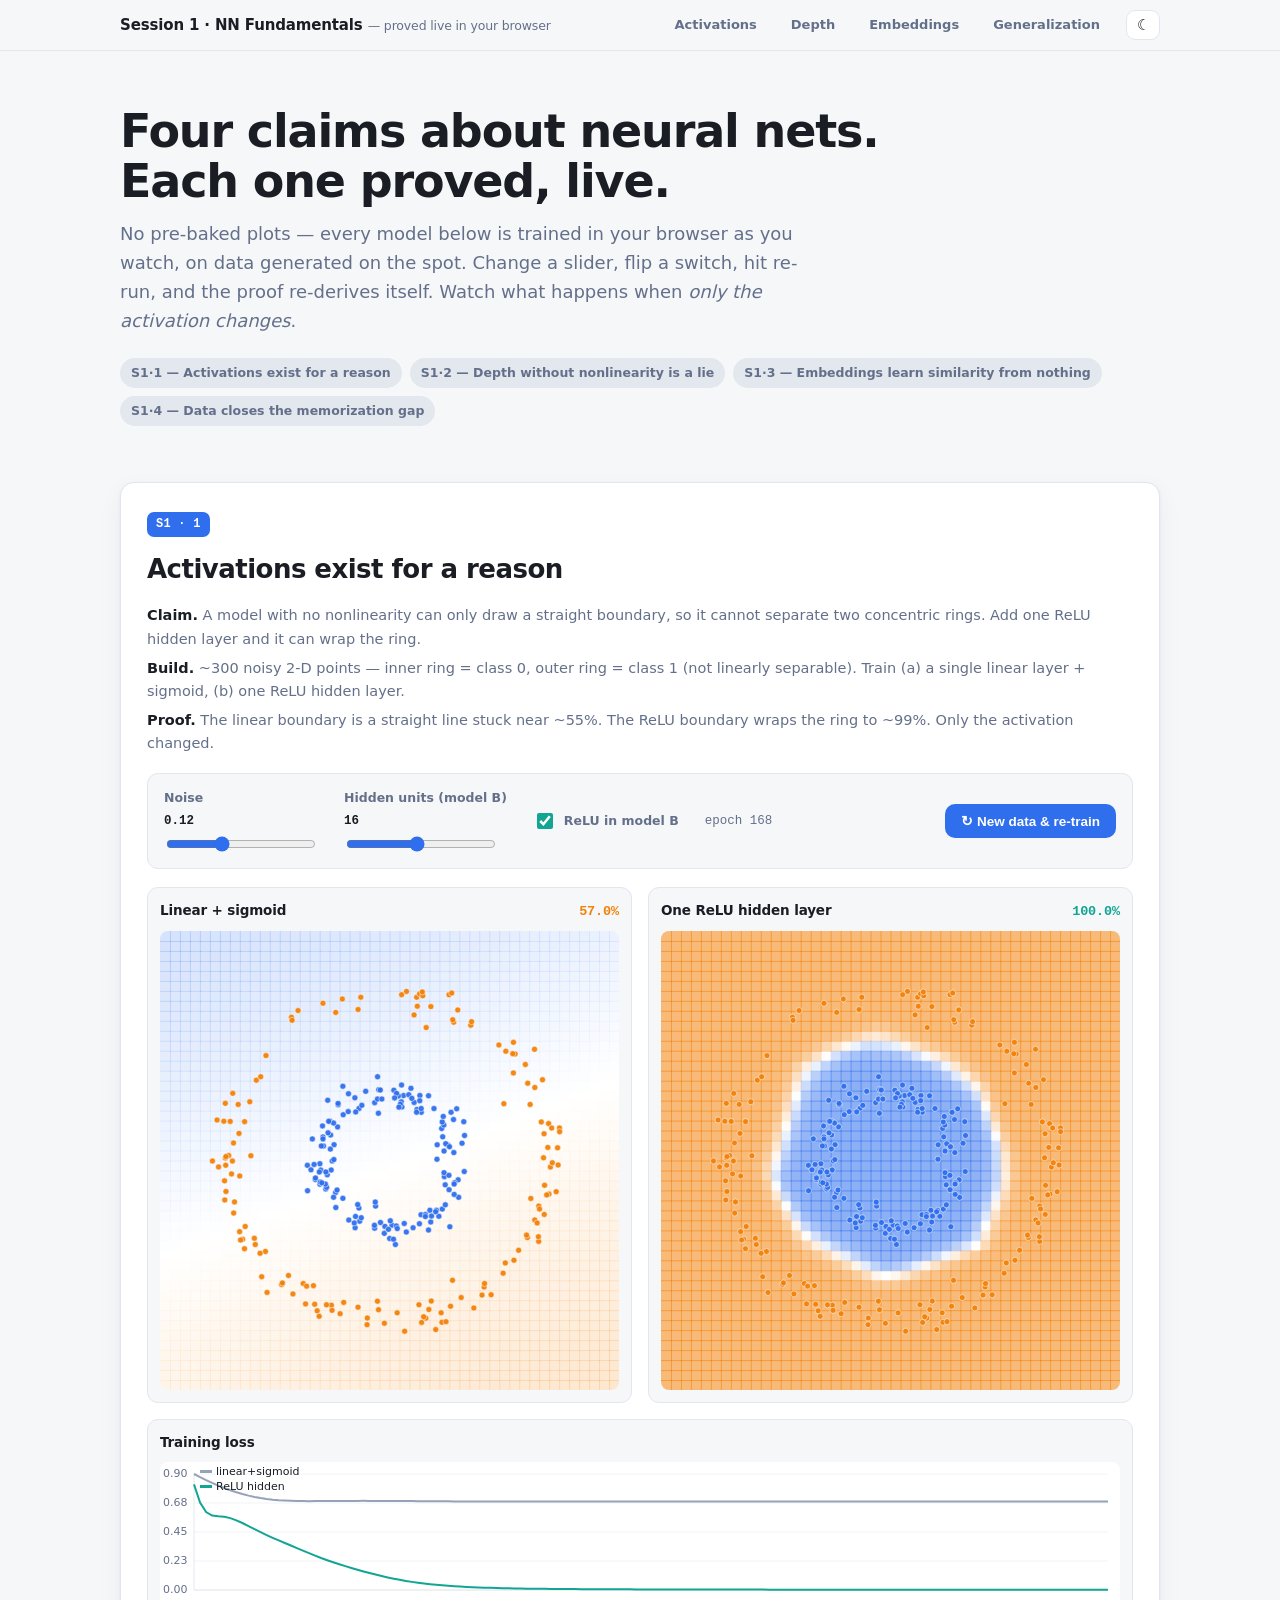
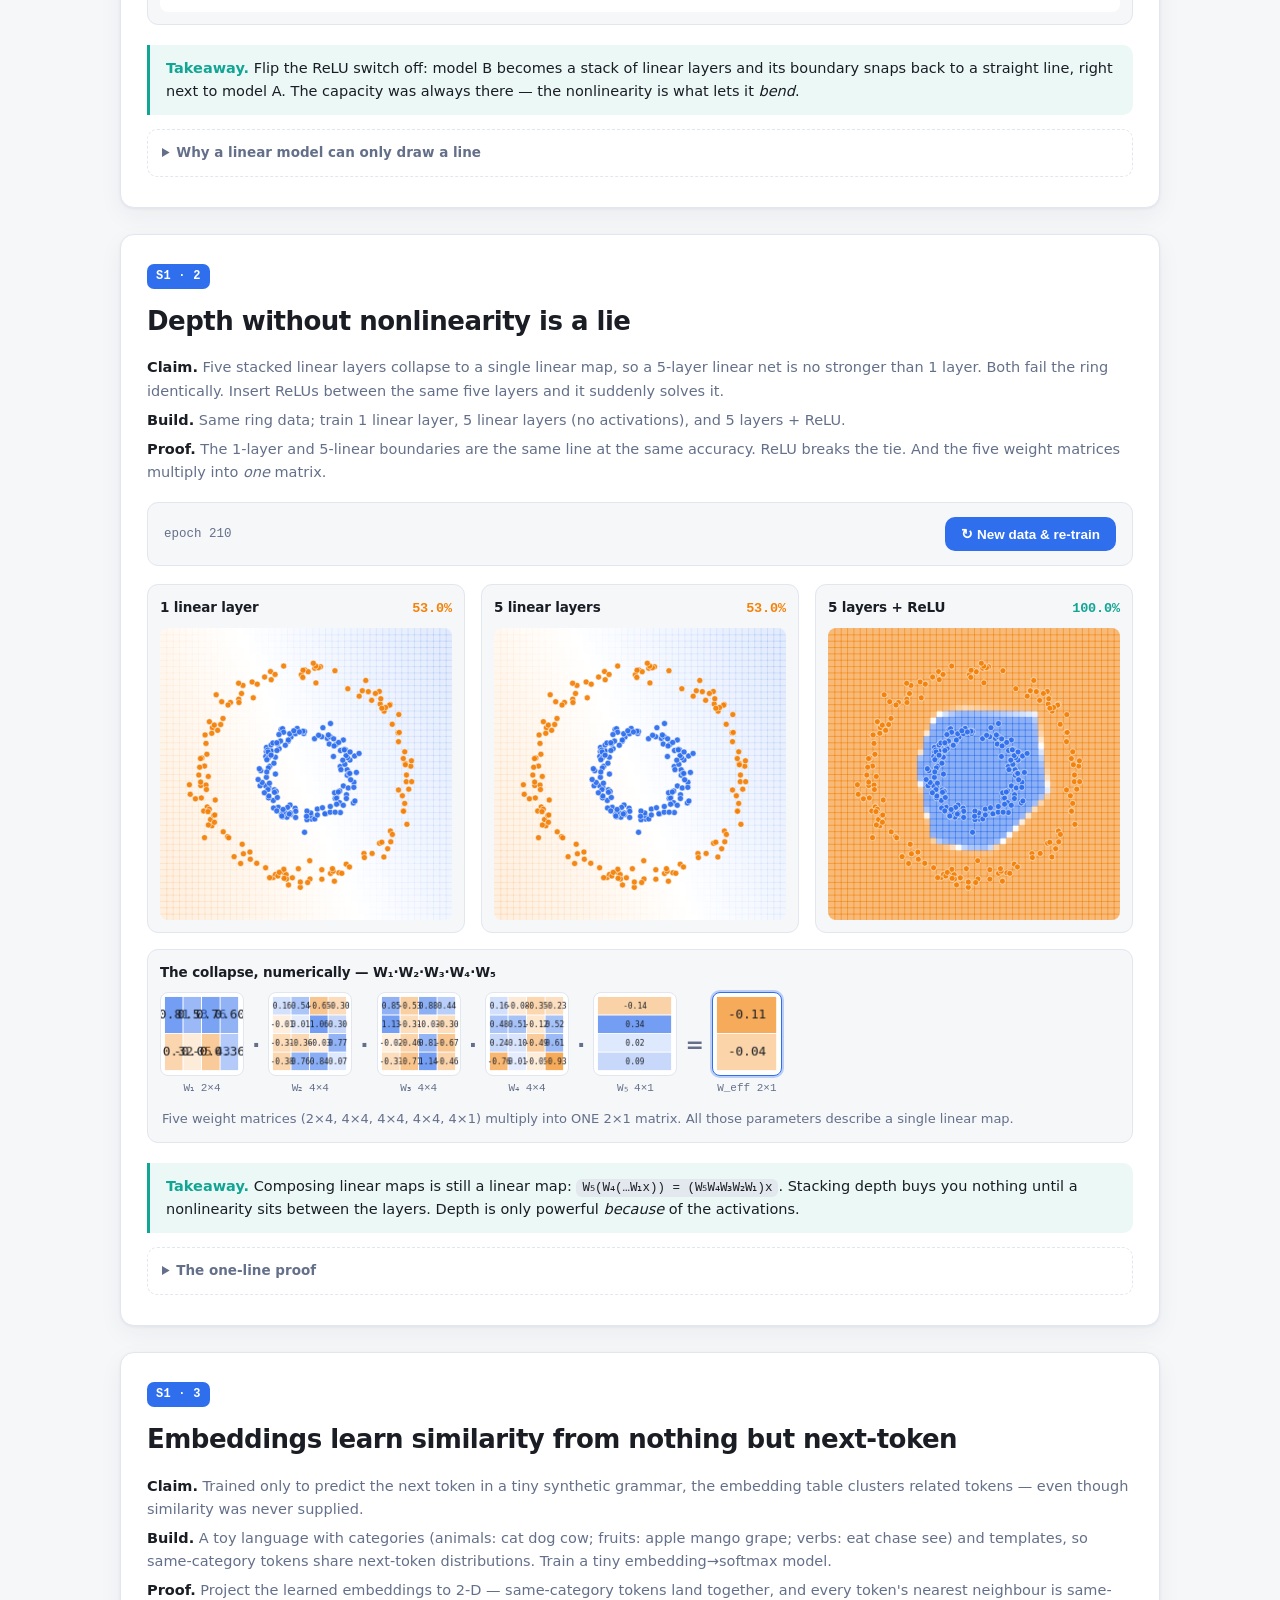
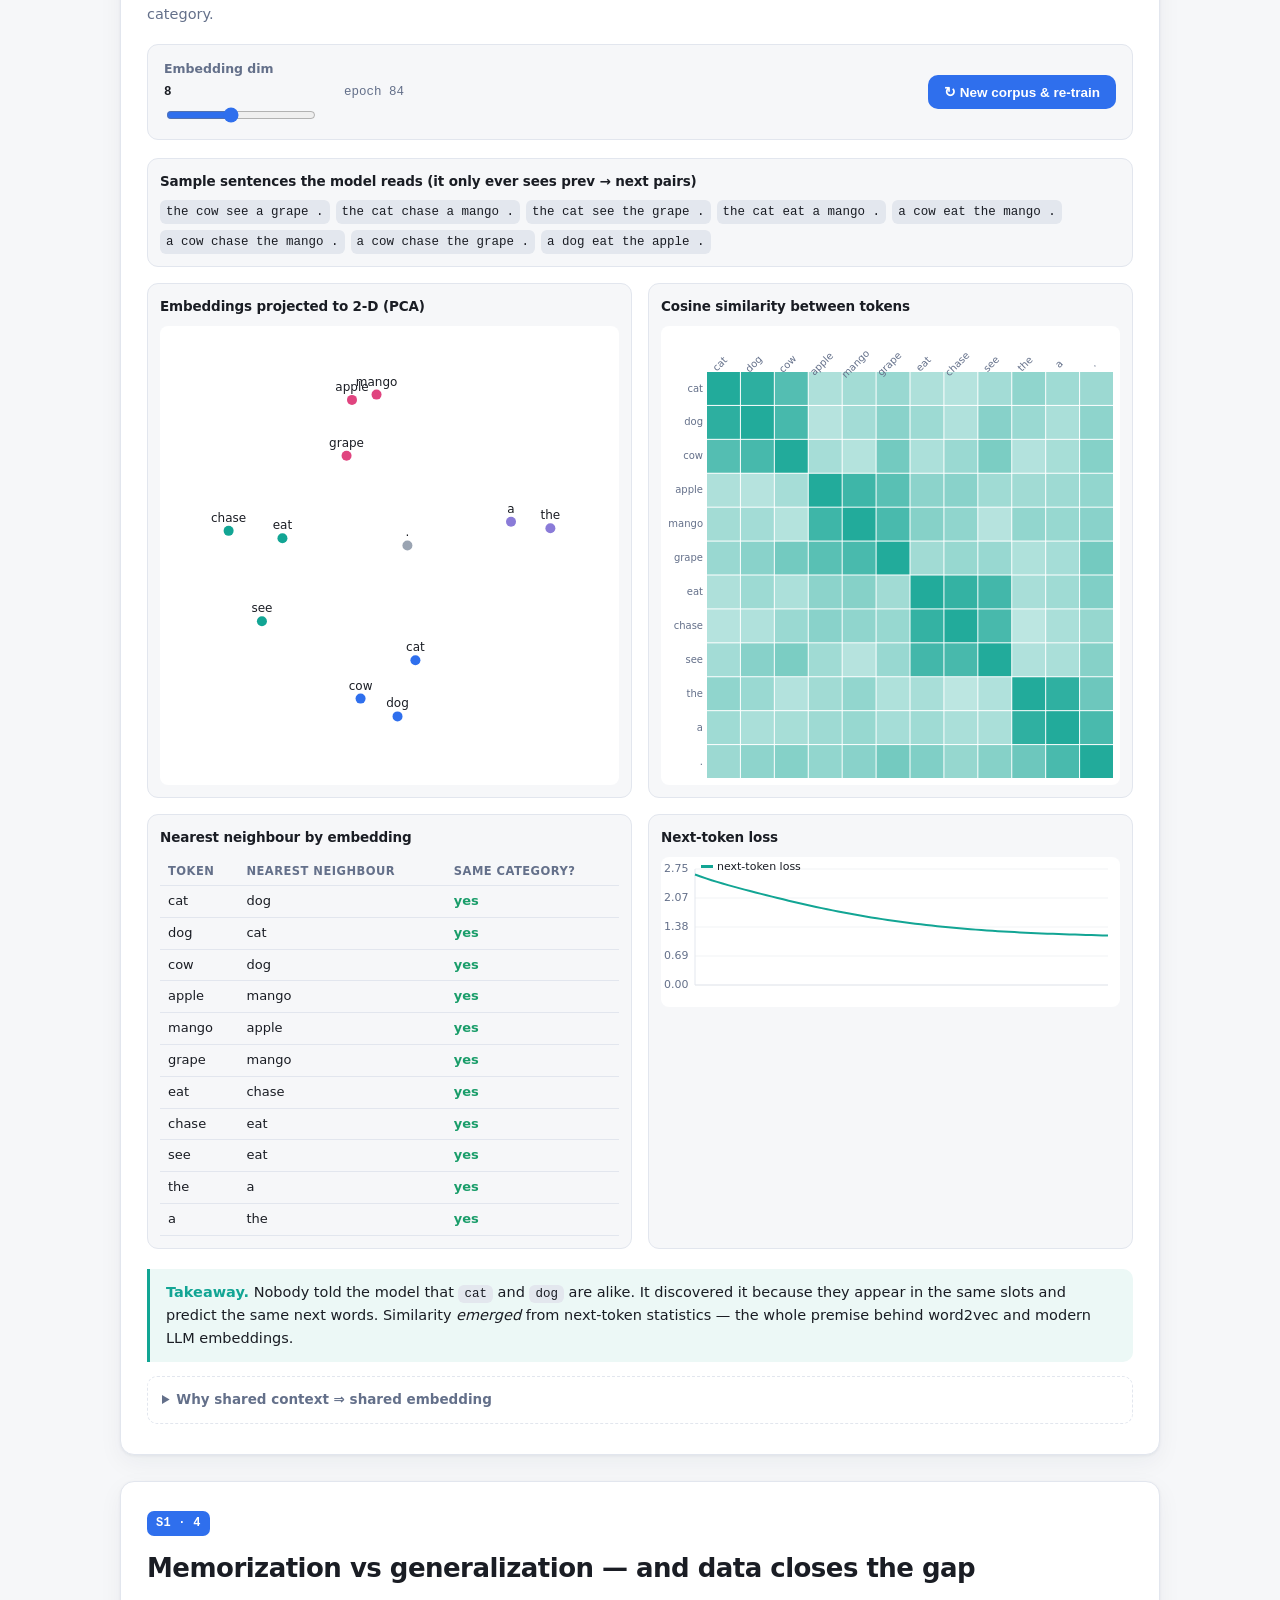
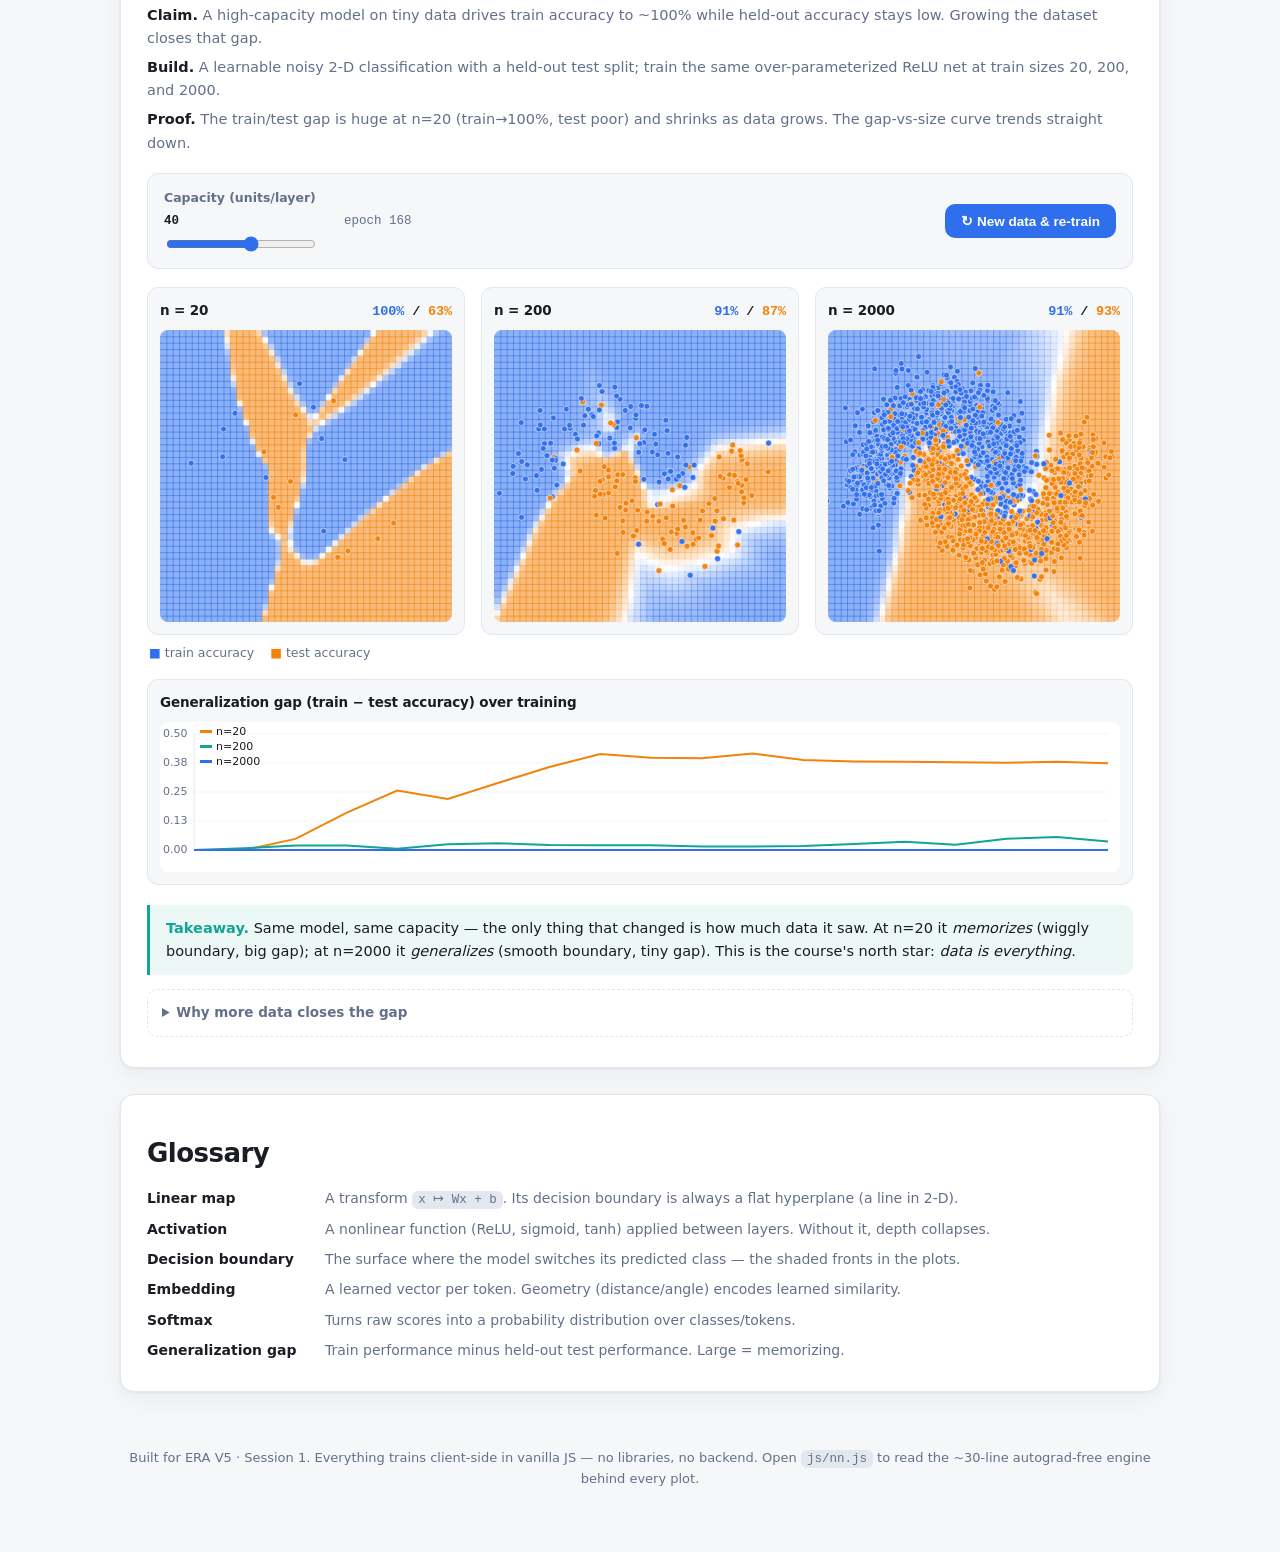
<file: session-1-assignments/index.html>
<!DOCTYPE html>
<html lang="en">
<head>
  <meta charset="utf-8" />
  <meta name="viewport" content="width=device-width, initial-scale=1" />
  <title>Session 1 · Neural Network Fundamentals — Interactive Proofs</title>
  <meta name="description" content="Four foundational deep-learning claims, each proved live in your browser: activations, depth, embeddings, and generalization." />
  <link rel="icon" href="data:image/svg+xml,<svg xmlns='http://www.w3.org/2000/svg' viewBox='0 0 100 100'><text y='.9em' font-size='90'>🧠</text></svg>" />
  <link rel="stylesheet" href="css/style.css" />
</head>
<body>
  <nav class="nav">
    <div class="nav-inner">
      <div class="brand">Session 1 · NN Fundamentals <small>— proved live in your browser</small></div>
      <a class="jump" href="#s1">Activations</a>
      <a class="jump" href="#s2">Depth</a>
      <a class="jump" href="#s3">Embeddings</a>
      <a class="jump" href="#s4">Generalization</a>
      <button id="theme-btn" title="Toggle theme">☾</button>
    </div>
  </nav>

  <div class="wrap">
    <header class="hero">
      <h1>Four claims about neural nets.<br />Each one proved, live.</h1>
      <p class="lede">No pre-baked plots — every model below is trained in your browser as you watch,
        on data generated on the spot. Change a slider, flip a switch, hit re-run, and the proof
        re-derives itself. Watch what happens when <em>only the activation changes</em>.</p>
      <div class="pillrow">
        <a class="pill" href="#s1">S1·1 — Activations exist for a reason</a>
        <a class="pill" href="#s2">S1·2 — Depth without nonlinearity is a lie</a>
        <a class="pill" href="#s3">S1·3 — Embeddings learn similarity from nothing</a>
        <a class="pill" href="#s4">S1·4 — Data closes the memorization gap</a>
      </div>
    </header>

    <!-- ============================ S1-1 ============================ -->
    <section class="demo" id="s1">
      <span class="tag">S1 · 1</span>
      <h2>Activations exist for a reason</h2>
      <div class="cbp">
        <div><b>Claim.</b> <span>A model with no nonlinearity can only draw a straight boundary, so it cannot separate two concentric rings. Add one ReLU hidden layer and it can wrap the ring.</span></div>
        <div><b>Build.</b> <span>~300 noisy 2-D points — inner ring = class 0, outer ring = class 1 (not linearly separable). Train (a) a single linear layer + sigmoid, (b) one ReLU hidden layer.</span></div>
        <div><b>Proof.</b> <span>The linear boundary is a straight line stuck near ~55%. The ReLU boundary wraps the ring to ~99%. Only the activation changed.</span></div>
      </div>

      <div class="controls">
        <label class="ctrl">Noise <span class="v" id="s1-noise-val">0.12</span>
          <input type="range" id="s1-noise" min="0.02" max="0.30" step="0.01" value="0.12" /></label>
        <label class="ctrl">Hidden units (model B) <span class="v" id="s1-hidden-val">16</span>
          <input type="range" id="s1-hidden" min="2" max="32" step="1" value="16" /></label>
        <label class="ctrl switch"><input type="checkbox" id="s1-relu-toggle" checked /> ReLU in model B</label>
        <span class="epoch">epoch <span id="s1-epoch">0</span></span>
        <button class="run" id="s1-run">↻ New data &amp; re-train</button>
      </div>

      <div class="grid2">
        <div class="card">
          <h4>Linear + sigmoid <span class="metric orange" id="s1-lin-acc">—</span></h4>
          <canvas class="sq" id="s1-lin"></canvas>
        </div>
        <div class="card">
          <h4><span id="s1-relu-title">One ReLU hidden layer</span> <span class="metric teal" id="s1-relu-acc">—</span></h4>
          <canvas class="sq" id="s1-relu"></canvas>
        </div>
      </div>
      <div class="card" style="margin-top:16px">
        <h4>Training loss</h4>
        <canvas class="wide" id="s1-loss"></canvas>
      </div>

      <div class="takeaway"><b>Takeaway.</b> Flip the ReLU switch off: model B becomes a stack of linear layers and its boundary snaps back to a straight line, right next to model A. The capacity was always there — the nonlinearity is what lets it <em>bend</em>.</div>
      <details class="math"><summary>Why a linear model can only draw a line</summary>
        <p>A linear layer computes <code>z = w·x + b</code>. Its decision boundary is the set where
        <code>z = 0</code> — a single hyperplane (a straight line in 2-D). A closed ring boundary
        is not a line, so no single hyperplane can separate inside from outside. A ReLU hidden layer
        gives you a sum of many "hinges" (<code>max(0, wᵢ·x + bᵢ)</code>) that can be composed into a
        curved, closed region.</p>
      </details>
    </section>

    <!-- ============================ S1-2 ============================ -->
    <section class="demo" id="s2">
      <span class="tag">S1 · 2</span>
      <h2>Depth without nonlinearity is a lie</h2>
      <div class="cbp">
        <div><b>Claim.</b> <span>Five stacked linear layers collapse to a single linear map, so a 5-layer linear net is no stronger than 1 layer. Both fail the ring identically. Insert ReLUs between the same five layers and it suddenly solves it.</span></div>
        <div><b>Build.</b> <span>Same ring data; train 1 linear layer, 5 linear layers (no activations), and 5 layers + ReLU.</span></div>
        <div><b>Proof.</b> <span>The 1-layer and 5-linear boundaries are the same line at the same accuracy. ReLU breaks the tie. And the five weight matrices multiply into <em>one</em> matrix.</span></div>
      </div>

      <div class="controls">
        <span class="epoch">epoch <span id="s2-epoch">0</span></span>
        <button class="run" id="s2-run">↻ New data &amp; re-train</button>
      </div>

      <div class="grid3">
        <div class="card">
          <h4>1 linear layer <span class="metric orange" id="s2-lin1-acc">—</span></h4>
          <canvas class="sq" id="s2-lin1"></canvas>
        </div>
        <div class="card">
          <h4>5 linear layers <span class="metric orange" id="s2-lin5-acc">—</span></h4>
          <canvas class="sq" id="s2-lin5"></canvas>
        </div>
        <div class="card">
          <h4>5 layers + ReLU <span class="metric teal" id="s2-relu5-acc">—</span></h4>
          <canvas class="sq" id="s2-relu5"></canvas>
        </div>
      </div>

      <div class="card" style="margin-top:16px">
        <h4>The collapse, numerically — W₁·W₂·W₃·W₄·W₅</h4>
        <div class="matstrip">
          <div class="matbox"><canvas id="s2-w0"></canvas><small>W₁ 2×4</small></div>
          <span class="op">·</span>
          <div class="matbox"><canvas id="s2-w1"></canvas><small>W₂ 4×4</small></div>
          <span class="op">·</span>
          <div class="matbox"><canvas id="s2-w2"></canvas><small>W₃ 4×4</small></div>
          <span class="op">·</span>
          <div class="matbox"><canvas id="s2-w3"></canvas><small>W₄ 4×4</small></div>
          <span class="op">·</span>
          <div class="matbox"><canvas id="s2-w4"></canvas><small>W₅ 4×1</small></div>
          <span class="op">=</span>
          <div class="matbox eff"><canvas id="s2-weff"></canvas><small>W_eff 2×1</small></div>
        </div>
        <p id="s2-eff-note" style="color:var(--muted);font-size:13px;margin:12px 2px 0"></p>
      </div>

      <div class="takeaway"><b>Takeaway.</b> Composing linear maps is still a linear map: <code>W₅(W₄(…W₁x)) = (W₅W₄W₃W₂W₁)x</code>. Stacking depth buys you nothing until a nonlinearity sits between the layers. Depth is only powerful <em>because</em> of the activations.</div>
      <details class="math"><summary>The one-line proof</summary>
        <p>Let each layer be <code>hᵢ = Wᵢ hᵢ₋₁ + bᵢ</code> with no activation. Substituting repeatedly,
        the output is <code>W_eff x + b_eff</code> where <code>W_eff = W₅W₄W₃W₂W₁</code> — a single
        matrix, shown above. Any number of linear layers is <em>exactly</em> one linear layer, so it
        can never beat the 1-layer model.</p>
      </details>
    </section>

    <!-- ============================ S1-3 ============================ -->
    <section class="demo" id="s3">
      <span class="tag">S1 · 3</span>
      <h2>Embeddings learn similarity from nothing but next-token</h2>
      <div class="cbp">
        <div><b>Claim.</b> <span>Trained only to predict the next token in a tiny synthetic grammar, the embedding table clusters related tokens — even though similarity was never supplied.</span></div>
        <div><b>Build.</b> <span>A toy language with categories (animals: cat dog cow; fruits: apple mango grape; verbs: eat chase see) and templates, so same-category tokens share next-token distributions. Train a tiny embedding→softmax model.</span></div>
        <div><b>Proof.</b> <span>Project the learned embeddings to 2-D — same-category tokens land together, and every token's nearest neighbour is same-category.</span></div>
      </div>

      <div class="controls">
        <label class="ctrl">Embedding dim <span class="v" id="s3-dim-val">8</span>
          <input type="range" id="s3-dim" min="2" max="16" step="1" value="8" /></label>
        <span class="epoch">epoch <span id="s3-epoch">0</span></span>
        <button class="run" id="s3-run">↻ New corpus &amp; re-train</button>
      </div>

      <div class="card" style="margin-bottom:16px">
        <h4>Sample sentences the model reads (it only ever sees prev → next pairs)</h4>
        <div class="sentences" id="s3-sentences"></div>
      </div>

      <div class="grid2">
        <div class="card">
          <h4>Embeddings projected to 2-D (PCA)</h4>
          <canvas class="sq" id="s3-embed"></canvas>
        </div>
        <div class="card">
          <h4>Cosine similarity between tokens</h4>
          <canvas class="sq" id="s3-heat"></canvas>
        </div>
      </div>
      <div class="grid2" style="margin-top:16px">
        <div class="card">
          <h4>Nearest neighbour by embedding</h4>
          <table class="nn" id="s3-nn"></table>
        </div>
        <div class="card">
          <h4>Next-token loss</h4>
          <canvas class="wide" id="s3-loss"></canvas>
        </div>
      </div>

      <div class="takeaway"><b>Takeaway.</b> Nobody told the model that <code>cat</code> and <code>dog</code> are alike. It discovered it because they appear in the same slots and predict the same next words. Similarity <em>emerged</em> from next-token statistics — the whole premise behind word2vec and modern LLM embeddings.</div>
      <details class="math"><summary>Why shared context ⇒ shared embedding</summary>
        <p>The model turns a token into logits via <code>logits = E[token]·W + b</code>. Two tokens that
        must produce the same next-token distribution need to land on nearly the same logits, which
        pushes their embedding rows <code>E[·]</code> toward each other. Distributional similarity in,
        geometric similarity out.</p>
      </details>
    </section>

    <!-- ============================ S1-4 ============================ -->
    <section class="demo" id="s4">
      <span class="tag">S1 · 4</span>
      <h2>Memorization vs generalization — and data closes the gap</h2>
      <div class="cbp">
        <div><b>Claim.</b> <span>A high-capacity model on tiny data drives train accuracy to ~100% while held-out accuracy stays low. Growing the dataset closes that gap.</span></div>
        <div><b>Build.</b> <span>A learnable noisy 2-D classification with a held-out test split; train the same over-parameterized ReLU net at train sizes 20, 200, and 2000.</span></div>
        <div><b>Proof.</b> <span>The train/test gap is huge at n=20 (train→100%, test poor) and shrinks as data grows. The gap-vs-size curve trends straight down.</span></div>
      </div>

      <div class="controls">
        <label class="ctrl">Capacity (units/layer) <span class="v" id="s4-hidden-val">40</span>
          <input type="range" id="s4-hidden" min="8" max="64" step="4" value="40" /></label>
        <span class="epoch">epoch <span id="s4-epoch">0</span></span>
        <button class="run" id="s4-run">↻ New data &amp; re-train</button>
      </div>

      <div class="grid3">
        <div class="card">
          <h4>n = 20 <span class="metric"><span class="metric blue" id="s4-20-tr">—</span> / <span class="metric orange" id="s4-20-te">—</span></span></h4>
          <canvas class="sq" id="s4-b20"></canvas>
        </div>
        <div class="card">
          <h4>n = 200 <span class="metric"><span class="metric blue" id="s4-200-tr">—</span> / <span class="metric orange" id="s4-200-te">—</span></span></h4>
          <canvas class="sq" id="s4-b200"></canvas>
        </div>
        <div class="card">
          <h4>n = 2000 <span class="metric"><span class="metric blue" id="s4-2000-tr">—</span> / <span class="metric orange" id="s4-2000-te">—</span></span></h4>
          <canvas class="sq" id="s4-b2000"></canvas>
        </div>
      </div>
      <p style="color:var(--muted);font-size:12.5px;margin:8px 2px 0"><span style="color:var(--accent);font-weight:700">■</span> train accuracy &nbsp;&nbsp; <span style="color:var(--warn);font-weight:700">■</span> test accuracy</p>

      <div class="card" style="margin-top:16px">
        <h4>Generalization gap (train − test accuracy) over training</h4>
        <canvas class="wide" id="s4-gap"></canvas>
      </div>

      <div class="takeaway"><b>Takeaway.</b> Same model, same capacity — the only thing that changed is how much data it saw. At n=20 it <em>memorizes</em> (wiggly boundary, big gap); at n=2000 it <em>generalizes</em> (smooth boundary, tiny gap). This is the course's north star: <em>data is everything</em>.</div>
      <details class="math"><summary>Why more data closes the gap</summary>
        <p>An over-parameterized net can fit any labelling of a tiny set, including its noise, so
        train accuracy hits 100% while the boundary contorts around individual points — that contortion
        doesn't match unseen data, so test accuracy lags. More samples constrain the boundary toward the
        true structure, shrinking the train−test gap. Capacity enables memorization; data forces
        generalization.</p>
      </details>
    </section>

    <!-- ============================ glossary ============================ -->
    <section class="demo glossary">
      <h2>Glossary</h2>
      <dl>
        <dt>Linear map</dt><dd>A transform <code>x ↦ Wx + b</code>. Its decision boundary is always a flat hyperplane (a line in 2-D).</dd>
        <dt>Activation</dt><dd>A nonlinear function (ReLU, sigmoid, tanh) applied between layers. Without it, depth collapses.</dd>
        <dt>Decision boundary</dt><dd>The surface where the model switches its predicted class — the shaded fronts in the plots.</dd>
        <dt>Embedding</dt><dd>A learned vector per token. Geometry (distance/angle) encodes learned similarity.</dd>
        <dt>Softmax</dt><dd>Turns raw scores into a probability distribution over classes/tokens.</dd>
        <dt>Generalization gap</dt><dd>Train performance minus held-out test performance. Large = memorizing.</dd>
      </dl>
    </section>

    <footer>
      Built for ERA V5 · Session 1. Everything trains client-side in vanilla JS — no libraries, no backend.
      Open <code>js/nn.js</code> to read the ~30-line autograd-free engine behind every plot.
    </footer>
  </div>

  <script src="js/nn.js"></script>
  <script src="js/data.js"></script>
  <script src="js/plot.js"></script>
  <script src="js/demos.js"></script>
</body>
</html>
</file>
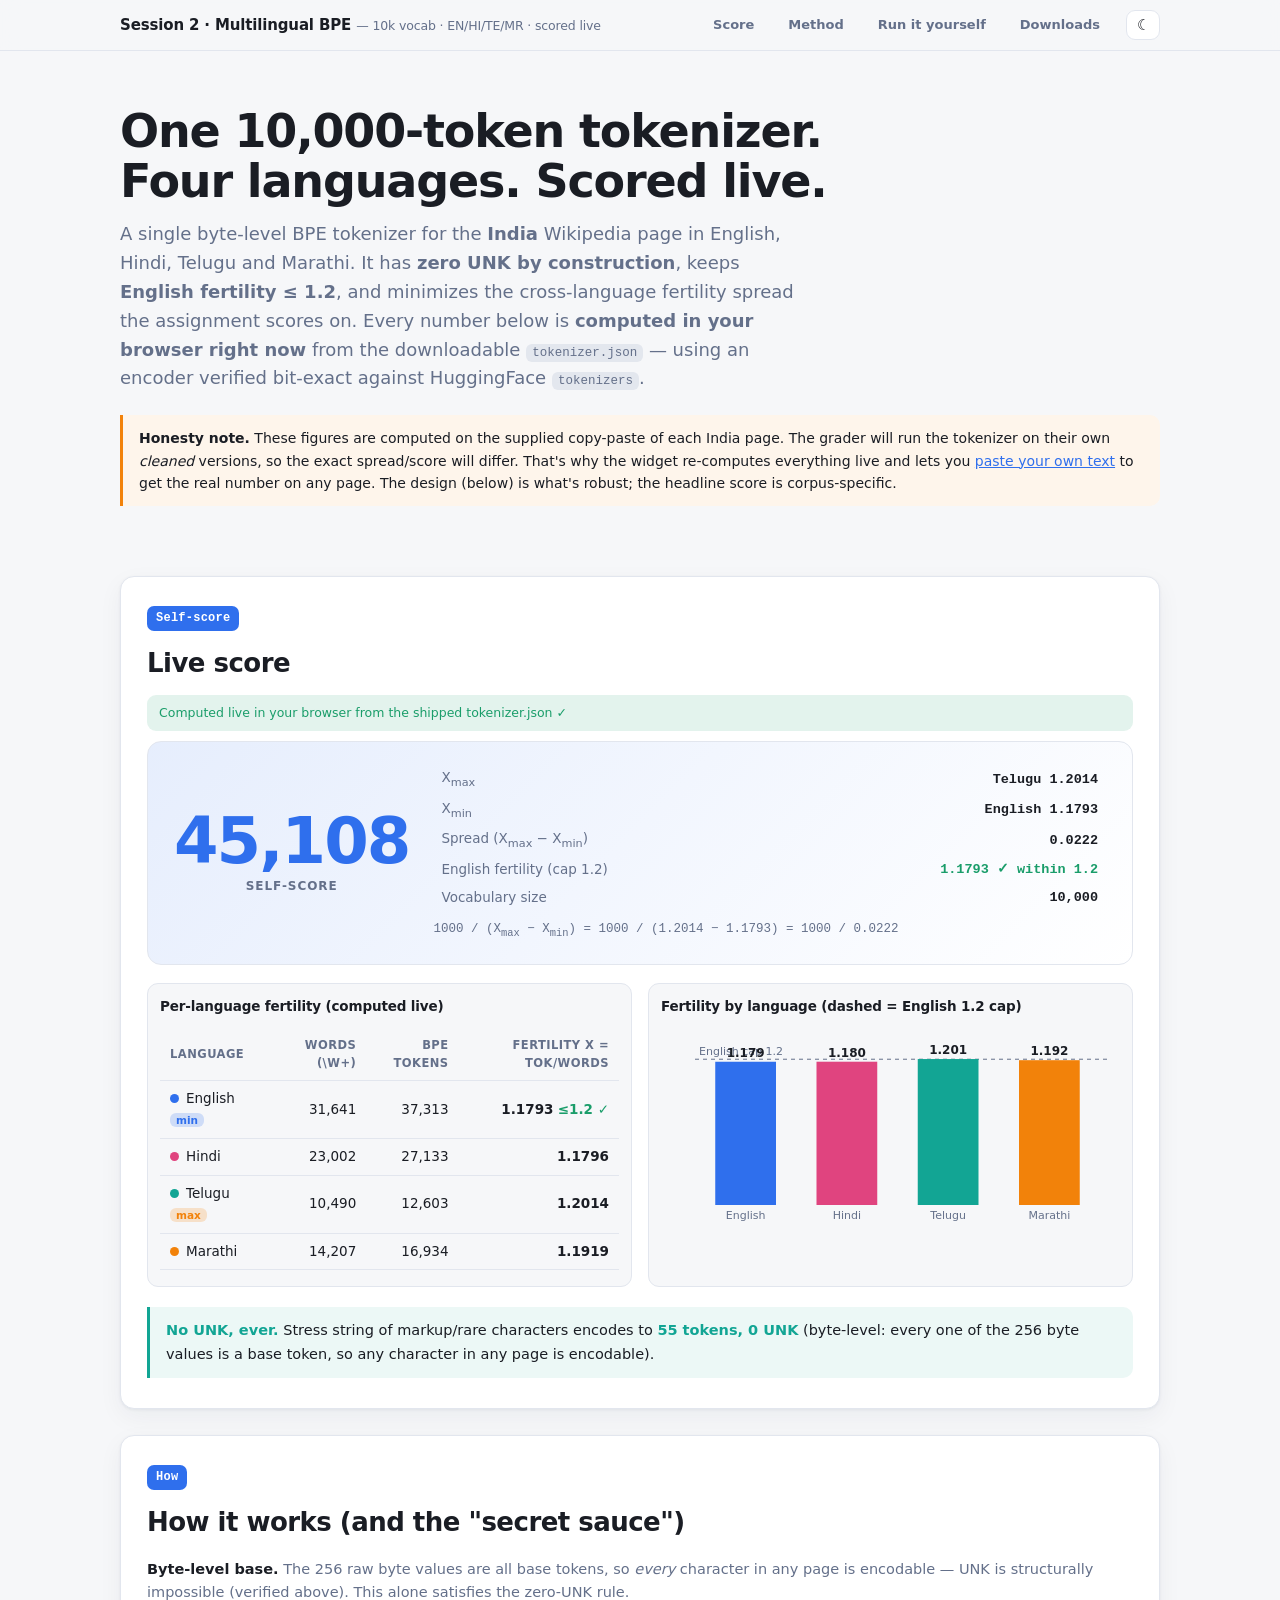
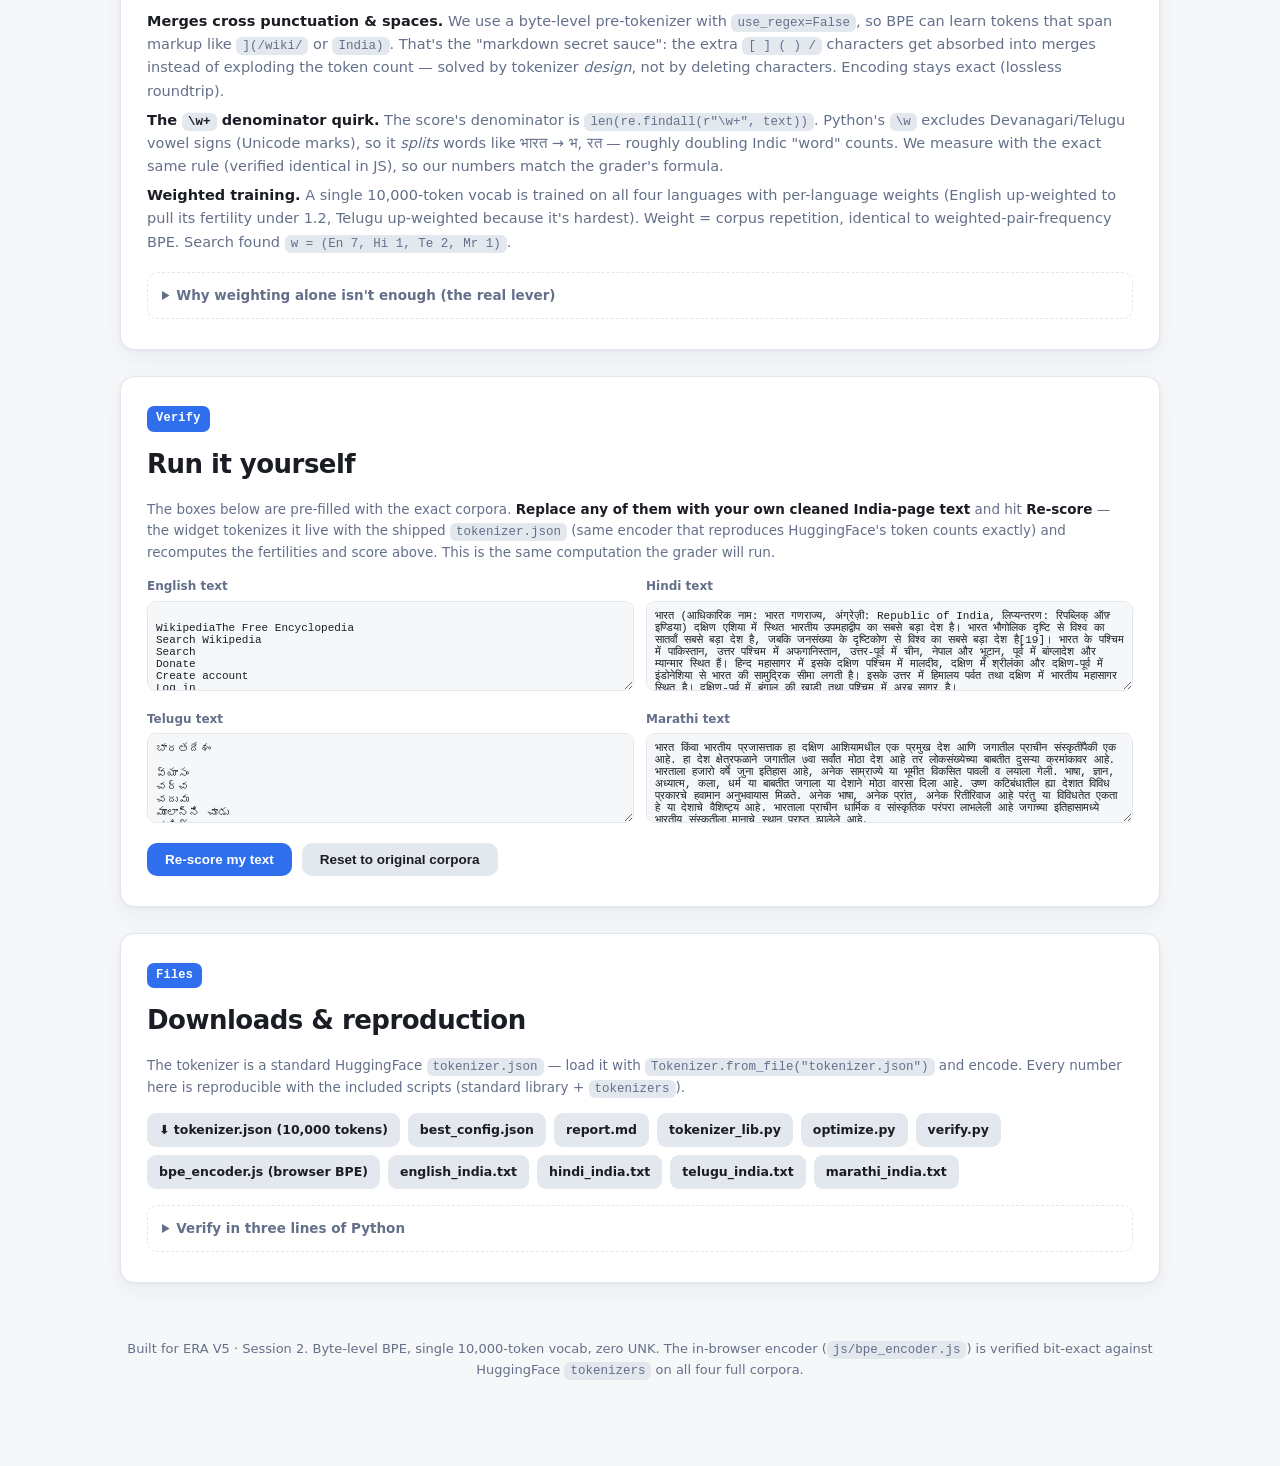
<file: session-2-assignments/index.html>
<!DOCTYPE html>
<html lang="en">
<head>
  <meta charset="utf-8" />
  <meta name="viewport" content="width=device-width, initial-scale=1" />
  <title>Session 2 · Multilingual BPE Tokenizer — India (EN/HI/TE/MR)</title>
  <meta name="description" content="A single 10,000-token byte-level BPE tokenizer for the India Wikipedia page in English, Hindi, Telugu, Marathi. Zero UNK, English fertility ≤ 1.2, minimized spread — scored live in your browser." />
  <link rel="icon" href="data:image/svg+xml,<svg xmlns='http://www.w3.org/2000/svg' viewBox='0 0 100 100'><text y='.9em' font-size='90'>🔤</text></svg>" />
  <link rel="stylesheet" href="css/style.css" />
</head>
<body>
  <nav class="nav">
    <div class="nav-inner">
      <div class="brand">Session 2 · Multilingual BPE <small>— 10k vocab · EN/HI/TE/MR · scored live</small></div>
      <a class="jump" href="#score">Score</a>
      <a class="jump" href="#method">Method</a>
      <a class="jump" href="#live">Run it yourself</a>
      <a class="jump" href="#downloads">Downloads</a>
      <button id="theme-btn" title="Toggle theme">☾</button>
    </div>
  </nav>

  <div class="wrap">
    <header class="hero">
      <h1>One 10,000-token tokenizer.<br />Four languages. Scored live.</h1>
      <p class="lede">A single byte-level BPE tokenizer for the <b>India</b> Wikipedia page in
        English, Hindi, Telugu and Marathi. It has <b>zero UNK by construction</b>, keeps
        <b>English fertility ≤ 1.2</b>, and minimizes the cross-language fertility spread the
        assignment scores on. Every number below is <b>computed in your browser right now</b>
        from the downloadable <code>tokenizer.json</code> — using an encoder verified
        bit-exact against HuggingFace <code>tokenizers</code>.</p>
      <div class="warnbox">
        <b>Honesty note.</b> These figures are computed on the supplied copy-paste of each
        India page. The grader will run the tokenizer on their own <em>cleaned</em> versions,
        so the exact spread/score will differ. That's why the widget re-computes everything
        live and lets you <a href="#live">paste your own text</a> to get the real number on
        any page. The design (below) is what's robust; the headline score is corpus-specific.
      </div>
    </header>

    <!-- ===================== SCORE ===================== -->
    <section class="demo" id="score">
      <span class="tag">Self-score</span>
      <h2>Live score</h2>
      <div id="live-status" class="live-status">Loading…</div>
      <div class="scorecard">
        <div class="scorebig">
          <div class="num" id="score-value">—</div>
          <div class="lbl">self-score</div>
        </div>
        <div class="scoremeta">
          <table>
            <tr><td>X<sub>max</sub></td><td id="score-max">—</td></tr>
            <tr><td>X<sub>min</sub></td><td id="score-min">—</td></tr>
            <tr><td>Spread (X<sub>max</sub> − X<sub>min</sub>)</td><td id="score-spread">—</td></tr>
            <tr><td>English fertility (cap 1.2)</td><td id="score-en">—</td></tr>
            <tr><td>Vocabulary size</td><td id="vocab-size">—</td></tr>
          </table>
          <div class="formula" id="score-formula"></div>
        </div>
      </div>

      <div class="grid2" style="margin-top:18px">
        <div class="card">
          <h4>Per-language fertility (computed live)</h4>
          <div class="tablewrap"><table class="datatable" id="opt-table"></table></div>
        </div>
        <div class="card chartcard">
          <h4>Fertility by language (dashed = English 1.2 cap)</h4>
          <canvas id="fert-bars"></canvas>
        </div>
      </div>
      <div class="takeaway"><b>No UNK, ever.</b> <span id="unk-proof">—</span></div>
    </section>

    <!-- ===================== METHOD ===================== -->
    <section class="demo" id="method">
      <span class="tag">How</span>
      <h2>How it works (and the "secret sauce")</h2>
      <div class="cbp">
        <div><b>Byte-level base.</b> <span>The 256 raw byte values are all base tokens, so
          <em>every</em> character in any page is encodable — UNK is structurally impossible
          (verified above). This alone satisfies the zero-UNK rule.</span></div>
        <div><b>Merges cross punctuation &amp; spaces.</b> <span>We use a byte-level pre-tokenizer
          with <code>use_regex=False</code>, so BPE can learn tokens that span markup like
          <code>](/wiki/</code> or <code>India)</code>. That's the "markdown secret sauce":
          the extra <code>[ ] ( ) /</code> characters get absorbed into merges instead of
          exploding the token count — solved by tokenizer <em>design</em>, not by deleting
          characters. Encoding stays exact (lossless roundtrip).</span></div>
        <div><b>The <code>\w+</code> denominator quirk.</b> <span>The score's denominator is
          <code>len(re.findall(r"\w+", text))</code>. Python's <code>\w</code> excludes
          Devanagari/Telugu vowel signs (Unicode marks), so it <em>splits</em> words like
          भारत → भ, रत — roughly doubling Indic "word" counts. We measure with the exact same
          rule (verified identical in JS), so our numbers match the grader's formula.</span></div>
        <div><b>Weighted training.</b> <span>A single 10,000-token vocab is trained on all four
          languages with per-language weights (English up-weighted to pull its fertility under
          1.2, Telugu up-weighted because it's hardest). Weight = corpus repetition, identical
          to weighted-pair-frequency BPE. Search found <code>w = (En 7, Hi 1, Te 2, Mr 1)</code>.</span></div>
      </div>
      <details class="math"><summary>Why weighting alone isn't enough (the real lever)</summary>
        <p>With a standard GPT-2-style byte-level tokenizer (punctuation split into its own
        tokens), English fertility floors around 1.50 on this text and cannot reach 1.2 at
        any weighting — an English-only tokenizer using the whole 10k vocab still gives ~1.50,
        and even unlimited vocab floors at ~1.37, because commas/parens/periods each cost a
        token while <code>\w+</code> ignores them. The dominant lever is the
        <code>use_regex=False</code> pre-tokenizer that lets those punctuation characters
        merge into adjacent tokens. Language weighting is the fine-tuning on top that
        equalizes the four fertilities.</p>
      </details>
    </section>

    <!-- ===================== LIVE ===================== -->
    <section class="demo" id="live">
      <span class="tag">Verify</span>
      <h2>Run it yourself</h2>
      <p class="methodbox">The boxes below are pre-filled with the exact corpora. <b>Replace any
        of them with your own cleaned India-page text</b> and hit <b>Re-score</b> — the widget
        tokenizes it live with the shipped <code>tokenizer.json</code> (same encoder that
        reproduces HuggingFace's token counts exactly) and recomputes the fertilities and score
        above. This is the same computation the grader will run.</p>
      <div class="pastegrid">
        <div><label>English text</label><textarea id="paste-en"></textarea></div>
        <div><label>Hindi text</label><textarea id="paste-hi"></textarea></div>
        <div><label>Telugu text</label><textarea id="paste-te"></textarea></div>
        <div><label>Marathi text</label><textarea id="paste-mr"></textarea></div>
      </div>
      <div class="btnrow">
        <button class="primary" id="rescore-btn">Re-score my text</button>
        <button class="ghost" id="reset-btn">Reset to original corpora</button>
      </div>
    </section>

    <!-- ===================== DOWNLOADS ===================== -->
    <section class="demo" id="downloads">
      <span class="tag">Files</span>
      <h2>Downloads &amp; reproduction</h2>
      <p class="methodbox">The tokenizer is a standard HuggingFace <code>tokenizer.json</code> —
        load it with <code>Tokenizer.from_file("tokenizer.json")</code> and encode. Every number
        here is reproducible with the included scripts (standard library + <code>tokenizers</code>).</p>
      <div class="downloads">
        <a href="artifacts/tokenizer.json" download>⬇ tokenizer.json (10,000 tokens)</a>
        <a href="artifacts/best_config.json" download>best_config.json</a>
        <a href="report.md" download>report.md</a>
        <a href="scripts/tokenizer_lib.py" download>tokenizer_lib.py</a>
        <a href="scripts/optimize.py" download>optimize.py</a>
        <a href="scripts/verify.py" download>verify.py</a>
        <a href="js/bpe_encoder.js" download>bpe_encoder.js (browser BPE)</a>
        <a href="data/english_india.txt" download>english_india.txt</a>
        <a href="data/hindi_india.txt" download>hindi_india.txt</a>
        <a href="data/telugu_india.txt" download>telugu_india.txt</a>
        <a href="data/marathi_india.txt" download>marathi_india.txt</a>
      </div>
      <details class="math" style="margin-top:16px"><summary>Verify in three lines of Python</summary>
        <p style="font-family:var(--mono);font-size:12px;white-space:pre-wrap">from tokenizers import Tokenizer; import re
tok = Tokenizer.from_file("tokenizer.json")
text = open("english_india.txt", encoding="utf-8").read()
print(len(tok.encode(text).ids) / len(re.findall(r"\w+", text)))   # -> English fertility</p>
      </details>
    </section>

    <footer>
      Built for ERA V5 · Session 2. Byte-level BPE, single 10,000-token vocab, zero UNK.
      The in-browser encoder (<code>js/bpe_encoder.js</code>) is verified bit-exact against
      HuggingFace <code>tokenizers</code> on all four full corpora.
    </footer>
  </div>

  <script src="js/opt_data.js"></script>
  <script src="js/bpe_encoder.js"></script>
  <script src="js/widget2.js"></script>
</body>
</html>
</file>
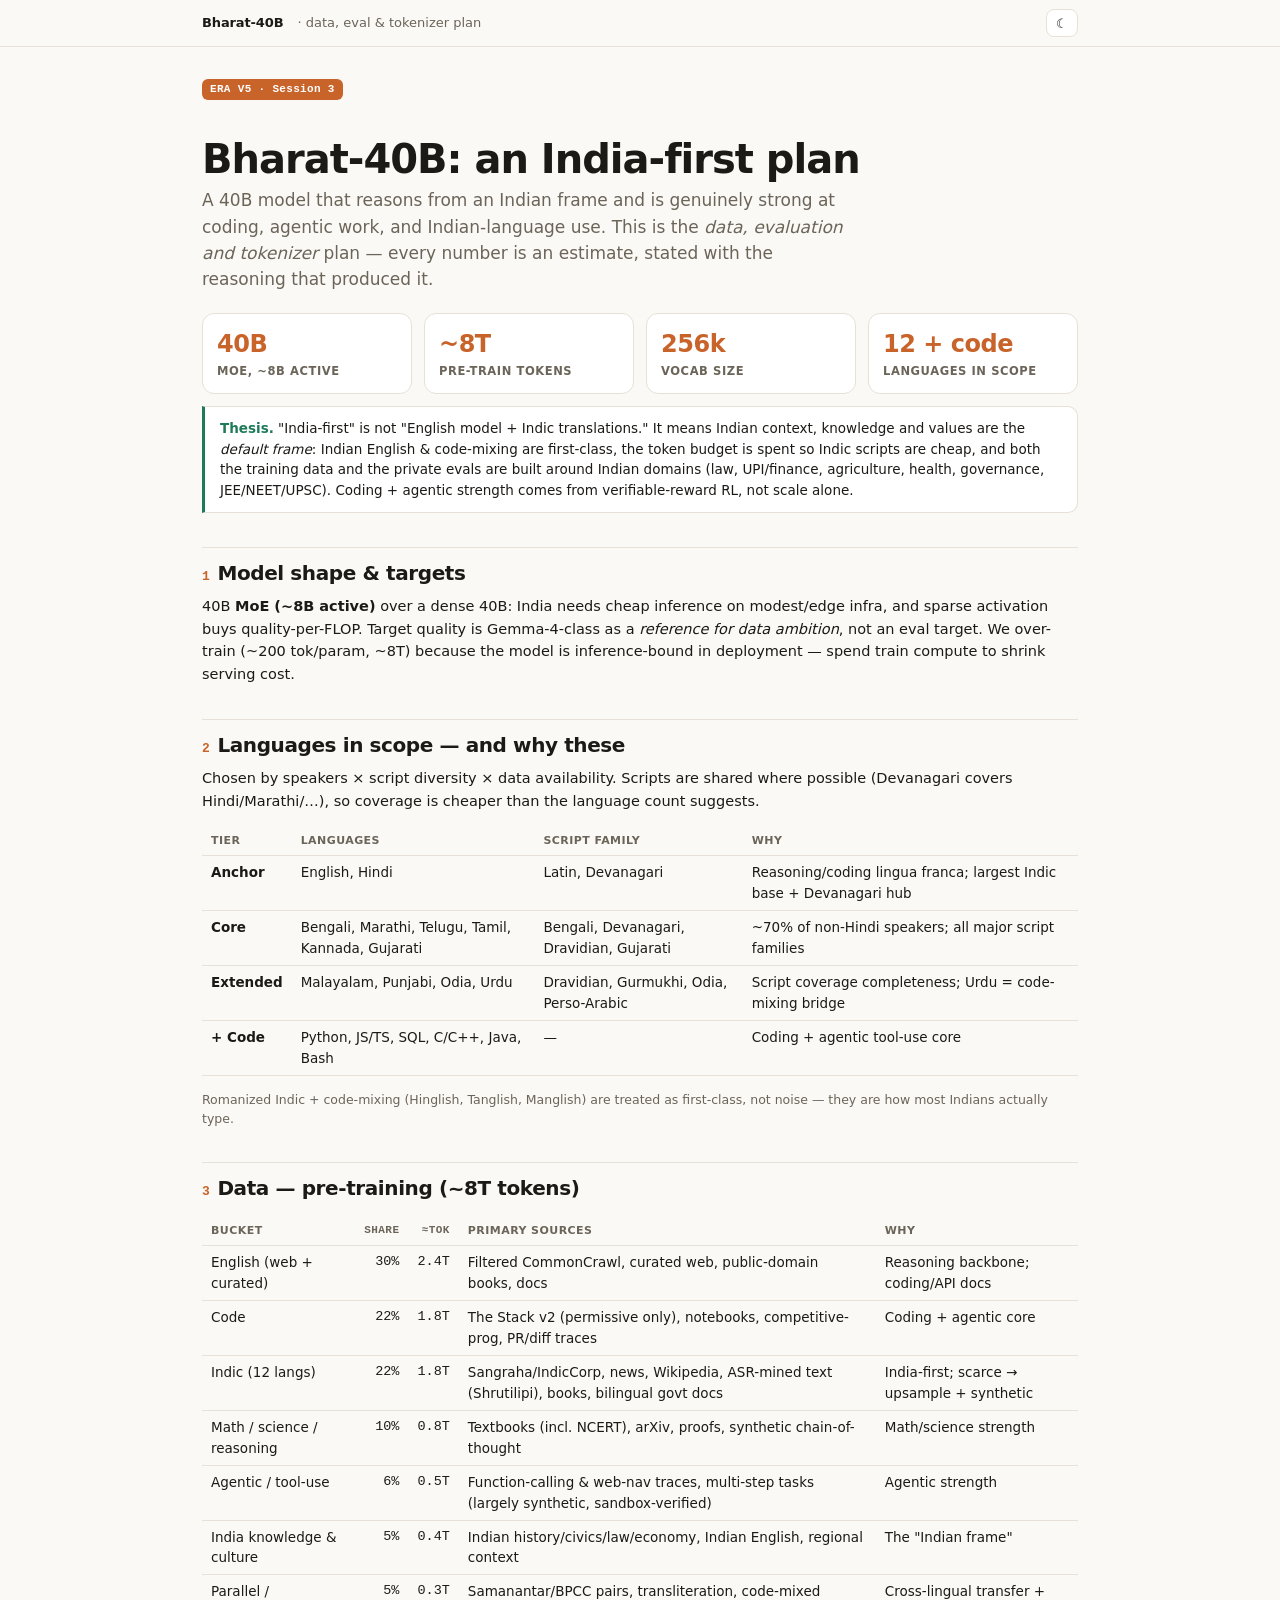
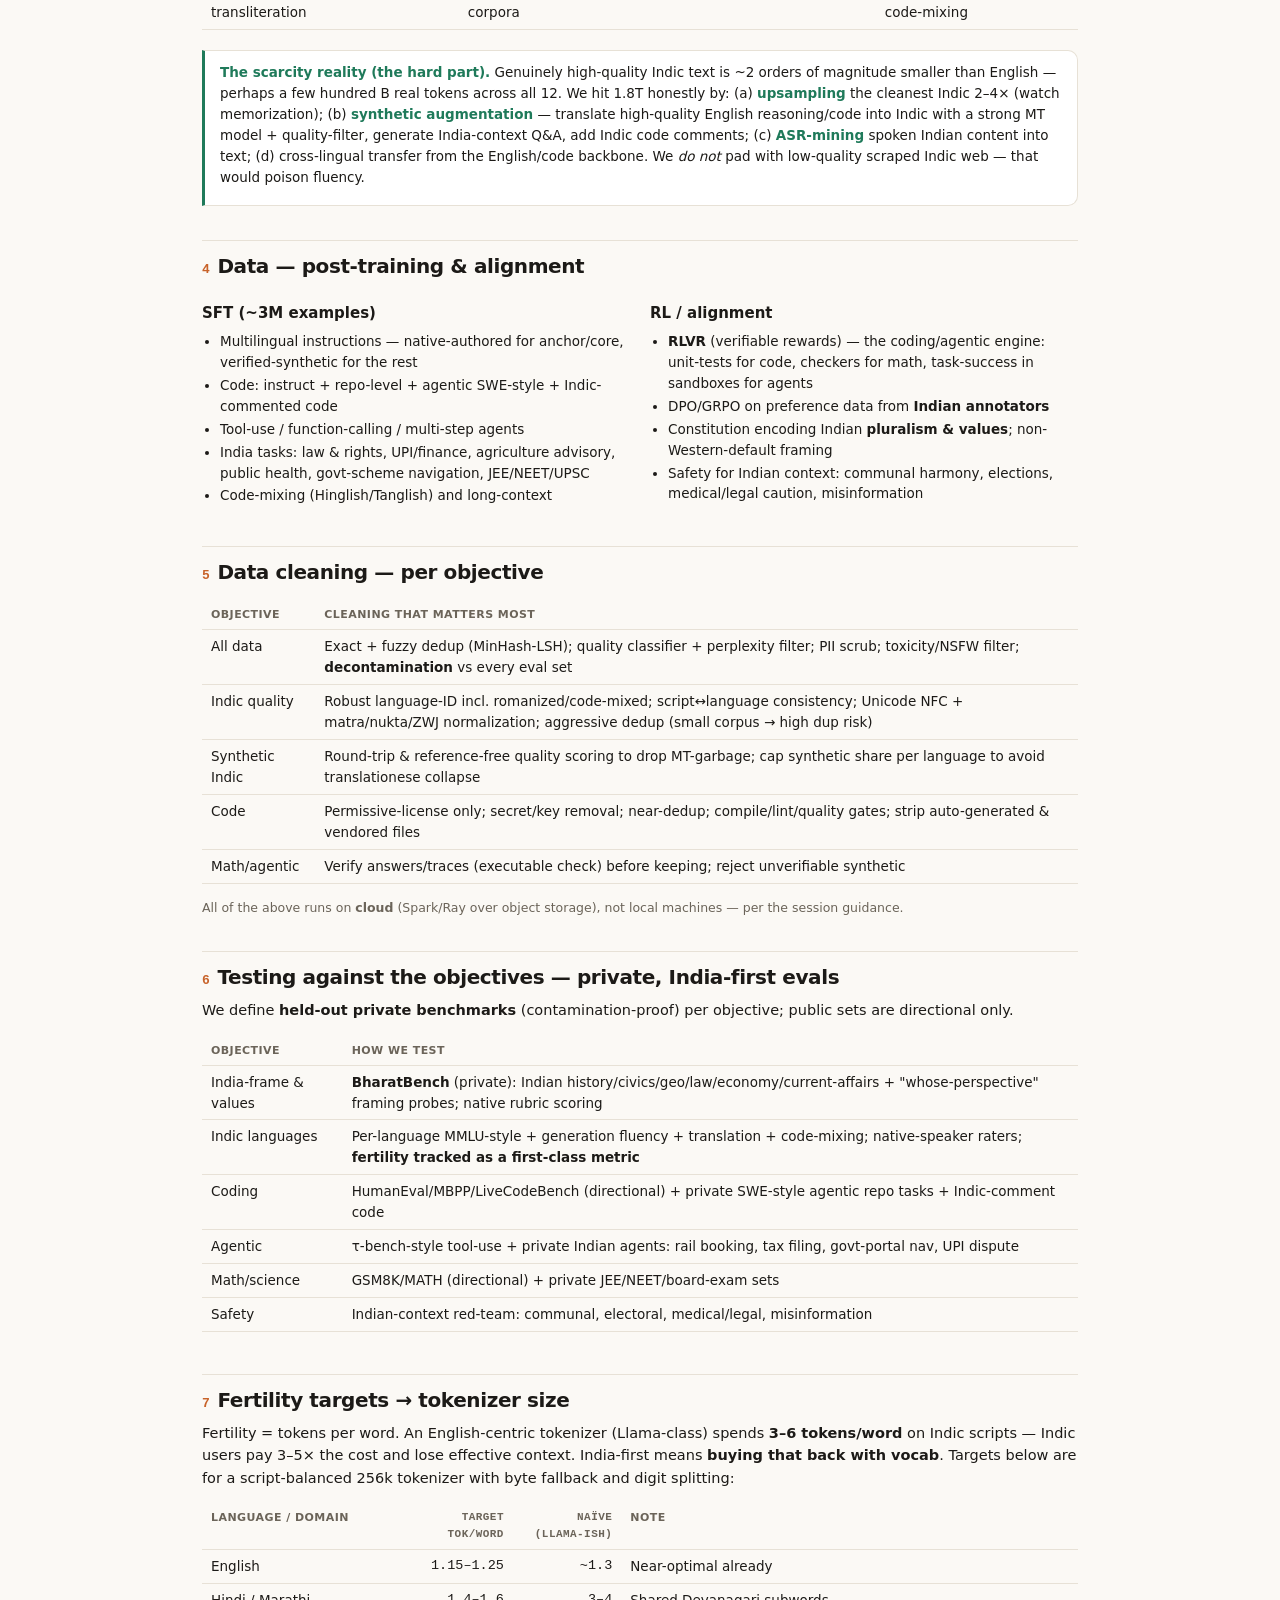
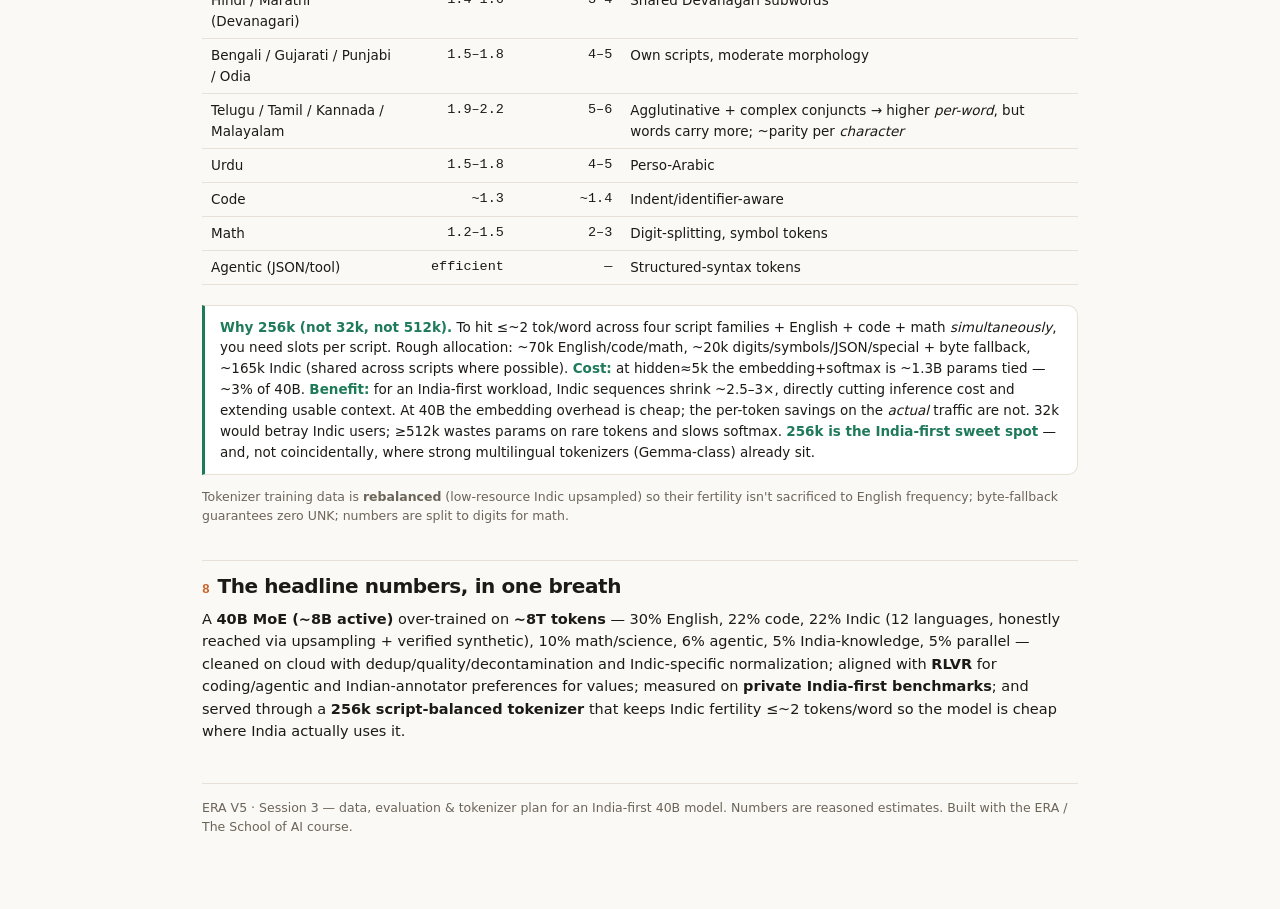
<file: session-3-assignment/index.html>
<!DOCTYPE html>
<html lang="en">
<head>
<meta charset="utf-8"/>
<meta name="viewport" content="width=device-width, initial-scale=1"/>
<title>Bharat-40B — Data, Eval &amp; Tokenizer Plan</title>
<meta name="description" content="A decision-first plan for a 40B India-first model: data mix, cleaning, evaluation, per-language fertility targets, and a 256k tokenizer — with the reasoning behind each number."/>
<link rel="icon" href="data:image/svg+xml,<svg xmlns='http://www.w3.org/2000/svg' viewBox='0 0 100 100'><text y='.9em' font-size='90'>🪔</text></svg>"/>
<style>
:root{--bg:#fbf9f5;--panel:#fff;--ink:#1c1a17;--muted:#6b6459;--line:#e7e1d6;--accent:#c8632a;--accent2:#1f7a5a;--warn:#b8860b;--mono:ui-monospace,Menlo,Consolas,monospace;--sans:system-ui,-apple-system,Segoe UI,Roboto,sans-serif;--maxw:920px}
@media(prefers-color-scheme:dark){:root{--bg:#14120f;--panel:#1c1a16;--ink:#ece7de;--muted:#a49a8a;--line:#2c2822;--accent:#e8814a;--accent2:#4cbf95}}
:root[data-theme=dark]{--bg:#14120f;--panel:#1c1a16;--ink:#ece7de;--muted:#a49a8a;--line:#2c2822;--accent:#e8814a;--accent2:#4cbf95}
:root[data-theme=light]{--bg:#fbf9f5;--panel:#fff;--ink:#1c1a17;--muted:#6b6459;--line:#e7e1d6;--accent:#c8632a;--accent2:#1f7a5a}
*{box-sizing:border-box}
body{margin:0;background:var(--bg);color:var(--ink);font-family:var(--sans);line-height:1.55;-webkit-font-smoothing:antialiased}
.wrap{max-width:var(--maxw);margin:0 auto;padding:0 22px 72px}
header.top{position:sticky;top:0;background:color-mix(in srgb,var(--bg) 88%,transparent);backdrop-filter:blur(8px);border-bottom:1px solid var(--line);z-index:9}
.top .in{max-width:var(--maxw);margin:0 auto;padding:9px 22px;display:flex;align-items:center;gap:14px;font-size:13px}
.top b{letter-spacing:-.01em}.top .sp{margin-left:auto}
#th{border:1px solid var(--line);background:var(--panel);color:var(--ink);border-radius:8px;width:32px;height:28px;cursor:pointer}
h1{font-size:clamp(27px,5vw,40px);line-height:1.08;letter-spacing:-.025em;margin:38px 0 6px}
.sub{color:var(--muted);font-size:17px;max-width:60ch;margin:0 0 20px}
.tag{display:inline-block;font-family:var(--mono);font-size:11px;font-weight:700;color:#fff;background:var(--accent);padding:2px 8px;border-radius:6px;letter-spacing:.03em}
h2{font-size:20px;letter-spacing:-.02em;margin:34px 0 4px;padding-top:10px;border-top:1px solid var(--line)}
h2 .n{color:var(--accent);font-family:var(--mono);font-size:13px;margin-right:8px}
h3{font-size:15px;margin:16px 0 4px}
p{margin:6px 0}
.lead{font-size:14.5px}
small,.mut{color:var(--muted)}
.kpis{display:grid;grid-template-columns:repeat(4,1fr);gap:12px;margin:8px 0 4px}
.kpi{background:var(--panel);border:1px solid var(--line);border-radius:12px;padding:12px 14px}
.kpi .v{font-size:24px;font-weight:800;letter-spacing:-.02em;color:var(--accent)}
.kpi .l{font-size:11.5px;color:var(--muted);text-transform:uppercase;letter-spacing:.05em;font-weight:600}
table{border-collapse:collapse;width:100%;font-size:13.5px;margin:8px 0}
th,td{text-align:left;padding:6px 9px;border-bottom:1px solid var(--line);vertical-align:top}
th{font-size:11px;text-transform:uppercase;letter-spacing:.04em;color:var(--muted)}
td.n,th.n{text-align:right;font-variant-numeric:tabular-nums;font-family:var(--mono)}
.tw{overflow-x:auto}
ul{margin:6px 0;padding-left:18px}li{margin:2px 0;font-size:13.5px}
code{font-family:var(--mono);font-size:12px;background:color-mix(in srgb,var(--ink) 8%,transparent);padding:1px 5px;border-radius:5px}
.box{background:var(--panel);border:1px solid var(--line);border-left:3px solid var(--accent2);border-radius:0 10px 10px 0;padding:11px 15px;margin:12px 0;font-size:13.5px}
.box b{color:var(--accent2)}
.two{display:grid;grid-template-columns:1fr 1fr;gap:20px}
@media(max-width:680px){.kpis{grid-template-columns:1fr 1fr}.two{grid-template-columns:1fr}}
footer{color:var(--muted);font-size:12.5px;margin-top:40px;border-top:1px solid var(--line);padding-top:14px}
</style>
</head>
<body>
<header class="top"><div class="in"><b>Bharat-40B</b> <span class="mut">· data, eval &amp; tokenizer plan</span><span class="sp"></span><button id="th" title="theme">☾</button></div></header>
<div class="wrap">

<span class="tag" style="margin-top:32px;display:inline-block">ERA V5 · Session 3</span>
<h1>Bharat-40B: an India-first plan</h1>
<p class="sub">A 40B model that reasons from an Indian frame and is genuinely strong at coding, agentic work, and Indian-language use. This is the <em>data, evaluation and tokenizer</em> plan — every number is an estimate, stated with the reasoning that produced it.</p>

<div class="kpis">
  <div class="kpi"><div class="v">40B</div><div class="l">MoE, ~8B active</div></div>
  <div class="kpi"><div class="v">~8T</div><div class="l">pre-train tokens</div></div>
  <div class="kpi"><div class="v">256k</div><div class="l">vocab size</div></div>
  <div class="kpi"><div class="v">12 + code</div><div class="l">languages in scope</div></div>
</div>
<div class="box"><b>Thesis.</b> "India-first" is not "English model + Indic translations." It means Indian context, knowledge and values are the <em>default frame</em>: Indian English &amp; code-mixing are first-class, the token budget is spent so Indic scripts are cheap, and both the training data and the private evals are built around Indian domains (law, UPI/finance, agriculture, health, governance, JEE/NEET/UPSC). Coding + agentic strength comes from verifiable-reward RL, not scale alone.</div>

<h2><span class="n">1</span>Model shape &amp; targets</h2>
<p class="lead">40B <b>MoE (~8B active)</b> over a dense 40B: India needs cheap inference on modest/edge infra, and sparse activation buys quality-per-FLOP. Target quality is Gemma-4-class as a <em>reference for data ambition</em>, not an eval target. We over-train (~200 tok/param, ~8T) because the model is inference-bound in deployment — spend train compute to shrink serving cost.</p>

<h2><span class="n">2</span>Languages in scope — and why these</h2>
<p class="lead">Chosen by speakers × script diversity × data availability. Scripts are shared where possible (Devanagari covers Hindi/Marathi/…), so coverage is cheaper than the language count suggests.</p>
<div class="tw"><table>
<tr><th>Tier</th><th>Languages</th><th>Script family</th><th>Why</th></tr>
<tr><td><b>Anchor</b></td><td>English, Hindi</td><td>Latin, Devanagari</td><td>Reasoning/coding lingua franca; largest Indic base + Devanagari hub</td></tr>
<tr><td><b>Core</b></td><td>Bengali, Marathi, Telugu, Tamil, Kannada, Gujarati</td><td>Bengali, Devanagari, Dravidian, Gujarati</td><td>~70% of non-Hindi speakers; all major script families</td></tr>
<tr><td><b>Extended</b></td><td>Malayalam, Punjabi, Odia, Urdu</td><td>Dravidian, Gurmukhi, Odia, Perso-Arabic</td><td>Script coverage completeness; Urdu = code-mixing bridge</td></tr>
<tr><td><b>+ Code</b></td><td>Python, JS/TS, SQL, C/C++, Java, Bash</td><td>—</td><td>Coding + agentic tool-use core</td></tr>
</table></div>
<p class="mut" style="font-size:12.5px">Romanized Indic + code-mixing (Hinglish, Tanglish, Manglish) are treated as first-class, not noise — they are how most Indians actually type.</p>

<h2><span class="n">3</span>Data — pre-training (~8T tokens)</h2>
<div class="tw"><table>
<tr><th>Bucket</th><th class="n">Share</th><th class="n">≈Tok</th><th>Primary sources</th><th>Why</th></tr>
<tr><td>English (web + curated)</td><td class="n">30%</td><td class="n">2.4T</td><td>Filtered CommonCrawl, curated web, public-domain books, docs</td><td>Reasoning backbone; coding/API docs</td></tr>
<tr><td>Code</td><td class="n">22%</td><td class="n">1.8T</td><td>The Stack v2 (permissive only), notebooks, competitive-prog, PR/diff traces</td><td>Coding + agentic core</td></tr>
<tr><td>Indic (12 langs)</td><td class="n">22%</td><td class="n">1.8T</td><td>Sangraha/IndicCorp, news, Wikipedia, ASR-mined text (Shrutilipi), books, bilingual govt docs</td><td>India-first; scarce → upsample + synthetic</td></tr>
<tr><td>Math / science / reasoning</td><td class="n">10%</td><td class="n">0.8T</td><td>Textbooks (incl. NCERT), arXiv, proofs, synthetic chain-of-thought</td><td>Math/science strength</td></tr>
<tr><td>Agentic / tool-use</td><td class="n">6%</td><td class="n">0.5T</td><td>Function-calling &amp; web-nav traces, multi-step tasks (largely synthetic, sandbox-verified)</td><td>Agentic strength</td></tr>
<tr><td>India knowledge &amp; culture</td><td class="n">5%</td><td class="n">0.4T</td><td>Indian history/civics/law/economy, Indian English, regional context</td><td>The "Indian frame"</td></tr>
<tr><td>Parallel / transliteration</td><td class="n">5%</td><td class="n">0.3T</td><td>Samanantar/BPCC pairs, transliteration, code-mixed corpora</td><td>Cross-lingual transfer + code-mixing</td></tr>
</table></div>
<div class="box"><b>The scarcity reality (the hard part).</b> Genuinely high-quality Indic text is ~2 orders of magnitude smaller than English — perhaps a few hundred B real tokens across all 12. We hit 1.8T honestly by: (a) <b>upsampling</b> the cleanest Indic 2–4× (watch memorization); (b) <b>synthetic augmentation</b> — translate high-quality English reasoning/code into Indic with a strong MT model + quality-filter, generate India-context Q&amp;A, add Indic code comments; (c) <b>ASR-mining</b> spoken Indian content into text; (d) cross-lingual transfer from the English/code backbone. We <em>do not</em> pad with low-quality scraped Indic web — that would poison fluency.</p></div>

<h2><span class="n">4</span>Data — post-training &amp; alignment</h2>
<div class="two">
<div>
<h3>SFT (~3M examples)</h3>
<ul>
<li>Multilingual instructions — native-authored for anchor/core, verified-synthetic for the rest</li>
<li>Code: instruct + repo-level + agentic SWE-style + Indic-commented code</li>
<li>Tool-use / function-calling / multi-step agents</li>
<li>India tasks: law &amp; rights, UPI/finance, agriculture advisory, public health, govt-scheme navigation, JEE/NEET/UPSC</li>
<li>Code-mixing (Hinglish/Tanglish) and long-context</li>
</ul>
</div>
<div>
<h3>RL / alignment</h3>
<ul>
<li><b>RLVR</b> (verifiable rewards) — the coding/agentic engine: unit-tests for code, checkers for math, task-success in sandboxes for agents</li>
<li>DPO/GRPO on preference data from <b>Indian annotators</b></li>
<li>Constitution encoding Indian <b>pluralism &amp; values</b>; non-Western-default framing</li>
<li>Safety for Indian context: communal harmony, elections, medical/legal caution, misinformation</li>
</ul>
</div>
</div>

<h2><span class="n">5</span>Data cleaning — per objective</h2>
<div class="tw"><table>
<tr><th>Objective</th><th>Cleaning that matters most</th></tr>
<tr><td>All data</td><td>Exact + fuzzy dedup (MinHash-LSH); quality classifier + perplexity filter; PII scrub; toxicity/NSFW filter; <b>decontamination</b> vs every eval set</td></tr>
<tr><td>Indic quality</td><td>Robust language-ID incl. romanized/code-mixed; script↔language consistency; Unicode NFC + matra/nukta/ZWJ normalization; aggressive dedup (small corpus → high dup risk)</td></tr>
<tr><td>Synthetic Indic</td><td>Round-trip &amp; reference-free quality scoring to drop MT-garbage; cap synthetic share per language to avoid translationese collapse</td></tr>
<tr><td>Code</td><td>Permissive-license only; secret/key removal; near-dedup; compile/lint/quality gates; strip auto-generated &amp; vendored files</td></tr>
<tr><td>Math/agentic</td><td>Verify answers/traces (executable check) before keeping; reject unverifiable synthetic</td></tr>
</table></div>
<p class="mut" style="font-size:12.5px">All of the above runs on <b>cloud</b> (Spark/Ray over object storage), not local machines — per the session guidance.</p>

<h2><span class="n">6</span>Testing against the objectives — private, India-first evals</h2>
<p class="lead">We define <b>held-out private benchmarks</b> (contamination-proof) per objective; public sets are directional only.</p>
<div class="tw"><table>
<tr><th>Objective</th><th>How we test</th></tr>
<tr><td>India-frame &amp; values</td><td><b>BharatBench</b> (private): Indian history/civics/geo/law/economy/current-affairs + "whose-perspective" framing probes; native rubric scoring</td></tr>
<tr><td>Indic languages</td><td>Per-language MMLU-style + generation fluency + translation + code-mixing; native-speaker raters; <b>fertility tracked as a first-class metric</b></td></tr>
<tr><td>Coding</td><td>HumanEval/MBPP/LiveCodeBench (directional) + private SWE-style agentic repo tasks + Indic-comment code</td></tr>
<tr><td>Agentic</td><td>τ-bench-style tool-use + private Indian agents: rail booking, tax filing, govt-portal nav, UPI dispute</td></tr>
<tr><td>Math/science</td><td>GSM8K/MATH (directional) + private JEE/NEET/board-exam sets</td></tr>
<tr><td>Safety</td><td>Indian-context red-team: communal, electoral, medical/legal, misinformation</td></tr>
</table></div>

<h2><span class="n">7</span>Fertility targets → tokenizer size</h2>
<p class="lead">Fertility = tokens per word. An English-centric tokenizer (Llama-class) spends <b>3–6 tokens/word</b> on Indic scripts — Indic users pay 3–5× the cost and lose effective context. India-first means <b>buying that back with vocab</b>. Targets below are for a script-balanced 256k tokenizer with byte fallback and digit splitting:</p>
<div class="tw"><table>
<tr><th>Language / domain</th><th class="n">Target tok/word</th><th class="n">Naïve (Llama-ish)</th><th>Note</th></tr>
<tr><td>English</td><td class="n">1.15–1.25</td><td class="n">~1.3</td><td>Near-optimal already</td></tr>
<tr><td>Hindi / Marathi (Devanagari)</td><td class="n">1.4–1.6</td><td class="n">3–4</td><td>Shared Devanagari subwords</td></tr>
<tr><td>Bengali / Gujarati / Punjabi / Odia</td><td class="n">1.5–1.8</td><td class="n">4–5</td><td>Own scripts, moderate morphology</td></tr>
<tr><td>Telugu / Tamil / Kannada / Malayalam</td><td class="n">1.9–2.2</td><td class="n">5–6</td><td>Agglutinative + complex conjuncts → higher <em>per-word</em>, but words carry more; ~parity per <em>character</em></td></tr>
<tr><td>Urdu</td><td class="n">1.5–1.8</td><td class="n">4–5</td><td>Perso-Arabic</td></tr>
<tr><td>Code</td><td class="n">~1.3</td><td class="n">~1.4</td><td>Indent/identifier-aware</td></tr>
<tr><td>Math</td><td class="n">1.2–1.5</td><td class="n">2–3</td><td>Digit-splitting, symbol tokens</td></tr>
<tr><td>Agentic (JSON/tool)</td><td class="n">efficient</td><td class="n">—</td><td>Structured-syntax tokens</td></tr>
</table></div>
<div class="box"><b>Why 256k (not 32k, not 512k).</b> To hit ≤~2 tok/word across four script families + English + code + math <em>simultaneously</em>, you need slots per script. Rough allocation: ~70k English/code/math, ~20k digits/symbols/JSON/special + byte fallback, ~165k Indic (shared across scripts where possible). <b>Cost:</b> at hidden≈5k the embedding+softmax is ~1.3B params tied — ~3% of 40B. <b>Benefit:</b> for an India-first workload, Indic sequences shrink ~2.5–3×, directly cutting inference cost and extending usable context. At 40B the embedding overhead is cheap; the per-token savings on the <em>actual</em> traffic are not. 32k would betray Indic users; ≥512k wastes params on rare tokens and slows softmax. <b>256k is the India-first sweet spot</b> — and, not coincidentally, where strong multilingual tokenizers (Gemma-class) already sit.</div>
<p class="mut" style="font-size:12.5px">Tokenizer training data is <b>rebalanced</b> (low-resource Indic upsampled) so their fertility isn't sacrificed to English frequency; byte-fallback guarantees zero UNK; numbers are split to digits for math.</p>

<h2><span class="n">8</span>The headline numbers, in one breath</h2>
<p class="lead">A <b>40B MoE (~8B active)</b> over-trained on <b>~8T tokens</b> — 30% English, 22% code, 22% Indic (12 languages, honestly reached via upsampling + verified synthetic), 10% math/science, 6% agentic, 5% India-knowledge, 5% parallel — cleaned on cloud with dedup/quality/decontamination and Indic-specific normalization; aligned with <b>RLVR</b> for coding/agentic and Indian-annotator preferences for values; measured on <b>private India-first benchmarks</b>; and served through a <b>256k script-balanced tokenizer</b> that keeps Indic fertility ≤~2 tokens/word so the model is cheap where India actually uses it.</p>

<footer>ERA V5 · Session 3 — data, evaluation &amp; tokenizer plan for an India-first 40B model. Numbers are reasoned estimates. Built with the ERA / The School of AI course.</footer>
</div>
<script>
document.getElementById('th').addEventListener('click',function(){var r=document.documentElement,c=r.getAttribute('data-theme')==='dark'?'light':'dark';r.setAttribute('data-theme',c);this.textContent=c==='dark'?'☀︎':'☾';});
</script>
</body>
</html>
</file>
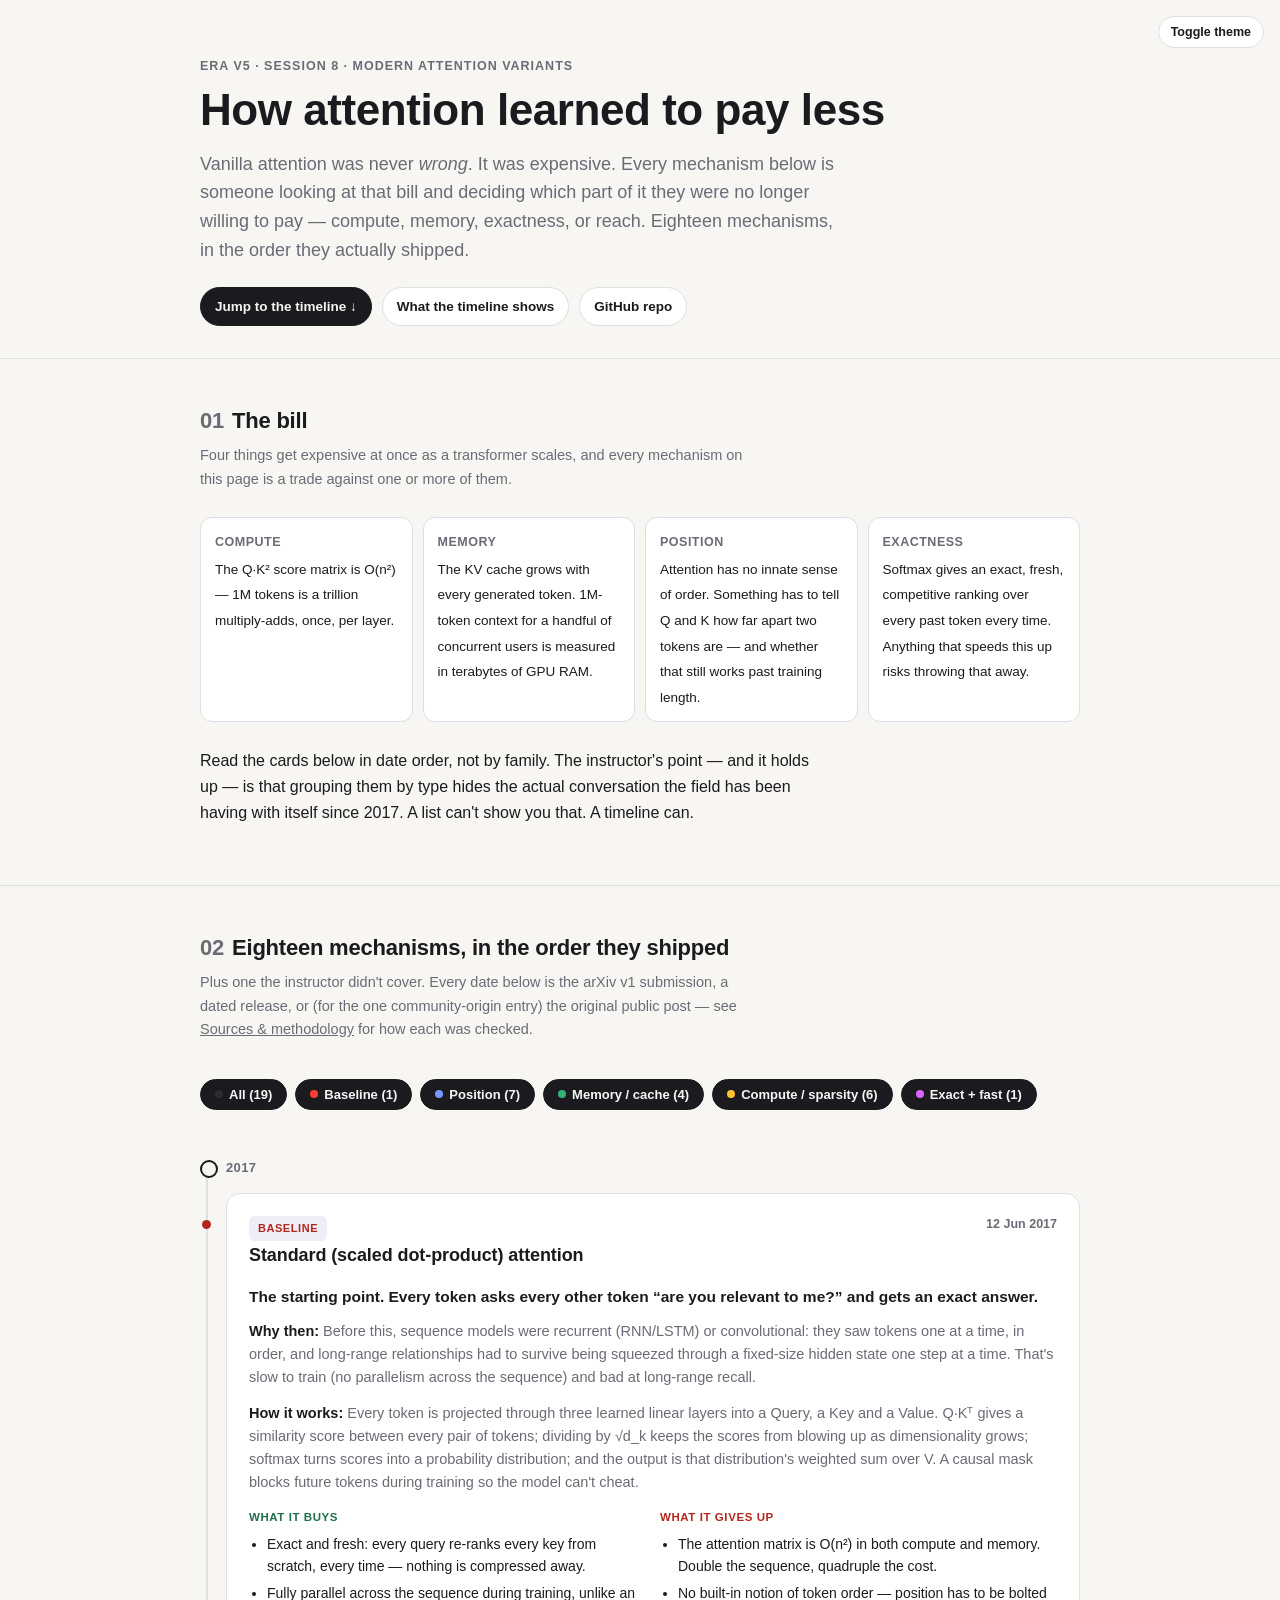
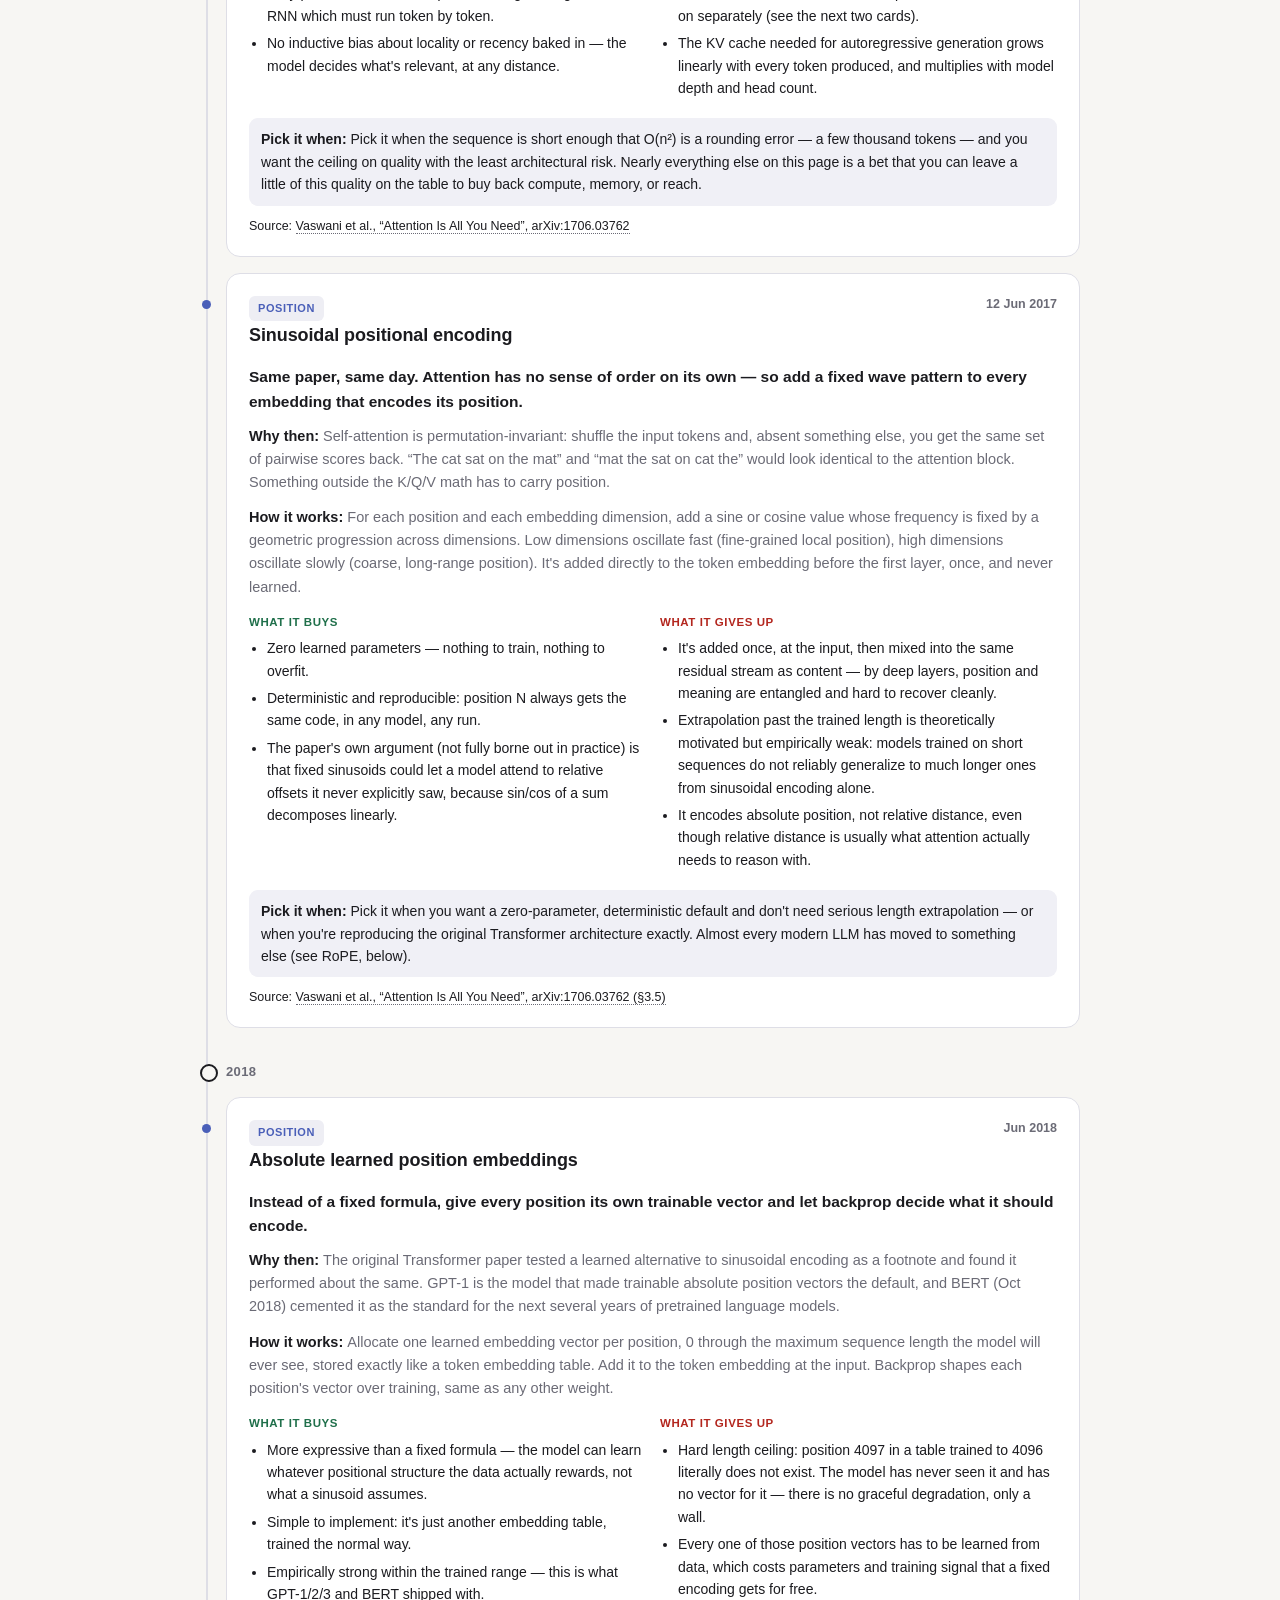
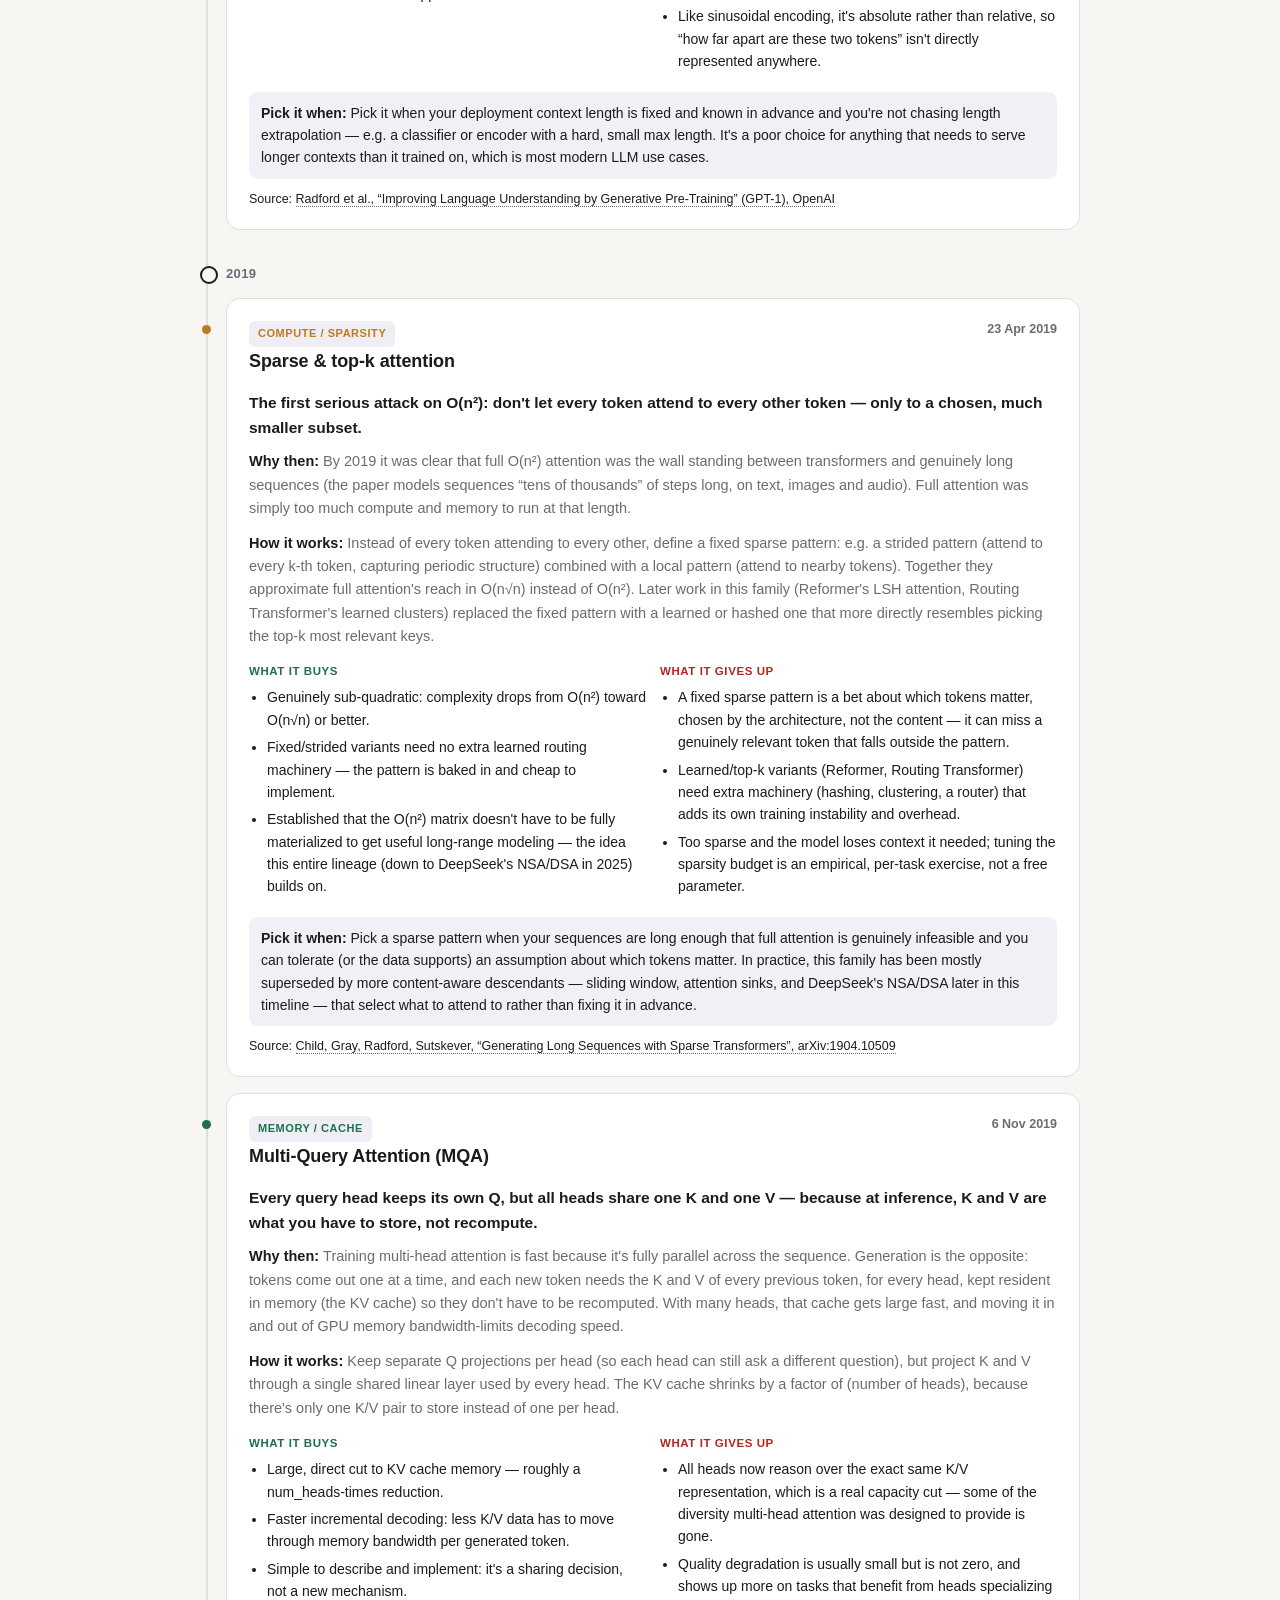
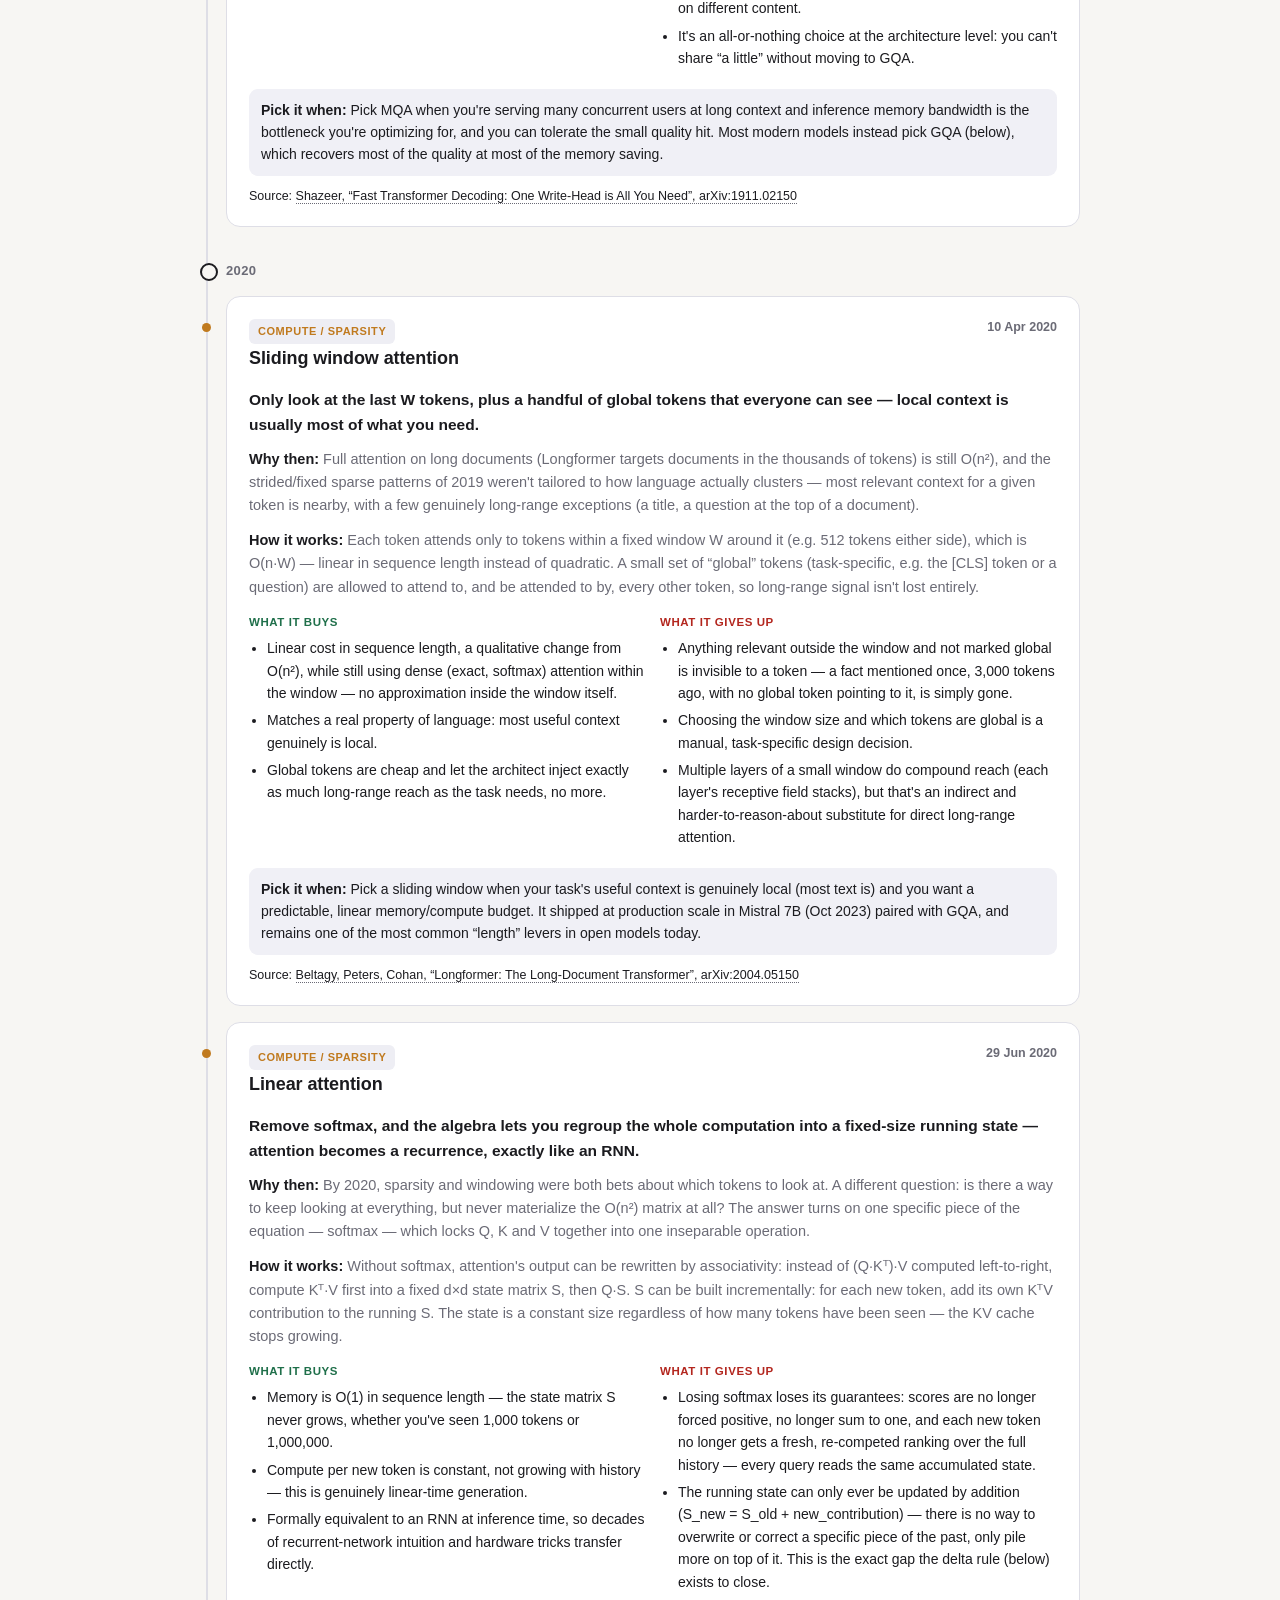
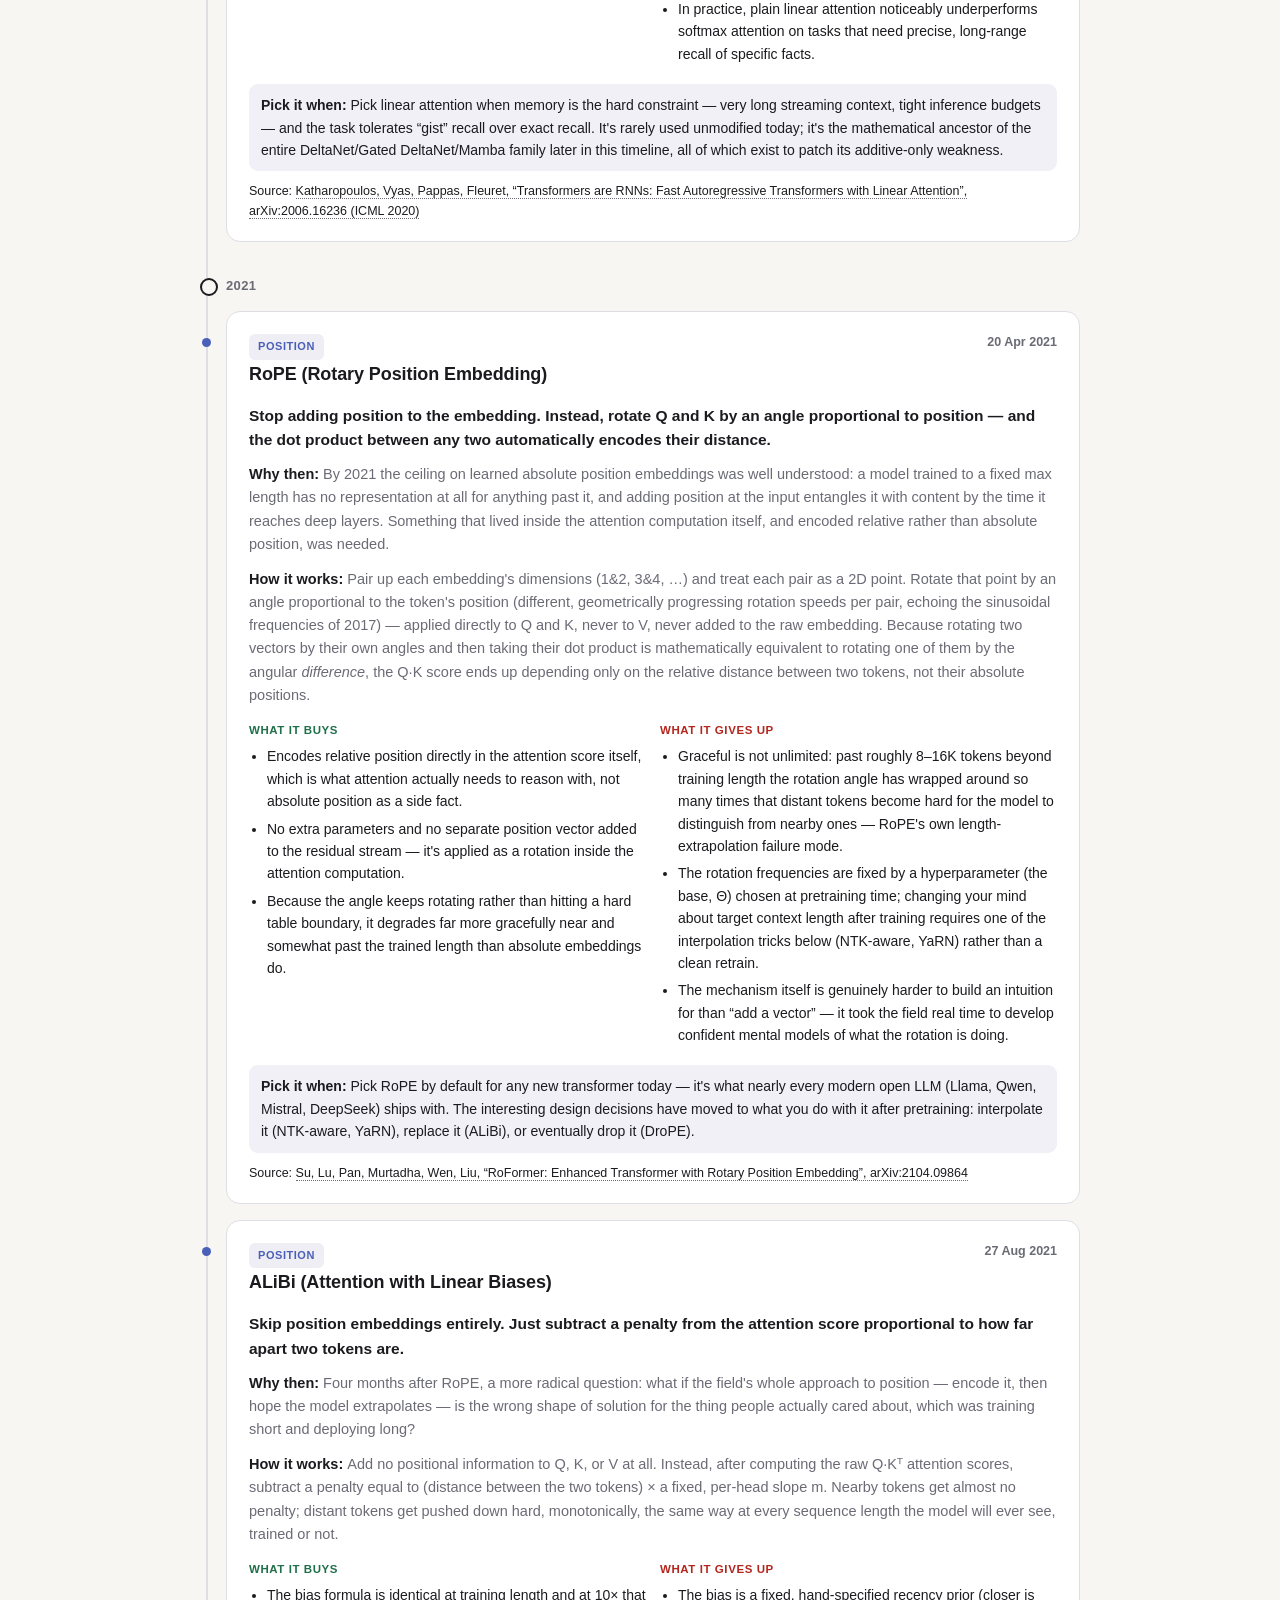
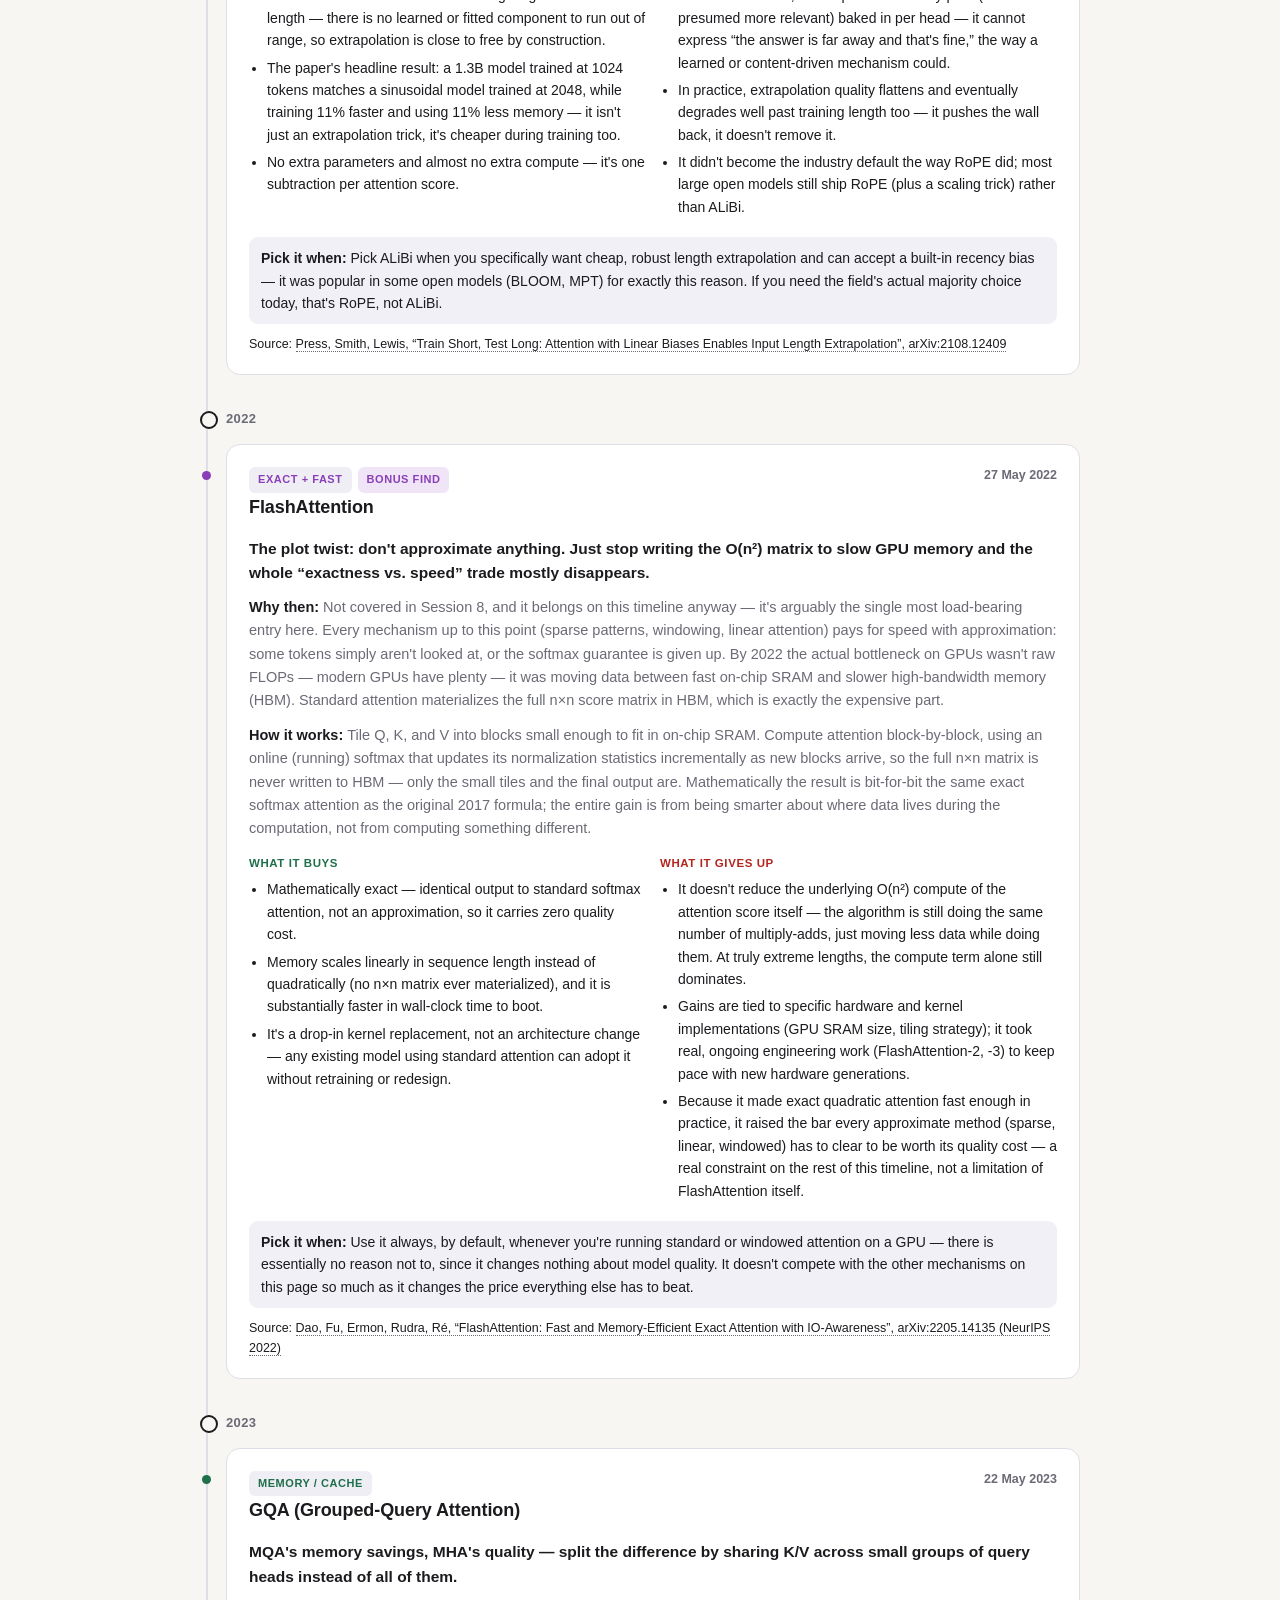
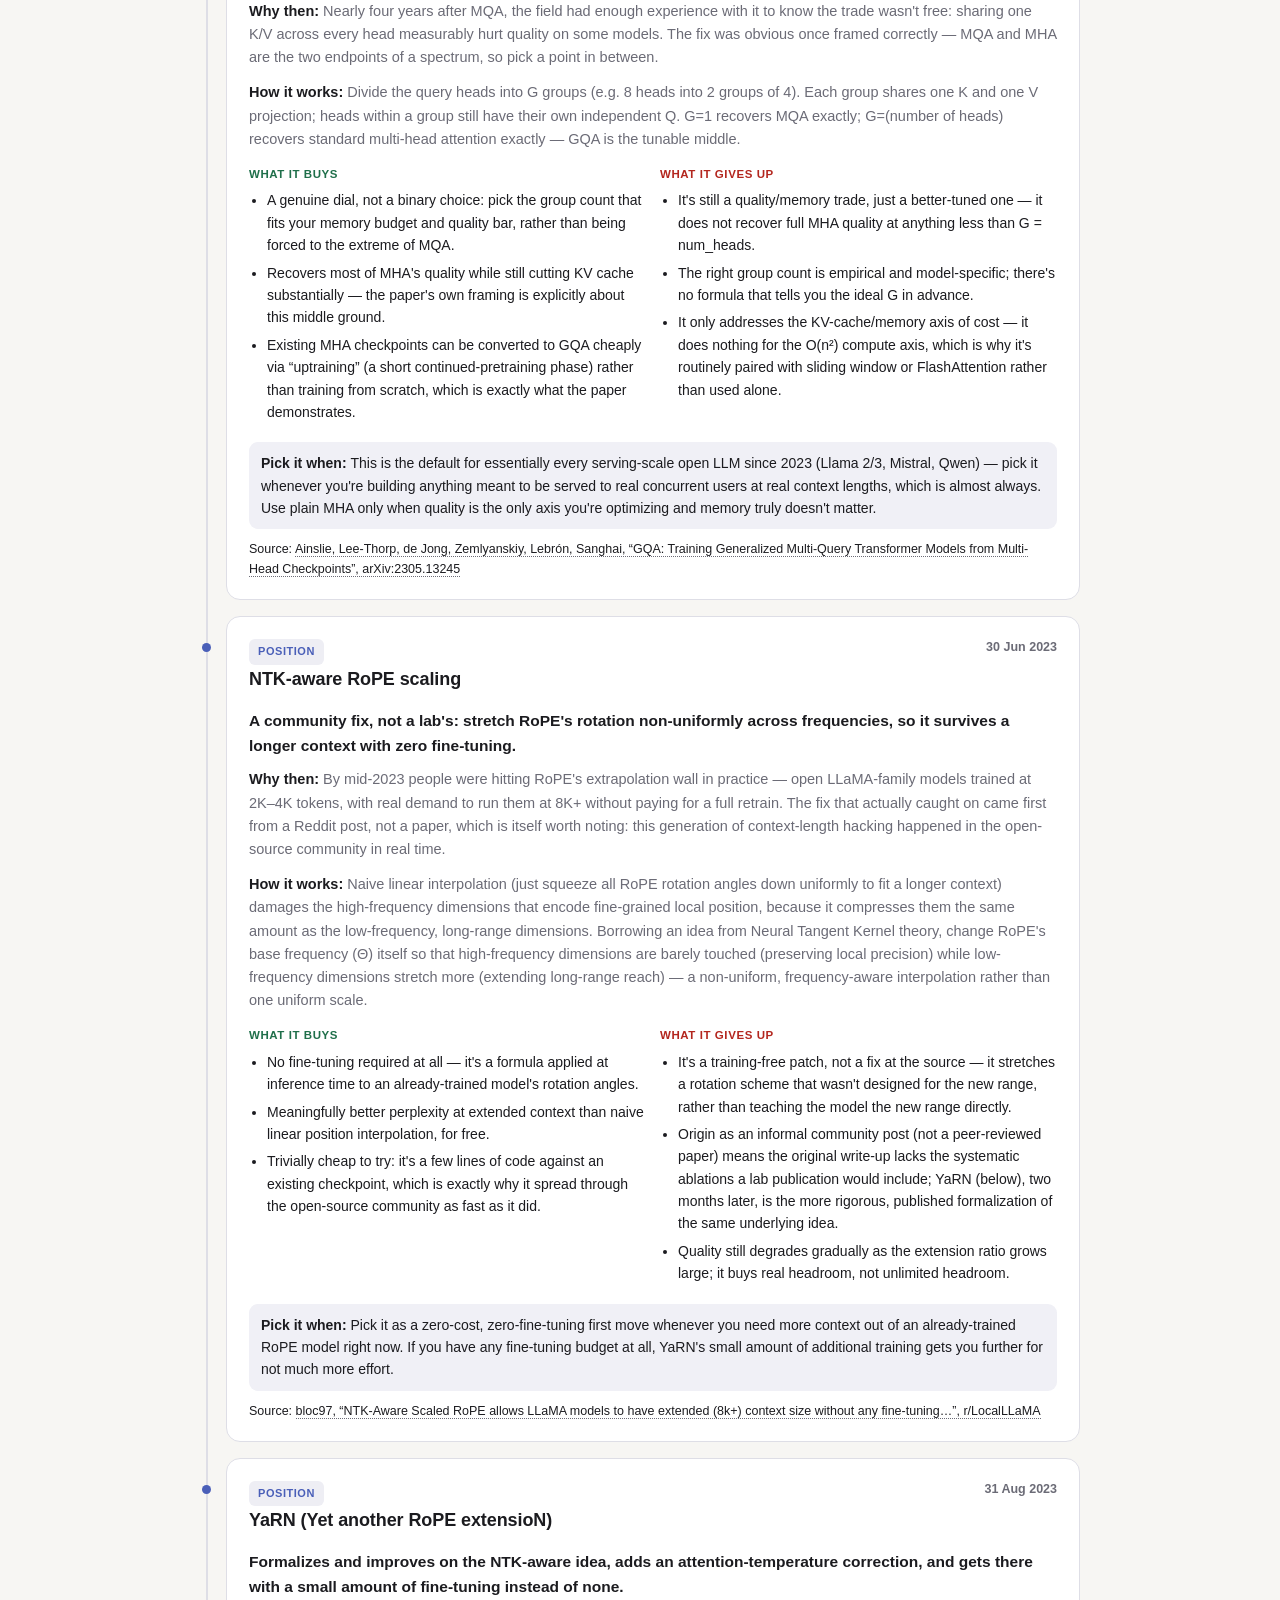
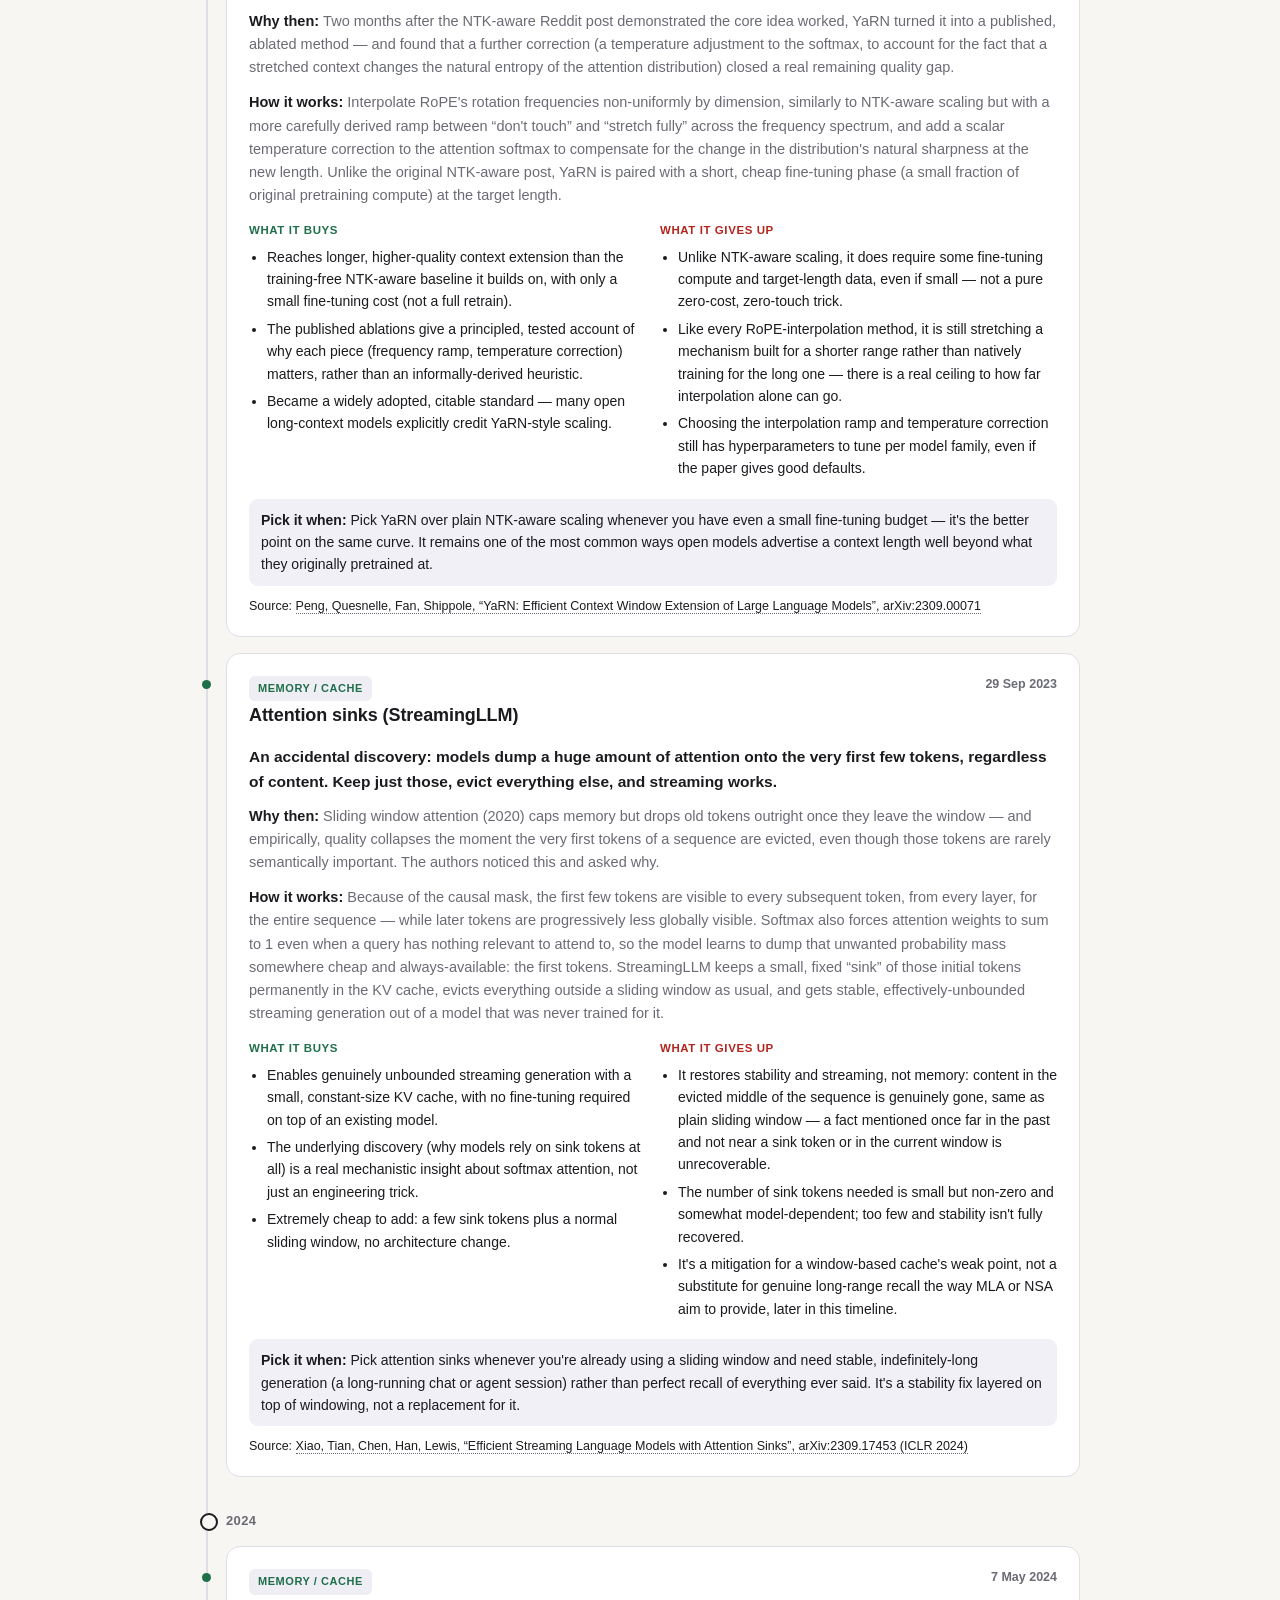
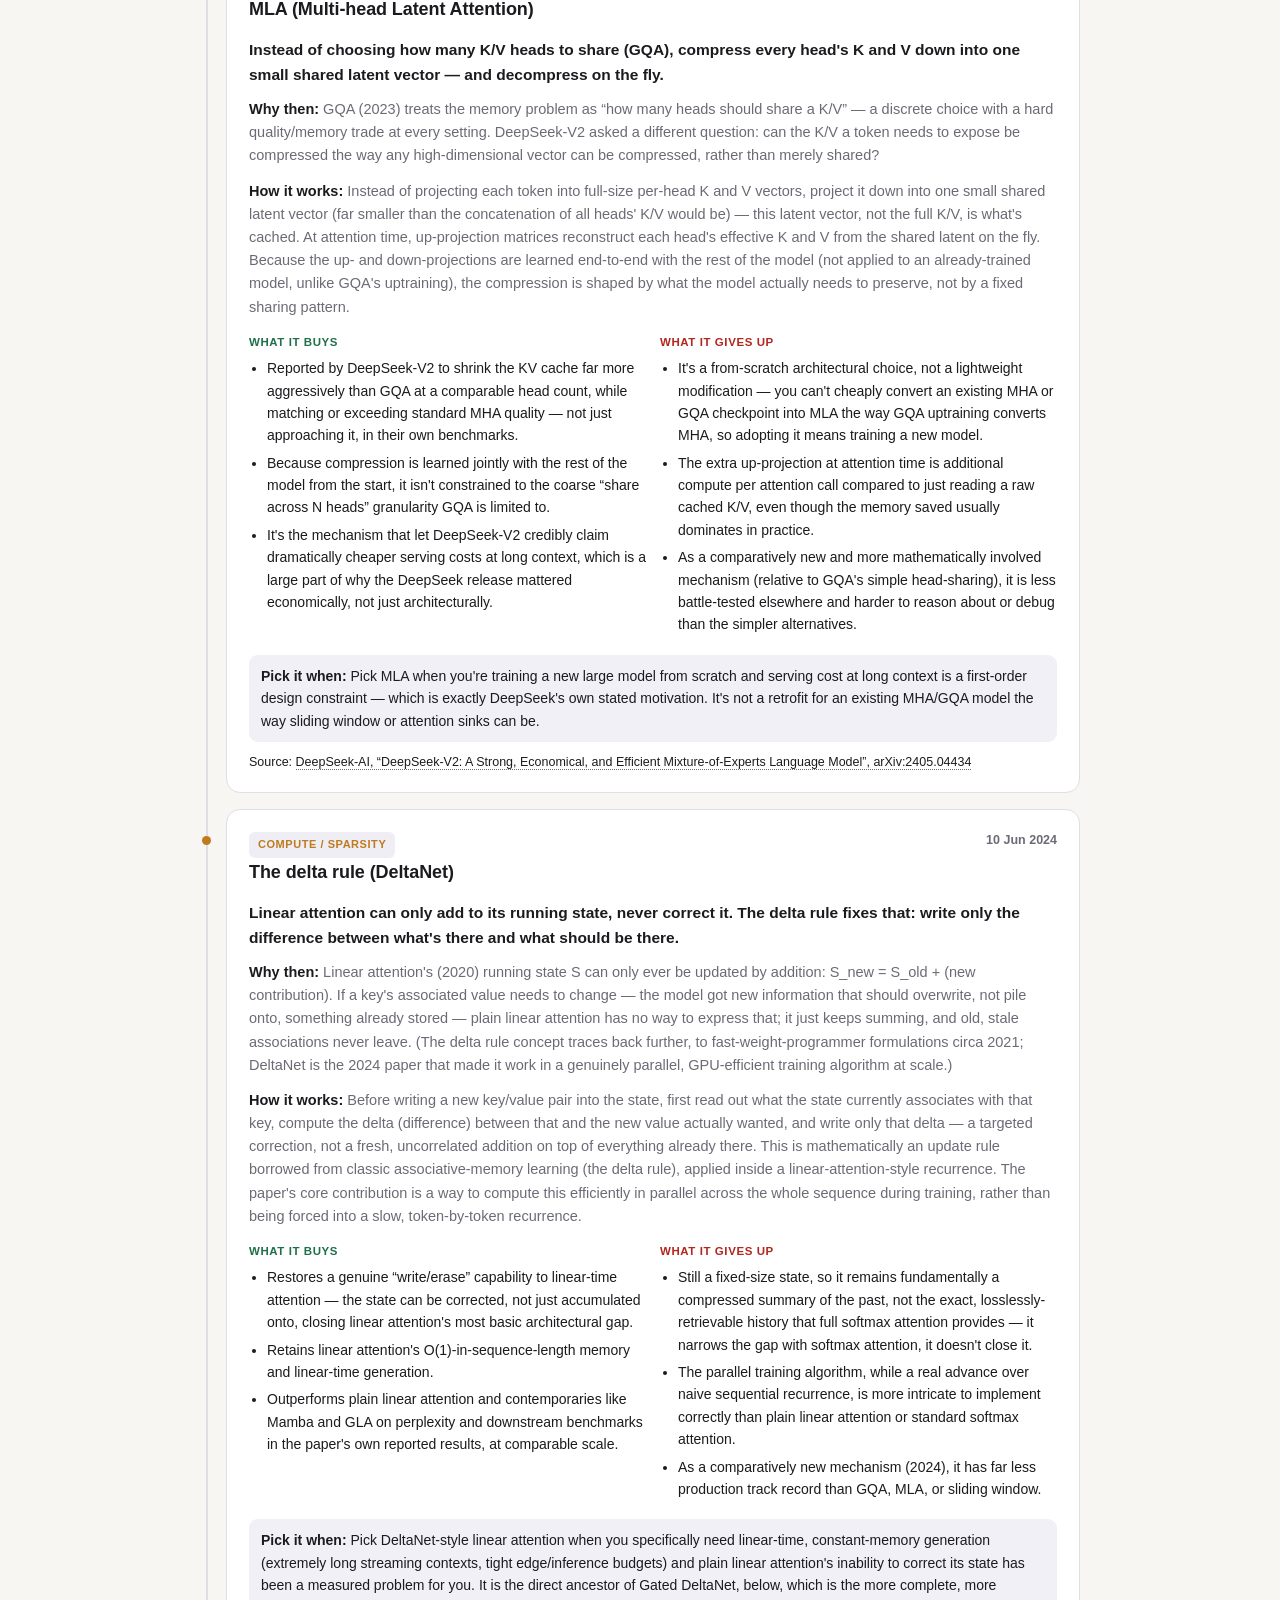
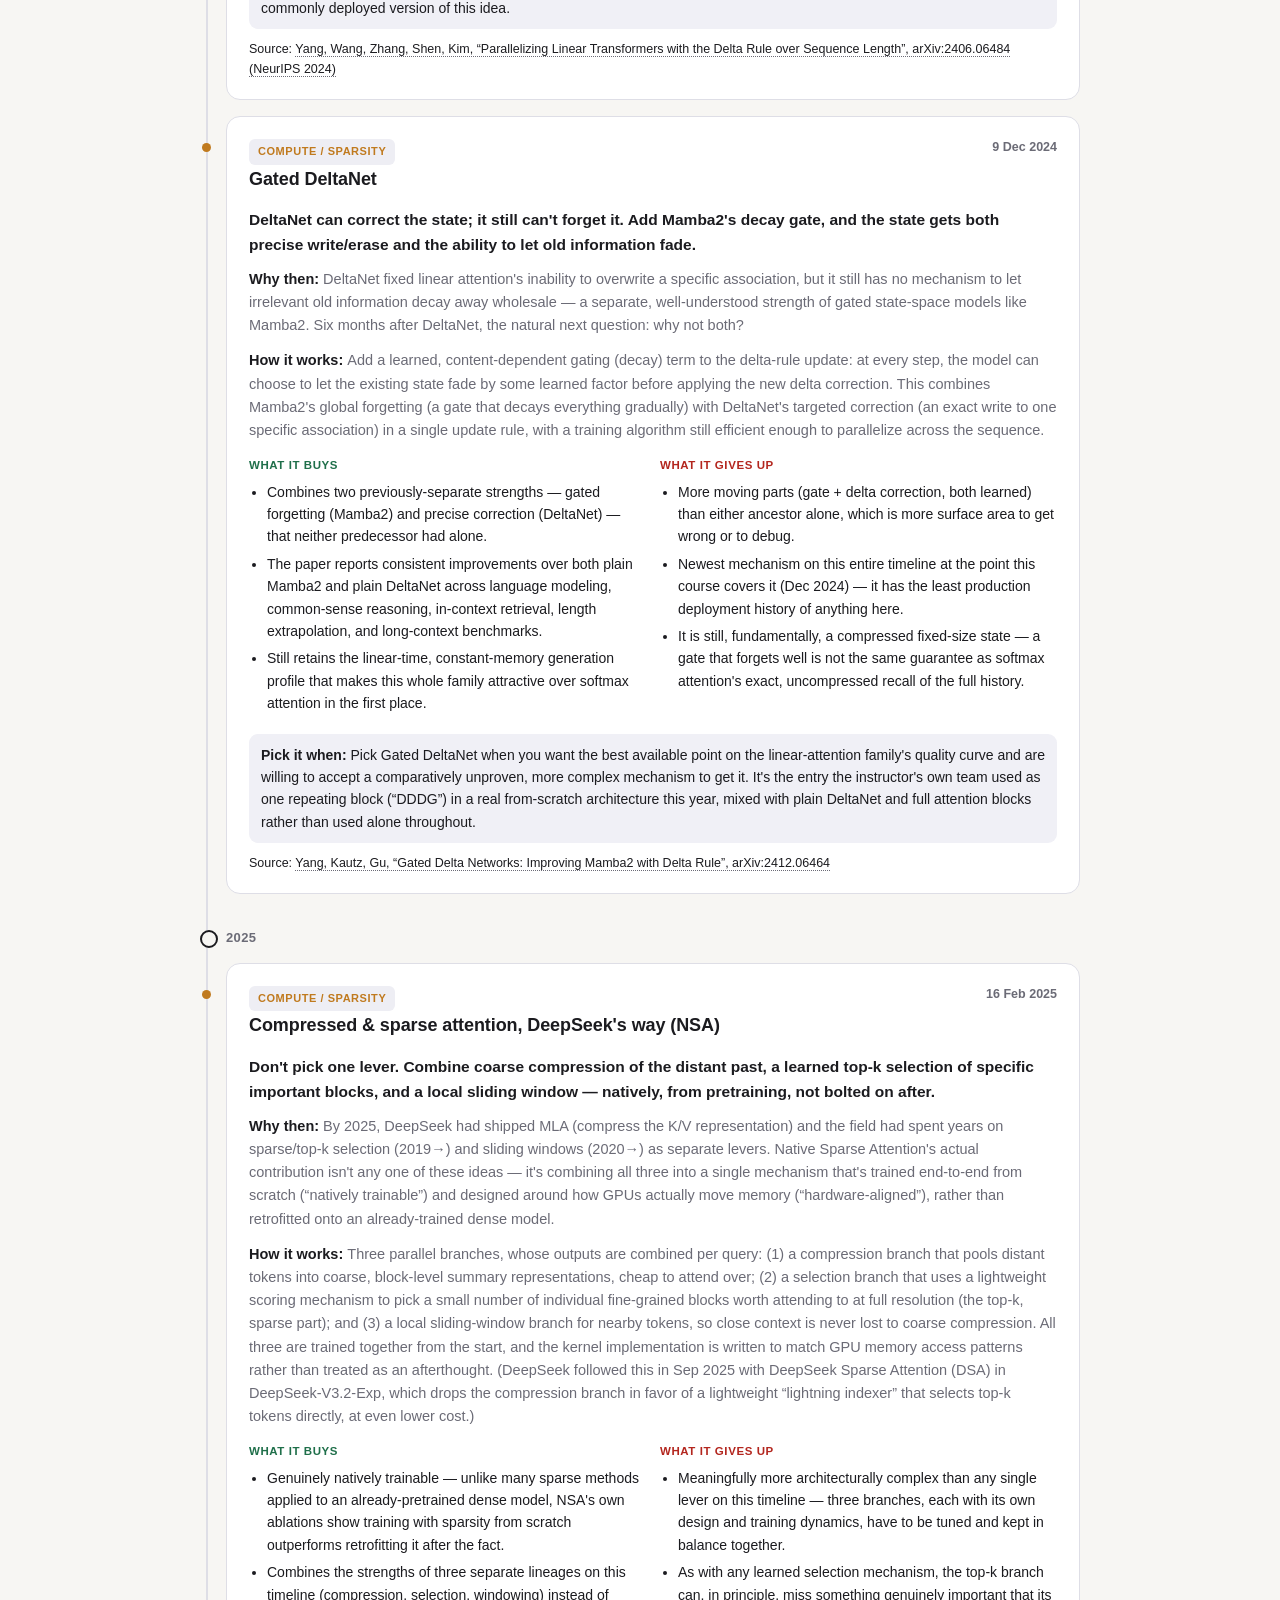
<file: session-8-assignment/index.html>
<!doctype html>
<html lang="en">
<head>
<meta charset="utf-8">
<meta name="viewport" content="width=device-width, initial-scale=1">
<title>How Attention Learned to Pay Less</title>
<style>
:root{
  --bg:#f7f6f3; --ink:#1b1b1f; --muted:#6b6b76; --line:#dedee6; --card:#ffffff;
  --accent:#1f6f4a; --accent-ink:#ffffff; --pill:#eeeef4;
  --baseline:#b3261e; --position:#4a5fb8; --memory:#1f6f4a; --compute:#c07a1e; --engineering:#8a3fb8;
  --code-bg:#f0f0f6;
}
:root[data-theme="dark"]{
  --bg:#15151a; --ink:#eeeef2; --muted:#9a9aa6; --line:#2c2c34; --card:#1c1c22;
  --pill:#26262e; --code-bg:#20202a;
}
@media (prefers-color-scheme: dark){
  :root:not([data-theme="light"]){
    --bg:#15151a; --ink:#eeeef2; --muted:#9a9aa6; --line:#2c2c34; --card:#1c1c22;
    --pill:#26262e; --code-bg:#20202a;
  }
}
*{box-sizing:border-box}
body{margin:0;background:var(--bg);color:var(--ink);font:16px/1.6 -apple-system,BlinkMacSystemFont,"Segoe UI",Roboto,Helvetica,Arial,sans-serif;-webkit-font-smoothing:antialiased}
a{color:inherit}
.wrap{max-width:920px;margin:0 auto;padding:0 20px}
header.hero{padding:56px 0 32px;border-bottom:1px solid var(--line)}
.eyebrow{font-size:12.5px;letter-spacing:.08em;text-transform:uppercase;color:var(--muted);font-weight:700;margin:0 0 10px}
h1{font-size:clamp(28px,5vw,44px);line-height:1.08;margin:0 0 16px;letter-spacing:-.01em}
.lede{font-size:18px;color:var(--muted);max-width:64ch;margin:0 0 22px}
.hero-links{display:flex;gap:10px;flex-wrap:wrap;margin-top:8px}
.hero-links a{font-size:13.5px;font-weight:600;padding:8px 14px;border-radius:99px;border:1px solid var(--line);text-decoration:none;background:var(--card)}
.hero-links a.primary{background:var(--ink);color:var(--bg);border-color:var(--ink)}
.themebtn{position:fixed;top:16px;right:16px;z-index:50;background:var(--card);border:1px solid var(--line);border-radius:99px;padding:8px 12px;font-size:12.5px;font-weight:600;cursor:pointer;color:var(--ink)}

section{padding:44px 0;border-bottom:1px solid var(--line)}
h2{font-size:22px;margin:0 0 6px;letter-spacing:-.01em}
h2 .num{color:var(--muted);font-weight:600;margin-right:8px}
.section-sub{color:var(--muted);font-size:14.5px;margin:0 0 24px;max-width:70ch}

.story p{max-width:70ch;margin:0 0 16px}
.story strong{color:var(--ink)}
.axis-row{display:grid;grid-template-columns:repeat(4,1fr);gap:10px;margin:26px 0}
.axis{background:var(--card);border:1px solid var(--line);border-radius:12px;padding:14px 14px 12px}
.axis b{display:block;font-size:12.5px;text-transform:uppercase;letter-spacing:.04em;color:var(--muted);margin-bottom:4px}
.axis span{font-size:13.5px}

/* filter chips */
.filters{display:flex;gap:8px;flex-wrap:wrap;margin:0 0 28px;position:sticky;top:0;background:var(--bg);padding:14px 0;z-index:10}
.chip{border:1px solid var(--line);background:var(--card);color:var(--ink);border-radius:99px;padding:7px 14px;font-size:13px;font-weight:600;cursor:pointer;display:inline-flex;align-items:center;gap:6px}
.chip .dot{width:8px;height:8px;border-radius:50%}
.chip.active{background:var(--ink);color:var(--bg);border-color:var(--ink)}
.chip.active .dot{filter:brightness(1.6)}

/* timeline */
.timeline{position:relative;padding-left:26px}
.timeline::before{content:"";position:absolute;left:6px;top:6px;bottom:6px;width:2px;background:var(--line)}
.year-mark{position:relative;margin:34px 0 14px;font-size:13px;font-weight:800;color:var(--muted);letter-spacing:.03em}
.year-mark::before{content:"";position:absolute;left:-26px;top:2px;width:14px;height:14px;border-radius:50%;background:var(--bg);border:2px solid var(--ink)}
.card{position:relative;background:var(--card);border:1px solid var(--line);border-radius:14px;padding:20px 22px;margin:0 0 16px}
.card::before{content:"";position:absolute;left:-25.5px;top:26px;width:9px;height:9px;border-radius:50%;background:var(--cat-color,var(--muted))}
.card-head{display:flex;justify-content:space-between;align-items:flex-start;gap:14px;flex-wrap:wrap}
.card-title{font-size:18px;font-weight:800;margin:0 0 3px;letter-spacing:-.005em}
.card-date{font-size:12.5px;color:var(--muted);font-weight:600}
.tag{display:inline-block;font-size:11px;font-weight:800;letter-spacing:.05em;text-transform:uppercase;padding:4px 9px;border-radius:6px;background:var(--pill);color:var(--cat-color,var(--muted))}
.bonus-tag{background:#8a3fb822;color:var(--engineering);margin-left:6px}
.headline{font-size:15.5px;font-weight:600;margin:12px 0 10px;color:var(--ink)}
.context, .how{font-size:14.5px;color:var(--muted);margin:0 0 12px}
.pc-grid{display:grid;grid-template-columns:1fr 1fr;gap:14px;margin:14px 0}
@media (max-width:640px){.pc-grid{grid-template-columns:1fr}.axis-row{grid-template-columns:1fr 1fr}}
.pc h4{font-size:11.5px;text-transform:uppercase;letter-spacing:.05em;margin:0 0 6px}
.pc.pros h4{color:var(--memory)}
.pc.cons h4{color:var(--baseline)}
.pc ul{margin:0;padding-left:18px;font-size:14px}
.pc li{margin-bottom:5px}
.pick{font-size:14px;background:var(--code-bg);border-radius:9px;padding:10px 12px;margin:10px 0}
.pick b{color:var(--ink)}
.src{font-size:12.5px;margin-top:10px}
.src a{text-decoration:none;border-bottom:1px dotted var(--muted)}

footer{padding:40px 0 60px;color:var(--muted);font-size:13px}
footer a{text-decoration:underline}
.q2box{background:var(--card);border:1px solid var(--line);border-radius:14px;padding:22px 24px}
.q2box p{margin:0 0 14px;max-width:74ch}
.q2box p:last-child{margin-bottom:0}
</style>
</head>
<body>

<button class="themebtn" id="themeBtn" type="button">Toggle theme</button>

<header class="hero">
  <div class="wrap">
    <p class="eyebrow">ERA V5 &middot; Session 8 &middot; Modern Attention Variants</p>
    <h1>How attention learned to pay less</h1>
    <p class="lede">Vanilla attention was never <em>wrong</em>. It was expensive. Every mechanism below is
      someone looking at that bill and deciding which part of it they were no longer willing to pay &mdash;
      compute, memory, exactness, or reach. Eighteen mechanisms, in the order they actually shipped.</p>
    <div class="hero-links">
      <a class="primary" href="#timeline">Jump to the timeline &darr;</a>
      <a href="#q2">What the timeline shows</a>
      <a href="https://github.com/vasu-2004/ERA-V5-assignments/tree/claude/neural-network-fundamentals-9xgeps/session-8-assignment" target="_blank" rel="noopener">GitHub repo</a>
    </div>
  </div>
</header>

<section class="story">
  <div class="wrap">
    <h2><span class="num">01</span>The bill</h2>
    <p class="section-sub">Four things get expensive at once as a transformer scales, and every mechanism on
      this page is a trade against one or more of them.</p>
    <div class="axis-row">
      <div class="axis"><b>Compute</b><span>The Q&middot;K&sup2; score matrix is O(n&sup2;) &mdash; 1M tokens is
        a trillion multiply-adds, once, per layer.</span></div>
      <div class="axis"><b>Memory</b><span>The KV cache grows with every generated token. 1M-token context
        for a handful of concurrent users is measured in terabytes of GPU RAM.</span></div>
      <div class="axis"><b>Position</b><span>Attention has no innate sense of order. Something has to tell
        Q and K how far apart two tokens are &mdash; and whether that still works past training length.</span></div>
      <div class="axis"><b>Exactness</b><span>Softmax gives an exact, fresh, competitive ranking over every
        past token every time. Anything that speeds this up risks throwing that away.</span></div>
    </div>
    <p>Read the cards below in date order, not by family. The instructor's point &mdash; and it holds up &mdash;
      is that grouping them by type hides the actual conversation the field has been having with itself since
      2017. A list can't show you that. A timeline can.</p>
  </div>
</section>

<section>
  <div class="wrap">
    <h2><span class="num">02</span>Eighteen mechanisms, in the order they shipped</h2>
    <p class="section-sub">Plus one the instructor didn't cover. Every date below is the arXiv v1 submission,
      a dated release, or (for the one community-origin entry) the original public post &mdash; see
      <a href="#sources">Sources &amp; methodology</a> for how each was checked.</p>

    <div class="filters" id="filters"></div>
    <div class="timeline" id="timeline"></div>
  </div>
</section>

<section id="q2">
  <div class="wrap">
    <h2><span class="num">03</span>What the timeline actually shows</h2>
    <div class="q2box" id="q2text"></div>
  </div>
</section>

<section id="sources">
  <div class="wrap">
    <h2><span class="num">04</span>Sources &amp; methodology</h2>
    <p class="section-sub" style="max-width:74ch">
      Every date on this page is an arXiv v1 submission date, a dated blog/model release, or &mdash; for the one
      mechanism that started as a community post rather than a paper &mdash; the original public post, checked
      directly against the source page (title, ID, and date), not against a training-data recollection. Full
      citation table with links is in the repository <code>README.md</code>. Two judgment calls worth being
      explicit about:
    </p>
    <p class="section-sub" style="max-width:74ch">
      <b style="color:var(--ink)">&ldquo;Absolute learned positions&rdquo;</b> is dated to GPT-1 (Jun 2018), the
      first influential model to make trained-per-slot position vectors the standard approach, rather than to
      the original Transformer paper, whose appendix mentions testing a learned variant as a footnote to its
      real proposal (sinusoidal).
      &nbsp;<b style="color:var(--ink)">&ldquo;Sliding window attention&rdquo;</b> is dated to Longformer
      (Apr 2020), which named and formalized the mechanism, not to the 2019 Sparse Transformer, whose strided/fixed
      patterns are closely related but distinct (and are credited separately, above, as the sparse/top-k entry).
    </p>
  </div>
</section>

<footer>
  <div class="wrap">
    Built for ERA V5 (The School of AI), Session 8. No training performed on this page &mdash; it is a
    referenced timeline, not a benchmark. Data used to build it:
    <a href="https://github.com/vasu-2004/ERA-V5-assignments/tree/claude/neural-network-fundamentals-9xgeps/session-8-assignment" target="_blank" rel="noopener">github.com/vasu-2004/ERA-V5-assignments</a>.
  </div>
</footer>

<script>
const CATS = {
  baseline:    {label:"Baseline",       color:"var(--baseline)"},
  position:    {label:"Position",       color:"var(--position)"},
  memory:      {label:"Memory / cache", color:"var(--memory)"},
  compute:     {label:"Compute / sparsity", color:"var(--compute)"},
  engineering: {label:"Exact + fast",   color:"var(--engineering)"}
};

const MECHANISMS = [
{
  id:"vanilla", name:"Standard (scaled dot-product) attention", cat:"baseline",
  date:"1706.03762", dateLabel:"12 Jun 2017", year:"2017",
  headline:"The starting point. Every token asks every other token &ldquo;are you relevant to me?&rdquo; and gets an exact answer.",
  context:"Before this, sequence models were recurrent (RNN/LSTM) or convolutional: they saw tokens one at a time,\
    in order, and long-range relationships had to survive being squeezed through a fixed-size hidden state one\
    step at a time. That's slow to train (no parallelism across the sequence) and bad at long-range recall.",
  how:"Every token is projected through three learned linear layers into a Query, a Key and a Value. Q&middot;Kᵀ\
    gives a similarity score between every pair of tokens; dividing by &radic;d_k keeps the scores from blowing up\
    as dimensionality grows; softmax turns scores into a probability distribution; and the output is that\
    distribution's weighted sum over V. A causal mask blocks future tokens during training so the model can't\
    cheat.",
  pros:["Exact and fresh: every query re-ranks every key from scratch, every time &mdash; nothing is compressed away.",
        "Fully parallel across the sequence during training, unlike an RNN which must run token by token.",
        "No inductive bias about locality or recency baked in &mdash; the model decides what's relevant, at any distance."],
  cons:["The attention matrix is O(n&sup2;) in both compute and memory. Double the sequence, quadruple the cost.",
        "No built-in notion of token order &mdash; position has to be bolted on separately (see the next two cards).",
        "The KV cache needed for autoregressive generation grows linearly with every token produced, and multiplies with model depth and head count."],
  pick:"Pick it when the sequence is short enough that O(n&sup2;) is a rounding error &mdash; a few thousand tokens\
    &mdash; and you want the ceiling on quality with the least architectural risk. Nearly everything else on this\
    page is a bet that you can leave a little of this quality on the table to buy back compute, memory, or reach.",
  src:{label:"Vaswani et al., “Attention Is All You Need”, arXiv:1706.03762", url:"https://arxiv.org/abs/1706.03762"}
},
{
  id:"sinusoidal", name:"Sinusoidal positional encoding", cat:"position",
  date:"1706.03762b", dateLabel:"12 Jun 2017", year:"2017",
  headline:"Same paper, same day. Attention has no sense of order on its own &mdash; so add a fixed wave pattern to every embedding that encodes its position.",
  context:"Self-attention is permutation-invariant: shuffle the input tokens and, absent something else, you get\
    the same set of pairwise scores back. “The cat sat on the mat” and “mat the sat on cat the”\
    would look identical to the attention block. Something outside the K/Q/V math has to carry position.",
  how:"For each position and each embedding dimension, add a sine or cosine value whose frequency is fixed by a\
    geometric progression across dimensions. Low dimensions oscillate fast (fine-grained local position), high\
    dimensions oscillate slowly (coarse, long-range position). It's added directly to the token embedding before\
    the first layer, once, and never learned.",
  pros:["Zero learned parameters &mdash; nothing to train, nothing to overfit.",
        "Deterministic and reproducible: position N always gets the same code, in any model, any run.",
        "The paper's own argument (not fully borne out in practice) is that fixed sinusoids could let a model\
         attend to relative offsets it never explicitly saw, because sin/cos of a sum decomposes linearly."],
  cons:["It's added once, at the input, then mixed into the same residual stream as content &mdash; by deep\
         layers, position and meaning are entangled and hard to recover cleanly.",
        "Extrapolation past the trained length is theoretically motivated but empirically weak: models trained\
         on short sequences do not reliably generalize to much longer ones from sinusoidal encoding alone.",
        "It encodes absolute position, not relative distance, even though relative distance is usually what\
         attention actually needs to reason with."],
  pick:"Pick it when you want a zero-parameter, deterministic default and don't need serious length\
    extrapolation &mdash; or when you're reproducing the original Transformer architecture exactly. Almost every\
    modern LLM has moved to something else (see RoPE, below).",
  src:{label:"Vaswani et al., “Attention Is All You Need”, arXiv:1706.03762 (§3.5)", url:"https://arxiv.org/abs/1706.03762"}
},
{
  id:"abs-learned", name:"Absolute learned position embeddings", cat:"position",
  date:"gpt1", dateLabel:"Jun 2018", year:"2018",
  headline:"Instead of a fixed formula, give every position its own trainable vector and let backprop decide what it should encode.",
  context:"The original Transformer paper tested a learned alternative to sinusoidal encoding as a footnote and\
    found it performed about the same. GPT-1 is the model that made trainable absolute position vectors the\
    default, and BERT (Oct 2018) cemented it as the standard for the next several years of pretrained language models.",
  how:"Allocate one learned embedding vector per position, 0 through the maximum sequence length the model will\
    ever see, stored exactly like a token embedding table. Add it to the token embedding at the input. Backprop\
    shapes each position's vector over training, same as any other weight.",
  pros:["More expressive than a fixed formula &mdash; the model can learn whatever positional structure the data actually rewards, not what a sinusoid assumes.",
        "Simple to implement: it's just another embedding table, trained the normal way.",
        "Empirically strong within the trained range &mdash; this is what GPT-1/2/3 and BERT shipped with."],
  cons:["Hard length ceiling: position 4097 in a table trained to 4096 literally does not exist. The model has never seen it and has no vector for it &mdash; there is no graceful degradation, only a wall.",
        "Every one of those position vectors has to be learned from data, which costs parameters and training signal that a fixed encoding gets for free.",
        "Like sinusoidal encoding, it's absolute rather than relative, so “how far apart are these two tokens” isn't directly represented anywhere."],
  pick:"Pick it when your deployment context length is fixed and known in advance and you're not chasing length\
    extrapolation &mdash; e.g. a classifier or encoder with a hard, small max length. It's a poor choice for\
    anything that needs to serve longer contexts than it trained on, which is most modern LLM use cases.",
  src:{label:"Radford et al., “Improving Language Understanding by Generative Pre-Training” (GPT-1), OpenAI", url:"https://cdn.openai.com/research-covers/language-unsupervised/language_understanding_paper.pdf"}
},
{
  id:"sparse-transformer", name:"Sparse &amp; top-k attention", cat:"compute",
  date:"1904.10509", dateLabel:"23 Apr 2019", year:"2019",
  headline:"The first serious attack on O(n&sup2;): don't let every token attend to every other token &mdash; only to a chosen, much smaller subset.",
  context:"By 2019 it was clear that full O(n&sup2;) attention was the wall standing between transformers and\
    genuinely long sequences (the paper models sequences “tens of thousands” of steps long, on text,\
    images and audio). Full attention was simply too much compute and memory to run at that length.",
  how:"Instead of every token attending to every other, define a fixed sparse pattern: e.g. a strided pattern\
    (attend to every k-th token, capturing periodic structure) combined with a local pattern (attend to nearby\
    tokens). Together they approximate full attention's reach in O(n&radic;n) instead of O(n&sup2;). Later work\
    in this family (Reformer's LSH attention, Routing Transformer's learned clusters) replaced the fixed pattern\
    with a learned or hashed one that more directly resembles picking the top-k most relevant keys.",
  pros:["Genuinely sub-quadratic: complexity drops from O(n&sup2;) toward O(n&radic;n) or better.",
        "Fixed/strided variants need no extra learned routing machinery &mdash; the pattern is baked in and cheap to implement.",
        "Established that the O(n&sup2;) matrix doesn't have to be fully materialized to get useful long-range modeling &mdash; the idea this entire lineage (down to DeepSeek's NSA/DSA in 2025) builds on."],
  cons:["A fixed sparse pattern is a bet about which tokens matter, chosen by the architecture, not the content &mdash; it can miss a genuinely relevant token that falls outside the pattern.",
        "Learned/top-k variants (Reformer, Routing Transformer) need extra machinery (hashing, clustering, a router) that adds its own training instability and overhead.",
        "Too sparse and the model loses context it needed; tuning the sparsity budget is an empirical, per-task exercise, not a free parameter."],
  pick:"Pick a sparse pattern when your sequences are long enough that full attention is genuinely infeasible\
    and you can tolerate (or the data supports) an assumption about which tokens matter. In practice, this\
    family has been mostly superseded by more content-aware descendants &mdash; sliding window, attention sinks,\
    and DeepSeek's NSA/DSA later in this timeline &mdash; that select what to attend to rather than fixing it in advance.",
  src:{label:"Child, Gray, Radford, Sutskever, “Generating Long Sequences with Sparse Transformers”, arXiv:1904.10509", url:"https://arxiv.org/abs/1904.10509"}
},
{
  id:"mqa", name:"Multi-Query Attention (MQA)", cat:"memory",
  date:"1911.02150", dateLabel:"6 Nov 2019", year:"2019",
  headline:"Every query head keeps its own Q, but all heads share one K and one V &mdash; because at inference, K and V are what you have to store, not recompute.",
  context:"Training multi-head attention is fast because it's fully parallel across the sequence. Generation is\
    the opposite: tokens come out one at a time, and each new token needs the K and V of every previous token,\
    for every head, kept resident in memory (the KV cache) so they don't have to be recomputed. With many heads,\
    that cache gets large fast, and moving it in and out of GPU memory bandwidth-limits decoding speed.",
  how:"Keep separate Q projections per head (so each head can still ask a different question), but project K and\
    V through a single shared linear layer used by every head. The KV cache shrinks by a factor of (number of\
    heads), because there's only one K/V pair to store instead of one per head.",
  pros:["Large, direct cut to KV cache memory &mdash; roughly a num_heads-times reduction.",
        "Faster incremental decoding: less K/V data has to move through memory bandwidth per generated token.",
        "Simple to describe and implement: it's a sharing decision, not a new mechanism."],
  cons:["All heads now reason over the exact same K/V representation, which is a real capacity cut &mdash; some\
         of the diversity multi-head attention was designed to provide is gone.",
         "Quality degradation is usually small but is not zero, and shows up more on tasks that benefit from\
         heads specializing on different content.",
         "It's an all-or-nothing choice at the architecture level: you can't share “a little” without moving to GQA."],
  pick:"Pick MQA when you're serving many concurrent users at long context and inference memory bandwidth is\
    the bottleneck you're optimizing for, and you can tolerate the small quality hit. Most modern models\
    instead pick GQA (below), which recovers most of the quality at most of the memory saving.",
  src:{label:"Shazeer, “Fast Transformer Decoding: One Write-Head is All You Need”, arXiv:1911.02150", url:"https://arxiv.org/abs/1911.02150"}
},
{
  id:"sliding-window", name:"Sliding window attention", cat:"compute",
  date:"2004.05150", dateLabel:"10 Apr 2020", year:"2020",
  headline:"Only look at the last W tokens, plus a handful of global tokens that everyone can see &mdash; local context is usually most of what you need.",
  context:"Full attention on long documents (Longformer targets documents in the thousands of tokens) is still\
    O(n&sup2;), and the strided/fixed sparse patterns of 2019 weren't tailored to how language actually clusters\
    &mdash; most relevant context for a given token is nearby, with a few genuinely long-range exceptions\
    (a title, a question at the top of a document).",
  how:"Each token attends only to tokens within a fixed window W around it (e.g. 512 tokens either side), which\
    is O(n&middot;W) &mdash; linear in sequence length instead of quadratic. A small set of “global”\
    tokens (task-specific, e.g. the [CLS] token or a question) are allowed to attend to, and be attended to by,\
    every other token, so long-range signal isn't lost entirely.",
  pros:["Linear cost in sequence length, a qualitative change from O(n&sup2;), while still using dense (exact,\
         softmax) attention within the window &mdash; no approximation inside the window itself.",
        "Matches a real property of language: most useful context genuinely is local.",
        "Global tokens are cheap and let the architect inject exactly as much long-range reach as the task needs, no more."],
  pros_extra:"",
  cons:["Anything relevant outside the window and not marked global is invisible to a token &mdash; a fact\
         mentioned once, 3,000 tokens ago, with no global token pointing to it, is simply gone.",
        "Choosing the window size and which tokens are global is a manual, task-specific design decision.",
        "Multiple layers of a small window do compound reach (each layer's receptive field stacks), but that's an indirect and harder-to-reason-about substitute for direct long-range attention."],
  pick:"Pick a sliding window when your task's useful context is genuinely local (most text is) and you want a\
    predictable, linear memory/compute budget. It shipped at production scale in Mistral 7B (Oct 2023) paired\
    with GQA, and remains one of the most common “length” levers in open models today.",
  src:{label:"Beltagy, Peters, Cohan, “Longformer: The Long-Document Transformer”, arXiv:2004.05150", url:"https://arxiv.org/abs/2004.05150"}
},
{
  id:"linear-attention", name:"Linear attention", cat:"compute",
  date:"2006.16236", dateLabel:"29 Jun 2020", year:"2020",
  headline:"Remove softmax, and the algebra lets you regroup the whole computation into a fixed-size running state &mdash; attention becomes a recurrence, exactly like an RNN.",
  context:"By 2020, sparsity and windowing were both bets about which tokens to look at. A different question:\
    is there a way to keep looking at everything, but never materialize the O(n&sup2;) matrix at all? The answer\
    turns on one specific piece of the equation &mdash; softmax &mdash; which locks Q, K and V together into one\
    inseparable operation.",
  how:"Without softmax, attention's output can be rewritten by associativity: instead of (Q&middot;Kᵀ)&middot;V\
    computed left-to-right, compute Kᵀ&middot;V first into a fixed d&times;d state matrix S, then Q&middot;S.\
    S can be built incrementally: for each new token, add its own KᵀV contribution to the running S. The\
    state is a constant size regardless of how many tokens have been seen &mdash; the KV cache stops growing.",
  pros:["Memory is O(1) in sequence length &mdash; the state matrix S never grows, whether you've seen 1,000 tokens or 1,000,000.",
        "Compute per new token is constant, not growing with history &mdash; this is genuinely linear-time generation.",
        "Formally equivalent to an RNN at inference time, so decades of recurrent-network intuition and hardware tricks transfer directly."],
  cons:["Losing softmax loses its guarantees: scores are no longer forced positive, no longer sum to one, and\
         each new token no longer gets a fresh, re-competed ranking over the full history &mdash; every query reads the same accumulated state.",
        "The running state can only ever be updated by addition (S_new = S_old + new_contribution) &mdash; there\
         is no way to overwrite or correct a specific piece of the past, only pile more on top of it. This is\
         the exact gap the delta rule (below) exists to close.",
        "In practice, plain linear attention noticeably underperforms softmax attention on tasks that need precise, long-range recall of specific facts."],
  pick:"Pick linear attention when memory is the hard constraint &mdash; very long streaming context, tight\
    inference budgets &mdash; and the task tolerates “gist” recall over exact recall. It's rarely used\
    unmodified today; it's the mathematical ancestor of the entire DeltaNet/Gated DeltaNet/Mamba family later in\
    this timeline, all of which exist to patch its additive-only weakness.",
  src:{label:"Katharopoulos, Vyas, Pappas, Fleuret, “Transformers are RNNs: Fast Autoregressive Transformers with Linear Attention”, arXiv:2006.16236 (ICML 2020)", url:"https://arxiv.org/abs/2006.16236"}
},
{
  id:"rope", name:"RoPE (Rotary Position Embedding)", cat:"position",
  date:"2104.09864", dateLabel:"20 Apr 2021", year:"2021",
  headline:"Stop adding position to the embedding. Instead, rotate Q and K by an angle proportional to position &mdash; and the dot product between any two automatically encodes their distance.",
  context:"By 2021 the ceiling on learned absolute position embeddings was well understood: a model trained to a\
    fixed max length has no representation at all for anything past it, and adding position at the input entangles\
    it with content by the time it reaches deep layers. Something that lived inside the attention computation\
    itself, and encoded relative rather than absolute position, was needed.",
  how:"Pair up each embedding's dimensions (1&amp;2, 3&amp;4, &hellip;) and treat each pair as a 2D point.\
    Rotate that point by an angle proportional to the token's position (different, geometrically progressing\
    rotation speeds per pair, echoing the sinusoidal frequencies of 2017) &mdash; applied directly to Q and K,\
    never to V, never added to the raw embedding. Because rotating two vectors by their own angles and then\
    taking their dot product is mathematically equivalent to rotating one of them by the angular <em>difference</em>,\
    the Q&middot;K score ends up depending only on the relative distance between two tokens, not their absolute positions.",
  pros:["Encodes relative position directly in the attention score itself, which is what attention actually needs to reason with, not absolute position as a side fact.",
        "No extra parameters and no separate position vector added to the residual stream &mdash; it's applied as a rotation inside the attention computation.",
        "Because the angle keeps rotating rather than hitting a hard table boundary, it degrades far more gracefully near and somewhat past the trained length than absolute embeddings do."],
  cons:["Graceful is not unlimited: past roughly 8&ndash;16K tokens beyond training length the rotation angle has\
         wrapped around so many times that distant tokens become hard for the model to distinguish from nearby ones &mdash; RoPE's own length-extrapolation failure mode.",
        "The rotation frequencies are fixed by a hyperparameter (the base, &Theta;) chosen at pretraining time; changing your mind about target context length after training requires one of the interpolation tricks below (NTK-aware, YaRN) rather than a clean retrain.",
        "The mechanism itself is genuinely harder to build an intuition for than “add a vector” &mdash; it took the field real time to develop confident mental models of what the rotation is doing."],
  pick:"Pick RoPE by default for any new transformer today &mdash; it's what nearly every modern open LLM (Llama, Qwen, Mistral, DeepSeek) ships with. The interesting design decisions have moved to what you do with it after pretraining: interpolate it (NTK-aware, YaRN), replace it (ALiBi), or eventually drop it (DroPE).",
  src:{label:"Su, Lu, Pan, Murtadha, Wen, Liu, “RoFormer: Enhanced Transformer with Rotary Position Embedding”, arXiv:2104.09864", url:"https://arxiv.org/abs/2104.09864"}
},
{
  id:"alibi", name:"ALiBi (Attention with Linear Biases)", cat:"position",
  date:"2108.12409", dateLabel:"27 Aug 2021", year:"2021",
  headline:"Skip position embeddings entirely. Just subtract a penalty from the attention score proportional to how far apart two tokens are.",
  context:"Four months after RoPE, a more radical question: what if the field's whole approach to position &mdash;\
    encode it, then hope the model extrapolates &mdash; is the wrong shape of solution for the thing people\
    actually cared about, which was training short and deploying long?",
  how:"Add no positional information to Q, K, or V at all. Instead, after computing the raw Q&middot;Kᵀ\
    attention scores, subtract a penalty equal to (distance between the two tokens) &times; a fixed, per-head\
    slope m. Nearby tokens get almost no penalty; distant tokens get pushed down hard, monotonically, the same\
    way at every sequence length the model will ever see, trained or not.",
  pros:["The bias formula is identical at training length and at 10&times; that length &mdash; there is no learned or fitted component to run out of range, so extrapolation is close to free by construction.",
        "The paper's headline result: a 1.3B model trained at 1024 tokens matches a sinusoidal model trained at 2048, while training 11% faster and using 11% less memory &mdash; it isn't just an extrapolation trick, it's cheaper during training too.",
        "No extra parameters and almost no extra compute &mdash; it's one subtraction per attention score."],
  cons:["The bias is a fixed, hand-specified recency prior (closer is presumed more relevant) baked in per head\
         &mdash; it cannot express “the answer is far away and that's fine,” the way a learned or content-driven mechanism could.",
        "In practice, extrapolation quality flattens and eventually degrades well past training length too &mdash; it pushes the wall back, it doesn't remove it.",
        "It didn't become the industry default the way RoPE did; most large open models still ship RoPE (plus a scaling trick) rather than ALiBi."],
  pick:"Pick ALiBi when you specifically want cheap, robust length extrapolation and can accept a built-in\
    recency bias &mdash; it was popular in some open models (BLOOM, MPT) for exactly this reason. If you need the\
    field's actual majority choice today, that's RoPE, not ALiBi.",
  src:{label:"Press, Smith, Lewis, “Train Short, Test Long: Attention with Linear Biases Enables Input Length Extrapolation”, arXiv:2108.12409", url:"https://arxiv.org/abs/2108.12409"}
},
{
  id:"flashattention", name:"FlashAttention", cat:"engineering", bonus:true,
  date:"2205.14135", dateLabel:"27 May 2022", year:"2022",
  headline:"The plot twist: don't approximate anything. Just stop writing the O(n&sup2;) matrix to slow GPU memory and the whole “exactness vs. speed” trade mostly disappears.",
  context:"Not covered in Session 8, and it belongs on this timeline anyway &mdash; it's arguably the single most\
    load-bearing entry here. Every mechanism up to this point (sparse patterns, windowing, linear attention) pays\
    for speed with approximation: some tokens simply aren't looked at, or the softmax guarantee is given up. By\
    2022 the actual bottleneck on GPUs wasn't raw FLOPs &mdash; modern GPUs have plenty &mdash; it was moving data\
    between fast on-chip SRAM and slower high-bandwidth memory (HBM). Standard attention materializes the full\
    n&times;n score matrix in HBM, which is exactly the expensive part.",
  how:"Tile Q, K, and V into blocks small enough to fit in on-chip SRAM. Compute attention block-by-block, using\
    an online (running) softmax that updates its normalization statistics incrementally as new blocks arrive, so\
    the full n&times;n matrix is never written to HBM &mdash; only the small tiles and the final output are.\
    Mathematically the result is bit-for-bit the same exact softmax attention as the original 2017 formula; the\
    entire gain is from being smarter about where data lives during the computation, not from computing something different.",
  pros:["Mathematically exact &mdash; identical output to standard softmax attention, not an approximation, so it carries zero quality cost.",
        "Memory scales linearly in sequence length instead of quadratically (no n&times;n matrix ever materialized), and it is substantially faster in wall-clock time to boot.",
        "It's a drop-in kernel replacement, not an architecture change &mdash; any existing model using standard attention can adopt it without retraining or redesign."],
  cons:["It doesn't reduce the underlying O(n&sup2;) compute of the attention score itself &mdash; the algorithm is still doing the same number of multiply-adds, just moving less data while doing them. At truly extreme lengths, the compute term alone still dominates.",
        "Gains are tied to specific hardware and kernel implementations (GPU SRAM size, tiling strategy); it took real, ongoing engineering work (FlashAttention-2, -3) to keep pace with new hardware generations.",
        "Because it made exact quadratic attention fast enough in practice, it raised the bar every approximate method (sparse, linear, windowed) has to clear to be worth its quality cost &mdash; a real constraint on the rest of this timeline, not a limitation of FlashAttention itself."],
  pick:"Use it always, by default, whenever you're running standard or windowed attention on a GPU &mdash; there\
    is essentially no reason not to, since it changes nothing about model quality. It doesn't compete with the\
    other mechanisms on this page so much as it changes the price everything else has to beat.",
  src:{label:"Dao, Fu, Ermon, Rudra, Ré, “FlashAttention: Fast and Memory-Efficient Exact Attention with IO-Awareness”, arXiv:2205.14135 (NeurIPS 2022)", url:"https://arxiv.org/abs/2205.14135"}
},
{
  id:"gqa", name:"GQA (Grouped-Query Attention)", cat:"memory",
  date:"2305.13245", dateLabel:"22 May 2023", year:"2023",
  headline:"MQA's memory savings, MHA's quality &mdash; split the difference by sharing K/V across small groups of query heads instead of all of them.",
  context:"Nearly four years after MQA, the field had enough experience with it to know the trade wasn't free:\
    sharing one K/V across every head measurably hurt quality on some models. The fix was obvious once framed\
    correctly &mdash; MQA and MHA are the two endpoints of a spectrum, so pick a point in between.",
  how:"Divide the query heads into G groups (e.g. 8 heads into 2 groups of 4). Each group shares one K and one V\
    projection; heads within a group still have their own independent Q. G=1 recovers MQA exactly; G=(number of\
    heads) recovers standard multi-head attention exactly &mdash; GQA is the tunable middle.",
  pros:["A genuine dial, not a binary choice: pick the group count that fits your memory budget and quality bar, rather than being forced to the extreme of MQA.",
        "Recovers most of MHA's quality while still cutting KV cache substantially &mdash; the paper's own framing is explicitly about this middle ground.",
        "Existing MHA checkpoints can be converted to GQA cheaply via “uptraining” (a short continued-pretraining phase) rather than training from scratch, which is exactly what the paper demonstrates."],
  cons:["It's still a quality/memory trade, just a better-tuned one &mdash; it does not recover full MHA quality at anything less than G = num_heads.",
        "The right group count is empirical and model-specific; there's no formula that tells you the ideal G in advance.",
        "It only addresses the KV-cache/memory axis of cost &mdash; it does nothing for the O(n&sup2;) compute axis, which is why it's routinely paired with sliding window or FlashAttention rather than used alone."],
  pick:"This is the default for essentially every serving-scale open LLM since 2023 (Llama 2/3, Mistral, Qwen) &mdash;\
    pick it whenever you're building anything meant to be served to real concurrent users at real context lengths,\
    which is almost always. Use plain MHA only when quality is the only axis you're optimizing and memory truly doesn't matter.",
  src:{label:"Ainslie, Lee-Thorp, de Jong, Zemlyanskiy, Lebrón, Sanghai, “GQA: Training Generalized Multi-Query Transformer Models from Multi-Head Checkpoints”, arXiv:2305.13245", url:"https://arxiv.org/abs/2305.13245"}
},
{
  id:"ntk-aware", name:"NTK-aware RoPE scaling", cat:"position",
  date:"reddit-ntk", dateLabel:"30 Jun 2023", year:"2023",
  headline:"A community fix, not a lab's: stretch RoPE's rotation non-uniformly across frequencies, so it survives a longer context with zero fine-tuning.",
  context:"By mid-2023 people were hitting RoPE's extrapolation wall in practice &mdash; open LLaMA-family models\
    trained at 2K&ndash;4K tokens, with real demand to run them at 8K+ without paying for a full retrain. The fix\
    that actually caught on came first from a Reddit post, not a paper, which is itself worth noting: this\
    generation of context-length hacking happened in the open-source community in real time.",
  how:"Naive linear interpolation (just squeeze all RoPE rotation angles down uniformly to fit a longer context)\
    damages the high-frequency dimensions that encode fine-grained local position, because it compresses them the\
    same amount as the low-frequency, long-range dimensions. Borrowing an idea from Neural Tangent Kernel theory,\
    change RoPE's base frequency (&Theta;) itself so that high-frequency dimensions are barely touched (preserving\
    local precision) while low-frequency dimensions stretch more (extending long-range reach) &mdash; a\
    non-uniform, frequency-aware interpolation rather than one uniform scale.",
  pros:["No fine-tuning required at all &mdash; it's a formula applied at inference time to an already-trained model's rotation angles.",
        "Meaningfully better perplexity at extended context than naive linear position interpolation, for free.",
        "Trivially cheap to try: it's a few lines of code against an existing checkpoint, which is exactly why it spread through the open-source community as fast as it did."],
  cons:["It's a training-free patch, not a fix at the source &mdash; it stretches a rotation scheme that wasn't designed for the new range, rather than teaching the model the new range directly.",
        "Origin as an informal community post (not a peer-reviewed paper) means the original write-up lacks the systematic ablations a lab publication would include; YaRN (below), two months later, is the more rigorous, published formalization of the same underlying idea.",
        "Quality still degrades gradually as the extension ratio grows large; it buys real headroom, not unlimited headroom."],
  pick:"Pick it as a zero-cost, zero-fine-tuning first move whenever you need more context out of an\
    already-trained RoPE model right now. If you have any fine-tuning budget at all, YaRN's small amount of\
    additional training gets you further for not much more effort.",
  src:{label:"bloc97, “NTK-Aware Scaled RoPE allows LLaMA models to have extended (8k+) context size without any fine-tuning&hellip;”, r/LocalLLaMA", url:"https://www.reddit.com/r/LocalLLaMA/comments/14lz7j5/"}
},
{
  id:"yarn", name:"YaRN (Yet another RoPE extensioN)", cat:"position",
  date:"2309.00071", dateLabel:"31 Aug 2023", year:"2023",
  headline:"Formalizes and improves on the NTK-aware idea, adds an attention-temperature correction, and gets there with a small amount of fine-tuning instead of none.",
  context:"Two months after the NTK-aware Reddit post demonstrated the core idea worked, YaRN turned it into a\
    published, ablated method &mdash; and found that a further correction (a temperature adjustment to the\
    softmax, to account for the fact that a stretched context changes the natural entropy of the attention\
    distribution) closed a real remaining quality gap.",
  how:"Interpolate RoPE's rotation frequencies non-uniformly by dimension, similarly to NTK-aware scaling but with\
    a more carefully derived ramp between “don't touch” and “stretch fully” across the\
    frequency spectrum, and add a scalar temperature correction to the attention softmax to compensate for the\
    change in the distribution's natural sharpness at the new length. Unlike the original NTK-aware post, YaRN\
    is paired with a short, cheap fine-tuning phase (a small fraction of original pretraining compute) at the target length.",
  pros:["Reaches longer, higher-quality context extension than the training-free NTK-aware baseline it builds on, with only a small fine-tuning cost (not a full retrain).",
        "The published ablations give a principled, tested account of why each piece (frequency ramp, temperature correction) matters, rather than an informally-derived heuristic.",
        "Became a widely adopted, citable standard &mdash; many open long-context models explicitly credit YaRN-style scaling."],
  cons:["Unlike NTK-aware scaling, it does require some fine-tuning compute and target-length data, even if small &mdash; not a pure zero-cost, zero-touch trick.",
        "Like every RoPE-interpolation method, it is still stretching a mechanism built for a shorter range rather than natively training for the long one &mdash; there is a real ceiling to how far interpolation alone can go.",
        "Choosing the interpolation ramp and temperature correction still has hyperparameters to tune per model family, even if the paper gives good defaults."],
  pick:"Pick YaRN over plain NTK-aware scaling whenever you have even a small fine-tuning budget &mdash; it's the\
    better point on the same curve. It remains one of the most common ways open models advertise a context length\
    well beyond what they originally pretrained at.",
  src:{label:"Peng, Quesnelle, Fan, Shippole, “YaRN: Efficient Context Window Extension of Large Language Models”, arXiv:2309.00071", url:"https://arxiv.org/abs/2309.00071"}
},
{
  id:"attention-sinks", name:"Attention sinks (StreamingLLM)", cat:"memory",
  date:"2309.17453", dateLabel:"29 Sep 2023", year:"2023",
  headline:"An accidental discovery: models dump a huge amount of attention onto the very first few tokens, regardless of content. Keep just those, evict everything else, and streaming works.",
  context:"Sliding window attention (2020) caps memory but drops old tokens outright once they leave the window\
    &mdash; and empirically, quality collapses the moment the very first tokens of a sequence are evicted, even\
    though those tokens are rarely semantically important. The authors noticed this and asked why.",
  how:"Because of the causal mask, the first few tokens are visible to every subsequent token, from every layer,\
    for the entire sequence &mdash; while later tokens are progressively less globally visible. Softmax also\
    forces attention weights to sum to 1 even when a query has nothing relevant to attend to, so the model learns\
    to dump that unwanted probability mass somewhere cheap and always-available: the first tokens. StreamingLLM\
    keeps a small, fixed “sink” of those initial tokens permanently in the KV cache, evicts everything\
    outside a sliding window as usual, and gets stable, effectively-unbounded streaming generation out of a model\
    that was never trained for it.",
  pros:["Enables genuinely unbounded streaming generation with a small, constant-size KV cache, with no fine-tuning required on top of an existing model.",
        "The underlying discovery (why models rely on sink tokens at all) is a real mechanistic insight about softmax attention, not just an engineering trick.",
        "Extremely cheap to add: a few sink tokens plus a normal sliding window, no architecture change."],
  cons:["It restores stability and streaming, not memory: content in the evicted middle of the sequence is genuinely gone, same as plain sliding window &mdash; a fact mentioned once far in the past and not near a sink token or in the current window is unrecoverable.",
        "The number of sink tokens needed is small but non-zero and somewhat model-dependent; too few and stability isn't fully recovered.",
        "It's a mitigation for a window-based cache's weak point, not a substitute for genuine long-range recall the way MLA or NSA aim to provide, later in this timeline."],
  pick:"Pick attention sinks whenever you're already using a sliding window and need stable, indefinitely-long\
    generation (a long-running chat or agent session) rather than perfect recall of everything ever said. It's a\
    stability fix layered on top of windowing, not a replacement for it.",
  src:{label:"Xiao, Tian, Chen, Han, Lewis, “Efficient Streaming Language Models with Attention Sinks”, arXiv:2309.17453 (ICLR 2024)", url:"https://arxiv.org/abs/2309.17453"}
},
{
  id:"mla", name:"MLA (Multi-head Latent Attention)", cat:"memory",
  date:"2405.04434", dateLabel:"7 May 2024", year:"2024",
  headline:"Instead of choosing how many K/V heads to share (GQA), compress every head's K and V down into one small shared latent vector &mdash; and decompress on the fly.",
  context:"GQA (2023) treats the memory problem as “how many heads should share a K/V” &mdash; a\
    discrete choice with a hard quality/memory trade at every setting. DeepSeek-V2 asked a different question:\
    can the K/V a token needs to expose be compressed the way any high-dimensional vector can be compressed,\
    rather than merely shared?",
  how:"Instead of projecting each token into full-size per-head K and V vectors, project it down into one small\
    shared latent vector (far smaller than the concatenation of all heads' K/V would be) &mdash; this latent\
    vector, not the full K/V, is what's cached. At attention time, up-projection matrices reconstruct each head's\
    effective K and V from the shared latent on the fly. Because the up- and down-projections are learned\
    end-to-end with the rest of the model (not applied to an already-trained model, unlike GQA's uptraining), the\
    compression is shaped by what the model actually needs to preserve, not by a fixed sharing pattern.",
  pros:["Reported by DeepSeek-V2 to shrink the KV cache far more aggressively than GQA at a comparable head count, while matching or exceeding standard MHA quality &mdash; not just approaching it, in their own benchmarks.",
        "Because compression is learned jointly with the rest of the model from the start, it isn't constrained to the coarse “share across N heads” granularity GQA is limited to.",
        "It's the mechanism that let DeepSeek-V2 credibly claim dramatically cheaper serving costs at long context, which is a large part of why the DeepSeek release mattered economically, not just architecturally."],
  cons:["It's a from-scratch architectural choice, not a lightweight modification &mdash; you can't cheaply convert an existing MHA or GQA checkpoint into MLA the way GQA uptraining converts MHA, so adopting it means training a new model.",
        "The extra up-projection at attention time is additional compute per attention call compared to just reading a raw cached K/V, even though the memory saved usually dominates in practice.",
        "As a comparatively new and more mathematically involved mechanism (relative to GQA's simple head-sharing), it is less battle-tested elsewhere and harder to reason about or debug than the simpler alternatives."],
  pick:"Pick MLA when you're training a new large model from scratch and serving cost at long context is a first-order\
    design constraint &mdash; which is exactly DeepSeek's own stated motivation. It's not a retrofit for an\
    existing MHA/GQA model the way sliding window or attention sinks can be.",
  src:{label:"DeepSeek-AI, “DeepSeek-V2: A Strong, Economical, and Efficient Mixture-of-Experts Language Model”, arXiv:2405.04434", url:"https://arxiv.org/abs/2405.04434"}
},
{
  id:"deltanet", name:"The delta rule (DeltaNet)", cat:"compute",
  date:"2406.06484", dateLabel:"10 Jun 2024", year:"2024",
  headline:"Linear attention can only add to its running state, never correct it. The delta rule fixes that: write only the difference between what's there and what should be there.",
  context:"Linear attention's (2020) running state S can only ever be updated by addition: S_new = S_old + (new\
    contribution). If a key's associated value needs to change &mdash; the model got new information that should\
    overwrite, not pile onto, something already stored &mdash; plain linear attention has no way to express that;\
    it just keeps summing, and old, stale associations never leave. (The delta rule concept traces back further,\
    to fast-weight-programmer formulations circa 2021; DeltaNet is the 2024 paper that made it work in a\
    genuinely parallel, GPU-efficient training algorithm at scale.)",
  how:"Before writing a new key/value pair into the state, first read out what the state currently associates\
    with that key, compute the delta (difference) between that and the new value actually wanted, and write only\
    that delta &mdash; a targeted correction, not a fresh, uncorrelated addition on top of everything already\
    there. This is mathematically an update rule borrowed from classic associative-memory learning (the delta\
    rule), applied inside a linear-attention-style recurrence. The paper's core contribution is a way to compute\
    this efficiently in parallel across the whole sequence during training, rather than being forced into a slow, token-by-token recurrence.",
  pros:["Restores a genuine “write/erase” capability to linear-time attention &mdash; the state can be corrected, not just accumulated onto, closing linear attention's most basic architectural gap.",
        "Retains linear attention's O(1)-in-sequence-length memory and linear-time generation.",
        "Outperforms plain linear attention and contemporaries like Mamba and GLA on perplexity and downstream benchmarks in the paper's own reported results, at comparable scale."],
  cons:["Still a fixed-size state, so it remains fundamentally a compressed summary of the past, not the exact,\
         losslessly-retrievable history that full softmax attention provides &mdash; it narrows the gap with\
         softmax attention, it doesn't close it.",
        "The parallel training algorithm, while a real advance over naive sequential recurrence, is more\
         intricate to implement correctly than plain linear attention or standard softmax attention.",
        "As a comparatively new mechanism (2024), it has far less production track record than GQA, MLA, or sliding window."],
  pick:"Pick DeltaNet-style linear attention when you specifically need linear-time, constant-memory generation\
    (extremely long streaming contexts, tight edge/inference budgets) and plain linear attention's inability to\
    correct its state has been a measured problem for you. It is the direct ancestor of Gated DeltaNet, below,\
    which is the more complete, more commonly deployed version of this idea.",
  src:{label:"Yang, Wang, Zhang, Shen, Kim, “Parallelizing Linear Transformers with the Delta Rule over Sequence Length”, arXiv:2406.06484 (NeurIPS 2024)", url:"https://arxiv.org/abs/2406.06484"}
},
{
  id:"gated-deltanet", name:"Gated DeltaNet", cat:"compute",
  date:"2412.06464", dateLabel:"9 Dec 2024", year:"2024",
  headline:"DeltaNet can correct the state; it still can't forget it. Add Mamba2's decay gate, and the state gets both precise write/erase and the ability to let old information fade.",
  context:"DeltaNet fixed linear attention's inability to overwrite a specific association, but it still has no\
    mechanism to let irrelevant old information decay away wholesale &mdash; a separate, well-understood strength\
    of gated state-space models like Mamba2. Six months after DeltaNet, the natural next question: why not both?",
  how:"Add a learned, content-dependent gating (decay) term to the delta-rule update: at every step, the model\
    can choose to let the existing state fade by some learned factor before applying the new delta correction.\
    This combines Mamba2's global forgetting (a gate that decays everything gradually) with DeltaNet's targeted\
    correction (an exact write to one specific association) in a single update rule, with a training algorithm\
    still efficient enough to parallelize across the sequence.",
  pros:["Combines two previously-separate strengths &mdash; gated forgetting (Mamba2) and precise correction (DeltaNet) &mdash; that neither predecessor had alone.",
        "The paper reports consistent improvements over both plain Mamba2 and plain DeltaNet across language modeling, common-sense reasoning, in-context retrieval, length extrapolation, and long-context benchmarks.",
        "Still retains the linear-time, constant-memory generation profile that makes this whole family attractive over softmax attention in the first place."],
  cons:["More moving parts (gate + delta correction, both learned) than either ancestor alone, which is more surface area to get wrong or to debug.",
        "Newest mechanism on this entire timeline at the point this course covers it (Dec 2024) &mdash; it has the least production deployment history of anything here.",
        "It is still, fundamentally, a compressed fixed-size state &mdash; a gate that forgets well is not the same guarantee as softmax attention's exact, uncompressed recall of the full history."],
  pick:"Pick Gated DeltaNet when you want the best available point on the linear-attention family's quality curve\
    and are willing to accept a comparatively unproven, more complex mechanism to get it. It's the entry the\
    instructor's own team used as one repeating block (“DDDG”) in a real from-scratch architecture this year, mixed with plain DeltaNet and full attention blocks rather than used alone throughout.",
  src:{label:"Yang, Kautz, Gu, “Gated Delta Networks: Improving Mamba2 with Delta Rule”, arXiv:2412.06464", url:"https://arxiv.org/abs/2412.06464"}
},
{
  id:"nsa", name:"Compressed &amp; sparse attention, DeepSeek's way (NSA)", cat:"compute",
  date:"2502.11089", dateLabel:"16 Feb 2025", year:"2025",
  headline:"Don't pick one lever. Combine coarse compression of the distant past, a learned top-k selection of specific important blocks, and a local sliding window &mdash; natively, from pretraining, not bolted on after.",
  context:"By 2025, DeepSeek had shipped MLA (compress the K/V representation) and the field had spent years on\
    sparse/top-k selection (2019&rarr;) and sliding windows (2020&rarr;) as separate levers. Native Sparse\
    Attention's actual contribution isn't any one of these ideas &mdash; it's combining all three into a single\
    mechanism that's trained end-to-end from scratch (“natively trainable”) and designed around how GPUs\
    actually move memory (“hardware-aligned”), rather than retrofitted onto an already-trained dense model.",
  how:"Three parallel branches, whose outputs are combined per query: (1) a compression branch that pools distant\
    tokens into coarse, block-level summary representations, cheap to attend over; (2) a selection branch that\
    uses a lightweight scoring mechanism to pick a small number of individual fine-grained blocks worth attending\
    to at full resolution (the top-k, sparse part); and (3) a local sliding-window branch for nearby tokens, so\
    close context is never lost to coarse compression. All three are trained together from the start, and the\
    kernel implementation is written to match GPU memory access patterns rather than treated as an afterthought.\
    (DeepSeek followed this in Sep 2025 with DeepSeek Sparse Attention (DSA) in DeepSeek-V3.2-Exp, which drops the\
    compression branch in favor of a lightweight “lightning indexer” that selects top-k tokens directly, at even lower cost.)",
  pros:["Genuinely natively trainable &mdash; unlike many sparse methods applied to an already-pretrained dense model, NSA's own ablations show training with sparsity from scratch outperforms retrofitting it after the fact.",
        "Combines the strengths of three separate lineages on this timeline (compression, selection, windowing) instead of forcing a single trade-off between them.",
        "Explicitly hardware-aligned: the paper reports real wall-clock training and inference speedups, not just a lower asymptotic complexity that doesn't materialize on real GPUs."],
  cons:["Meaningfully more architecturally complex than any single lever on this timeline &mdash; three branches, each with its own design and training dynamics, have to be tuned and kept in balance together.",
        "As with any learned selection mechanism, the top-k branch can, in principle, miss something genuinely important that its scoring under-ranks &mdash; the same fundamental risk sparse/top-k attention has carried since 2019.",
        "Extremely new (Feb 2025 at publication, superseded within DeepSeek's own lineup by DSA seven months later) &mdash; long-term production track record outside DeepSeek's own models is still thin."],
  pick:"Pick this class of mechanism when you're training a new frontier-scale model from scratch and want\
    long-context efficiency baked into pretraining itself, not retrofitted later &mdash; which is precisely\
    DeepSeek's own stated design goal. It is not a lightweight modification you bolt onto an existing checkpoint\
    the way sliding window or attention sinks are.",
  src:{label:"DeepSeek-AI, “Native Sparse Attention: Hardware-Aligned and Natively Trainable Sparse Attention”, arXiv:2502.11089 (ACL 2025)", url:"https://arxiv.org/abs/2502.11089"}
},
{
  id:"drope", name:"DroPE", cat:"position",
  date:"2512.12167", dateLabel:"13 Dec 2025", year:"2025",
  headline:"The newest twist in this entire timeline: RoPE turns out to matter mainly for getting training to converge. Once trained, drop it, briefly recalibrate, and length generalization gets better, not worse.",
  context:"Every positional method on this timeline so far assumed position information has to be present at\
    inference the same way it was during training &mdash; you might interpolate it (NTK-aware, YaRN) or make it\
    naturally robust (ALiBi), but you kept it. DroPE asks whether that assumption was ever necessary at all, or\
    whether positional embeddings are a training-time scaffold that can be removed once they've done their job.",
  how:"Pretrain a model with RoPE as usual &mdash; the paper's own analysis argues explicit positional information\
    is genuinely important for training to converge efficiently in the first place. After pretraining, remove RoPE\
    entirely (falling back to NoPE &mdash; no explicit positional encoding, relying only on the causal mask, which\
    itself carries some positional signal) and run a short recalibration phase, reportedly under 1% of the\
    original pretraining compute, at the model's original training length. This recalibration is enough to\
    recover RoPE-level performance at the original length while yielding meaningfully better length generalization\
    than RoPE (with or without NTK-aware/YaRN-style scaling) beyond it.",
  pros:["Reframes position as a training-time convergence aid rather than a permanent architectural commitment &mdash; a genuinely new way to think about the whole category, not just a new formula within it.",
        "Reported recalibration cost is under 1% of original pretraining compute &mdash; far cheaper than a length-extension fine-tune, and the paper reports it outperforming established RoPE-scaling methods on long-context benchmarks (LongBench, RULER).",
        "If the finding holds broadly, it suggests today's RoPE-scaling ecosystem (NTK-aware, YaRN, and everything built on interpolating a rotation formula) may be solving a problem that a different training recipe sidesteps rather than patches."],
  cons:["Published Dec 2025 &mdash; this is the newest, least independently replicated mechanism on the entire timeline; broad community validation across model families and scales is still ongoing.",
        "It still requires a recalibration phase, however cheap &mdash; not literally free, and the exact minimum recalibration budget and its sensitivity to model scale are still being established.",
        "Removing explicit positional encoding leans on NoPE's finding that the causal mask alone carries usable positional signal at inference &mdash; a subtler, harder-to-verify property than an explicit rotation formula, and one that may behave differently across architectures."],
  pick:"Watch this one rather than commit to it in production today &mdash; it's promising and cheap enough to be\
    worth trying if you're training a new model and care about length generalization, but it's also the newest\
    idea on this page by nine months, and “newest” is exactly the category the instructor warned this\
    course about trusting on a confident sentence alone.",
  src:{label:"Gelberg, Eguchi, Akiba, Cetin, “Extending the Context of Pretrained LLMs by Dropping Their Positional Embeddings” (DroPE), arXiv:2512.12167, Sakana AI", url:"https://arxiv.org/abs/2512.12167"}
}
];

const Q2_HTML = `
<p><b>What the timeline shows that a list of the same 18 names never would</b> is a field arguing with its own
recent past, in public, in real time &mdash; and the argument keeps flipping which resource it's willing to spend.
Laid out chronologically instead of by family, four separate swings show up:</p>
<p><b>2017&ndash;2019, wants exactness.</b> The original Transformer keeps full softmax attention and pays whatever
O(n&sup2;) costs &mdash; the only fights are over how to tell it where tokens are (sinusoidal, then learned).
Nobody is trying to save compute yet; the architecture itself is the news.</p>
<p><b>2019&ndash;2021, wants memory and reach back.</b> Sparse Transformers, MQA, Longformer, and linear attention
all land inside 18 months of each other, and every one of them is the same move: stop looking at, or storing,
everything. This is the field deciding exactness was a luxury it could partially sell off for length and cache
headroom &mdash; the cheapest four years on this list, and also the point where quality starts visibly leaking out
of the trade.</p>
<p><b>2022, a genuine reversal.</b> FlashAttention doesn't belong to either camp. It proves the 2019&ndash;2021
premise wrong for compute specifically &mdash; you don't have to approximate to go fast, you just have to stop
moving data you don't need to move. It's the one entry on this page that gets something back for free, and it
resets what every later entry has to beat: from 2022 on, an approximate method has to justify itself against an
already-fast exact baseline, not against the original 2017 paper.</p>
<p><b>2023, wants length again, cheaply.</b> NTK-aware scaling, YaRN, and attention sinks are all a different kind
of cheap than 2019&ndash;2021: they're patches applied to an already-trained model, not architectural bets made at
pretraining time. Notably, the fix that started this wave (NTK-aware) came from a Reddit post before it came from
a lab &mdash; the community found the exploit before the literature formalized it, which the dates make visible
in a way a citation list wouldn't.</p>
<p><b>2024&ndash;2025, wants memory back again, but this time without giving up correctness the way 2019's tools
did.</b> MLA compresses the KV cache with a jointly-learned latent instead of a fixed sharing rule. DeltaNet and
Gated DeltaNet go back and specifically patch linear attention's original 2020 flaw &mdash; that its running state
could only ever add, never correct &mdash; four years after that flaw first shipped. NSA fuses compression,
selection, and windowing into one natively-trained mechanism instead of picking exactly one lever the way 2019
did. The tools of this era look like the tools of 2019&ndash;2021, but each one is visibly built to avoid that
era's specific failure mode.</p>
<p><b>And then DroPE, at the very end, reframes the entire positional half of the story.</b> Every positional
mechanism from sinusoidal through YaRN treats position as something that has to be present at inference because
it was present at training. DroPE's finding &mdash; that RoPE is mainly a convergence aid you can remove after
the fact &mdash; is the first entry on this page to question that shared assumption rather than build a better
version of it.</p>
<p><b>What you can guess from this, which the instructor asked for:</b> the pattern of the last three years is
mechanisms that get back something an earlier mechanism gave up, without re-paying that mechanism's original
cost &mdash; MLA vs. MQA/GQA, Gated DeltaNet vs. linear attention, NSA vs. plain sparse attention. If that pattern
holds, the next entries on this timeline are more likely to be a second-generation fix to a 2023&ndash;2024 idea's
specific weak point (a DSA-style successor to NSA that drops its compression branch already shipped in September
2025, right on schedule) than a wholly new axis of attack. The other legible signal is that the gap between
&ldquo;posted to a forum&rdquo; and &ldquo;in a frontier model's architecture&rdquo; has been shrinking &mdash;
NTK-aware scaling went from Reddit to a formal paper (YaRN) in two months in 2023; whatever the community finds
next may arrive on this timeline faster than the labs do.</p>
<p><b>Extra mechanism found, not on the instructor's list:</b> <b>FlashAttention</b>
(Dao, Fu, Ermon, Rudra, R&eacute;, <i>&ldquo;FlashAttention: Fast and Memory-Efficient Exact Attention with
IO-Awareness&rdquo;</i>, arXiv:2205.14135, submitted 27 May 2022, NeurIPS 2022). It's included above with full
pros/cons, marked as a bonus card.</p>
`;

/* ---------- render ---------- */
function esc(s){return s}
document.getElementById("q2text").innerHTML = Q2_HTML;

const filtersEl = document.getElementById("filters");
const timelineEl = document.getElementById("timeline");
let activeCats = new Set(Object.keys(CATS));

function renderFilters(){
  filtersEl.innerHTML = "";
  const allChip = document.createElement("button");
  allChip.className = "chip active";
  allChip.id = "chip-all";
  allChip.innerHTML = `<span class="dot" style="background:var(--ink)"></span>All (${MECHANISMS.length})`;
  allChip.onclick = () => { activeCats = new Set(Object.keys(CATS)); render(); };
  filtersEl.appendChild(allChip);

  Object.entries(CATS).forEach(([key,c])=>{
    const count = MECHANISMS.filter(m=>m.cat===key).length;
    const chip = document.createElement("button");
    chip.className = "chip active";
    chip.dataset.cat = key;
    chip.innerHTML = `<span class="dot" style="background:${c.color}"></span>${c.label} (${count})`;
    chip.onclick = () => {
      if(activeCats.has(key) && activeCats.size===1){ activeCats = new Set(Object.keys(CATS)); }
      else if(activeCats.size===Object.keys(CATS).length){ activeCats = new Set([key]); }
      else if(activeCats.has(key)){ activeCats.delete(key); }
      else { activeCats.add(key); }
      render();
    };
    filtersEl.appendChild(chip);
  });
}

function render(){
  // chip states
  document.querySelectorAll(".chip[data-cat]").forEach(el=>{
    el.classList.toggle("active", activeCats.has(el.dataset.cat));
  });
  document.getElementById("chip-all").classList.toggle("active", activeCats.size===Object.keys(CATS).length);

  const visible = MECHANISMS.filter(m=>activeCats.has(m.cat));
  timelineEl.innerHTML = "";
  let lastYear = null;
  visible.forEach(m=>{
    if(m.year !== lastYear){
      const y = document.createElement("div");
      y.className = "year-mark";
      y.textContent = m.year;
      timelineEl.appendChild(y);
      lastYear = m.year;
    }
    const cat = CATS[m.cat];
    const card = document.createElement("article");
    card.className = "card";
    card.style.setProperty("--cat-color", cat.color);
    card.innerHTML = `
      <div class="card-head">
        <div>
          <span class="tag">${cat.label}</span>${m.bonus?'<span class="tag bonus-tag">Bonus find</span>':''}
          <h3 class="card-title">${m.name}</h3>
        </div>
        <div class="card-date">${m.dateLabel}</div>
      </div>
      <p class="headline">${m.headline}</p>
      <p class="context"><b style="color:var(--ink)">Why then: </b>${m.context}</p>
      <p class="how"><b style="color:var(--ink)">How it works: </b>${m.how}</p>
      <div class="pc-grid">
        <div class="pc pros"><h4>What it buys</h4><ul>${m.pros.map(p=>`<li>${p}</li>`).join("")}</ul></div>
        <div class="pc cons"><h4>What it gives up</h4><ul>${m.cons.map(p=>`<li>${p}</li>`).join("")}</ul></div>
      </div>
      <div class="pick"><b>Pick it when: </b>${m.pick}</div>
      <div class="src">Source: <a href="${m.src.url}" target="_blank" rel="noopener">${m.src.label}</a></div>
    `;
    timelineEl.appendChild(card);
  });
}

renderFilters();
render();

/* theme toggle */
const themeBtn = document.getElementById("themeBtn");
function applyTheme(t){
  if(t) document.documentElement.setAttribute("data-theme", t);
  else document.documentElement.removeAttribute("data-theme");
}
try{
  const saved = localStorage.getItem("theme");
  if(saved) applyTheme(saved);
}catch(e){}
themeBtn.onclick = () => {
  const cur = document.documentElement.getAttribute("data-theme");
  const next = cur === "dark" ? "light" : (cur === "light" ? null : (matchMedia("(prefers-color-scheme: dark)").matches ? "light" : "dark"));
  applyTheme(next);
  try{ localStorage.setItem("theme", next || ""); }catch(e){}
};
</script>
</body>
</html>
</file>
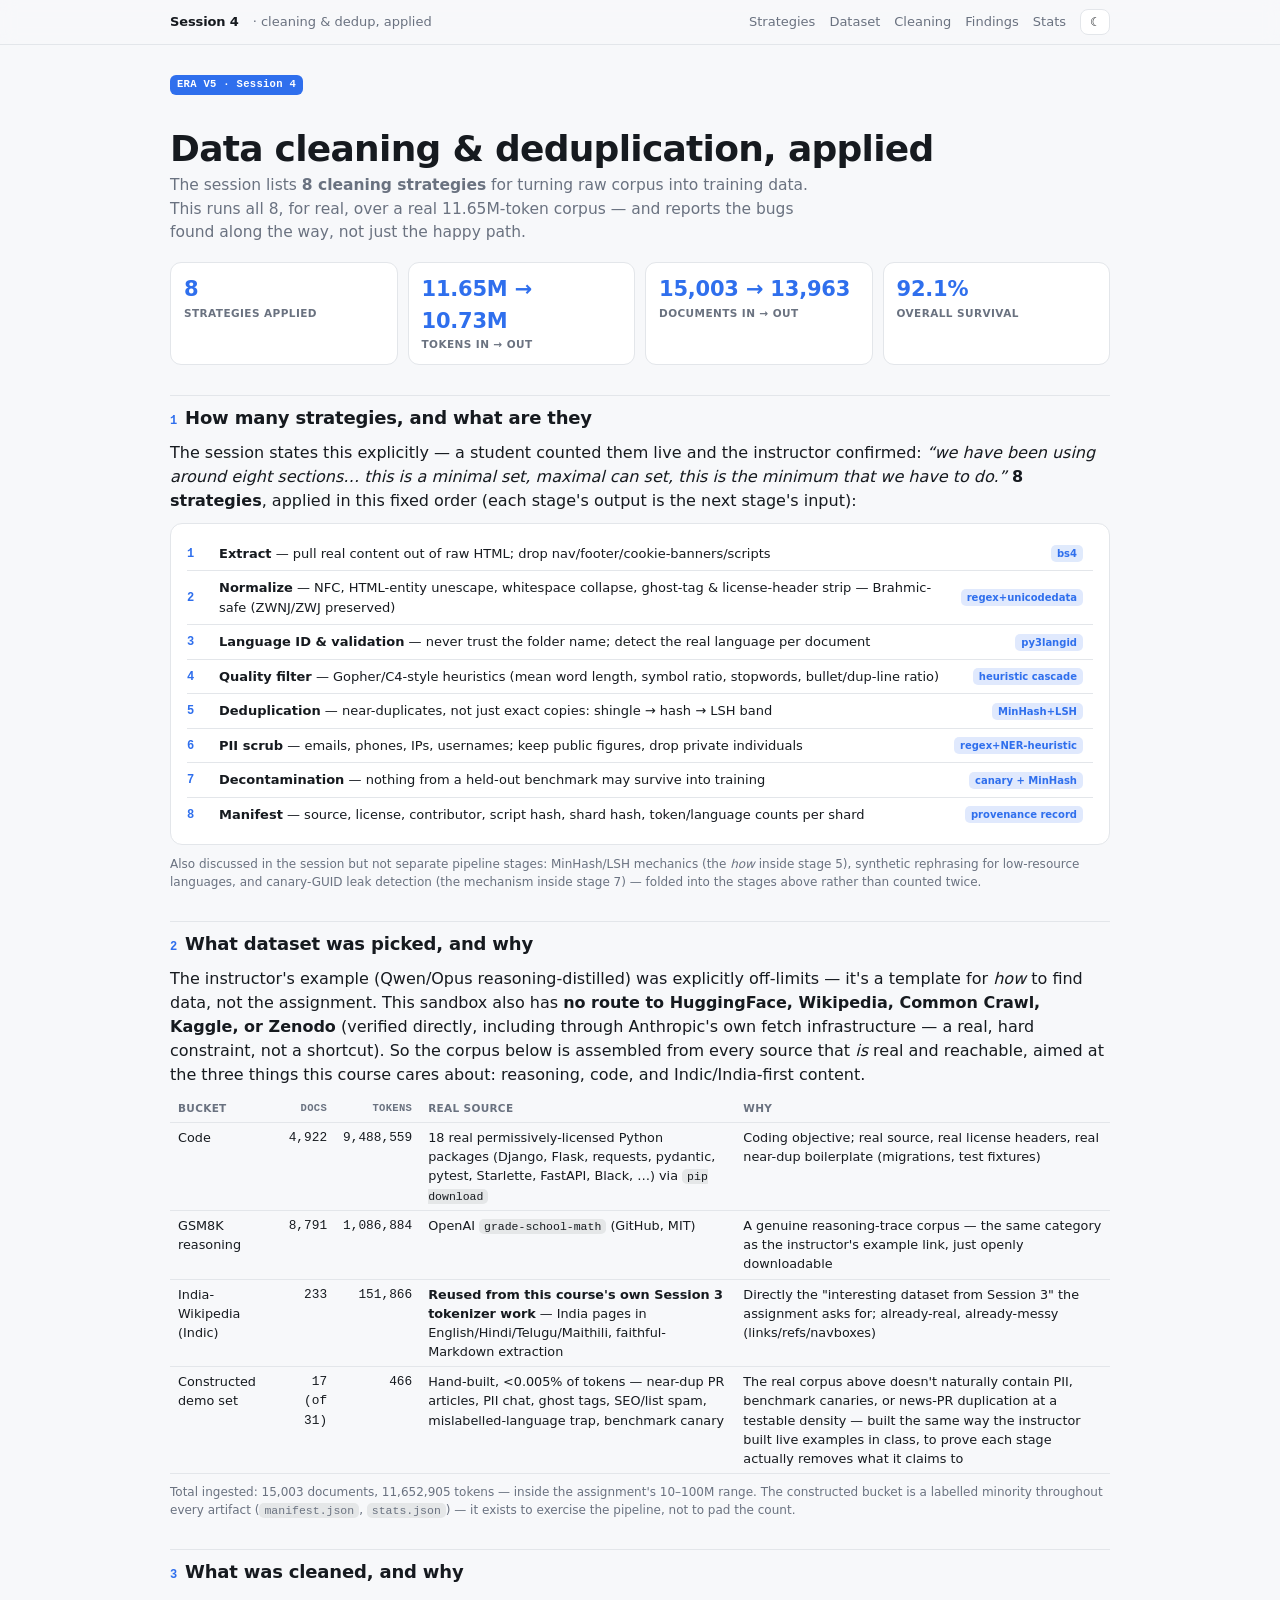
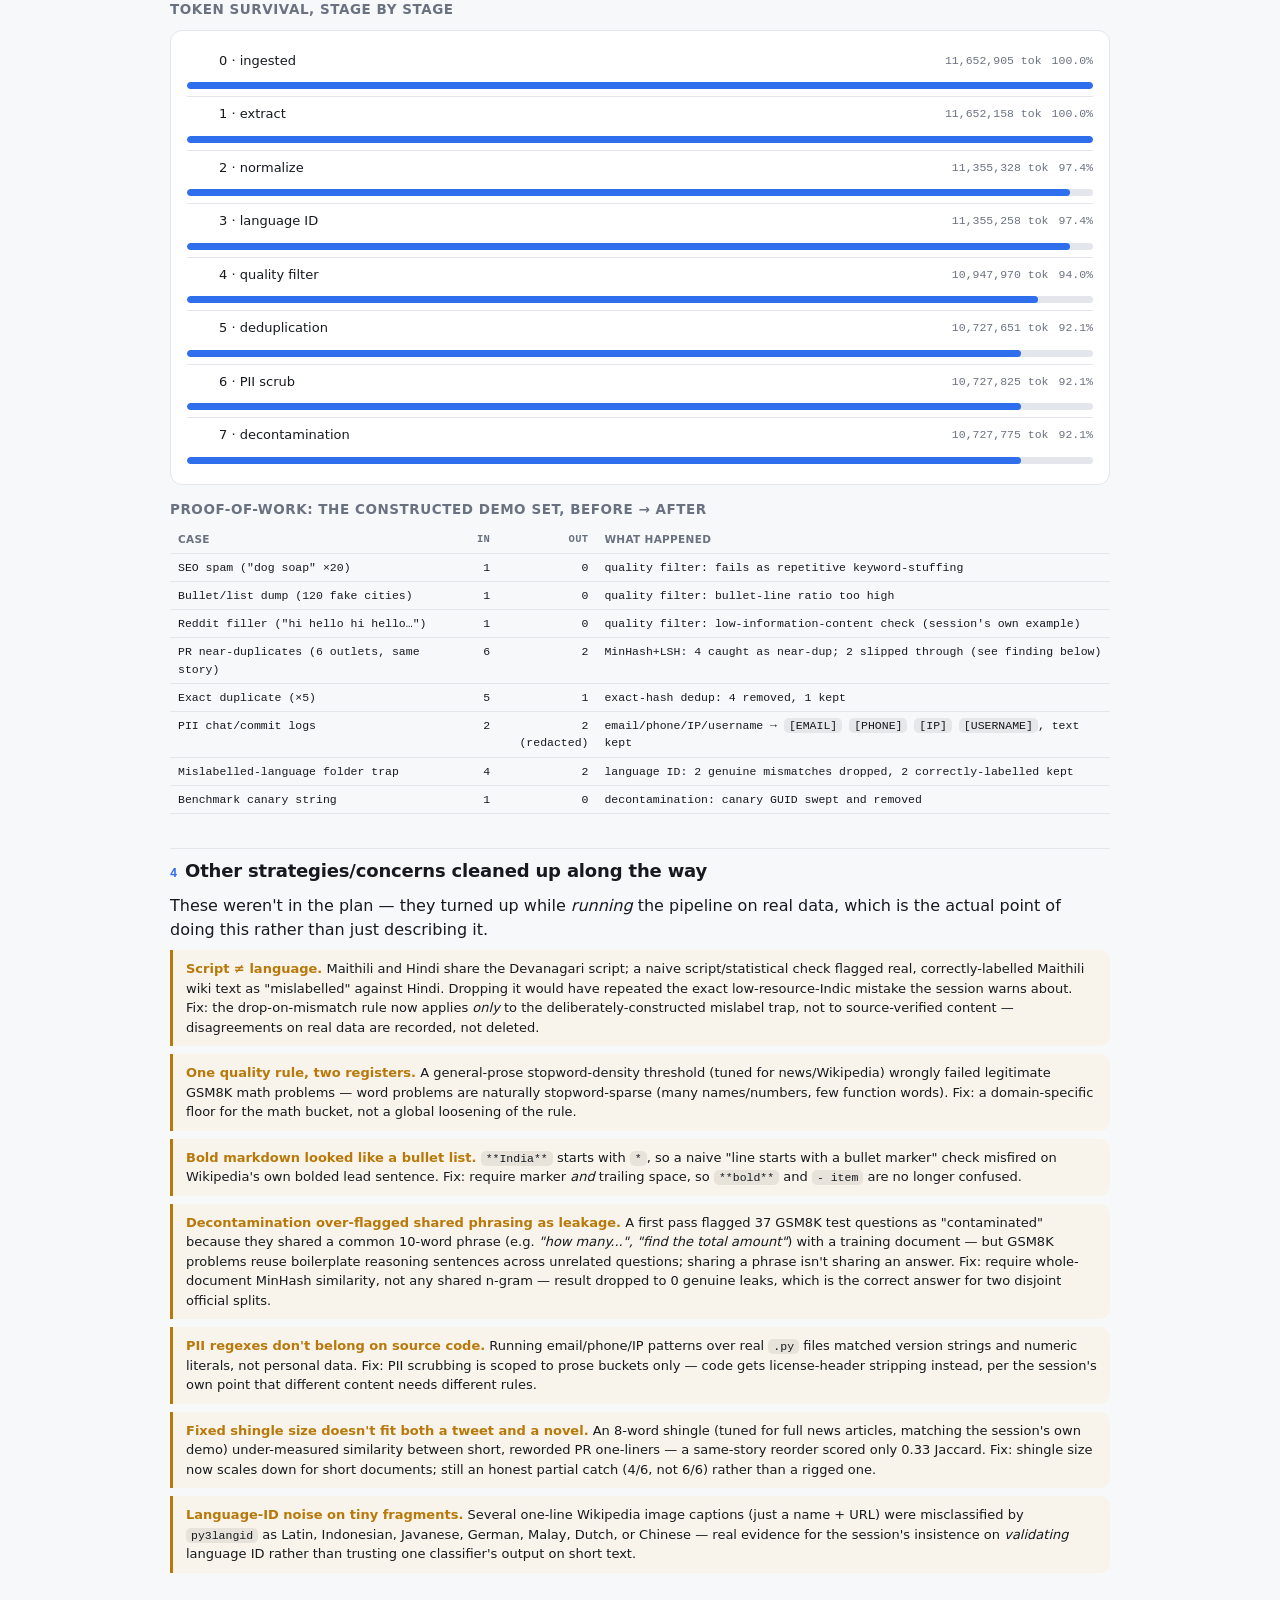
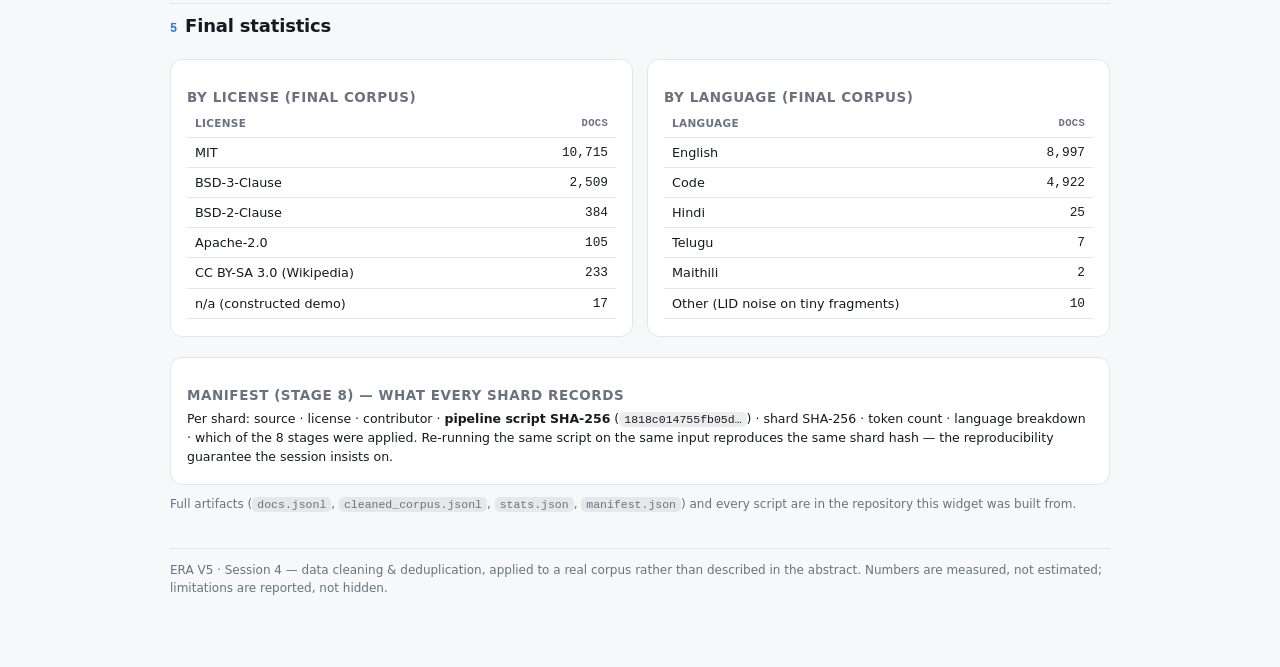
<file: session-4-assignment/widget/index.html>
<!DOCTYPE html>
<html lang="en">
<head>
<meta charset="utf-8"/>
<meta name="viewport" content="width=device-width, initial-scale=1"/>
<title>Session 4 — Data Cleaning &amp; Deduplication, applied</title>
<meta name="description" content="The 8 cleaning strategies from Session 4, applied to a real 11.65M-token corpus (real code, GSM8K reasoning, India-Wikipedia Indic text) plus a labelled demo set — with the bugs found and fixed along the way."/>
<link rel="icon" href="data:image/svg+xml,<svg xmlns='http://www.w3.org/2000/svg' viewBox='0 0 100 100'><text y='.9em' font-size='90'>🧹</text></svg>"/>
<style>
:root{--bg:#f7f8fa;--panel:#fff;--ink:#161a1f;--muted:#6a7280;--line:#e3e6ea;--accent:#2f6fed;--good:#1f8a5f;--bad:#c23b3b;--warn:#b8790a;--mono:ui-monospace,Menlo,Consolas,monospace;--sans:system-ui,-apple-system,Segoe UI,Roboto,sans-serif;--maxw:980px}
@media(prefers-color-scheme:dark){:root{--bg:#0f1216;--panel:#171b21;--ink:#e7eaef;--muted:#8b93a1;--line:#272c34;--accent:#5b8def;--good:#3fbf87;--bad:#e2685f;--warn:#e0a63a}}
:root[data-theme=dark]{--bg:#0f1216;--panel:#171b21;--ink:#e7eaef;--muted:#8b93a1;--line:#272c34;--accent:#5b8def;--good:#3fbf87;--bad:#e2685f;--warn:#e0a63a}
:root[data-theme=light]{--bg:#f7f8fa;--panel:#fff;--ink:#161a1f;--muted:#6a7280;--line:#e3e6ea;--accent:#2f6fed;--good:#1f8a5f;--bad:#c23b3b;--warn:#b8790a}
*{box-sizing:border-box}
body{margin:0;background:var(--bg);color:var(--ink);font-family:var(--sans);line-height:1.5;-webkit-font-smoothing:antialiased}
.wrap{max-width:var(--maxw);margin:0 auto;padding:0 20px 70px}
header.top{position:sticky;top:0;background:color-mix(in srgb,var(--bg) 88%,transparent);backdrop-filter:blur(8px);border-bottom:1px solid var(--line);z-index:9}
.top .in{max-width:var(--maxw);margin:0 auto;padding:9px 20px;display:flex;align-items:center;gap:14px;font-size:13px}
.top b{letter-spacing:-.01em}.top a{color:var(--muted);text-decoration:none}.top .sp{margin-left:auto}
#th{border:1px solid var(--line);background:var(--panel);color:var(--ink);border-radius:8px;width:30px;height:26px;cursor:pointer;font-size:12px}
h1{font-size:clamp(25px,4.6vw,36px);line-height:1.1;letter-spacing:-.02em;margin:34px 0 6px}
.sub{color:var(--muted);font-size:15.5px;max-width:66ch;margin:0 0 18px}
.tag{display:inline-block;font-family:var(--mono);font-size:10.5px;font-weight:700;color:#fff;background:var(--accent);padding:2px 7px;border-radius:6px;letter-spacing:.03em}
h2{font-size:18px;letter-spacing:-.01em;margin:30px 0 10px;padding-top:8px;border-top:1px solid var(--line);display:flex;align-items:baseline;gap:8px}
h2 .n{color:var(--accent);font-family:var(--mono);font-size:12px}
h3{font-size:13.5px;margin:14px 0 4px;color:var(--muted);text-transform:uppercase;letter-spacing:.04em;font-weight:700}
p{margin:5px 0}
small,.mut{color:var(--muted)}
.kpis{display:grid;grid-template-columns:repeat(4,1fr);gap:10px;margin:6px 0 4px}
.kpi{background:var(--panel);border:1px solid var(--line);border-radius:11px;padding:11px 13px}
.kpi .v{font-size:21px;font-weight:800;letter-spacing:-.01em;color:var(--accent)}
.kpi .l{font-size:10.5px;color:var(--muted);text-transform:uppercase;letter-spacing:.04em;font-weight:600}
.card{background:var(--panel);border:1px solid var(--line);border-radius:12px;padding:13px 16px;margin:10px 0}
table{border-collapse:collapse;width:100%;font-size:12.8px;margin:4px 0}
th,td{text-align:left;padding:5px 8px;border-bottom:1px solid var(--line);vertical-align:top}
th{font-size:10.5px;text-transform:uppercase;letter-spacing:.03em;color:var(--muted)}
td.n,th.n{text-align:right;font-variant-numeric:tabular-nums;font-family:var(--mono)}
.tw{overflow-x:auto}
code{font-family:var(--mono);font-size:11.5px;background:color-mix(in srgb,var(--ink) 8%,transparent);padding:1px 5px;border-radius:5px}
.stage{display:grid;grid-template-columns:22px 1fr auto auto;gap:10px;align-items:center;padding:7px 0;border-bottom:1px solid var(--line);font-size:13px}
.stage:last-child{border-bottom:none}
.stage .num{font-family:var(--mono);color:var(--accent);font-weight:700;font-size:12px}
.stage .bar{height:7px;border-radius:4px;background:var(--line);position:relative;overflow:hidden;grid-column:1/-1;margin-top:2px}
.stage .fill{position:absolute;inset:0;background:var(--accent);border-radius:4px}
.stage .pct{font-family:var(--mono);font-size:11.5px;color:var(--muted);text-align:right}
.finding{border-left:3px solid var(--warn);background:color-mix(in srgb,var(--warn) 8%,var(--panel));border-radius:0 10px 10px 0;padding:9px 13px;margin:8px 0;font-size:13px}
.finding b{color:var(--warn)}
.ok{color:var(--good);font-weight:700}
.chip{display:inline-block;font-size:10px;font-weight:700;padding:1px 6px;border-radius:5px;background:color-mix(in srgb,var(--accent) 15%,transparent);color:var(--accent)}
.two{display:grid;grid-template-columns:1fr 1fr;gap:14px}
@media(max-width:680px){.kpis{grid-template-columns:1fr 1fr}.two{grid-template-columns:1fr}}
footer{color:var(--muted);font-size:12px;margin-top:34px;border-top:1px solid var(--line);padding-top:12px}
.demoRow td{font-family:var(--mono);font-size:11.5px}
</style>
</head>
<body>
<header class="top"><div class="in"><b>Session 4</b> <span class="mut">· cleaning &amp; dedup, applied</span><span class="sp"></span><a href="#strategies">Strategies</a> <a href="#dataset">Dataset</a> <a href="#cleaning">Cleaning</a> <a href="#findings">Findings</a> <a href="#stats">Stats</a><button id="th" title="theme">☾</button></div></header>
<div class="wrap">

<span class="tag" style="margin-top:30px;display:inline-block">ERA V5 · Session 4</span>
<h1>Data cleaning &amp; deduplication, applied</h1>
<p class="sub">The session lists <b>8 cleaning strategies</b> for turning raw corpus into training data. This runs all 8, for real, over a real 11.65M-token corpus — and reports the bugs found along the way, not just the happy path.</p>

<div class="kpis">
  <div class="kpi"><div class="v">8</div><div class="l">strategies applied</div></div>
  <div class="kpi"><div class="v">11.65M → 10.73M</div><div class="l">tokens in → out</div></div>
  <div class="kpi"><div class="v">15,003 → 13,963</div><div class="l">documents in → out</div></div>
  <div class="kpi"><div class="v">92.1%</div><div class="l">overall survival</div></div>
</div>

<h2 id="strategies"><span class="n">1</span>How many strategies, and what are they</h2>
<p>The session states this explicitly — a student counted them live and the instructor confirmed: <i>“we have been using around eight sections… this is a minimal set, maximal can set, this is the minimum that we have to do.”</i> <b>8 strategies</b>, applied in this fixed order (each stage's output is the next stage's input):</p>
<div class="card">
<div class="stage"><span class="num">1</span><span><b>Extract</b> — pull real content out of raw HTML; drop nav/footer/cookie-banners/scripts</span><span class="chip">bs4</span><span></span></div>
<div class="stage"><span class="num">2</span><span><b>Normalize</b> — NFC, HTML-entity unescape, whitespace collapse, ghost-tag &amp; license-header strip — Brahmic-safe (ZWNJ/ZWJ preserved)</span><span class="chip">regex+unicodedata</span><span></span></div>
<div class="stage"><span class="num">3</span><span><b>Language ID &amp; validation</b> — never trust the folder name; detect the real language per document</span><span class="chip">py3langid</span><span></span></div>
<div class="stage"><span class="num">4</span><span><b>Quality filter</b> — Gopher/C4-style heuristics (mean word length, symbol ratio, stopwords, bullet/dup-line ratio)</span><span class="chip">heuristic cascade</span><span></span></div>
<div class="stage"><span class="num">5</span><span><b>Deduplication</b> — near-duplicates, not just exact copies: shingle → hash → LSH band</span><span class="chip">MinHash+LSH</span><span></span></div>
<div class="stage"><span class="num">6</span><span><b>PII scrub</b> — emails, phones, IPs, usernames; keep public figures, drop private individuals</span><span class="chip">regex+NER-heuristic</span><span></span></div>
<div class="stage"><span class="num">7</span><span><b>Decontamination</b> — nothing from a held-out benchmark may survive into training</span><span class="chip">canary + MinHash</span><span></span></div>
<div class="stage"><span class="num">8</span><span><b>Manifest</b> — source, license, contributor, script hash, shard hash, token/language counts per shard</span><span class="chip">provenance record</span><span></span></div>
</div>
<p class="mut" style="font-size:12px">Also discussed in the session but not separate pipeline stages: MinHash/LSH mechanics (the <i>how</i> inside stage 5), synthetic rephrasing for low-resource languages, and canary-GUID leak detection (the mechanism inside stage 7) — folded into the stages above rather than counted twice.</p>

<h2 id="dataset"><span class="n">2</span>What dataset was picked, and why</h2>
<p>The instructor's example (Qwen/Opus reasoning-distilled) was explicitly off-limits — it's a template for <i>how</i> to find data, not the assignment. This sandbox also has <b>no route to HuggingFace, Wikipedia, Common Crawl, Kaggle, or Zenodo</b> (verified directly, including through Anthropic's own fetch infrastructure — a real, hard constraint, not a shortcut). So the corpus below is assembled from every source that <i>is</i> real and reachable, aimed at the three things this course cares about: reasoning, code, and Indic/India-first content.</p>
<div class="tw"><table>
<tr><th>Bucket</th><th class="n">Docs</th><th class="n">Tokens</th><th>Real source</th><th>Why</th></tr>
<tr><td>Code</td><td class="n">4,922</td><td class="n">9,488,559</td><td>18 real permissively-licensed Python packages (Django, Flask, requests, pydantic, pytest, Starlette, FastAPI, Black, …) via <code>pip download</code></td><td>Coding objective; real source, real license headers, real near-dup boilerplate (migrations, test fixtures)</td></tr>
<tr><td>GSM8K reasoning</td><td class="n">8,791</td><td class="n">1,086,884</td><td>OpenAI <code>grade-school-math</code> (GitHub, MIT)</td><td>A genuine reasoning-trace corpus — the same category as the instructor's example link, just openly downloadable</td></tr>
<tr><td>India-Wikipedia (Indic)</td><td class="n">233</td><td class="n">151,866</td><td><b>Reused from this course's own Session 3 tokenizer work</b> — India pages in English/Hindi/Telugu/Maithili, faithful-Markdown extraction</td><td>Directly the "interesting dataset from Session 3" the assignment asks for; already-real, already-messy (links/refs/navboxes)</td></tr>
<tr><td>Constructed demo set</td><td class="n">17 (of 31)</td><td class="n">466</td><td>Hand-built, &lt;0.005% of tokens — near-dup PR articles, PII chat, ghost tags, SEO/list spam, mislabelled-language trap, benchmark canary</td><td>The real corpus above doesn't naturally contain PII, benchmark canaries, or news-PR duplication at a testable density — built the same way the instructor built live examples in class, to prove each stage actually removes what it claims to</td></tr>
</table></div>
<p class="mut" style="font-size:12px">Total ingested: 15,003 documents, 11,652,905 tokens — inside the assignment's 10–100M range. The constructed bucket is a labelled minority throughout every artifact (<code>manifest.json</code>, <code>stats.json</code>) — it exists to exercise the pipeline, not to pad the count.</p>

<h2 id="cleaning"><span class="n">3</span>What was cleaned, and why</h2>
<h3>Token survival, stage by stage</h3>
<div class="card" id="survivalChart"></div>
<h3>Proof-of-work: the constructed demo set, before → after</h3>
<div class="tw"><table>
<tr><th>Case</th><th class="n">In</th><th class="n">Out</th><th>What happened</th></tr>
<tr class="demoRow"><td>SEO spam ("dog soap" ×20)</td><td class="n">1</td><td class="n">0</td><td>quality filter: fails as repetitive keyword-stuffing</td></tr>
<tr class="demoRow"><td>Bullet/list dump (120 fake cities)</td><td class="n">1</td><td class="n">0</td><td>quality filter: bullet-line ratio too high</td></tr>
<tr class="demoRow"><td>Reddit filler ("hi hello hi hello…")</td><td class="n">1</td><td class="n">0</td><td>quality filter: low-information-content check (session's own example)</td></tr>
<tr class="demoRow"><td>PR near-duplicates (6 outlets, same story)</td><td class="n">6</td><td class="n">2</td><td>MinHash+LSH: 4 caught as near-dup; 2 slipped through (see finding below)</td></tr>
<tr class="demoRow"><td>Exact duplicate (×5)</td><td class="n">5</td><td class="n">1</td><td>exact-hash dedup: 4 removed, 1 kept</td></tr>
<tr class="demoRow"><td>PII chat/commit logs</td><td class="n">2</td><td class="n">2 (redacted)</td><td>email/phone/IP/username → <code>[EMAIL]</code> <code>[PHONE]</code> <code>[IP]</code> <code>[USERNAME]</code>, text kept</td></tr>
<tr class="demoRow"><td>Mislabelled-language folder trap</td><td class="n">4</td><td class="n">2</td><td>language ID: 2 genuine mismatches dropped, 2 correctly-labelled kept</td></tr>
<tr class="demoRow"><td>Benchmark canary string</td><td class="n">1</td><td class="n">0</td><td>decontamination: canary GUID swept and removed</td></tr>
</table></div>

<h2 id="findings"><span class="n">4</span>Other strategies/concerns cleaned up along the way</h2>
<p>These weren't in the plan — they turned up while <i>running</i> the pipeline on real data, which is the actual point of doing this rather than just describing it.</p>
<div class="finding"><b>Script ≠ language.</b> Maithili and Hindi share the Devanagari script; a naive script/statistical check flagged real, correctly-labelled Maithili wiki text as "mislabelled" against Hindi. Dropping it would have repeated the exact low-resource-Indic mistake the session warns about. Fix: the drop-on-mismatch rule now applies <i>only</i> to the deliberately-constructed mislabel trap, not to source-verified content — disagreements on real data are recorded, not deleted.</div>
<div class="finding"><b>One quality rule, two registers.</b> A general-prose stopword-density threshold (tuned for news/Wikipedia) wrongly failed legitimate GSM8K math problems — word problems are naturally stopword-sparse (many names/numbers, few function words). Fix: a domain-specific floor for the math bucket, not a global loosening of the rule.</div>
<div class="finding"><b>Bold markdown looked like a bullet list.</b> <code>**India**</code> starts with <code>*</code>, so a naive "line starts with a bullet marker" check misfired on Wikipedia's own bolded lead sentence. Fix: require marker <i>and</i> trailing space, so <code>**bold**</code> and <code>- item</code> are no longer confused.</div>
<div class="finding"><b>Decontamination over-flagged shared phrasing as leakage.</b> A first pass flagged 37 GSM8K test questions as "contaminated" because they shared a common 10-word phrase (e.g. <i>"how many...", "find the total amount"</i>) with a training document — but GSM8K problems reuse boilerplate reasoning sentences across unrelated questions; sharing a phrase isn't sharing an answer. Fix: require whole-document MinHash similarity, not any shared n-gram — result dropped to 0 genuine leaks, which is the correct answer for two disjoint official splits.</div>
<div class="finding"><b>PII regexes don't belong on source code.</b> Running email/phone/IP patterns over real <code>.py</code> files matched version strings and numeric literals, not personal data. Fix: PII scrubbing is scoped to prose buckets only — code gets license-header stripping instead, per the session's own point that different content needs different rules.</div>
<div class="finding"><b>Fixed shingle size doesn't fit both a tweet and a novel.</b> An 8-word shingle (tuned for full news articles, matching the session's own demo) under-measured similarity between short, reworded PR one-liners — a same-story reorder scored only 0.33 Jaccard. Fix: shingle size now scales down for short documents; still an honest partial catch (4/6, not 6/6) rather than a rigged one.</div>
<div class="finding"><b>Language-ID noise on tiny fragments.</b> Several one-line Wikipedia image captions (just a name + URL) were misclassified by <code>py3langid</code> as Latin, Indonesian, Javanese, German, Malay, Dutch, or Chinese — real evidence for the session's insistence on <i>validating</i> language ID rather than trusting one classifier's output on short text.</div>

<h2 id="stats"><span class="n">5</span>Final statistics</h2>
<div class="two">
<div class="card">
<h3>By license (final corpus)</h3>
<table>
<tr><th>License</th><th class="n">Docs</th></tr>
<tr><td>MIT</td><td class="n">10,715</td></tr>
<tr><td>BSD-3-Clause</td><td class="n">2,509</td></tr>
<tr><td>BSD-2-Clause</td><td class="n">384</td></tr>
<tr><td>Apache-2.0</td><td class="n">105</td></tr>
<tr><td>CC BY-SA 3.0 (Wikipedia)</td><td class="n">233</td></tr>
<tr><td>n/a (constructed demo)</td><td class="n">17</td></tr>
</table>
</div>
<div class="card">
<h3>By language (final corpus)</h3>
<table>
<tr><th>Language</th><th class="n">Docs</th></tr>
<tr><td>English</td><td class="n">8,997</td></tr>
<tr><td>Code</td><td class="n">4,922</td></tr>
<tr><td>Hindi</td><td class="n">25</td></tr>
<tr><td>Telugu</td><td class="n">7</td></tr>
<tr><td>Maithili</td><td class="n">2</td></tr>
<tr><td>Other (LID noise on tiny fragments)</td><td class="n">10</td></tr>
</table>
</div>
</div>
<div class="card">
<h3>Manifest (stage 8) — what every shard records</h3>
<p style="font-size:12.5px">Per shard: source · license · contributor · <b>pipeline script SHA-256</b> (<code id="scriptHash">1818c014755fb05d…</code>) · shard SHA-256 · token count · language breakdown · which of the 8 stages were applied. Re-running the same script on the same input reproduces the same shard hash — the reproducibility guarantee the session insists on.</p>
</div>
<p class="mut" style="font-size:12px">Full artifacts (<code>docs.jsonl</code>, <code>cleaned_corpus.jsonl</code>, <code>stats.json</code>, <code>manifest.json</code>) and every script are in the repository this widget was built from.</p>

<footer>ERA V5 · Session 4 — data cleaning &amp; deduplication, applied to a real corpus rather than described in the abstract. Numbers are measured, not estimated; limitations are reported, not hidden.</footer>
</div>
<script>
(function(){
var stages=[
  {name:'0 · ingested',tok:11652905},
  {name:'1 · extract',tok:11652158},
  {name:'2 · normalize',tok:11355328},
  {name:'3 · language ID',tok:11355258},
  {name:'4 · quality filter',tok:10947970},
  {name:'5 · deduplication',tok:10727651},
  {name:'6 · PII scrub',tok:10727825},
  {name:'7 · decontamination',tok:10727775}
];
var max=stages[0].tok;
var el=document.getElementById('survivalChart');
el.innerHTML=stages.map(function(s){
  var pct=100*s.tok/max;
  return '<div class="stage"><span></span><span>'+s.name+'</span><span class="pct">'+s.tok.toLocaleString('en-US')+' tok</span><span class="pct">'+pct.toFixed(1)+'%</span>'+
    '<div class="bar"><div class="fill" style="width:'+pct+'%"></div></div></div>';
}).join('');
document.getElementById('th').addEventListener('click',function(){
  var r=document.documentElement,c=r.getAttribute('data-theme')==='dark'?'light':'dark';
  r.setAttribute('data-theme',c);this.textContent=c==='dark'?'☀︎':'☾';
});
})();
</script>
</body>
</html>
</file>
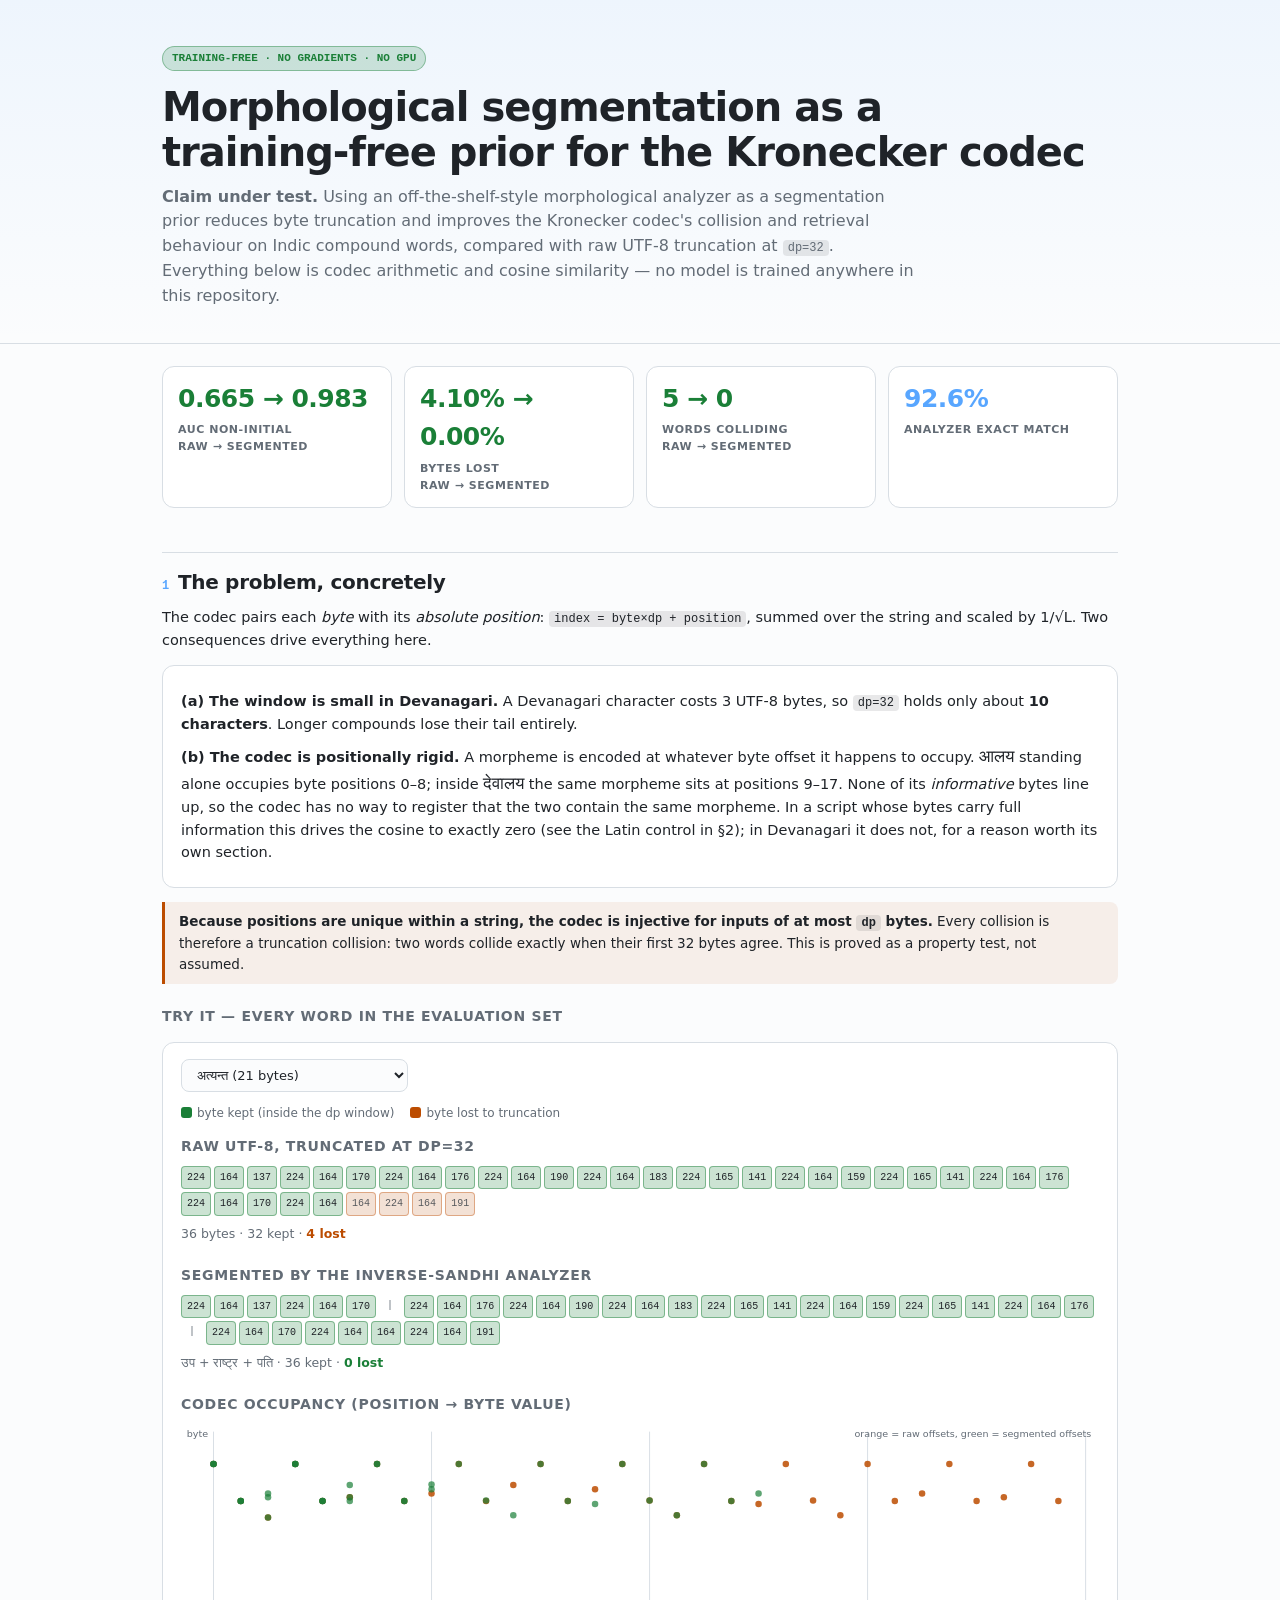
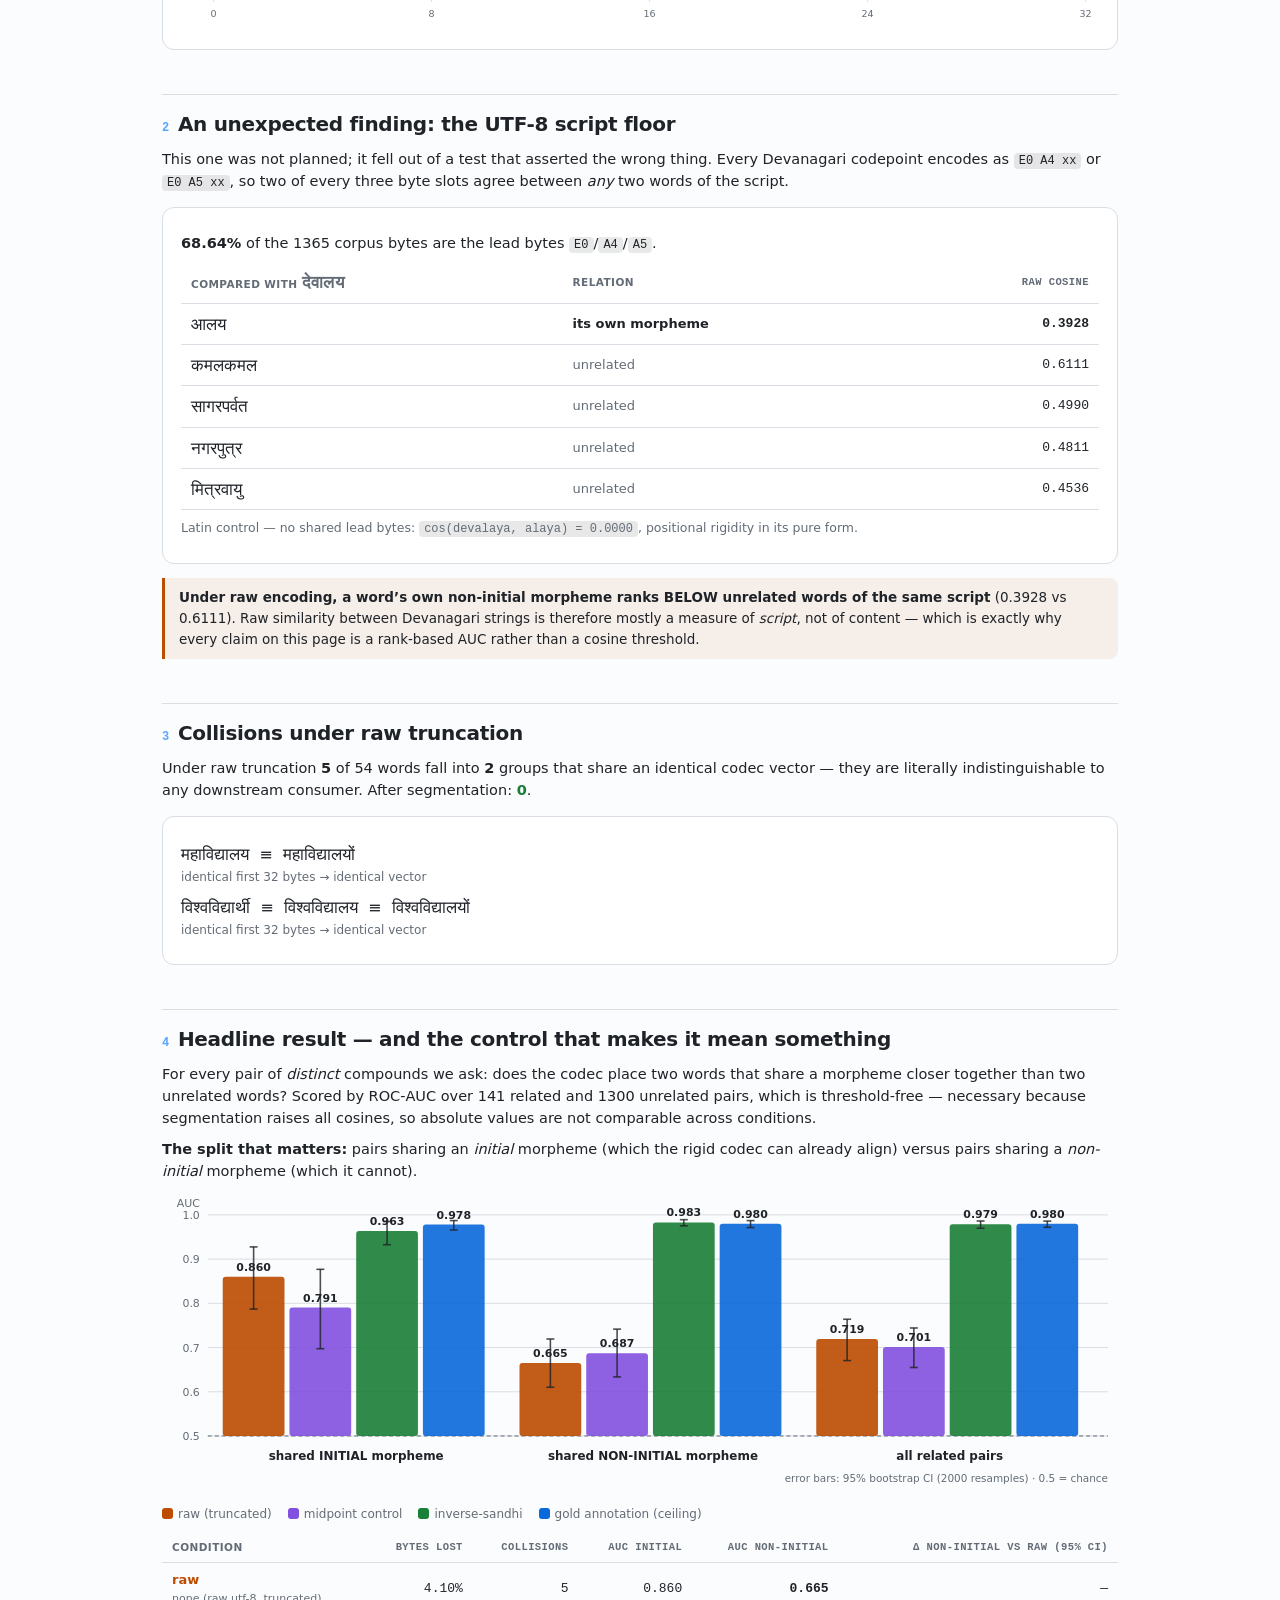
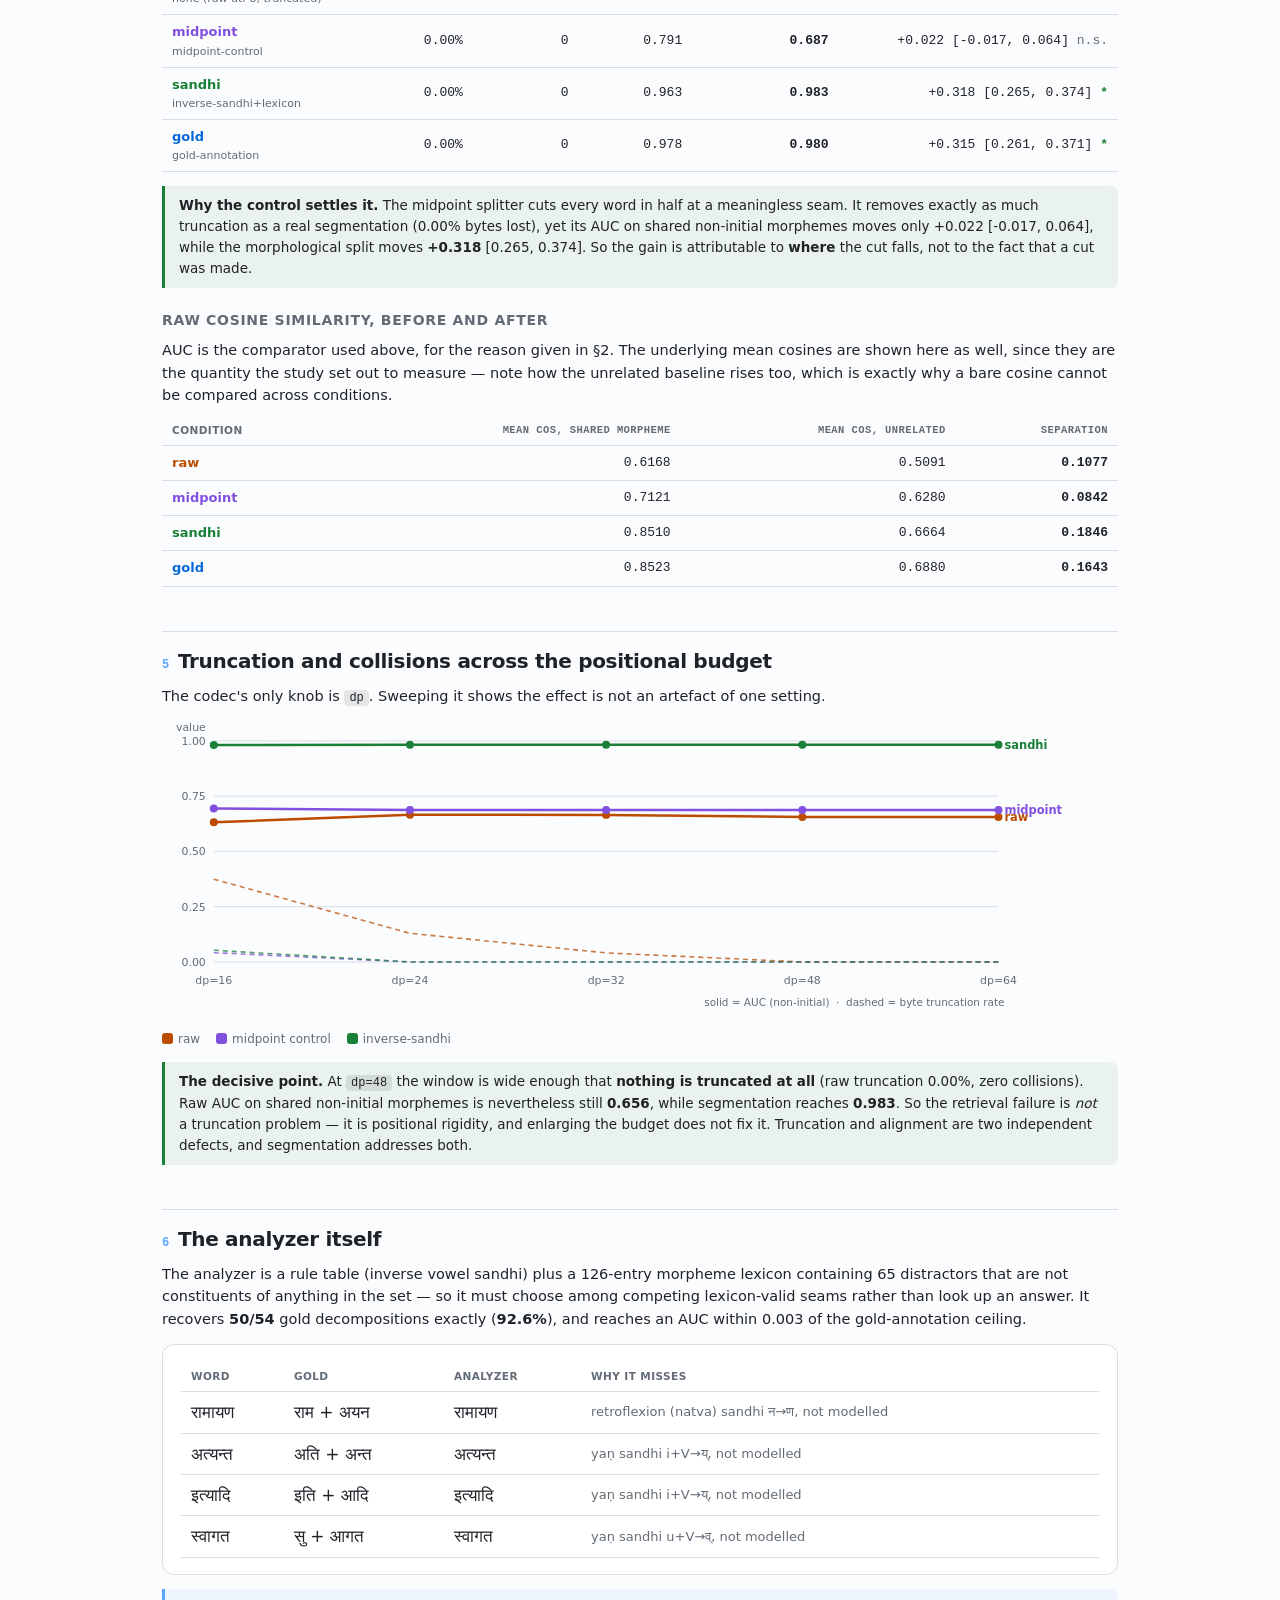
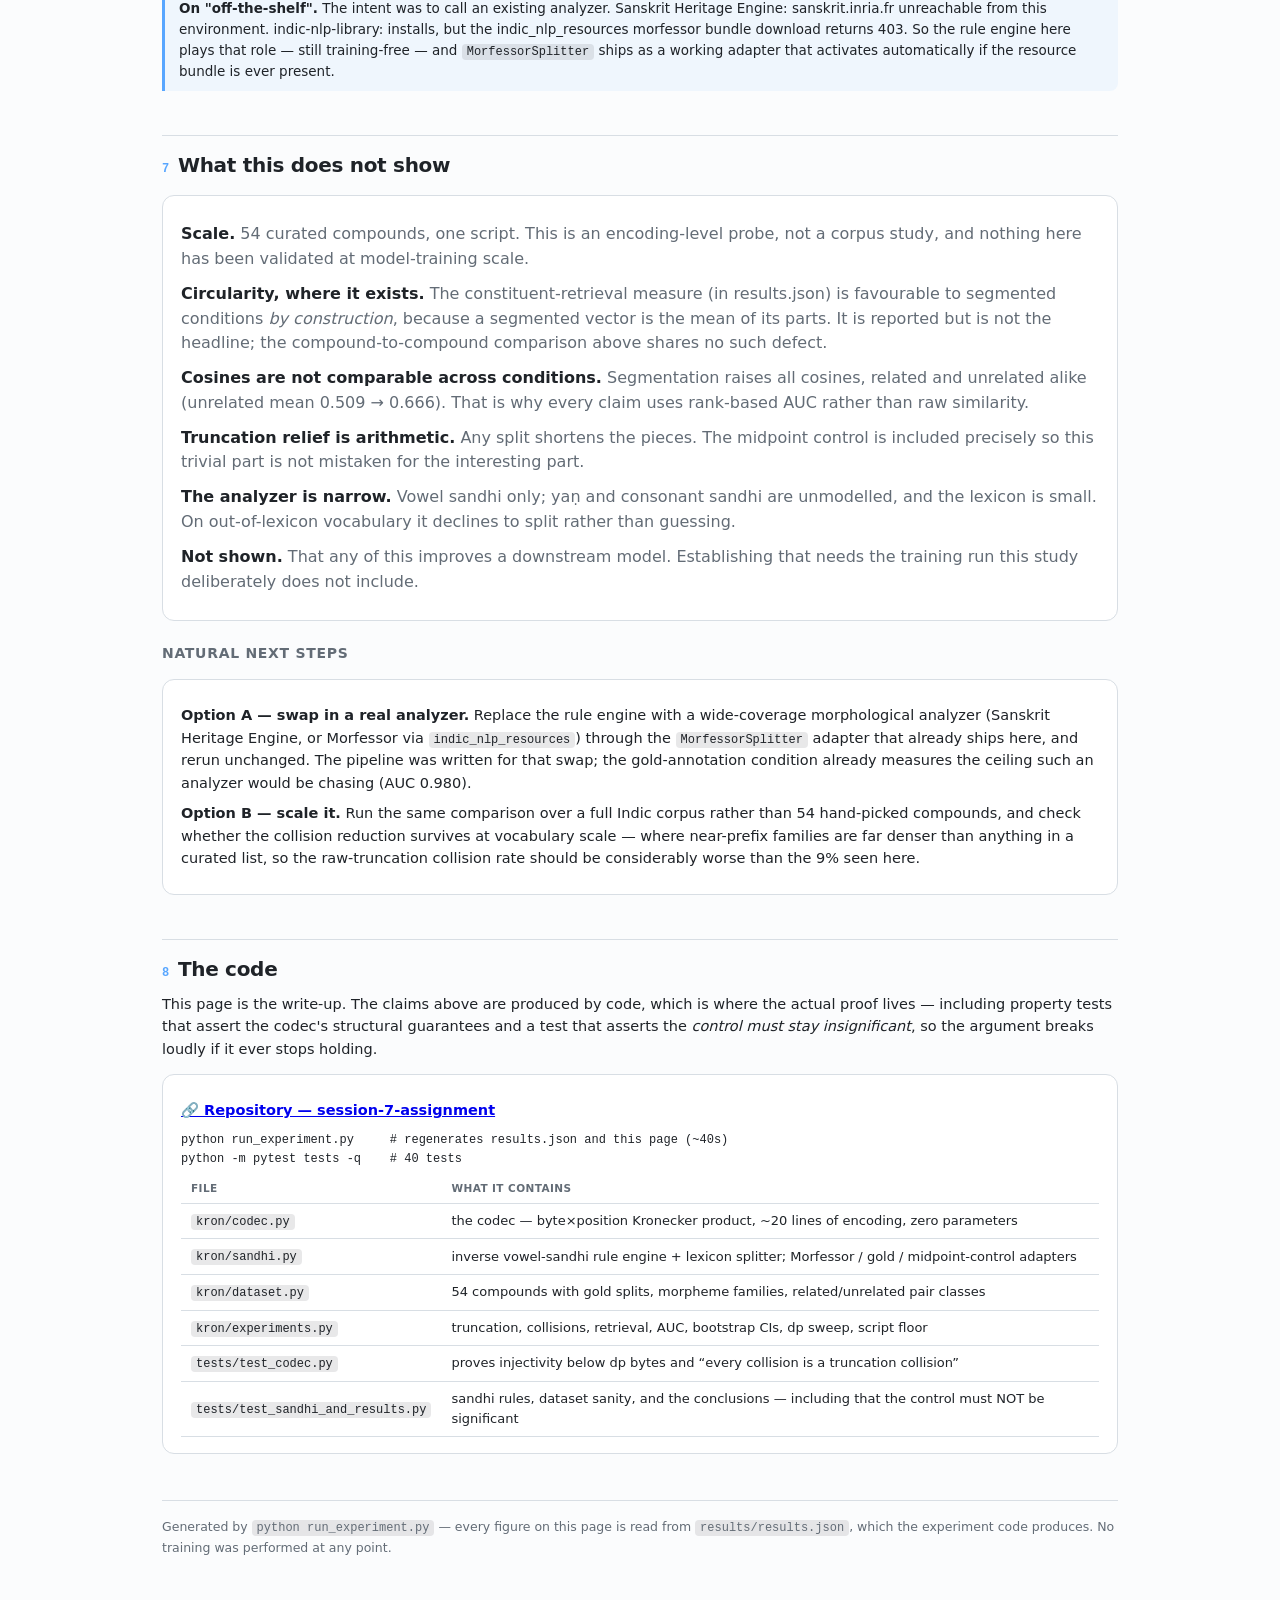
<file: session-7-assignment/results/report/index.html>
<!DOCTYPE html>
<html lang="en">
<head>
<meta charset="utf-8"/>
<meta name="viewport" content="width=device-width, initial-scale=1"/>
<title>Segmentation as a prior for the Kronecker codec</title>
<style>
:root{--bg:#0d1117;--panel:#161b22;--ink:#e6edf3;--muted:#8b949e;--line:#30363d;
      --raw:#f0883e;--seg:#3fb950;--gold:#58a6ff;--ctl:#a371f7;--accent:#58a6ff;
      --mono:ui-monospace,'SF Mono',Menlo,Consolas,monospace;
      --sans:system-ui,-apple-system,'Segoe UI',Roboto,sans-serif}
@media(prefers-color-scheme:light){:root{--bg:#fbfcfd;--panel:#fff;--ink:#1f2328;
      --muted:#636c76;--line:#d8dee4;--raw:#bc4c00;--seg:#1a7f37;--gold:#0969da;--ctl:#8250df}}
*{box-sizing:border-box}
body{margin:0;background:var(--bg);color:var(--ink);font-family:var(--sans);line-height:1.55}
.wrap{max-width:1000px;margin:0 auto;padding:0 22px 80px}
header{border-bottom:1px solid var(--line);background:linear-gradient(180deg,color-mix(in srgb,var(--accent) 8%,transparent),transparent)}
header .in{max-width:1000px;margin:0 auto;padding:44px 22px 34px}
h1{font-size:clamp(26px,4.4vw,40px);line-height:1.12;letter-spacing:-.025em;margin:0 0 10px}
.claim{font-size:16px;color:var(--muted);max-width:74ch;margin:0}
.badge{display:inline-block;font-family:var(--mono);font-size:11px;font-weight:700;
  padding:3px 9px;border-radius:20px;background:color-mix(in srgb,var(--seg) 18%,transparent);
  color:var(--seg);border:1px solid color-mix(in srgb,var(--seg) 40%,transparent);margin-bottom:14px}
h2{font-size:20px;letter-spacing:-.015em;margin:44px 0 6px;padding-top:14px;border-top:1px solid var(--line)}
h2 .n{font-family:var(--mono);font-size:12px;color:var(--accent);margin-right:9px}
h3{font-size:14px;text-transform:uppercase;letter-spacing:.05em;color:var(--muted);margin:22px 0 8px}
p{margin:8px 0;font-size:14.5px}
.mut{color:var(--muted)}
.kpis{display:grid;grid-template-columns:repeat(4,1fr);gap:12px;margin:22px 0}
.kpi{background:var(--panel);border:1px solid var(--line);border-radius:12px;padding:13px 15px}
.kpi .v{font-size:25px;font-weight:800;letter-spacing:-.02em}
.kpi .l{font-size:11px;color:var(--muted);text-transform:uppercase;letter-spacing:.05em;font-weight:600;margin-top:3px}
.card{background:var(--panel);border:1px solid var(--line);border-radius:12px;padding:16px 18px;margin:14px 0}
table{border-collapse:collapse;width:100%;font-size:13px}
th,td{text-align:left;padding:7px 10px;border-bottom:1px solid var(--line)}
th{font-size:10.5px;text-transform:uppercase;letter-spacing:.04em;color:var(--muted)}
td.n,th.n{text-align:right;font-variant-numeric:tabular-nums;font-family:var(--mono)}
.dev{font-size:17px}
code{font-family:var(--mono);font-size:12px;background:color-mix(in srgb,var(--ink) 10%,transparent);padding:1px 5px;border-radius:4px}
.tw{overflow-x:auto}
.note{border-left:3px solid var(--accent);padding:9px 14px;margin:14px 0;font-size:13.5px;
  background:color-mix(in srgb,var(--accent) 7%,transparent);border-radius:0 8px 8px 0}
.warn{border-left-color:var(--raw);background:color-mix(in srgb,var(--raw) 8%,transparent)}
.good{border-left-color:var(--seg);background:color-mix(in srgb,var(--seg) 8%,transparent)}
select,button{font-family:var(--sans);font-size:13px;padding:7px 11px;border-radius:8px;
  border:1px solid var(--line);background:var(--bg);color:var(--ink);cursor:pointer}
.legend{display:flex;gap:16px;flex-wrap:wrap;font-size:12px;color:var(--muted);margin:8px 0}
.legend i{display:inline-block;width:11px;height:11px;border-radius:3px;margin-right:5px;vertical-align:-1px}
.bytegrid{display:flex;flex-wrap:wrap;gap:3px;margin:8px 0}
.byte{font-family:var(--mono);font-size:10px;padding:3px 5px;border-radius:4px;
  background:color-mix(in srgb,var(--seg) 22%,transparent);border:1px solid color-mix(in srgb,var(--seg) 45%,transparent)}
.byte.lost{background:color-mix(in srgb,var(--raw) 22%,transparent);border-color:color-mix(in srgb,var(--raw) 55%,transparent);opacity:.75}
.byte.sep{background:transparent;border:none;color:var(--muted);padding:3px 2px}
footer{margin-top:46px;border-top:1px solid var(--line);padding-top:16px;color:var(--muted);font-size:12.5px}
@media(max-width:720px){.kpis{grid-template-columns:1fr 1fr}}
</style>
</head>
<body>
<header><div class="in">
  <span class="badge">TRAINING-FREE &middot; NO GRADIENTS &middot; NO GPU</span>
  <h1>Morphological segmentation as a<br/>training-free prior for the Kronecker codec</h1>
  <p class="claim"><b>Claim under test.</b> Using an off-the-shelf-style morphological
  analyzer as a segmentation prior reduces byte truncation and improves the Kronecker
  codec's collision and retrieval behaviour on Indic compound words, compared with raw
  UTF-8 truncation at <code>dp=32</code>. Everything below is codec arithmetic and cosine
  similarity &mdash; no model is trained anywhere in this repository.</p>
</div></header>

<div class="wrap">
<div class="kpis" id="kpis"></div>

<h2><span class="n">1</span>The problem, concretely</h2>
<p>The codec pairs each <em>byte</em> with its <em>absolute position</em>:
<code>index = byte&times;dp + position</code>, summed over the string and scaled by
1/&radic;L. Two consequences drive everything here.</p>
<div class="card">
<p><b>(a) The window is small in Devanagari.</b> A Devanagari character costs 3 UTF-8
bytes, so <code>dp=32</code> holds only about <b>10 characters</b>. Longer compounds lose
their tail entirely.</p>
<p><b>(b) The codec is positionally rigid.</b> A morpheme is encoded at whatever byte
offset it happens to occupy. <span class="dev">आलय</span> standing alone occupies byte
positions 0&ndash;8; inside <span class="dev">देवालय</span> the same morpheme sits at
positions 9&ndash;17. None of its <em>informative</em> bytes line up, so the codec has no
way to register that the two contain the same morpheme. In a script whose bytes carry
full information this drives the cosine to exactly zero (see the Latin control in
&sect;2); in Devanagari it does not, for a reason worth its own section.</p>
</div>
<div class="note warn"><b>Because positions are unique within a string, the codec is
injective for inputs of at most <code>dp</code> bytes.</b> Every collision is therefore a
truncation collision: two words collide exactly when their first 32 bytes agree. This is
proved as a property test, not assumed.</div>

<h3>Try it &mdash; every word in the evaluation set</h3>
<div class="card">
  <select id="wordsel"></select>
  <div class="legend" style="margin-top:12px">
    <span><i style="background:var(--seg)"></i>byte kept (inside the dp window)</span>
    <span><i style="background:var(--raw)"></i>byte lost to truncation</span>
  </div>
  <h3 style="margin-top:14px">Raw UTF-8, truncated at dp=32</h3>
  <div class="bytegrid" id="rawgrid"></div>
  <div id="rawinfo" class="mut" style="font-size:12.5px"></div>
  <h3>Segmented by the inverse-sandhi analyzer</h3>
  <div class="bytegrid" id="seggrid"></div>
  <div id="seginfo" class="mut" style="font-size:12.5px"></div>
  <h3>Codec occupancy (position &rarr; byte value)</h3>
  <svg id="occ" viewBox="0 0 960 210" style="width:100%;height:auto"></svg>
</div>

<h2><span class="n">2</span>An unexpected finding: the UTF-8 script floor</h2>
<p>This one was not planned; it fell out of a test that asserted the wrong thing. Every
Devanagari codepoint encodes as <code>E0 A4 xx</code> or <code>E0 A5 xx</code>, so two of
every three byte slots agree between <em>any</em> two words of the script.</p>
<div class="card" id="floorcard"></div>
<div class="note warn" id="floornote"></div>

<h2><span class="n">3</span>Collisions under raw truncation</h2>
<p id="colltext"></p>
<div class="card" id="collgroups"></div>

<h2><span class="n">4</span>Headline result &mdash; and the control that makes it mean something</h2>
<p>For every pair of <em>distinct</em> compounds we ask: does the codec place two words
that share a morpheme closer together than two unrelated words? Scored by ROC&#8209;AUC over
<span id="npairs"></span> pairs, which is threshold-free &mdash; necessary because
segmentation raises all cosines, so absolute values are not comparable across conditions.</p>
<p><b>The split that matters:</b> pairs sharing an <em>initial</em> morpheme (which the
rigid codec can already align) versus pairs sharing a <em>non-initial</em> morpheme (which
it cannot).</p>
<svg id="aucchart" viewBox="0 0 960 300" style="width:100%;height:auto"></svg>
<div class="legend">
  <span><i style="background:var(--raw)"></i>raw (truncated)</span>
  <span><i style="background:var(--ctl)"></i>midpoint control</span>
  <span><i style="background:var(--seg)"></i>inverse-sandhi</span>
  <span><i style="background:var(--gold)"></i>gold annotation (ceiling)</span>
</div>
<div class="tw"><table id="auctable"></table></div>
<div class="note good" id="controlnote"></div>

<h3>Raw cosine similarity, before and after</h3>
<p>AUC is the comparator used above, for the reason given in &sect;2. The underlying mean
cosines are shown here as well, since they are the quantity the study set out to measure
&mdash; note how the unrelated baseline rises too, which is exactly why a bare cosine
cannot be compared across conditions.</p>
<div class="tw"><table id="costable"></table></div>

<h2><span class="n">5</span>Truncation and collisions across the positional budget</h2>
<p>The codec's only knob is <code>dp</code>. Sweeping it shows the effect is not an artefact
of one setting.</p>
<svg id="sweepchart" viewBox="0 0 960 300" style="width:100%;height:auto"></svg>
<div class="legend">
  <span><i style="background:var(--raw)"></i>raw</span>
  <span><i style="background:var(--ctl)"></i>midpoint control</span>
  <span><i style="background:var(--seg)"></i>inverse-sandhi</span>
</div>
<div class="note good" id="sweepnote"></div>

<h2><span class="n">6</span>The analyzer itself</h2>
<p id="splittext"></p>
<div class="card"><div class="tw"><table id="failtable"></table></div></div>
<div class="note" id="availnote"></div>

<h2><span class="n">7</span>What this does not show</h2>
<div class="card" id="limits"></div>

<h3>Natural next steps</h3>
<div class="card">
  <p><b>Option A &mdash; swap in a real analyzer.</b> Replace the rule engine with a
  wide-coverage morphological analyzer (Sanskrit Heritage Engine, or Morfessor via
  <code>indic_nlp_resources</code>) through the <code>MorfessorSplitter</code> adapter that
  already ships here, and rerun unchanged. The pipeline was written for that swap; the
  gold-annotation condition already measures the ceiling such an analyzer would be
  chasing (AUC 0.980).</p>
  <p><b>Option B &mdash; scale it.</b> Run the same comparison over a full Indic corpus
  rather than 54 hand-picked compounds, and check whether the collision reduction survives
  at vocabulary scale &mdash; where near-prefix families are far denser than anything in a
  curated list, so the raw-truncation collision rate should be considerably worse than the
  9% seen here.</p>
</div>

<h2><span class="n">8</span>The code</h2>
<p>This page is the write-up. The claims above are produced by code, which is where the
actual proof lives &mdash; including property tests that assert the codec's structural
guarantees and a test that asserts the <em>control must stay insignificant</em>, so the
argument breaks loudly if it ever stops holding.</p>
<div class="card">
  <p><a id="repolink" href="#" target="_blank" rel="noopener"><b>&#128279; Repository &mdash;
  session-7-assignment</b></a></p>
  <pre style="font-family:var(--mono);font-size:12px;overflow-x:auto;margin:10px 0 4px">python run_experiment.py     # regenerates results.json and this page (~40s)
python -m pytest tests -q    # 40 tests</pre>
  <div class="tw"><table>
    <tr><th>file</th><th>what it contains</th></tr>
    <tr><td><code>kron/codec.py</code></td><td>the codec &mdash; byte&times;position Kronecker product, ~20 lines of encoding, zero parameters</td></tr>
    <tr><td><code>kron/sandhi.py</code></td><td>inverse vowel-sandhi rule engine + lexicon splitter; Morfessor / gold / midpoint-control adapters</td></tr>
    <tr><td><code>kron/dataset.py</code></td><td>54 compounds with gold splits, morpheme families, related/unrelated pair classes</td></tr>
    <tr><td><code>kron/experiments.py</code></td><td>truncation, collisions, retrieval, AUC, bootstrap CIs, dp sweep, script floor</td></tr>
    <tr><td><code>tests/test_codec.py</code></td><td>proves injectivity below dp bytes and &ldquo;every collision is a truncation collision&rdquo;</td></tr>
    <tr><td><code>tests/test_sandhi_and_results.py</code></td><td>sandhi rules, dataset sanity, and the conclusions &mdash; including that the control must NOT be significant</td></tr>
  </table></div>
</div>

<footer>
  Generated by <code>python run_experiment.py</code> &mdash; every figure on this page is read
  from <code>results/results.json</code>, which the experiment code produces.
  No training was performed at any point.
</footer>
</div>

<script id="DATA" type="application/json">{"meta": {"title": "Morphological segmentation as a training-free prior for the Kronecker byte-position codec", "dp": 32, "training_performed": false, "repo_url": "https://github.com/vasu-2004/ERA-V5-assignments/tree/claude/neural-network-fundamentals-9xgeps/session-7-assignment", "elapsed_s": 50.441}, "dataset": {"n_compounds": 54, "n_constituents": 63, "n_lexicon": 126, "n_distractors": 65, "n_families": 22, "n_related_pairs": 141, "n_related_initial": 30, "n_related_non_initial": 100, "n_related_mixed": 11, "n_unrelated_pairs": 1300}, "segmenter_availability": {"sanskrit_heritage_engine": {"available": false, "reason": "sanskrit.inria.fr unreachable from this environment"}, "indic_nlp_library_morfessor": {"available": false, "reason": "installs, but the indic_nlp_resources morfessor bundle download returns 403"}, "inverse_sandhi_rules": {"available": true, "reason": "implemented here; rule table + lexicon, no training"}}, "script_floor": {"lead_byte_fraction": 0.686447, "n_bytes_scanned": 1365, "example": {"compound": "देवालय", "own_non_initial_morpheme": "आलय", "cos_to_own_morpheme": 0.392837, "cos_to_unrelated_words": {"कमलकमल": 0.611111, "नगरपुत्र": 0.481125, "मित्रवायु": 0.453609, "सागरपर्वत": 0.49897}, "best_unrelated": 0.611111, "own_morpheme_beats_unrelated": false}, "latin_control": {"cos_devalaya_alaya": 0.0, "note": "exactly 0: with no shared lead bytes, a shifted morpheme aligns with nothing -- positional rigidity in its pure form"}}, "splitter_evaluation": {"splitter": "inverse-sandhi+lexicon", "n_words": 54, "n_correct": 50, "exact_match": 0.925926, "failures": [{"word": "रामायण", "gold": ["राम", "अयन"], "predicted": ["रामायण"], "correct": false}, {"word": "अत्यन्त", "gold": ["अति", "अन्त"], "predicted": ["अत्यन्त"], "correct": false}, {"word": "इत्यादि", "gold": ["इति", "आदि"], "predicted": ["इत्यादि"], "correct": false}, {"word": "स्वागत", "gold": ["सु", "आगत"], "predicted": ["स्वागत"], "correct": false}], "rows": [{"word": "देवालय", "gold": ["देव", "आलय"], "predicted": ["देव", "आलय"], "correct": true}, {"word": "शिवालय", "gold": ["शिव", "आलय"], "predicted": ["शिव", "आलय"], "correct": true}, {"word": "हिमालय", "gold": ["हिम", "आलय"], "predicted": ["हिम", "आलय"], "correct": true}, {"word": "विद्यालय", "gold": ["विद्या", "आलय"], "predicted": ["विद्या", "आलय"], "correct": true}, {"word": "पुस्तकालय", "gold": ["पुस्तक", "आलय"], "predicted": ["पुस्तक", "आलय"], "correct": true}, {"word": "भोजनालय", "gold": ["भोजन", "आलय"], "predicted": ["भोजन", "आलय"], "correct": true}, {"word": "चिकित्सालय", "gold": ["चिकित्सा", "आलय"], "predicted": ["चिकित्सा", "आलय"], "correct": true}, {"word": "कार्यालय", "gold": ["कार्य", "आलय"], "predicted": ["कार्य", "आलय"], "correct": true}, {"word": "न्यायालय", "gold": ["न्याय", "आलय"], "predicted": ["न्याय", "आलय"], "correct": true}, {"word": "ग्रन्थालय", "gold": ["ग्रन्थ", "आलय"], "predicted": ["ग्रन्थ", "आलय"], "correct": true}, {"word": "महाविद्यालय", "gold": ["महा", "विद्या", "आलय"], "predicted": ["महा", "विद्या", "आलय"], "correct": true}, {"word": "विश्वविद्यालय", "gold": ["विश्व", "विद्या", "आलय"], "predicted": ["विश्व", "विद्या", "आलय"], "correct": true}, {"word": "परमेश्वर", "gold": ["परम", "ईश्वर"], "predicted": ["परम", "ईश्वर"], "correct": true}, {"word": "रामेश्वर", "gold": ["राम", "ईश्वर"], "predicted": ["राम", "ईश्वर"], "correct": true}, {"word": "योगेश्वर", "gold": ["योग", "ईश्वर"], "predicted": ["योग", "ईश्वर"], "correct": true}, {"word": "महेश", "gold": ["महा", "ईश"], "predicted": ["महा", "ईश"], "correct": true}, {"word": "गणेश", "gold": ["गण", "ईश"], "predicted": ["गण", "ईश"], "correct": true}, {"word": "दिनेश", "gold": ["दिन", "ईश"], "predicted": ["दिन", "ईश"], "correct": true}, {"word": "देवेन्द्र", "gold": ["देव", "इन्द्र"], "predicted": ["देव", "इन्द्र"], "correct": true}, {"word": "नरेन्द्र", "gold": ["नर", "इन्द्र"], "predicted": ["नर", "इन्द्र"], "correct": true}, {"word": "सुरेन्द्र", "gold": ["सुर", "इन्द्र"], "predicted": ["सुर", "इन्द्र"], "correct": true}, {"word": "राजेन्द्र", "gold": ["राज", "इन्द्र"], "predicted": ["राज", "इन्द्र"], "correct": true}, {"word": "महात्मा", "gold": ["महा", "आत्मा"], "predicted": ["महा", "आत्मा"], "correct": true}, {"word": "परमात्मा", "gold": ["परम", "आत्मा"], "predicted": ["परम", "आत्मा"], "correct": true}, {"word": "धर्मात्मा", "gold": ["धर्म", "आत्मा"], "predicted": ["धर्म", "आत्मा"], "correct": true}, {"word": "जीवात्मा", "gold": ["जीव", "आत्मा"], "predicted": ["जीव", "आत्मा"], "correct": true}, {"word": "सूर्योदय", "gold": ["सूर्य", "उदय"], "predicted": ["सूर्य", "उदय"], "correct": true}, {"word": "चन्द्रोदय", "gold": ["चन्द्र", "उदय"], "predicted": ["चन्द्र", "उदय"], "correct": true}, {"word": "पुरुषोत्तम", "gold": ["पुरुष", "उत्तम"], "predicted": ["पुरुष", "उत्तम"], "correct": true}, {"word": "सर्वोत्तम", "gold": ["सर्व", "उत्तम"], "predicted": ["सर्व", "उत्तम"], "correct": true}, {"word": "महोत्सव", "gold": ["महा", "उत्सव"], "predicted": ["महा", "उत्सव"], "correct": true}, {"word": "राजकुमार", "gold": ["राज", "कुमार"], "predicted": ["राज", "कुमार"], "correct": true}, {"word": "राजकुमारी", "gold": ["राज", "कुमारी"], "predicted": ["राज", "कुमारी"], "correct": true}, {"word": "राजभवन", "gold": ["राज", "भवन"], "predicted": ["राज", "भवन"], "correct": true}, {"word": "रामकृष्ण", "gold": ["राम", "कृष्ण"], "predicted": ["राम", "कृष्ण"], "correct": true}, {"word": "रामायण", "gold": ["राम", "अयन"], "predicted": ["रामायण"], "correct": false}, {"word": "देवदत्त", "gold": ["देव", "दत्त"], "predicted": ["देव", "दत्त"], "correct": true}, {"word": "जलाशय", "gold": ["जल", "आशय"], "predicted": ["जल", "आशय"], "correct": true}, {"word": "जलधारा", "gold": ["जल", "धारा"], "predicted": ["जल", "धारा"], "correct": true}, {"word": "हिमाचल", "gold": ["हिम", "अचल"], "predicted": ["हिम", "अचल"], "correct": true}, {"word": "सत्याग्रह", "gold": ["सत्य", "आग्रह"], "predicted": ["सत्य", "आग्रह"], "correct": true}, {"word": "विद्यार्थी", "gold": ["विद्या", "अर्थी"], "predicted": ["विद्या", "अर्थी"], "correct": true}, {"word": "भारतवर्ष", "gold": ["भारत", "वर्ष"], "predicted": ["भारत", "वर्ष"], "correct": true}, {"word": "सूर्यास्त", "gold": ["सूर्य", "अस्त"], "predicted": ["सूर्य", "अस्त"], "correct": true}, {"word": "विश्वविद्यालयों", "gold": ["विश्व", "विद्या", "आलयों"], "predicted": ["विश्व", "विद्या", "आलयों"], "correct": true}, {"word": "विश्वविद्यार्थी", "gold": ["विश्व", "विद्या", "अर्थी"], "predicted": ["विश्व", "विद्या", "अर्थी"], "correct": true}, {"word": "महाविद्यालयों", "gold": ["महा", "विद्या", "आलयों"], "predicted": ["महा", "विद्या", "आलयों"], "correct": true}, {"word": "राष्ट्रपति", "gold": ["राष्ट्र", "पति"], "predicted": ["राष्ट्र", "पति"], "correct": true}, {"word": "उपराष्ट्रपति", "gold": ["उप", "राष्ट्र", "पति"], "predicted": ["उप", "राष्ट्र", "पति"], "correct": true}, {"word": "प्रधानमन्त्री", "gold": ["प्रधान", "मन्त्री"], "predicted": ["प्रधान", "मन्त्री"], "correct": true}, {"word": "मुख्यमन्त्री", "gold": ["मुख्य", "मन्त्री"], "predicted": ["मुख्य", "मन्त्री"], "correct": true}, {"word": "अत्यन्त", "gold": ["अति", "अन्त"], "predicted": ["अत्यन्त"], "correct": false}, {"word": "इत्यादि", "gold": ["इति", "आदि"], "predicted": ["इत्यादि"], "correct": false}, {"word": "स्वागत", "gold": ["सु", "आगत"], "predicted": ["स्वागत"], "correct": false}]}, "conditions": {"raw": {"condition": "raw", "splitter": "none (raw utf-8, truncated)", "dp": 32, "truncation": {"bytes_total": 1365, "bytes_lost": 56, "truncation_rate": 0.041026, "words_truncated": 8, "n_words": 54, "word_truncation_rate": 0.148148, "truncated_words": ["उपराष्ट्रपति", "प्रधानमन्त्री", "महाविद्यालय", "महाविद्यालयों", "मुख्यमन्त्री", "विश्वविद्यार्थी", "विश्वविद्यालय", "विश्वविद्यालयों"], "per_word": {"देवालय": {"bytes": 18, "lost": 0, "parts": ["देवालय"]}, "शिवालय": {"bytes": 18, "lost": 0, "parts": ["शिवालय"]}, "हिमालय": {"bytes": 18, "lost": 0, "parts": ["हिमालय"]}, "विद्यालय": {"bytes": 24, "lost": 0, "parts": ["विद्यालय"]}, "पुस्तकालय": {"bytes": 27, "lost": 0, "parts": ["पुस्तकालय"]}, "भोजनालय": {"bytes": 21, "lost": 0, "parts": ["भोजनालय"]}, "चिकित्सालय": {"bytes": 30, "lost": 0, "parts": ["चिकित्सालय"]}, "कार्यालय": {"bytes": 24, "lost": 0, "parts": ["कार्यालय"]}, "न्यायालय": {"bytes": 24, "lost": 0, "parts": ["न्यायालय"]}, "ग्रन्थालय": {"bytes": 27, "lost": 0, "parts": ["ग्रन्थालय"]}, "महाविद्यालय": {"bytes": 33, "lost": 1, "parts": ["महाविद्यालय"]}, "विश्वविद्यालय": {"bytes": 39, "lost": 7, "parts": ["विश्वविद्यालय"]}, "परमेश्वर": {"bytes": 24, "lost": 0, "parts": ["परमेश्वर"]}, "रामेश्वर": {"bytes": 24, "lost": 0, "parts": ["रामेश्वर"]}, "योगेश्वर": {"bytes": 24, "lost": 0, "parts": ["योगेश्वर"]}, "महेश": {"bytes": 12, "lost": 0, "parts": ["महेश"]}, "गणेश": {"bytes": 12, "lost": 0, "parts": ["गणेश"]}, "दिनेश": {"bytes": 15, "lost": 0, "parts": ["दिनेश"]}, "देवेन्द्र": {"bytes": 27, "lost": 0, "parts": ["देवेन्द्र"]}, "नरेन्द्र": {"bytes": 24, "lost": 0, "parts": ["नरेन्द्र"]}, "सुरेन्द्र": {"bytes": 27, "lost": 0, "parts": ["सुरेन्द्र"]}, "राजेन्द्र": {"bytes": 27, "lost": 0, "parts": ["राजेन्द्र"]}, "महात्मा": {"bytes": 21, "lost": 0, "parts": ["महात्मा"]}, "परमात्मा": {"bytes": 24, "lost": 0, "parts": ["परमात्मा"]}, "धर्मात्मा": {"bytes": 27, "lost": 0, "parts": ["धर्मात्मा"]}, "जीवात्मा": {"bytes": 24, "lost": 0, "parts": ["जीवात्मा"]}, "सूर्योदय": {"bytes": 24, "lost": 0, "parts": ["सूर्योदय"]}, "चन्द्रोदय": {"bytes": 27, "lost": 0, "parts": ["चन्द्रोदय"]}, "पुरुषोत्तम": {"bytes": 30, "lost": 0, "parts": ["पुरुषोत्तम"]}, "सर्वोत्तम": {"bytes": 27, "lost": 0, "parts": ["सर्वोत्तम"]}, "महोत्सव": {"bytes": 21, "lost": 0, "parts": ["महोत्सव"]}, "राजकुमार": {"bytes": 24, "lost": 0, "parts": ["राजकुमार"]}, "राजकुमारी": {"bytes": 27, "lost": 0, "parts": ["राजकुमारी"]}, "राजभवन": {"bytes": 18, "lost": 0, "parts": ["राजभवन"]}, "रामकृष्ण": {"bytes": 24, "lost": 0, "parts": ["रामकृष्ण"]}, "रामायण": {"bytes": 18, "lost": 0, "parts": ["रामायण"]}, "देवदत्त": {"bytes": 21, "lost": 0, "parts": ["देवदत्त"]}, "जलाशय": {"bytes": 15, "lost": 0, "parts": ["जलाशय"]}, "जलधारा": {"bytes": 18, "lost": 0, "parts": ["जलधारा"]}, "हिमाचल": {"bytes": 18, "lost": 0, "parts": ["हिमाचल"]}, "सत्याग्रह": {"bytes": 27, "lost": 0, "parts": ["सत्याग्रह"]}, "विद्यार्थी": {"bytes": 30, "lost": 0, "parts": ["विद्यार्थी"]}, "भारतवर्ष": {"bytes": 24, "lost": 0, "parts": ["भारतवर्ष"]}, "सूर्यास्त": {"bytes": 27, "lost": 0, "parts": ["सूर्यास्त"]}, "विश्वविद्यालयों": {"bytes": 45, "lost": 13, "parts": ["विश्वविद्यालयों"]}, "विश्वविद्यार्थी": {"bytes": 45, "lost": 13, "parts": ["विश्वविद्यार्थी"]}, "महाविद्यालयों": {"bytes": 39, "lost": 7, "parts": ["महाविद्यालयों"]}, "राष्ट्रपति": {"bytes": 30, "lost": 0, "parts": ["राष्ट्रपति"]}, "उपराष्ट्रपति": {"bytes": 36, "lost": 4, "parts": ["उपराष्ट्रपति"]}, "प्रधानमन्त्री": {"bytes": 39, "lost": 7, "parts": ["प्रधानमन्त्री"]}, "मुख्यमन्त्री": {"bytes": 36, "lost": 4, "parts": ["मुख्यमन्त्री"]}, "अत्यन्त": {"bytes": 21, "lost": 0, "parts": ["अत्यन्त"]}, "इत्यादि": {"bytes": 21, "lost": 0, "parts": ["इत्यादि"]}, "स्वागत": {"bytes": 18, "lost": 0, "parts": ["स्वागत"]}}}, "collisions": {"n_words": 54, "n_distinct_vectors": 51, "n_collision_groups": 2, "n_words_in_collision": 5, "collision_rate": 0.092593, "groups": [["महाविद्यालय", "महाविद्यालयों"], ["विश्वविद्यार्थी", "विश्वविद्यालय", "विश्वविद्यालयों"]]}, "constituent_retrieval": {"k": 5, "mean_recall_at_k": 0.416667, "mrr": 0.666115, "n_evaluated": 54, "lexicon_size": 126, "per_word": {"देवालय": {"gold": ["देव", "आलय"], "top5": ["द्वार", "देव", "युवा", "प्रात", "न्याय"], "recall_at_k": 0.5, "best_rank": 2}, "शिवालय": {"gold": ["शिव", "आलय"], "top5": ["शिव", "शाखा", "दिवस", "शिष्य", "द्वार"], "recall_at_k": 0.5, "best_rank": 1}, "हिमालय": {"gold": ["हिम", "आलय"], "top5": ["हिम", "कुमार", "विद्या", "बालिका", "कुमारी"], "recall_at_k": 0.5, "best_rank": 1}, "विद्यालय": {"gold": ["विद्या", "आलय"], "top5": ["विद्या", "विद्वान", "शिष्य", "विश्व", "वृद्ध"], "recall_at_k": 0.5, "best_rank": 1}, "पुस्तकालय": {"gold": ["पुस्तक", "आलय"], "top5": ["पुस्तक", "पुष्प", "पुत्र", "मुख्य", "पुरुष"], "recall_at_k": 0.5, "best_rank": 1}, "भोजनालय": {"gold": ["भोजन", "आलय"], "top5": ["भोजन", "प्रधान", "ग्रन्थ", "विद्वान", "क्षेत्र"], "recall_at_k": 0.5, "best_rank": 1}, "चिकित्सालय": {"gold": ["चिकित्सा", "आलय"], "top5": ["चिकित्सा", "तिक्त", "राष्ट्र", "क्षेत्र", "विद्वान"], "recall_at_k": 0.5, "best_rank": 1}, "कार्यालय": {"gold": ["कार्य", "आलय"], "top5": ["कार्य", "विद्या", "विद्वान", "मार्ग", "काष्ठ"], "recall_at_k": 0.5, "best_rank": 1}, "न्यायालय": {"gold": ["न्याय", "आलय"], "top5": ["न्याय", "प्रात", "द्वार", "प्रधान", "चिकित्सा"], "recall_at_k": 0.5, "best_rank": 1}, "ग्रन्थालय": {"gold": ["ग्रन्थ", "आलय"], "top5": ["ग्रन्थ", "स्वर्ण", "प्रधान", "श्रम", "प्रात"], "recall_at_k": 0.5, "best_rank": 1}, "महाविद्यालय": {"gold": ["महा", "विद्या", "आलय"], "top5": ["महा", "चिकित्सा", "मन्त्री", "बालिका", "विद्वान"], "recall_at_k": 0.3333, "best_rank": 1}, "विश्वविद्यालय": {"gold": ["विश्व", "विद्या", "आलय"], "top5": ["विद्वान", "विश्व", "विद्या", "शिष्य", "मिष्ट"], "recall_at_k": 0.6667, "best_rank": 2}, "परमेश्वर": {"gold": ["परम", "ईश्वर"], "top5": ["राष्ट्र", "क्षेत्र", "चिकित्सा", "परम", "ताम्र"], "recall_at_k": 0.5, "best_rank": 4}, "रामेश्वर": {"gold": ["राम", "ईश्वर"], "top5": ["राष्ट्र", "क्षेत्र", "चिकित्सा", "ताम्र", "रात्रि"], "recall_at_k": 0.0, "best_rank": 6}, "योगेश्वर": {"gold": ["योग", "ईश्वर"], "top5": ["क्षेत्र", "चिकित्सा", "राष्ट्र", "योग", "दुग्ध"], "recall_at_k": 0.5, "best_rank": 4}, "महेश": {"gold": ["महा", "ईश"], "top5": ["महा", "मधु", "सर्व", "सत्य", "वर्ष"], "recall_at_k": 0.5, "best_rank": 1}, "गणेश": {"gold": ["गण", "ईश"], "top5": ["गण", "सर्व", "सत्य", "वर्ष", "रत्न"], "recall_at_k": 0.5, "best_rank": 1}, "दिनेश": {"gold": ["दिन", "ईश"], "top5": ["दिन", "शिष्य", "विश्व", "मिष्ट", "मित्र"], "recall_at_k": 0.5, "best_rank": 1}, "देवेन्द्र": {"gold": ["देव", "इन्द्र"], "top5": ["क्षेत्र", "राष्ट्र", "देव", "चिकित्सा", "द्वार"], "recall_at_k": 0.5, "best_rank": 3}, "नरेन्द्र": {"gold": ["नर", "इन्द्र"], "top5": ["मन्त्री", "शस्त्र", "वस्त्र", "यन्त्र", "चन्द्र"], "recall_at_k": 0.0, "best_rank": 6}, "सुरेन्द्र": {"gold": ["सुर", "इन्द्र"], "top5": ["क्षेत्र", "सूर्य", "पुरुष", "राष्ट्र", "सुर"], "recall_at_k": 0.5, "best_rank": 5}, "राजेन्द्र": {"gold": ["राज", "इन्द्र"], "top5": ["राष्ट्र", "क्षेत्र", "रात्रि", "चिकित्सा", "राज"], "recall_at_k": 0.5, "best_rank": 5}, "महात्मा": {"gold": ["महा", "आत्मा"], "top5": ["मन्त्री", "शस्त्र", "वस्त्र", "यन्त्र", "महा"], "recall_at_k": 0.5, "best_rank": 5}, "परमात्मा": {"gold": ["परम", "आत्मा"], "top5": ["चिकित्सा", "प्रात", "पर्वत", "कुमारी", "राष्ट्र"], "recall_at_k": 0.0, "best_rank": 7}, "धर्मात्मा": {"gold": ["धर्म", "आत्मा"], "top5": ["धर्म", "आत्मा", "पर्वत", "मन्त्री", "सर्व"], "recall_at_k": 1.0, "best_rank": 1}, "जीवात्मा": {"gold": ["जीव", "आत्मा"], "top5": ["चिकित्सा", "क्षेत्र", "प्रात", "द्वार", "कुमारी"], "recall_at_k": 0.0, "best_rank": 6}, "सूर्योदय": {"gold": ["सूर्य", "उदय"], "top5": ["सूर्य", "मूर्ख", "मुख्य", "कार्य", "पृथ्वी"], "recall_at_k": 0.5, "best_rank": 1}, "चन्द्रोदय": {"gold": ["चन्द्र", "उदय"], "top5": ["चन्द्र", "इन्द्र", "मन्त्री", "यन्त्र", "शस्त्र"], "recall_at_k": 0.5, "best_rank": 1}, "पुरुषोत्तम": {"gold": ["पुरुष", "उत्तम"], "top5": ["पुरुष", "गुरु", "मुकुट", "पुष्प", "पुत्र"], "recall_at_k": 0.5, "best_rank": 1}, "सर्वोत्तम": {"gold": ["सर्व", "उत्तम"], "top5": ["सर्व", "मन्त्री", "पर्वत", "अर्थी", "शस्त्र"], "recall_at_k": 0.5, "best_rank": 1}, "महोत्सव": {"gold": ["महा", "उत्सव"], "top5": ["मन्त्री", "शस्त्र", "वस्त्र", "यन्त्र", "चन्द्र"], "recall_at_k": 0.0, "best_rank": 16}, "राजकुमार": {"gold": ["राज", "कुमार"], "top5": ["राज", "बालक", "चिकित्सा", "राष्ट्र", "रात्रि"], "recall_at_k": 0.5, "best_rank": 1}, "राजकुमारी": {"gold": ["राज", "कुमारी"], "top5": ["राज", "बालक", "चिकित्सा", "राष्ट्र", "रात्रि"], "recall_at_k": 0.5, "best_rank": 1}, "राजभवन": {"gold": ["राज", "भवन"], "top5": ["रात्रि", "बालिका", "राज", "प्रधान", "राम"], "recall_at_k": 0.5, "best_rank": 3}, "रामकृष्ण": {"gold": ["राम", "कृष्ण"], "top5": ["राम", "बालक", "मन्त्री", "रात्रि", "बालिका"], "recall_at_k": 0.5, "best_rank": 1}, "रामायण": {"gold": ["राम", "अयन"], "top5": ["रात्रि", "बालिका", "राम", "शाखा", "धारा"], "recall_at_k": 0.5, "best_rank": 3}, "देवदत्त": {"gold": ["देव", "दत्त"], "top5": ["क्षेत्र", "द्वार", "चिकित्सा", "देव", "प्रात"], "recall_at_k": 0.5, "best_rank": 4}, "जलाशय": {"gold": ["जल", "आशय"], "top5": ["आकाश", "शिष्य", "न्याय", "कार्य", "आलयों"], "recall_at_k": 0.0, "best_rank": 6}, "जलधारा": {"gold": ["जल", "धारा"], "top5": ["बालिका", "द्वार", "कुमार", "विद्या", "रात्रि"], "recall_at_k": 0.0, "best_rank": 9}, "हिमाचल": {"gold": ["हिम", "अचल"], "top5": ["हिम", "कुमार", "विद्या", "बालिका", "कुमारी"], "recall_at_k": 0.5, "best_rank": 1}, "सत्याग्रह": {"gold": ["सत्य", "आग्रह"], "top5": ["सत्य", "आत्मा", "उत्सव", "उत्तम", "मन्त्री"], "recall_at_k": 0.5, "best_rank": 1}, "विद्यार्थी": {"gold": ["विद्या", "अर्थी"], "top5": ["विद्या", "विद्वान", "शिष्य", "विश्व", "राष्ट्र"], "recall_at_k": 0.5, "best_rank": 1}, "भारतवर्ष": {"gold": ["भारत", "वर्ष"], "top5": ["भारत", "बालिका", "मन्त्री", "धारा", "चिकित्सा"], "recall_at_k": 0.5, "best_rank": 1}, "सूर्यास्त": {"gold": ["सूर्य", "अस्त"], "top5": ["सूर्य", "मूर्ख", "विद्या", "विद्वान", "मुख्य"], "recall_at_k": 0.5, "best_rank": 1}, "विश्वविद्यालयों": {"gold": ["विश्व", "विद्या", "आलयों"], "top5": ["विद्वान", "विश्व", "विद्या", "शिष्य", "मिष्ट"], "recall_at_k": 0.6667, "best_rank": 2}, "विश्वविद्यार्थी": {"gold": ["विश्व", "विद्या", "अर्थी"], "top5": ["विद्वान", "विश्व", "विद्या", "शिष्य", "मिष्ट"], "recall_at_k": 0.6667, "best_rank": 2}, "महाविद्यालयों": {"gold": ["महा", "विद्या", "आलयों"], "top5": ["महा", "चिकित्सा", "मन्त्री", "बालिका", "विद्वान"], "recall_at_k": 0.3333, "best_rank": 1}, "राष्ट्रपति": {"gold": ["राष्ट्र", "पति"], "top5": ["राष्ट्र", "क्षेत्र", "मिष्ट", "काष्ठ", "रात्रि"], "recall_at_k": 0.5, "best_rank": 1}, "उपराष्ट्रपति": {"gold": ["उप", "राष्ट्र", "पति"], "top5": ["चिकित्सा", "राष्ट्र", "धारा", "प्रात", "क्षेत्र"], "recall_at_k": 0.3333, "best_rank": 2}, "प्रधानमन्त्री": {"gold": ["प्रधान", "मन्त्री"], "top5": ["प्रधान", "प्रात", "ग्रन्थ", "श्रम", "चिकित्सा"], "recall_at_k": 0.5, "best_rank": 1}, "मुख्यमन्त्री": {"gold": ["मुख्य", "मन्त्री"], "top5": ["मुख्य", "पुस्तक", "विद्वान", "सूर्य", "मूर्ख"], "recall_at_k": 0.5, "best_rank": 1}, "अत्यन्त": {"gold": ["अति", "अन्त"], "top5": ["सत्य", "उत्सव", "उत्तम", "आत्मा", "अग्नि"], "recall_at_k": 0.0, "best_rank": 11}, "इत्यादि": {"gold": ["इति", "आदि"], "top5": ["आत्मा", "सत्य", "उत्सव", "उत्तम", "इन्द्र"], "recall_at_k": 0.0, "best_rank": 33}, "स्वागत": {"gold": ["सु", "आगत"], "top5": ["द्वार", "स्वर्ण", "प्रात", "न्याय", "प्रधान"], "recall_at_k": 0.0, "best_rank": 63}}, "caveat": "segmented conditions are favoured by construction; see E4 for the non-circular comparison"}, "relatedness": {"n_related": 141, "n_unrelated": 1300, "mean_cos_related": 0.616812, "mean_cos_unrelated": 0.50907, "auc_overall": 0.719422, "separation_overall": 0.107742, "by_position": {"initial": {"n_pairs": 30, "mean_cos": 0.69986, "auc_vs_unrelated": 0.85991, "separation": 0.19079}, "non_initial": {"n_pairs": 100, "mean_cos": 0.592529, "auc_vs_unrelated": 0.665327, "separation": 0.083459}, "mixed": {"n_pairs": 11, "mean_cos": 0.611077, "auc_vs_unrelated": 0.828042, "separation": 0.102008}}, "examples": [{"w1": "महाविद्यालय", "w2": "महाविद्यालयों", "morpheme": "विद्या", "position": "non_initial", "cos": 1.0}, {"w1": "विश्वविद्यालय", "w2": "विश्वविद्यालयों", "morpheme": "विद्या", "position": "non_initial", "cos": 1.0}, {"w1": "विश्वविद्यालय", "w2": "विश्वविद्यार्थी", "morpheme": "विद्या", "position": "non_initial", "cos": 1.0}, {"w1": "विश्वविद्यालयों", "w2": "विश्वविद्यार्थी", "morpheme": "विद्या", "position": "non_initial", "cos": 1.0}, {"w1": "महाविद्यालय", "w2": "महाविद्यालयों", "morpheme": "महा", "position": "initial", "cos": 1.0}, {"w1": "विश्वविद्यालय", "w2": "विश्वविद्यालयों", "morpheme": "विश्व", "position": "initial", "cos": 1.0}, {"w1": "विश्वविद्यालय", "w2": "विश्वविद्यार्थी", "morpheme": "विश्व", "position": "initial", "cos": 1.0}, {"w1": "विश्वविद्यालयों", "w2": "विश्वविद्यार्थी", "morpheme": "विश्व", "position": "initial", "cos": 1.0}]}}, "sandhi": {"condition": "sandhi", "splitter": "inverse-sandhi+lexicon", "dp": 32, "truncation": {"bytes_total": 1398, "bytes_lost": 0, "truncation_rate": 0.0, "words_truncated": 0, "n_words": 54, "word_truncation_rate": 0.0, "truncated_words": [], "per_word": {"देवालय": {"bytes": 18, "lost": 0, "parts": ["देव", "आलय"]}, "शिवालय": {"bytes": 18, "lost": 0, "parts": ["शिव", "आलय"]}, "हिमालय": {"bytes": 18, "lost": 0, "parts": ["हिम", "आलय"]}, "विद्यालय": {"bytes": 27, "lost": 0, "parts": ["विद्या", "आलय"]}, "पुस्तकालय": {"bytes": 27, "lost": 0, "parts": ["पुस्तक", "आलय"]}, "भोजनालय": {"bytes": 21, "lost": 0, "parts": ["भोजन", "आलय"]}, "चिकित्सालय": {"bytes": 33, "lost": 0, "parts": ["चिकित्सा", "आलय"]}, "कार्यालय": {"bytes": 24, "lost": 0, "parts": ["कार्य", "आलय"]}, "न्यायालय": {"bytes": 24, "lost": 0, "parts": ["न्याय", "आलय"]}, "ग्रन्थालय": {"bytes": 27, "lost": 0, "parts": ["ग्रन्थ", "आलय"]}, "महाविद्यालय": {"bytes": 36, "lost": 0, "parts": ["महा", "विद्या", "आलय"]}, "विश्वविद्यालय": {"bytes": 42, "lost": 0, "parts": ["विश्व", "विद्या", "आलय"]}, "परमेश्वर": {"bytes": 24, "lost": 0, "parts": ["परम", "ईश्वर"]}, "रामेश्वर": {"bytes": 24, "lost": 0, "parts": ["राम", "ईश्वर"]}, "योगेश्वर": {"bytes": 24, "lost": 0, "parts": ["योग", "ईश्वर"]}, "महेश": {"bytes": 15, "lost": 0, "parts": ["महा", "ईश"]}, "गणेश": {"bytes": 12, "lost": 0, "parts": ["गण", "ईश"]}, "दिनेश": {"bytes": 15, "lost": 0, "parts": ["दिन", "ईश"]}, "देवेन्द्र": {"bytes": 27, "lost": 0, "parts": ["देव", "इन्द्र"]}, "नरेन्द्र": {"bytes": 24, "lost": 0, "parts": ["नर", "इन्द्र"]}, "सुरेन्द्र": {"bytes": 27, "lost": 0, "parts": ["सुर", "इन्द्र"]}, "राजेन्द्र": {"bytes": 27, "lost": 0, "parts": ["राज", "इन्द्र"]}, "महात्मा": {"bytes": 24, "lost": 0, "parts": ["महा", "आत्मा"]}, "परमात्मा": {"bytes": 24, "lost": 0, "parts": ["परम", "आत्मा"]}, "धर्मात्मा": {"bytes": 27, "lost": 0, "parts": ["धर्म", "आत्मा"]}, "जीवात्मा": {"bytes": 24, "lost": 0, "parts": ["जीव", "आत्मा"]}, "सूर्योदय": {"bytes": 24, "lost": 0, "parts": ["सूर्य", "उदय"]}, "चन्द्रोदय": {"bytes": 27, "lost": 0, "parts": ["चन्द्र", "उदय"]}, "पुरुषोत्तम": {"bytes": 30, "lost": 0, "parts": ["पुरुष", "उत्तम"]}, "सर्वोत्तम": {"bytes": 27, "lost": 0, "parts": ["सर्व", "उत्तम"]}, "महोत्सव": {"bytes": 24, "lost": 0, "parts": ["महा", "उत्सव"]}, "राजकुमार": {"bytes": 24, "lost": 0, "parts": ["राज", "कुमार"]}, "राजकुमारी": {"bytes": 27, "lost": 0, "parts": ["राज", "कुमारी"]}, "राजभवन": {"bytes": 18, "lost": 0, "parts": ["राज", "भवन"]}, "रामकृष्ण": {"bytes": 24, "lost": 0, "parts": ["राम", "कृष्ण"]}, "रामायण": {"bytes": 18, "lost": 0, "parts": ["रामायण"]}, "देवदत्त": {"bytes": 21, "lost": 0, "parts": ["देव", "दत्त"]}, "जलाशय": {"bytes": 15, "lost": 0, "parts": ["जल", "आशय"]}, "जलधारा": {"bytes": 18, "lost": 0, "parts": ["जल", "धारा"]}, "हिमाचल": {"bytes": 18, "lost": 0, "parts": ["हिम", "अचल"]}, "सत्याग्रह": {"bytes": 27, "lost": 0, "parts": ["सत्य", "आग्रह"]}, "विद्यार्थी": {"bytes": 33, "lost": 0, "parts": ["विद्या", "अर्थी"]}, "भारतवर्ष": {"bytes": 24, "lost": 0, "parts": ["भारत", "वर्ष"]}, "सूर्यास्त": {"bytes": 27, "lost": 0, "parts": ["सूर्य", "अस्त"]}, "विश्वविद्यालयों": {"bytes": 48, "lost": 0, "parts": ["विश्व", "विद्या", "आलयों"]}, "विश्वविद्यार्थी": {"bytes": 48, "lost": 0, "parts": ["विश्व", "विद्या", "अर्थी"]}, "महाविद्यालयों": {"bytes": 42, "lost": 0, "parts": ["महा", "विद्या", "आलयों"]}, "राष्ट्रपति": {"bytes": 30, "lost": 0, "parts": ["राष्ट्र", "पति"]}, "उपराष्ट्रपति": {"bytes": 36, "lost": 0, "parts": ["उप", "राष्ट्र", "पति"]}, "प्रधानमन्त्री": {"bytes": 39, "lost": 0, "parts": ["प्रधान", "मन्त्री"]}, "मुख्यमन्त्री": {"bytes": 36, "lost": 0, "parts": ["मुख्य", "मन्त्री"]}, "अत्यन्त": {"bytes": 21, "lost": 0, "parts": ["अत्यन्त"]}, "इत्यादि": {"bytes": 21, "lost": 0, "parts": ["इत्यादि"]}, "स्वागत": {"bytes": 18, "lost": 0, "parts": ["स्वागत"]}}}, "collisions": {"n_words": 54, "n_distinct_vectors": 54, "n_collision_groups": 0, "n_words_in_collision": 0, "collision_rate": 0.0, "groups": []}, "constituent_retrieval": {"k": 5, "mean_recall_at_k": 0.916667, "mrr": 0.925378, "n_evaluated": 54, "lexicon_size": 126, "per_word": {"देवालय": {"gold": ["देव", "आलय"], "top5": ["देव", "आलय", "आशय", "समय", "शिव"], "recall_at_k": 1.0, "best_rank": 1}, "शिवालय": {"gold": ["शिव", "आलय"], "top5": ["शिव", "आलय", "आशय", "हिम", "समय"], "recall_at_k": 1.0, "best_rank": 1}, "हिमालय": {"gold": ["हिम", "आलय"], "top5": ["हिम", "आलय", "आशय", "समय", "शिव"], "recall_at_k": 1.0, "best_rank": 1}, "विद्यालय": {"gold": ["विद्या", "आलय"], "top5": ["विद्या", "आलय", "आलयों", "आशय", "विद्वान"], "recall_at_k": 1.0, "best_rank": 1}, "पुस्तकालय": {"gold": ["पुस्तक", "आलय"], "top5": ["पुस्तक", "आलय", "आलयों", "आशय", "पुष्प"], "recall_at_k": 1.0, "best_rank": 1}, "भोजनालय": {"gold": ["भोजन", "आलय"], "top5": ["भोजन", "आलय", "आशय", "समय", "फलक"], "recall_at_k": 1.0, "best_rank": 1}, "चिकित्सालय": {"gold": ["चिकित्सा", "आलय"], "top5": ["चिकित्सा", "आलय", "आशय", "फलक", "आलयों"], "recall_at_k": 1.0, "best_rank": 1}, "कार्यालय": {"gold": ["कार्य", "आलय"], "top5": ["कार्य", "आलय", "आलयों", "आशय", "मार्ग"], "recall_at_k": 1.0, "best_rank": 1}, "न्यायालय": {"gold": ["न्याय", "आलय"], "top5": ["न्याय", "आलय", "आशय", "आलयों", "समय"], "recall_at_k": 1.0, "best_rank": 1}, "ग्रन्थालय": {"gold": ["ग्रन्थ", "आलय"], "top5": ["ग्रन्थ", "आलय", "आशय", "आलयों", "स्वर्ण"], "recall_at_k": 1.0, "best_rank": 1}, "महाविद्यालय": {"gold": ["महा", "विद्या", "आलय"], "top5": ["महा", "आलय", "आशय", "विद्या", "समय"], "recall_at_k": 1.0, "best_rank": 1}, "विश्वविद्यालय": {"gold": ["विश्व", "विद्या", "आलय"], "top5": ["विश्व", "विद्या", "शिष्य", "विद्वान", "आलयों"], "recall_at_k": 0.6667, "best_rank": 1}, "परमेश्वर": {"gold": ["परम", "ईश्वर"], "top5": ["ईश्वर", "परम", "पर्वत", "सर्व", "वर्ष"], "recall_at_k": 1.0, "best_rank": 1}, "रामेश्वर": {"gold": ["राम", "ईश्वर"], "top5": ["ईश्वर", "राम", "राज", "ताम्र", "रत्न"], "recall_at_k": 1.0, "best_rank": 1}, "योगेश्वर": {"gold": ["योग", "ईश्वर"], "top5": ["योग", "ईश्वर", "पर्वत", "सर्व", "लोह"], "recall_at_k": 1.0, "best_rank": 1}, "महेश": {"gold": ["महा", "ईश"], "top5": ["ईश", "महा", "आशय", "मास", "फल"], "recall_at_k": 1.0, "best_rank": 1}, "गणेश": {"gold": ["गण", "ईश"], "top5": ["गण", "ईश", "फल", "नर", "जल"], "recall_at_k": 1.0, "best_rank": 1}, "दिनेश": {"gold": ["दिन", "ईश"], "top5": ["ईश", "दिन", "आशय", "हिम", "शिव"], "recall_at_k": 1.0, "best_rank": 1}, "देवेन्द्र": {"gold": ["देव", "इन्द्र"], "top5": ["इन्द्र", "देव", "चन्द्र", "यन्त्र", "स्वर्ण"], "recall_at_k": 1.0, "best_rank": 1}, "नरेन्द्र": {"gold": ["नर", "इन्द्र"], "top5": ["इन्द्र", "नर", "चन्द्र", "यन्त्र", "शस्त्र"], "recall_at_k": 1.0, "best_rank": 1}, "सुरेन्द्र": {"gold": ["सुर", "इन्द्र"], "top5": ["इन्द्र", "सुर", "चन्द्र", "यन्त्र", "स्वर्ण"], "recall_at_k": 1.0, "best_rank": 1}, "राजेन्द्र": {"gold": ["राज", "इन्द्र"], "top5": ["इन्द्र", "राज", "चन्द्र", "यन्त्र", "राम"], "recall_at_k": 1.0, "best_rank": 1}, "महात्मा": {"gold": ["महा", "आत्मा"], "top5": ["आत्मा", "महा", "आकाश", "उत्सव", "उत्तम"], "recall_at_k": 1.0, "best_rank": 1}, "परमात्मा": {"gold": ["परम", "आत्मा"], "top5": ["आत्मा", "परम", "पर्वत", "पत्र", "धर्म"], "recall_at_k": 1.0, "best_rank": 1}, "धर्मात्मा": {"gold": ["धर्म", "आत्मा"], "top5": ["धर्म", "आत्मा", "सर्व", "वर्ष", "सत्य"], "recall_at_k": 1.0, "best_rank": 1}, "जीवात्मा": {"gold": ["जीव", "आत्मा"], "top5": ["जीव", "आत्मा", "उत्सव", "उत्तम", "आग्रह"], "recall_at_k": 1.0, "best_rank": 1}, "सूर्योदय": {"gold": ["सूर्य", "उदय"], "top5": ["सूर्य", "उदय", "कार्य", "मूर्ख", "समय"], "recall_at_k": 1.0, "best_rank": 1}, "चन्द्रोदय": {"gold": ["चन्द्र", "उदय"], "top5": ["चन्द्र", "उदय", "इन्द्र", "यन्त्र", "शस्त्र"], "recall_at_k": 1.0, "best_rank": 1}, "पुरुषोत्तम": {"gold": ["पुरुष", "उत्तम"], "top5": ["पुरुष", "उत्तम", "उत्सव", "मुकुट", "प्रात"], "recall_at_k": 1.0, "best_rank": 1}, "सर्वोत्तम": {"gold": ["सर्व", "उत्तम"], "top5": ["सर्व", "उत्तम", "सत्य", "दत्त", "पर्वत"], "recall_at_k": 1.0, "best_rank": 1}, "महोत्सव": {"gold": ["महा", "उत्सव"], "top5": ["उत्सव", "महा", "उत्तम", "आत्मा", "सत्य"], "recall_at_k": 1.0, "best_rank": 1}, "राजकुमार": {"gold": ["राज", "कुमार"], "top5": ["कुमार", "राज", "राम", "कुमारी", "काल"], "recall_at_k": 1.0, "best_rank": 1}, "राजकुमारी": {"gold": ["राज", "कुमारी"], "top5": ["कुमारी", "राज", "राम", "कुमार", "काल"], "recall_at_k": 1.0, "best_rank": 1}, "राजभवन": {"gold": ["राज", "भवन"], "top5": ["राज", "भवन", "यान", "राम", "लवण"], "recall_at_k": 1.0, "best_rank": 1}, "रामकृष्ण": {"gold": ["राम", "कृष्ण"], "top5": ["कृष्ण", "राम", "काष्ठ", "ताम्र", "कार्य"], "recall_at_k": 1.0, "best_rank": 1}, "रामायण": {"gold": ["राम", "अयन"], "top5": ["रात्रि", "बालिका", "राम", "शाखा", "धारा"], "recall_at_k": 0.5, "best_rank": 3}, "देवदत्त": {"gold": ["देव", "दत्त"], "top5": ["दत्त", "देव", "दिवस", "दिन", "सत्य"], "recall_at_k": 1.0, "best_rank": 1}, "जलाशय": {"gold": ["जल", "आशय"], "top5": ["आलय", "जल", "आशय", "फल", "फलक"], "recall_at_k": 1.0, "best_rank": 2}, "जलधारा": {"gold": ["जल", "धारा"], "top5": ["धारा", "जल", "शाखा", "भारत", "फल"], "recall_at_k": 1.0, "best_rank": 1}, "हिमाचल": {"gold": ["हिम", "अचल"], "top5": ["हिम", "अचल", "शिव", "राम", "परम"], "recall_at_k": 1.0, "best_rank": 1}, "सत्याग्रह": {"gold": ["सत्य", "आग्रह"], "top5": ["सत्य", "आग्रह", "पत्र", "आत्मा", "सर्व"], "recall_at_k": 1.0, "best_rank": 1}, "विद्यार्थी": {"gold": ["विद्या", "अर्थी"], "top5": ["विद्या", "अर्थी", "विद्वान", "शिष्य", "विश्व"], "recall_at_k": 1.0, "best_rank": 1}, "भारतवर्ष": {"gold": ["भारत", "वर्ष"], "top5": ["वर्ष", "भारत", "सर्व", "वाहन", "धारा"], "recall_at_k": 1.0, "best_rank": 1}, "सूर्यास्त": {"gold": ["सूर्य", "अस्त"], "top5": ["अस्त", "सूर्य", "अन्त", "कार्य", "मूर्ख"], "recall_at_k": 1.0, "best_rank": 1}, "विश्वविद्यालयों": {"gold": ["विश्व", "विद्या", "आलयों"], "top5": ["विश्व", "विद्या", "आलयों", "शिष्य", "विद्वान"], "recall_at_k": 1.0, "best_rank": 1}, "विश्वविद्यार्थी": {"gold": ["विश्व", "विद्या", "अर्थी"], "top5": ["विश्व", "विद्या", "शिष्य", "विद्वान", "मिष्ट"], "recall_at_k": 0.6667, "best_rank": 1}, "महाविद्यालयों": {"gold": ["महा", "विद्या", "आलयों"], "top5": ["आलयों", "विद्या", "मिष्ट", "मित्र", "महा"], "recall_at_k": 1.0, "best_rank": 1}, "राष्ट्रपति": {"gold": ["राष्ट्र", "पति"], "top5": ["राष्ट्र", "पति", "इति", "अति", "मिष्ट"], "recall_at_k": 1.0, "best_rank": 1}, "उपराष्ट्रपति": {"gold": ["उप", "राष्ट्र", "पति"], "top5": ["पति", "उप", "इति", "अति", "राम"], "recall_at_k": 0.6667, "best_rank": 1}, "प्रधानमन्त्री": {"gold": ["प्रधान", "मन्त्री"], "top5": ["प्रधान", "मन्त्री", "यन्त्र", "शस्त्र", "वस्त्र"], "recall_at_k": 1.0, "best_rank": 1}, "मुख्यमन्त्री": {"gold": ["मुख्य", "मन्त्री"], "top5": ["मुख्य", "मन्त्री", "यन्त्र", "मूर्ख", "मुकुट"], "recall_at_k": 1.0, "best_rank": 1}, "अत्यन्त": {"gold": ["अति", "अन्त"], "top5": ["सत्य", "उत्सव", "उत्तम", "आत्मा", "अग्नि"], "recall_at_k": 0.0, "best_rank": 11}, "इत्यादि": {"gold": ["इति", "आदि"], "top5": ["आत्मा", "सत्य", "उत्सव", "उत्तम", "इन्द्र"], "recall_at_k": 0.0, "best_rank": 33}, "स्वागत": {"gold": ["सु", "आगत"], "top5": ["द्वार", "स्वर्ण", "प्रात", "न्याय", "प्रधान"], "recall_at_k": 0.0, "best_rank": 63}}, "caveat": "segmented conditions are favoured by construction; see E4 for the non-circular comparison"}, "relatedness": {"n_related": 141, "n_unrelated": 1300, "mean_cos_related": 0.850959, "mean_cos_unrelated": 0.666355, "auc_overall": 0.979007, "separation_overall": 0.184604, "by_position": {"initial": {"n_pairs": 30, "mean_cos": 0.841453, "auc_vs_unrelated": 0.963436, "separation": 0.175098}, "non_initial": {"n_pairs": 100, "mean_cos": 0.849985, "auc_vs_unrelated": 0.982915, "separation": 0.183631}, "mixed": {"n_pairs": 11, "mean_cos": 0.885735, "auc_vs_unrelated": 0.985944, "separation": 0.21938}}, "examples": [{"w1": "राजकुमार", "w2": "राजकुमारी", "morpheme": "राज", "position": "initial", "cos": 0.9692233248717721}, {"w1": "विश्वविद्यालय", "w2": "विश्वविद्यालयों", "morpheme": "विद्या", "position": "non_initial", "cos": 0.9679258261578971}, {"w1": "विश्वविद्यालय", "w2": "विश्वविद्यालयों", "morpheme": "विश्व", "position": "initial", "cos": 0.9679258261578971}, {"w1": "विद्यालय", "w2": "विश्वविद्यालय", "morpheme": "आलय", "position": "non_initial", "cos": 0.9675245097987626}, {"w1": "विद्यालय", "w2": "विश्वविद्यालय", "morpheme": "विद्या", "position": "mixed", "cos": 0.9675245097987626}, {"w1": "विद्यार्थी", "w2": "विश्वविद्यार्थी", "morpheme": "विद्या", "position": "mixed", "cos": 0.9644035179878986}, {"w1": "विद्यार्थी", "w2": "विश्वविद्यार्थी", "morpheme": "अर्थी", "position": "non_initial", "cos": 0.9644035179878986}, {"w1": "महाविद्यालय", "w2": "महाविद्यालयों", "morpheme": "विद्या", "position": "non_initial", "cos": 0.963681089977801}]}, "segmentation": {"mean_parts": 2.037, "part_histogram": {"2": 44, "3": 6, "1": 4}}}, "gold": {"condition": "gold", "splitter": "gold-annotation", "dp": 32, "truncation": {"bytes_total": 1392, "bytes_lost": 0, "truncation_rate": 0.0, "words_truncated": 0, "n_words": 54, "word_truncation_rate": 0.0, "truncated_words": [], "per_word": {"देवालय": {"bytes": 18, "lost": 0, "parts": ["देव", "आलय"]}, "शिवालय": {"bytes": 18, "lost": 0, "parts": ["शिव", "आलय"]}, "हिमालय": {"bytes": 18, "lost": 0, "parts": ["हिम", "आलय"]}, "विद्यालय": {"bytes": 27, "lost": 0, "parts": ["विद्या", "आलय"]}, "पुस्तकालय": {"bytes": 27, "lost": 0, "parts": ["पुस्तक", "आलय"]}, "भोजनालय": {"bytes": 21, "lost": 0, "parts": ["भोजन", "आलय"]}, "चिकित्सालय": {"bytes": 33, "lost": 0, "parts": ["चिकित्सा", "आलय"]}, "कार्यालय": {"bytes": 24, "lost": 0, "parts": ["कार्य", "आलय"]}, "न्यायालय": {"bytes": 24, "lost": 0, "parts": ["न्याय", "आलय"]}, "ग्रन्थालय": {"bytes": 27, "lost": 0, "parts": ["ग्रन्थ", "आलय"]}, "महाविद्यालय": {"bytes": 36, "lost": 0, "parts": ["महा", "विद्या", "आलय"]}, "विश्वविद्यालय": {"bytes": 42, "lost": 0, "parts": ["विश्व", "विद्या", "आलय"]}, "परमेश्वर": {"bytes": 24, "lost": 0, "parts": ["परम", "ईश्वर"]}, "रामेश्वर": {"bytes": 24, "lost": 0, "parts": ["राम", "ईश्वर"]}, "योगेश्वर": {"bytes": 24, "lost": 0, "parts": ["योग", "ईश्वर"]}, "महेश": {"bytes": 15, "lost": 0, "parts": ["महा", "ईश"]}, "गणेश": {"bytes": 12, "lost": 0, "parts": ["गण", "ईश"]}, "दिनेश": {"bytes": 15, "lost": 0, "parts": ["दिन", "ईश"]}, "देवेन्द्र": {"bytes": 27, "lost": 0, "parts": ["देव", "इन्द्र"]}, "नरेन्द्र": {"bytes": 24, "lost": 0, "parts": ["नर", "इन्द्र"]}, "सुरेन्द्र": {"bytes": 27, "lost": 0, "parts": ["सुर", "इन्द्र"]}, "राजेन्द्र": {"bytes": 27, "lost": 0, "parts": ["राज", "इन्द्र"]}, "महात्मा": {"bytes": 24, "lost": 0, "parts": ["महा", "आत्मा"]}, "परमात्मा": {"bytes": 24, "lost": 0, "parts": ["परम", "आत्मा"]}, "धर्मात्मा": {"bytes": 27, "lost": 0, "parts": ["धर्म", "आत्मा"]}, "जीवात्मा": {"bytes": 24, "lost": 0, "parts": ["जीव", "आत्मा"]}, "सूर्योदय": {"bytes": 24, "lost": 0, "parts": ["सूर्य", "उदय"]}, "चन्द्रोदय": {"bytes": 27, "lost": 0, "parts": ["चन्द्र", "उदय"]}, "पुरुषोत्तम": {"bytes": 30, "lost": 0, "parts": ["पुरुष", "उत्तम"]}, "सर्वोत्तम": {"bytes": 27, "lost": 0, "parts": ["सर्व", "उत्तम"]}, "महोत्सव": {"bytes": 24, "lost": 0, "parts": ["महा", "उत्सव"]}, "राजकुमार": {"bytes": 24, "lost": 0, "parts": ["राज", "कुमार"]}, "राजकुमारी": {"bytes": 27, "lost": 0, "parts": ["राज", "कुमारी"]}, "राजभवन": {"bytes": 18, "lost": 0, "parts": ["राज", "भवन"]}, "रामकृष्ण": {"bytes": 24, "lost": 0, "parts": ["राम", "कृष्ण"]}, "रामायण": {"bytes": 18, "lost": 0, "parts": ["राम", "अयन"]}, "देवदत्त": {"bytes": 21, "lost": 0, "parts": ["देव", "दत्त"]}, "जलाशय": {"bytes": 15, "lost": 0, "parts": ["जल", "आशय"]}, "जलधारा": {"bytes": 18, "lost": 0, "parts": ["जल", "धारा"]}, "हिमाचल": {"bytes": 18, "lost": 0, "parts": ["हिम", "अचल"]}, "सत्याग्रह": {"bytes": 27, "lost": 0, "parts": ["सत्य", "आग्रह"]}, "विद्यार्थी": {"bytes": 33, "lost": 0, "parts": ["विद्या", "अर्थी"]}, "भारतवर्ष": {"bytes": 24, "lost": 0, "parts": ["भारत", "वर्ष"]}, "सूर्यास्त": {"bytes": 27, "lost": 0, "parts": ["सूर्य", "अस्त"]}, "विश्वविद्यालयों": {"bytes": 48, "lost": 0, "parts": ["विश्व", "विद्या", "आलयों"]}, "विश्वविद्यार्थी": {"bytes": 48, "lost": 0, "parts": ["विश्व", "विद्या", "अर्थी"]}, "महाविद्यालयों": {"bytes": 42, "lost": 0, "parts": ["महा", "विद्या", "आलयों"]}, "राष्ट्रपति": {"bytes": 30, "lost": 0, "parts": ["राष्ट्र", "पति"]}, "उपराष्ट्रपति": {"bytes": 36, "lost": 0, "parts": ["उप", "राष्ट्र", "पति"]}, "प्रधानमन्त्री": {"bytes": 39, "lost": 0, "parts": ["प्रधान", "मन्त्री"]}, "मुख्यमन्त्री": {"bytes": 36, "lost": 0, "parts": ["मुख्य", "मन्त्री"]}, "अत्यन्त": {"bytes": 21, "lost": 0, "parts": ["अति", "अन्त"]}, "इत्यादि": {"bytes": 18, "lost": 0, "parts": ["इति", "आदि"]}, "स्वागत": {"bytes": 15, "lost": 0, "parts": ["सु", "आगत"]}}}, "collisions": {"n_words": 54, "n_distinct_vectors": 54, "n_collision_groups": 0, "n_words_in_collision": 0, "collision_rate": 0.0, "groups": []}, "constituent_retrieval": {"k": 5, "mean_recall_at_k": 0.981481, "mrr": 0.990741, "n_evaluated": 54, "lexicon_size": 126, "per_word": {"देवालय": {"gold": ["देव", "आलय"], "top5": ["देव", "आलय", "आशय", "समय", "शिव"], "recall_at_k": 1.0, "best_rank": 1}, "शिवालय": {"gold": ["शिव", "आलय"], "top5": ["शिव", "आलय", "आशय", "हिम", "समय"], "recall_at_k": 1.0, "best_rank": 1}, "हिमालय": {"gold": ["हिम", "आलय"], "top5": ["हिम", "आलय", "आशय", "समय", "शिव"], "recall_at_k": 1.0, "best_rank": 1}, "विद्यालय": {"gold": ["विद्या", "आलय"], "top5": ["विद्या", "आलय", "आलयों", "आशय", "विद्वान"], "recall_at_k": 1.0, "best_rank": 1}, "पुस्तकालय": {"gold": ["पुस्तक", "आलय"], "top5": ["पुस्तक", "आलय", "आलयों", "आशय", "पुष्प"], "recall_at_k": 1.0, "best_rank": 1}, "भोजनालय": {"gold": ["भोजन", "आलय"], "top5": ["भोजन", "आलय", "आशय", "समय", "फलक"], "recall_at_k": 1.0, "best_rank": 1}, "चिकित्सालय": {"gold": ["चिकित्सा", "आलय"], "top5": ["चिकित्सा", "आलय", "आशय", "फलक", "आलयों"], "recall_at_k": 1.0, "best_rank": 1}, "कार्यालय": {"gold": ["कार्य", "आलय"], "top5": ["कार्य", "आलय", "आलयों", "आशय", "मार्ग"], "recall_at_k": 1.0, "best_rank": 1}, "न्यायालय": {"gold": ["न्याय", "आलय"], "top5": ["न्याय", "आलय", "आशय", "आलयों", "समय"], "recall_at_k": 1.0, "best_rank": 1}, "ग्रन्थालय": {"gold": ["ग्रन्थ", "आलय"], "top5": ["ग्रन्थ", "आलय", "आशय", "आलयों", "स्वर्ण"], "recall_at_k": 1.0, "best_rank": 1}, "महाविद्यालय": {"gold": ["महा", "विद्या", "आलय"], "top5": ["महा", "आलय", "आशय", "विद्या", "समय"], "recall_at_k": 1.0, "best_rank": 1}, "विश्वविद्यालय": {"gold": ["विश्व", "विद्या", "आलय"], "top5": ["विश्व", "विद्या", "शिष्य", "विद्वान", "आलयों"], "recall_at_k": 0.6667, "best_rank": 1}, "परमेश्वर": {"gold": ["परम", "ईश्वर"], "top5": ["ईश्वर", "परम", "पर्वत", "सर्व", "वर्ष"], "recall_at_k": 1.0, "best_rank": 1}, "रामेश्वर": {"gold": ["राम", "ईश्वर"], "top5": ["ईश्वर", "राम", "राज", "ताम्र", "रत्न"], "recall_at_k": 1.0, "best_rank": 1}, "योगेश्वर": {"gold": ["योग", "ईश्वर"], "top5": ["योग", "ईश्वर", "पर्वत", "सर्व", "लोह"], "recall_at_k": 1.0, "best_rank": 1}, "महेश": {"gold": ["महा", "ईश"], "top5": ["ईश", "महा", "आशय", "मास", "फल"], "recall_at_k": 1.0, "best_rank": 1}, "गणेश": {"gold": ["गण", "ईश"], "top5": ["गण", "ईश", "फल", "नर", "जल"], "recall_at_k": 1.0, "best_rank": 1}, "दिनेश": {"gold": ["दिन", "ईश"], "top5": ["ईश", "दिन", "आशय", "हिम", "शिव"], "recall_at_k": 1.0, "best_rank": 1}, "देवेन्द्र": {"gold": ["देव", "इन्द्र"], "top5": ["इन्द्र", "देव", "चन्द्र", "यन्त्र", "स्वर्ण"], "recall_at_k": 1.0, "best_rank": 1}, "नरेन्द्र": {"gold": ["नर", "इन्द्र"], "top5": ["इन्द्र", "नर", "चन्द्र", "यन्त्र", "शस्त्र"], "recall_at_k": 1.0, "best_rank": 1}, "सुरेन्द्र": {"gold": ["सुर", "इन्द्र"], "top5": ["इन्द्र", "सुर", "चन्द्र", "यन्त्र", "स्वर्ण"], "recall_at_k": 1.0, "best_rank": 1}, "राजेन्द्र": {"gold": ["राज", "इन्द्र"], "top5": ["इन्द्र", "राज", "चन्द्र", "यन्त्र", "राम"], "recall_at_k": 1.0, "best_rank": 1}, "महात्मा": {"gold": ["महा", "आत्मा"], "top5": ["आत्मा", "महा", "आकाश", "उत्सव", "उत्तम"], "recall_at_k": 1.0, "best_rank": 1}, "परमात्मा": {"gold": ["परम", "आत्मा"], "top5": ["आत्मा", "परम", "पर्वत", "पत्र", "धर्म"], "recall_at_k": 1.0, "best_rank": 1}, "धर्मात्मा": {"gold": ["धर्म", "आत्मा"], "top5": ["धर्म", "आत्मा", "सर्व", "वर्ष", "सत्य"], "recall_at_k": 1.0, "best_rank": 1}, "जीवात्मा": {"gold": ["जीव", "आत्मा"], "top5": ["जीव", "आत्मा", "उत्सव", "उत्तम", "आग्रह"], "recall_at_k": 1.0, "best_rank": 1}, "सूर्योदय": {"gold": ["सूर्य", "उदय"], "top5": ["सूर्य", "उदय", "कार्य", "मूर्ख", "समय"], "recall_at_k": 1.0, "best_rank": 1}, "चन्द्रोदय": {"gold": ["चन्द्र", "उदय"], "top5": ["चन्द्र", "उदय", "इन्द्र", "यन्त्र", "शस्त्र"], "recall_at_k": 1.0, "best_rank": 1}, "पुरुषोत्तम": {"gold": ["पुरुष", "उत्तम"], "top5": ["पुरुष", "उत्तम", "उत्सव", "मुकुट", "प्रात"], "recall_at_k": 1.0, "best_rank": 1}, "सर्वोत्तम": {"gold": ["सर्व", "उत्तम"], "top5": ["सर्व", "उत्तम", "सत्य", "दत्त", "पर्वत"], "recall_at_k": 1.0, "best_rank": 1}, "महोत्सव": {"gold": ["महा", "उत्सव"], "top5": ["उत्सव", "महा", "उत्तम", "आत्मा", "सत्य"], "recall_at_k": 1.0, "best_rank": 1}, "राजकुमार": {"gold": ["राज", "कुमार"], "top5": ["कुमार", "राज", "राम", "कुमारी", "काल"], "recall_at_k": 1.0, "best_rank": 1}, "राजकुमारी": {"gold": ["राज", "कुमारी"], "top5": ["कुमारी", "राज", "राम", "कुमार", "काल"], "recall_at_k": 1.0, "best_rank": 1}, "राजभवन": {"gold": ["राज", "भवन"], "top5": ["राज", "भवन", "यान", "राम", "लवण"], "recall_at_k": 1.0, "best_rank": 1}, "रामकृष्ण": {"gold": ["राम", "कृष्ण"], "top5": ["कृष्ण", "राम", "काष्ठ", "ताम्र", "कार्य"], "recall_at_k": 1.0, "best_rank": 1}, "रामायण": {"gold": ["राम", "अयन"], "top5": ["राम", "अयन", "यान", "राज", "हिम"], "recall_at_k": 1.0, "best_rank": 1}, "देवदत्त": {"gold": ["देव", "दत्त"], "top5": ["दत्त", "देव", "दिवस", "दिन", "सत्य"], "recall_at_k": 1.0, "best_rank": 1}, "जलाशय": {"gold": ["जल", "आशय"], "top5": ["आलय", "जल", "आशय", "फल", "फलक"], "recall_at_k": 1.0, "best_rank": 2}, "जलधारा": {"gold": ["जल", "धारा"], "top5": ["धारा", "जल", "शाखा", "भारत", "फल"], "recall_at_k": 1.0, "best_rank": 1}, "हिमाचल": {"gold": ["हिम", "अचल"], "top5": ["हिम", "अचल", "शिव", "राम", "परम"], "recall_at_k": 1.0, "best_rank": 1}, "सत्याग्रह": {"gold": ["सत्य", "आग्रह"], "top5": ["सत्य", "आग्रह", "पत्र", "आत्मा", "सर्व"], "recall_at_k": 1.0, "best_rank": 1}, "विद्यार्थी": {"gold": ["विद्या", "अर्थी"], "top5": ["विद्या", "अर्थी", "विद्वान", "शिष्य", "विश्व"], "recall_at_k": 1.0, "best_rank": 1}, "भारतवर्ष": {"gold": ["भारत", "वर्ष"], "top5": ["वर्ष", "भारत", "सर्व", "वाहन", "धारा"], "recall_at_k": 1.0, "best_rank": 1}, "सूर्यास्त": {"gold": ["सूर्य", "अस्त"], "top5": ["अस्त", "सूर्य", "अन्त", "कार्य", "मूर्ख"], "recall_at_k": 1.0, "best_rank": 1}, "विश्वविद्यालयों": {"gold": ["विश्व", "विद्या", "आलयों"], "top5": ["विश्व", "विद्या", "आलयों", "शिष्य", "विद्वान"], "recall_at_k": 1.0, "best_rank": 1}, "विश्वविद्यार्थी": {"gold": ["विश्व", "विद्या", "अर्थी"], "top5": ["विश्व", "विद्या", "शिष्य", "विद्वान", "मिष्ट"], "recall_at_k": 0.6667, "best_rank": 1}, "महाविद्यालयों": {"gold": ["महा", "विद्या", "आलयों"], "top5": ["आलयों", "विद्या", "मिष्ट", "मित्र", "महा"], "recall_at_k": 1.0, "best_rank": 1}, "राष्ट्रपति": {"gold": ["राष्ट्र", "पति"], "top5": ["राष्ट्र", "पति", "इति", "अति", "मिष्ट"], "recall_at_k": 1.0, "best_rank": 1}, "उपराष्ट्रपति": {"gold": ["उप", "राष्ट्र", "पति"], "top5": ["पति", "उप", "इति", "अति", "राम"], "recall_at_k": 0.6667, "best_rank": 1}, "प्रधानमन्त्री": {"gold": ["प्रधान", "मन्त्री"], "top5": ["प्रधान", "मन्त्री", "यन्त्र", "शस्त्र", "वस्त्र"], "recall_at_k": 1.0, "best_rank": 1}, "मुख्यमन्त्री": {"gold": ["मुख्य", "मन्त्री"], "top5": ["मुख्य", "मन्त्री", "यन्त्र", "मूर्ख", "मुकुट"], "recall_at_k": 1.0, "best_rank": 1}, "अत्यन्त": {"gold": ["अति", "अन्त"], "top5": ["अन्त", "अति", "अस्त", "अन्न", "दत्त"], "recall_at_k": 1.0, "best_rank": 1}, "इत्यादि": {"gold": ["इति", "आदि"], "top5": ["इति", "आदि", "पति", "अति", "उदय"], "recall_at_k": 1.0, "best_rank": 1}, "स्वागत": {"gold": ["सु", "आगत"], "top5": ["सु", "आगत", "सुर", "समय", "रजत"], "recall_at_k": 1.0, "best_rank": 1}}, "caveat": "segmented conditions are favoured by construction; see E4 for the non-circular comparison"}, "relatedness": {"n_related": 141, "n_unrelated": 1300, "mean_cos_related": 0.8523, "mean_cos_unrelated": 0.688005, "auc_overall": 0.979703, "separation_overall": 0.164295, "by_position": {"initial": {"n_pairs": 30, "mean_cos": 0.847755, "auc_vs_unrelated": 0.978038, "separation": 0.15975}, "non_initial": {"n_pairs": 100, "mean_cos": 0.849985, "auc_vs_unrelated": 0.979823, "separation": 0.161981}, "mixed": {"n_pairs": 11, "mean_cos": 0.885735, "auc_vs_unrelated": 0.983147, "separation": 0.19773}}, "examples": [{"w1": "राजकुमार", "w2": "राजकुमारी", "morpheme": "राज", "position": "initial", "cos": 0.9692233248717721}, {"w1": "विश्वविद्यालय", "w2": "विश्वविद्यालयों", "morpheme": "विद्या", "position": "non_initial", "cos": 0.9679258261578971}, {"w1": "विश्वविद्यालय", "w2": "विश्वविद्यालयों", "morpheme": "विश्व", "position": "initial", "cos": 0.9679258261578971}, {"w1": "विद्यालय", "w2": "विश्वविद्यालय", "morpheme": "आलय", "position": "non_initial", "cos": 0.9675245097987626}, {"w1": "विद्यालय", "w2": "विश्वविद्यालय", "morpheme": "विद्या", "position": "mixed", "cos": 0.9675245097987626}, {"w1": "विद्यार्थी", "w2": "विश्वविद्यार्थी", "morpheme": "विद्या", "position": "mixed", "cos": 0.9644035179878986}, {"w1": "विद्यार्थी", "w2": "विश्वविद्यार्थी", "morpheme": "अर्थी", "position": "non_initial", "cos": 0.9644035179878986}, {"w1": "महाविद्यालय", "w2": "महाविद्यालयों", "morpheme": "विद्या", "position": "non_initial", "cos": 0.963681089977801}]}, "segmentation": {"mean_parts": 2.1111, "part_histogram": {"2": 48, "3": 6}}}, "midpoint": {"condition": "midpoint", "splitter": "midpoint-control", "dp": 32, "truncation": {"bytes_total": 1365, "bytes_lost": 0, "truncation_rate": 0.0, "words_truncated": 0, "n_words": 54, "word_truncation_rate": 0.0, "truncated_words": [], "per_word": {"देवालय": {"bytes": 18, "lost": 0, "parts": ["देव", "ालय"]}, "शिवालय": {"bytes": 18, "lost": 0, "parts": ["शिव", "ालय"]}, "हिमालय": {"bytes": 18, "lost": 0, "parts": ["हिम", "ालय"]}, "विद्यालय": {"bytes": 24, "lost": 0, "parts": ["विद्", "यालय"]}, "पुस्तकालय": {"bytes": 27, "lost": 0, "parts": ["पुस्", "तकालय"]}, "भोजनालय": {"bytes": 21, "lost": 0, "parts": ["भोज", "नालय"]}, "चिकित्सालय": {"bytes": 30, "lost": 0, "parts": ["चिकित", "्सालय"]}, "कार्यालय": {"bytes": 24, "lost": 0, "parts": ["कार्", "यालय"]}, "न्यायालय": {"bytes": 24, "lost": 0, "parts": ["न्या", "यालय"]}, "ग्रन्थालय": {"bytes": 27, "lost": 0, "parts": ["ग्रन", "्थालय"]}, "महाविद्यालय": {"bytes": 33, "lost": 0, "parts": ["महावि", "द्यालय"]}, "विश्वविद्यालय": {"bytes": 39, "lost": 0, "parts": ["विश्वव", "िद्यालय"]}, "परमेश्वर": {"bytes": 24, "lost": 0, "parts": ["परमे", "श्वर"]}, "रामेश्वर": {"bytes": 24, "lost": 0, "parts": ["रामे", "श्वर"]}, "योगेश्वर": {"bytes": 24, "lost": 0, "parts": ["योगे", "श्वर"]}, "महेश": {"bytes": 12, "lost": 0, "parts": ["मह", "ेश"]}, "गणेश": {"bytes": 12, "lost": 0, "parts": ["गण", "ेश"]}, "दिनेश": {"bytes": 15, "lost": 0, "parts": ["दि", "नेश"]}, "देवेन्द्र": {"bytes": 27, "lost": 0, "parts": ["देवे", "न्द्र"]}, "नरेन्द्र": {"bytes": 24, "lost": 0, "parts": ["नरेन", "्द्र"]}, "सुरेन्द्र": {"bytes": 27, "lost": 0, "parts": ["सुरे", "न्द्र"]}, "राजेन्द्र": {"bytes": 27, "lost": 0, "parts": ["राजे", "न्द्र"]}, "महात्मा": {"bytes": 21, "lost": 0, "parts": ["महा", "त्मा"]}, "परमात्मा": {"bytes": 24, "lost": 0, "parts": ["परमा", "त्मा"]}, "धर्मात्मा": {"bytes": 27, "lost": 0, "parts": ["धर्म", "ात्मा"]}, "जीवात्मा": {"bytes": 24, "lost": 0, "parts": ["जीवा", "त्मा"]}, "सूर्योदय": {"bytes": 24, "lost": 0, "parts": ["सूर्", "योदय"]}, "चन्द्रोदय": {"bytes": 27, "lost": 0, "parts": ["चन्द", "्रोदय"]}, "पुरुषोत्तम": {"bytes": 30, "lost": 0, "parts": ["पुरुष", "ोत्तम"]}, "सर्वोत्तम": {"bytes": 27, "lost": 0, "parts": ["सर्व", "ोत्तम"]}, "महोत्सव": {"bytes": 21, "lost": 0, "parts": ["महो", "त्सव"]}, "राजकुमार": {"bytes": 24, "lost": 0, "parts": ["राजक", "ुमार"]}, "राजकुमारी": {"bytes": 27, "lost": 0, "parts": ["राजक", "ुमारी"]}, "राजभवन": {"bytes": 18, "lost": 0, "parts": ["राज", "भवन"]}, "रामकृष्ण": {"bytes": 24, "lost": 0, "parts": ["रामक", "ृष्ण"]}, "रामायण": {"bytes": 18, "lost": 0, "parts": ["राम", "ायण"]}, "देवदत्त": {"bytes": 21, "lost": 0, "parts": ["देव", "दत्त"]}, "जलाशय": {"bytes": 15, "lost": 0, "parts": ["जल", "ाशय"]}, "जलधारा": {"bytes": 18, "lost": 0, "parts": ["जलध", "ारा"]}, "हिमाचल": {"bytes": 18, "lost": 0, "parts": ["हिम", "ाचल"]}, "सत्याग्रह": {"bytes": 27, "lost": 0, "parts": ["सत्य", "ाग्रह"]}, "विद्यार्थी": {"bytes": 30, "lost": 0, "parts": ["विद्य", "ार्थी"]}, "भारतवर्ष": {"bytes": 24, "lost": 0, "parts": ["भारत", "वर्ष"]}, "सूर्यास्त": {"bytes": 27, "lost": 0, "parts": ["सूर्", "यास्त"]}, "विश्वविद्यालयों": {"bytes": 45, "lost": 0, "parts": ["विश्ववि", "द्यालयों"]}, "विश्वविद्यार्थी": {"bytes": 45, "lost": 0, "parts": ["विश्ववि", "द्यार्थी"]}, "महाविद्यालयों": {"bytes": 39, "lost": 0, "parts": ["महाविद", "्यालयों"]}, "राष्ट्रपति": {"bytes": 30, "lost": 0, "parts": ["राष्ट", "्रपति"]}, "उपराष्ट्रपति": {"bytes": 36, "lost": 0, "parts": ["उपराष्", "ट्रपति"]}, "प्रधानमन्त्री": {"bytes": 39, "lost": 0, "parts": ["प्रधान", "मन्त्री"]}, "मुख्यमन्त्री": {"bytes": 36, "lost": 0, "parts": ["मुख्यम", "न्त्री"]}, "अत्यन्त": {"bytes": 21, "lost": 0, "parts": ["अत्", "यन्त"]}, "इत्यादि": {"bytes": 21, "lost": 0, "parts": ["इत्", "यादि"]}, "स्वागत": {"bytes": 18, "lost": 0, "parts": ["स्व", "ागत"]}}}, "collisions": {"n_words": 54, "n_distinct_vectors": 54, "n_collision_groups": 0, "n_words_in_collision": 0, "collision_rate": 0.0, "groups": []}, "constituent_retrieval": {"k": 5, "mean_recall_at_k": 0.58642, "mrr": 0.693023, "n_evaluated": 54, "lexicon_size": 126, "per_word": {"देवालय": {"gold": ["देव", "आलय"], "top5": ["देव", "आलय", "समय", "शिव", "फलक"], "recall_at_k": 1.0, "best_rank": 1}, "शिवालय": {"gold": ["शिव", "आलय"], "top5": ["शिव", "आलय", "हिम", "समय", "फलक"], "recall_at_k": 1.0, "best_rank": 1}, "हिमालय": {"gold": ["हिम", "आलय"], "top5": ["हिम", "आलय", "समय", "शिव", "राम"], "recall_at_k": 1.0, "best_rank": 1}, "विद्यालय": {"gold": ["विद्या", "आलय"], "top5": ["वाहन", "वायु", "बालक", "यान", "काल"], "recall_at_k": 0.0, "best_rank": 13}, "पुस्तकालय": {"gold": ["पुस्तक", "आलय"], "top5": ["पुष्प", "पुत्र", "मुख्य", "पुस्तक", "पुरुष"], "recall_at_k": 0.5, "best_rank": 4}, "भोजनालय": {"gold": ["भोजन", "आलय"], "top5": ["भोजन", "राज", "भारत", "काल", "बालक"], "recall_at_k": 0.5, "best_rank": 1}, "चिकित्सालय": {"gold": ["चिकित्सा", "आलय"], "top5": ["तिक्त", "शिष्य", "चिकित्सा", "बालिका", "विश्व"], "recall_at_k": 0.5, "best_rank": 3}, "कार्यालय": {"gold": ["कार्य", "आलय"], "top5": ["काल", "भारत", "बालक", "धारा", "कार्य"], "recall_at_k": 0.5, "best_rank": 5}, "न्यायालय": {"gold": ["न्याय", "आलय"], "top5": ["सायं", "शाखा", "युवा", "बालक", "धारा"], "recall_at_k": 0.0, "best_rank": 6}, "ग्रन्थालय": {"gold": ["ग्रन्थ", "आलय"], "top5": ["श्रम", "प्रात", "स्थल", "न्याय", "ग्रन्थ"], "recall_at_k": 0.5, "best_rank": 5}, "महाविद्यालय": {"gold": ["महा", "विद्या", "आलय"], "top5": ["न्याय", "द्वार", "प्रात", "प्रधान", "कुमार"], "recall_at_k": 0.0, "best_rank": 8}, "विश्वविद्यालय": {"gold": ["विश्व", "विद्या", "आलय"], "top5": ["विद्वान", "विश्व", "विद्या", "रात्रि", "शिष्य"], "recall_at_k": 0.6667, "best_rank": 2}, "परमेश्वर": {"gold": ["परम", "ईश्वर"], "top5": ["परम", "श्रम", "ध्वज", "शिव", "सागर"], "recall_at_k": 0.5, "best_rank": 1}, "रामेश्वर": {"gold": ["राम", "ईश्वर"], "top5": ["राम", "सागर", "श्रम", "शाखा", "ध्वज"], "recall_at_k": 0.5, "best_rank": 1}, "योगेश्वर": {"gold": ["योग", "ईश्वर"], "top5": ["योग", "श्रम", "युवा", "ध्वज", "स्थल"], "recall_at_k": 0.5, "best_rank": 1}, "महेश": {"gold": ["महा", "ईश"], "top5": ["ईश", "महा", "फल", "नर", "जल"], "recall_at_k": 1.0, "best_rank": 1}, "गणेश": {"gold": ["गण", "ईश"], "top5": ["गण", "ईश", "फल", "नर", "जल"], "recall_at_k": 1.0, "best_rank": 1}, "दिनेश": {"gold": ["दिन", "ईश"], "top5": ["दिन", "देव", "हिम", "शिव", "नर"], "recall_at_k": 0.5, "best_rank": 1}, "देवेन्द्र": {"gold": ["देव", "इन्द्र"], "top5": ["द्वार", "दुग्ध", "वृद्ध", "पुत्र", "देव"], "recall_at_k": 0.5, "best_rank": 5}, "नरेन्द्र": {"gold": ["नर", "इन्द्र"], "top5": ["सर्व", "वर्ष", "रत्न", "पत्र", "धर्म"], "recall_at_k": 0.0, "best_rank": 27}, "सुरेन्द्र": {"gold": ["सुर", "इन्द्र"], "top5": ["सूर्य", "पुत्र", "गुरु", "पुरुष", "मूर्ख"], "recall_at_k": 0.0, "best_rank": 10}, "राजेन्द्र": {"gold": ["राज", "इन्द्र"], "top5": ["ताम्र", "रात्रि", "मार्ग", "काष्ठ", "कार्य"], "recall_at_k": 0.0, "best_rank": 9}, "महात्मा": {"gold": ["महा", "आत्मा"], "top5": ["महा", "मास", "आकाश", "शाखा", "धारा"], "recall_at_k": 0.5, "best_rank": 1}, "परमात्मा": {"gold": ["परम", "आत्मा"], "top5": ["परम", "शाखा", "युवा", "धारा", "प्रात"], "recall_at_k": 0.5, "best_rank": 1}, "धर्मात्मा": {"gold": ["धर्म", "आत्मा"], "top5": ["धर्म", "आत्मा", "सर्व", "वर्ष", "सत्य"], "recall_at_k": 1.0, "best_rank": 1}, "जीवात्मा": {"gold": ["जीव", "आत्मा"], "top5": ["युवा", "ध्वज", "द्वार", "जीव", "स्थल"], "recall_at_k": 0.5, "best_rank": 4}, "सूर्योदय": {"gold": ["सूर्य", "उदय"], "top5": ["सूर्य", "सुर", "योग", "मूर्ख", "स्थल"], "recall_at_k": 0.5, "best_rank": 1}, "चन्द्रोदय": {"gold": ["चन्द्र", "उदय"], "top5": ["चन्द्र", "चक्र", "अन्न", "अन्त", "सर्व"], "recall_at_k": 0.5, "best_rank": 1}, "पुरुषोत्तम": {"gold": ["पुरुष", "उत्तम"], "top5": ["पुरुष", "उत्तम", "मुकुट", "प्रात", "पुष्प"], "recall_at_k": 1.0, "best_rank": 1}, "सर्वोत्तम": {"gold": ["सर्व", "उत्तम"], "top5": ["सर्व", "उत्तम", "सत्य", "दत्त", "पर्वत"], "recall_at_k": 1.0, "best_rank": 1}, "महोत्सव": {"gold": ["महा", "उत्सव"], "top5": ["महा", "मास", "मधु", "सर्व", "स्थल"], "recall_at_k": 0.5, "best_rank": 1}, "राजकुमार": {"gold": ["राज", "कुमार"], "top5": ["सागर", "बालक", "राज", "सायं", "शाखा"], "recall_at_k": 0.5, "best_rank": 3}, "राजकुमारी": {"gold": ["राज", "कुमारी"], "top5": ["बालक", "सागर", "राज", "सायं", "शाखा"], "recall_at_k": 0.5, "best_rank": 3}, "राजभवन": {"gold": ["राज", "भवन"], "top5": ["राज", "भवन", "यान", "राम", "लवण"], "recall_at_k": 1.0, "best_rank": 1}, "रामकृष्ण": {"gold": ["राम", "कृष्ण"], "top5": ["रत्न", "बालक", "राम", "सायं", "सागर"], "recall_at_k": 0.5, "best_rank": 3}, "रामायण": {"gold": ["राम", "अयन"], "top5": ["राम", "राज", "हिम", "लवण", "रजत"], "recall_at_k": 0.5, "best_rank": 1}, "देवदत्त": {"gold": ["देव", "दत्त"], "top5": ["दत्त", "देव", "दिवस", "दिन", "सत्य"], "recall_at_k": 1.0, "best_rank": 1}, "जलाशय": {"gold": ["जल", "आशय"], "top5": ["जल", "आलय", "आशय", "फल", "फलक"], "recall_at_k": 1.0, "best_rank": 1}, "जलधारा": {"gold": ["जल", "धारा"], "top5": ["महा", "फलक", "परम", "आलय", "जल"], "recall_at_k": 0.5, "best_rank": 5}, "हिमाचल": {"gold": ["हिम", "अचल"], "top5": ["हिम", "अचल", "शिव", "राम", "परम"], "recall_at_k": 1.0, "best_rank": 1}, "सत्याग्रह": {"gold": ["सत्य", "आग्रह"], "top5": ["सत्य", "आग्रह", "पत्र", "सर्व", "रत्न"], "recall_at_k": 1.0, "best_rank": 1}, "विद्यार्थी": {"gold": ["विद्या", "अर्थी"], "top5": ["अर्थी", "विद्या", "शिष्य", "विश्व", "वर्ष"], "recall_at_k": 1.0, "best_rank": 1}, "भारतवर्ष": {"gold": ["भारत", "वर्ष"], "top5": ["वर्ष", "भारत", "सर्व", "वाहन", "धारा"], "recall_at_k": 1.0, "best_rank": 1}, "सूर्यास्त": {"gold": ["सूर्य", "अस्त"], "top5": ["सूर्य", "मूर्ख", "मार्ग", "कार्य", "तिक्त"], "recall_at_k": 0.5, "best_rank": 1}, "विश्वविद्यालयों": {"gold": ["विश्व", "विद्या", "आलयों"], "top5": ["विद्वान", "विश्व", "विद्या", "रात्रि", "पुस्तक"], "recall_at_k": 0.6667, "best_rank": 2}, "विश्वविद्यार्थी": {"gold": ["विश्व", "विद्या", "अर्थी"], "top5": ["विद्वान", "विश्व", "राष्ट्र", "क्षेत्र", "विद्या"], "recall_at_k": 0.6667, "best_rank": 2}, "महाविद्यालयों": {"gold": ["महा", "विद्या", "आलयों"], "top5": ["बालिका", "महा", "विद्या", "आकाश", "चिकित्सा"], "recall_at_k": 0.6667, "best_rank": 2}, "राष्ट्रपति": {"gold": ["राष्ट्र", "पति"], "top5": ["मिष्ट", "काष्ठ", "शिष्य", "मार्ग", "ताम्र"], "recall_at_k": 0.0, "best_rank": 7}, "उपराष्ट्रपति": {"gold": ["उप", "राष्ट्र", "पति"], "top5": ["प्रात", "प्रधान", "न्याय", "द्वार", "ग्रन्थ"], "recall_at_k": 0.0, "best_rank": 33}, "प्रधानमन्त्री": {"gold": ["प्रधान", "मन्त्री"], "top5": ["प्रधान", "मन्त्री", "यन्त्र", "शस्त्र", "वस्त्र"], "recall_at_k": 1.0, "best_rank": 1}, "मुख्यमन्त्री": {"gold": ["मुख्य", "मन्त्री"], "top5": ["मुख्य", "पुत्र", "पृथ्वी", "पुस्तक", "सूर्य"], "recall_at_k": 0.5, "best_rank": 1}, "अत्यन्त": {"gold": ["अति", "अन्त"], "top5": ["अन्त", "दत्त", "अस्त", "अन्न", "सत्य"], "recall_at_k": 0.5, "best_rank": 1}, "इत्यादि": {"gold": ["इति", "आदि"], "top5": ["इति", "सत्य", "रत्न", "पत्र", "दत्त"], "recall_at_k": 0.5, "best_rank": 1}, "स्वागत": {"gold": ["सु", "आगत"], "top5": ["आगत", "सुर", "समय", "शिव", "रजत"], "recall_at_k": 0.5, "best_rank": 1}}, "caveat": "segmented conditions are favoured by construction; see E4 for the non-circular comparison"}, "relatedness": {"n_related": 141, "n_unrelated": 1300, "mean_cos_related": 0.712144, "mean_cos_unrelated": 0.627956, "auc_overall": 0.701195, "separation_overall": 0.084189, "by_position": {"initial": {"n_pairs": 30, "mean_cos": 0.750166, "auc_vs_unrelated": 0.790577, "separation": 0.122211}, "non_initial": {"n_pairs": 100, "mean_cos": 0.707446, "auc_vs_unrelated": 0.687312, "separation": 0.07949}, "mixed": {"n_pairs": 11, "mean_cos": 0.651163, "auc_vs_unrelated": 0.583636, "separation": 0.023207}}, "examples": [{"w1": "राजकुमार", "w2": "राजकुमारी", "morpheme": "राज", "position": "initial", "cos": 0.9661900485171059}, {"w1": "परमेश्वर", "w2": "रामेश्वर", "morpheme": "ईश्वर", "position": "non_initial", "cos": 0.9444444444444444}, {"w1": "शिवालय", "w2": "हिमालय", "morpheme": "आलय", "position": "non_initial", "cos": 0.9333333333333336}, {"w1": "हिमालय", "w2": "हिमाचल", "morpheme": "हिम", "position": "initial", "cos": 0.9333333333333336}, {"w1": "विद्यालय", "w2": "कार्यालय", "morpheme": "आलय", "position": "non_initial", "cos": 0.9233805168766387}, {"w1": "देवेन्द्र", "w2": "सुरेन्द्र", "morpheme": "इन्द्र", "position": "non_initial", "cos": 0.9216931712499893}, {"w1": "परमात्मा", "w2": "जीवात्मा", "morpheme": "आत्मा", "position": "non_initial", "cos": 0.9047619047619048}, {"w1": "विश्वविद्यालयों", "w2": "विश्वविद्यार्थी", "morpheme": "विद्या", "position": "non_initial", "cos": 0.9021238964691884}]}, "segmentation": {"mean_parts": 2.0, "part_histogram": {"2": 54}}}}, "statistics": {"raw": {"auc_overall_ci": {"lo": 0.6705, "hi": 0.764, "n_boot": 2000}, "auc_non_initial_ci": {"lo": 0.6102, "hi": 0.7193, "n_boot": 2000}, "auc_initial_ci": {"lo": 0.787, "hi": 0.9276, "n_boot": 2000}}, "sandhi": {"auc_overall_ci": {"lo": 0.9699, "hi": 0.9862, "n_boot": 2000}, "auc_non_initial_ci": {"lo": 0.9754, "hi": 0.9892, "n_boot": 2000}, "auc_initial_ci": {"lo": 0.9326, "hi": 0.9851, "n_boot": 2000}, "delta_vs_raw_non_initial": {"delta": 0.3176, "lo": 0.265, "hi": 0.3741, "excludes_zero": true, "n_boot": 2000}, "delta_vs_raw_overall": {"delta": 0.2596, "lo": 0.2163, "hi": 0.3073, "excludes_zero": true, "n_boot": 2000}}, "gold": {"auc_overall_ci": {"lo": 0.972, "hi": 0.9859, "n_boot": 2000}, "auc_non_initial_ci": {"lo": 0.9714, "hi": 0.9871, "n_boot": 2000}, "auc_initial_ci": {"lo": 0.9659, "hi": 0.9872, "n_boot": 2000}, "delta_vs_raw_non_initial": {"delta": 0.3145, "lo": 0.2612, "hi": 0.371, "excludes_zero": true, "n_boot": 2000}, "delta_vs_raw_overall": {"delta": 0.2603, "lo": 0.2174, "hi": 0.3059, "excludes_zero": true, "n_boot": 2000}}, "midpoint": {"auc_overall_ci": {"lo": 0.6549, "hi": 0.7443, "n_boot": 2000}, "auc_non_initial_ci": {"lo": 0.6336, "hi": 0.7416, "n_boot": 2000}, "auc_initial_ci": {"lo": 0.6973, "hi": 0.8769, "n_boot": 2000}, "delta_vs_raw_non_initial": {"delta": 0.022, "lo": -0.0171, "hi": 0.0638, "excludes_zero": false, "n_boot": 2000}, "delta_vs_raw_overall": {"delta": -0.0182, "lo": -0.0504, "hi": 0.0173, "excludes_zero": false, "n_boot": 2000}}}, "dp_sweep": {"dps": [16, 24, 32, 48, 64], "rows": [{"dp": 16, "condition": "raw", "truncation_rate": 0.374359, "words_truncated": 50, "words_in_collision": 11, "auc_overall": 0.7144, "auc_non_initial": 0.6318, "auc_initial": 0.9499}, {"dp": 16, "condition": "sandhi", "truncation_rate": 0.052933, "words_truncated": 24, "words_in_collision": 0, "auc_overall": 0.9783, "auc_non_initial": 0.981, "auc_initial": 0.9676}, {"dp": 16, "condition": "midpoint", "truncation_rate": 0.041758, "words_truncated": 8, "words_in_collision": 0, "auc_overall": 0.7162, "auc_non_initial": 0.6943, "auc_initial": 0.7881}, {"dp": 24, "condition": "raw", "truncation_rate": 0.12967, "words_truncated": 23, "words_in_collision": 7, "auc_overall": 0.7295, "auc_non_initial": 0.6661, "auc_initial": 0.8886}, {"dp": 24, "condition": "sandhi", "truncation_rate": 0.0, "words_truncated": 0, "words_in_collision": 0, "auc_overall": 0.979, "auc_non_initial": 0.9829, "auc_initial": 0.9634}, {"dp": 24, "condition": "midpoint", "truncation_rate": 0.0, "words_truncated": 0, "words_in_collision": 0, "auc_overall": 0.7012, "auc_non_initial": 0.6873, "auc_initial": 0.7906}, {"dp": 32, "condition": "raw", "truncation_rate": 0.041026, "words_truncated": 8, "words_in_collision": 5, "auc_overall": 0.7194, "auc_non_initial": 0.6653, "auc_initial": 0.8599}, {"dp": 32, "condition": "sandhi", "truncation_rate": 0.0, "words_truncated": 0, "words_in_collision": 0, "auc_overall": 0.979, "auc_non_initial": 0.9829, "auc_initial": 0.9634}, {"dp": 32, "condition": "midpoint", "truncation_rate": 0.0, "words_truncated": 0, "words_in_collision": 0, "auc_overall": 0.7012, "auc_non_initial": 0.6873, "auc_initial": 0.7906}, {"dp": 48, "condition": "raw", "truncation_rate": 0.0, "words_truncated": 0, "words_in_collision": 0, "auc_overall": 0.7022, "auc_non_initial": 0.6562, "auc_initial": 0.8531}, {"dp": 48, "condition": "sandhi", "truncation_rate": 0.0, "words_truncated": 0, "words_in_collision": 0, "auc_overall": 0.979, "auc_non_initial": 0.9829, "auc_initial": 0.9634}, {"dp": 48, "condition": "midpoint", "truncation_rate": 0.0, "words_truncated": 0, "words_in_collision": 0, "auc_overall": 0.7012, "auc_non_initial": 0.6873, "auc_initial": 0.7907}, {"dp": 64, "condition": "raw", "truncation_rate": 0.0, "words_truncated": 0, "words_in_collision": 0, "auc_overall": 0.7022, "auc_non_initial": 0.6562, "auc_initial": 0.853}, {"dp": 64, "condition": "sandhi", "truncation_rate": 0.0, "words_truncated": 0, "words_in_collision": 0, "auc_overall": 0.979, "auc_non_initial": 0.9829, "auc_initial": 0.9634}, {"dp": 64, "condition": "midpoint", "truncation_rate": 0.0, "words_truncated": 0, "words_in_collision": 0, "auc_overall": 0.7012, "auc_non_initial": 0.6873, "auc_initial": 0.7907}]}, "word_views": [{"word": "अत्यन्त", "gold": ["अति", "अन्त"], "parts": ["अत्यन्त"], "correct": false, "raw_bytes": [224, 164, 133, 224, 164, 164, 224, 165, 141, 224, 164, 175, 224, 164, 168, 224, 165, 141, 224, 164, 164], "n_bytes": 21, "lost": 0, "part_bytes": [[224, 164, 133, 224, 164, 164, 224, 165, 141, 224, 164, 175, 224, 164, 168, 224, 165, 141, 224, 164, 164]]}, {"word": "इत्यादि", "gold": ["इति", "आदि"], "parts": ["इत्यादि"], "correct": false, "raw_bytes": [224, 164, 135, 224, 164, 164, 224, 165, 141, 224, 164, 175, 224, 164, 190, 224, 164, 166, 224, 164, 191], "n_bytes": 21, "lost": 0, "part_bytes": [[224, 164, 135, 224, 164, 164, 224, 165, 141, 224, 164, 175, 224, 164, 190, 224, 164, 166, 224, 164, 191]]}, {"word": "उपराष्ट्रपति", "gold": ["उप", "राष्ट्र", "पति"], "parts": ["उप", "राष्ट्र", "पति"], "correct": true, "raw_bytes": [224, 164, 137, 224, 164, 170, 224, 164, 176, 224, 164, 190, 224, 164, 183, 224, 165, 141, 224, 164, 159, 224, 165, 141, 224, 164, 176, 224, 164, 170, 224, 164, 164, 224, 164, 191], "n_bytes": 36, "lost": 4, "part_bytes": [[224, 164, 137, 224, 164, 170], [224, 164, 176, 224, 164, 190, 224, 164, 183, 224, 165, 141, 224, 164, 159, 224, 165, 141, 224, 164, 176], [224, 164, 170, 224, 164, 164, 224, 164, 191]]}, {"word": "कार्यालय", "gold": ["कार्य", "आलय"], "parts": ["कार्य", "आलय"], "correct": true, "raw_bytes": [224, 164, 149, 224, 164, 190, 224, 164, 176, 224, 165, 141, 224, 164, 175, 224, 164, 190, 224, 164, 178, 224, 164, 175], "n_bytes": 24, "lost": 0, "part_bytes": [[224, 164, 149, 224, 164, 190, 224, 164, 176, 224, 165, 141, 224, 164, 175], [224, 164, 134, 224, 164, 178, 224, 164, 175]]}, {"word": "गणेश", "gold": ["गण", "ईश"], "parts": ["गण", "ईश"], "correct": true, "raw_bytes": [224, 164, 151, 224, 164, 163, 224, 165, 135, 224, 164, 182], "n_bytes": 12, "lost": 0, "part_bytes": [[224, 164, 151, 224, 164, 163], [224, 164, 136, 224, 164, 182]]}, {"word": "ग्रन्थालय", "gold": ["ग्रन्थ", "आलय"], "parts": ["ग्रन्थ", "आलय"], "correct": true, "raw_bytes": [224, 164, 151, 224, 165, 141, 224, 164, 176, 224, 164, 168, 224, 165, 141, 224, 164, 165, 224, 164, 190, 224, 164, 178, 224, 164, 175], "n_bytes": 27, "lost": 0, "part_bytes": [[224, 164, 151, 224, 165, 141, 224, 164, 176, 224, 164, 168, 224, 165, 141, 224, 164, 165], [224, 164, 134, 224, 164, 178, 224, 164, 175]]}, {"word": "चन्द्रोदय", "gold": ["चन्द्र", "उदय"], "parts": ["चन्द्र", "उदय"], "correct": true, "raw_bytes": [224, 164, 154, 224, 164, 168, 224, 165, 141, 224, 164, 166, 224, 165, 141, 224, 164, 176, 224, 165, 139, 224, 164, 166, 224, 164, 175], "n_bytes": 27, "lost": 0, "part_bytes": [[224, 164, 154, 224, 164, 168, 224, 165, 141, 224, 164, 166, 224, 165, 141, 224, 164, 176], [224, 164, 137, 224, 164, 166, 224, 164, 175]]}, {"word": "चिकित्सालय", "gold": ["चिकित्सा", "आलय"], "parts": ["चिकित्सा", "आलय"], "correct": true, "raw_bytes": [224, 164, 154, 224, 164, 191, 224, 164, 149, 224, 164, 191, 224, 164, 164, 224, 165, 141, 224, 164, 184, 224, 164, 190, 224, 164, 178, 224, 164, 175], "n_bytes": 30, "lost": 0, "part_bytes": [[224, 164, 154, 224, 164, 191, 224, 164, 149, 224, 164, 191, 224, 164, 164, 224, 165, 141, 224, 164, 184, 224, 164, 190], [224, 164, 134, 224, 164, 178, 224, 164, 175]]}, {"word": "जलधारा", "gold": ["जल", "धारा"], "parts": ["जल", "धारा"], "correct": true, "raw_bytes": [224, 164, 156, 224, 164, 178, 224, 164, 167, 224, 164, 190, 224, 164, 176, 224, 164, 190], "n_bytes": 18, "lost": 0, "part_bytes": [[224, 164, 156, 224, 164, 178], [224, 164, 167, 224, 164, 190, 224, 164, 176, 224, 164, 190]]}, {"word": "जलाशय", "gold": ["जल", "आशय"], "parts": ["जल", "आशय"], "correct": true, "raw_bytes": [224, 164, 156, 224, 164, 178, 224, 164, 190, 224, 164, 182, 224, 164, 175], "n_bytes": 15, "lost": 0, "part_bytes": [[224, 164, 156, 224, 164, 178], [224, 164, 134, 224, 164, 182, 224, 164, 175]]}, {"word": "जीवात्मा", "gold": ["जीव", "आत्मा"], "parts": ["जीव", "आत्मा"], "correct": true, "raw_bytes": [224, 164, 156, 224, 165, 128, 224, 164, 181, 224, 164, 190, 224, 164, 164, 224, 165, 141, 224, 164, 174, 224, 164, 190], "n_bytes": 24, "lost": 0, "part_bytes": [[224, 164, 156, 224, 165, 128, 224, 164, 181], [224, 164, 134, 224, 164, 164, 224, 165, 141, 224, 164, 174, 224, 164, 190]]}, {"word": "दिनेश", "gold": ["दिन", "ईश"], "parts": ["दिन", "ईश"], "correct": true, "raw_bytes": [224, 164, 166, 224, 164, 191, 224, 164, 168, 224, 165, 135, 224, 164, 182], "n_bytes": 15, "lost": 0, "part_bytes": [[224, 164, 166, 224, 164, 191, 224, 164, 168], [224, 164, 136, 224, 164, 182]]}, {"word": "देवदत्त", "gold": ["देव", "दत्त"], "parts": ["देव", "दत्त"], "correct": true, "raw_bytes": [224, 164, 166, 224, 165, 135, 224, 164, 181, 224, 164, 166, 224, 164, 164, 224, 165, 141, 224, 164, 164], "n_bytes": 21, "lost": 0, "part_bytes": [[224, 164, 166, 224, 165, 135, 224, 164, 181], [224, 164, 166, 224, 164, 164, 224, 165, 141, 224, 164, 164]]}, {"word": "देवालय", "gold": ["देव", "आलय"], "parts": ["देव", "आलय"], "correct": true, "raw_bytes": [224, 164, 166, 224, 165, 135, 224, 164, 181, 224, 164, 190, 224, 164, 178, 224, 164, 175], "n_bytes": 18, "lost": 0, "part_bytes": [[224, 164, 166, 224, 165, 135, 224, 164, 181], [224, 164, 134, 224, 164, 178, 224, 164, 175]]}, {"word": "देवेन्द्र", "gold": ["देव", "इन्द्र"], "parts": ["देव", "इन्द्र"], "correct": true, "raw_bytes": [224, 164, 166, 224, 165, 135, 224, 164, 181, 224, 165, 135, 224, 164, 168, 224, 165, 141, 224, 164, 166, 224, 165, 141, 224, 164, 176], "n_bytes": 27, "lost": 0, "part_bytes": [[224, 164, 166, 224, 165, 135, 224, 164, 181], [224, 164, 135, 224, 164, 168, 224, 165, 141, 224, 164, 166, 224, 165, 141, 224, 164, 176]]}, {"word": "धर्मात्मा", "gold": ["धर्म", "आत्मा"], "parts": ["धर्म", "आत्मा"], "correct": true, "raw_bytes": [224, 164, 167, 224, 164, 176, 224, 165, 141, 224, 164, 174, 224, 164, 190, 224, 164, 164, 224, 165, 141, 224, 164, 174, 224, 164, 190], "n_bytes": 27, "lost": 0, "part_bytes": [[224, 164, 167, 224, 164, 176, 224, 165, 141, 224, 164, 174], [224, 164, 134, 224, 164, 164, 224, 165, 141, 224, 164, 174, 224, 164, 190]]}, {"word": "नरेन्द्र", "gold": ["नर", "इन्द्र"], "parts": ["नर", "इन्द्र"], "correct": true, "raw_bytes": [224, 164, 168, 224, 164, 176, 224, 165, 135, 224, 164, 168, 224, 165, 141, 224, 164, 166, 224, 165, 141, 224, 164, 176], "n_bytes": 24, "lost": 0, "part_bytes": [[224, 164, 168, 224, 164, 176], [224, 164, 135, 224, 164, 168, 224, 165, 141, 224, 164, 166, 224, 165, 141, 224, 164, 176]]}, {"word": "न्यायालय", "gold": ["न्याय", "आलय"], "parts": ["न्याय", "आलय"], "correct": true, "raw_bytes": [224, 164, 168, 224, 165, 141, 224, 164, 175, 224, 164, 190, 224, 164, 175, 224, 164, 190, 224, 164, 178, 224, 164, 175], "n_bytes": 24, "lost": 0, "part_bytes": [[224, 164, 168, 224, 165, 141, 224, 164, 175, 224, 164, 190, 224, 164, 175], [224, 164, 134, 224, 164, 178, 224, 164, 175]]}, {"word": "परमात्मा", "gold": ["परम", "आत्मा"], "parts": ["परम", "आत्मा"], "correct": true, "raw_bytes": [224, 164, 170, 224, 164, 176, 224, 164, 174, 224, 164, 190, 224, 164, 164, 224, 165, 141, 224, 164, 174, 224, 164, 190], "n_bytes": 24, "lost": 0, "part_bytes": [[224, 164, 170, 224, 164, 176, 224, 164, 174], [224, 164, 134, 224, 164, 164, 224, 165, 141, 224, 164, 174, 224, 164, 190]]}, {"word": "परमेश्वर", "gold": ["परम", "ईश्वर"], "parts": ["परम", "ईश्वर"], "correct": true, "raw_bytes": [224, 164, 170, 224, 164, 176, 224, 164, 174, 224, 165, 135, 224, 164, 182, 224, 165, 141, 224, 164, 181, 224, 164, 176], "n_bytes": 24, "lost": 0, "part_bytes": [[224, 164, 170, 224, 164, 176, 224, 164, 174], [224, 164, 136, 224, 164, 182, 224, 165, 141, 224, 164, 181, 224, 164, 176]]}, {"word": "पुरुषोत्तम", "gold": ["पुरुष", "उत्तम"], "parts": ["पुरुष", "उत्तम"], "correct": true, "raw_bytes": [224, 164, 170, 224, 165, 129, 224, 164, 176, 224, 165, 129, 224, 164, 183, 224, 165, 139, 224, 164, 164, 224, 165, 141, 224, 164, 164, 224, 164, 174], "n_bytes": 30, "lost": 0, "part_bytes": [[224, 164, 170, 224, 165, 129, 224, 164, 176, 224, 165, 129, 224, 164, 183], [224, 164, 137, 224, 164, 164, 224, 165, 141, 224, 164, 164, 224, 164, 174]]}, {"word": "पुस्तकालय", "gold": ["पुस्तक", "आलय"], "parts": ["पुस्तक", "आलय"], "correct": true, "raw_bytes": [224, 164, 170, 224, 165, 129, 224, 164, 184, 224, 165, 141, 224, 164, 164, 224, 164, 149, 224, 164, 190, 224, 164, 178, 224, 164, 175], "n_bytes": 27, "lost": 0, "part_bytes": [[224, 164, 170, 224, 165, 129, 224, 164, 184, 224, 165, 141, 224, 164, 164, 224, 164, 149], [224, 164, 134, 224, 164, 178, 224, 164, 175]]}, {"word": "प्रधानमन्त्री", "gold": ["प्रधान", "मन्त्री"], "parts": ["प्रधान", "मन्त्री"], "correct": true, "raw_bytes": [224, 164, 170, 224, 165, 141, 224, 164, 176, 224, 164, 167, 224, 164, 190, 224, 164, 168, 224, 164, 174, 224, 164, 168, 224, 165, 141, 224, 164, 164, 224, 165, 141, 224, 164, 176, 224, 165, 128], "n_bytes": 39, "lost": 7, "part_bytes": [[224, 164, 170, 224, 165, 141, 224, 164, 176, 224, 164, 167, 224, 164, 190, 224, 164, 168], [224, 164, 174, 224, 164, 168, 224, 165, 141, 224, 164, 164, 224, 165, 141, 224, 164, 176, 224, 165, 128]]}, {"word": "भारतवर्ष", "gold": ["भारत", "वर्ष"], "parts": ["भारत", "वर्ष"], "correct": true, "raw_bytes": [224, 164, 173, 224, 164, 190, 224, 164, 176, 224, 164, 164, 224, 164, 181, 224, 164, 176, 224, 165, 141, 224, 164, 183], "n_bytes": 24, "lost": 0, "part_bytes": [[224, 164, 173, 224, 164, 190, 224, 164, 176, 224, 164, 164], [224, 164, 181, 224, 164, 176, 224, 165, 141, 224, 164, 183]]}, {"word": "भोजनालय", "gold": ["भोजन", "आलय"], "parts": ["भोजन", "आलय"], "correct": true, "raw_bytes": [224, 164, 173, 224, 165, 139, 224, 164, 156, 224, 164, 168, 224, 164, 190, 224, 164, 178, 224, 164, 175], "n_bytes": 21, "lost": 0, "part_bytes": [[224, 164, 173, 224, 165, 139, 224, 164, 156, 224, 164, 168], [224, 164, 134, 224, 164, 178, 224, 164, 175]]}, {"word": "महात्मा", "gold": ["महा", "आत्मा"], "parts": ["महा", "आत्मा"], "correct": true, "raw_bytes": [224, 164, 174, 224, 164, 185, 224, 164, 190, 224, 164, 164, 224, 165, 141, 224, 164, 174, 224, 164, 190], "n_bytes": 21, "lost": 0, "part_bytes": [[224, 164, 174, 224, 164, 185, 224, 164, 190], [224, 164, 134, 224, 164, 164, 224, 165, 141, 224, 164, 174, 224, 164, 190]]}, {"word": "महाविद्यालय", "gold": ["महा", "विद्या", "आलय"], "parts": ["महा", "विद्या", "आलय"], "correct": true, "raw_bytes": [224, 164, 174, 224, 164, 185, 224, 164, 190, 224, 164, 181, 224, 164, 191, 224, 164, 166, 224, 165, 141, 224, 164, 175, 224, 164, 190, 224, 164, 178, 224, 164, 175], "n_bytes": 33, "lost": 1, "part_bytes": [[224, 164, 174, 224, 164, 185, 224, 164, 190], [224, 164, 181, 224, 164, 191, 224, 164, 166, 224, 165, 141, 224, 164, 175, 224, 164, 190], [224, 164, 134, 224, 164, 178, 224, 164, 175]]}, {"word": "महाविद्यालयों", "gold": ["महा", "विद्या", "आलयों"], "parts": ["महा", "विद्या", "आलयों"], "correct": true, "raw_bytes": [224, 164, 174, 224, 164, 185, 224, 164, 190, 224, 164, 181, 224, 164, 191, 224, 164, 166, 224, 165, 141, 224, 164, 175, 224, 164, 190, 224, 164, 178, 224, 164, 175, 224, 165, 139, 224, 164, 130], "n_bytes": 39, "lost": 7, "part_bytes": [[224, 164, 174, 224, 164, 185, 224, 164, 190], [224, 164, 181, 224, 164, 191, 224, 164, 166, 224, 165, 141, 224, 164, 175, 224, 164, 190], [224, 164, 134, 224, 164, 178, 224, 164, 175, 224, 165, 139, 224, 164, 130]]}, {"word": "महेश", "gold": ["महा", "ईश"], "parts": ["महा", "ईश"], "correct": true, "raw_bytes": [224, 164, 174, 224, 164, 185, 224, 165, 135, 224, 164, 182], "n_bytes": 12, "lost": 0, "part_bytes": [[224, 164, 174, 224, 164, 185, 224, 164, 190], [224, 164, 136, 224, 164, 182]]}, {"word": "महोत्सव", "gold": ["महा", "उत्सव"], "parts": ["महा", "उत्सव"], "correct": true, "raw_bytes": [224, 164, 174, 224, 164, 185, 224, 165, 139, 224, 164, 164, 224, 165, 141, 224, 164, 184, 224, 164, 181], "n_bytes": 21, "lost": 0, "part_bytes": [[224, 164, 174, 224, 164, 185, 224, 164, 190], [224, 164, 137, 224, 164, 164, 224, 165, 141, 224, 164, 184, 224, 164, 181]]}, {"word": "मुख्यमन्त्री", "gold": ["मुख्य", "मन्त्री"], "parts": ["मुख्य", "मन्त्री"], "correct": true, "raw_bytes": [224, 164, 174, 224, 165, 129, 224, 164, 150, 224, 165, 141, 224, 164, 175, 224, 164, 174, 224, 164, 168, 224, 165, 141, 224, 164, 164, 224, 165, 141, 224, 164, 176, 224, 165, 128], "n_bytes": 36, "lost": 4, "part_bytes": [[224, 164, 174, 224, 165, 129, 224, 164, 150, 224, 165, 141, 224, 164, 175], [224, 164, 174, 224, 164, 168, 224, 165, 141, 224, 164, 164, 224, 165, 141, 224, 164, 176, 224, 165, 128]]}, {"word": "योगेश्वर", "gold": ["योग", "ईश्वर"], "parts": ["योग", "ईश्वर"], "correct": true, "raw_bytes": [224, 164, 175, 224, 165, 139, 224, 164, 151, 224, 165, 135, 224, 164, 182, 224, 165, 141, 224, 164, 181, 224, 164, 176], "n_bytes": 24, "lost": 0, "part_bytes": [[224, 164, 175, 224, 165, 139, 224, 164, 151], [224, 164, 136, 224, 164, 182, 224, 165, 141, 224, 164, 181, 224, 164, 176]]}, {"word": "राजकुमार", "gold": ["राज", "कुमार"], "parts": ["राज", "कुमार"], "correct": true, "raw_bytes": [224, 164, 176, 224, 164, 190, 224, 164, 156, 224, 164, 149, 224, 165, 129, 224, 164, 174, 224, 164, 190, 224, 164, 176], "n_bytes": 24, "lost": 0, "part_bytes": [[224, 164, 176, 224, 164, 190, 224, 164, 156], [224, 164, 149, 224, 165, 129, 224, 164, 174, 224, 164, 190, 224, 164, 176]]}, {"word": "राजकुमारी", "gold": ["राज", "कुमारी"], "parts": ["राज", "कुमारी"], "correct": true, "raw_bytes": [224, 164, 176, 224, 164, 190, 224, 164, 156, 224, 164, 149, 224, 165, 129, 224, 164, 174, 224, 164, 190, 224, 164, 176, 224, 165, 128], "n_bytes": 27, "lost": 0, "part_bytes": [[224, 164, 176, 224, 164, 190, 224, 164, 156], [224, 164, 149, 224, 165, 129, 224, 164, 174, 224, 164, 190, 224, 164, 176, 224, 165, 128]]}, {"word": "राजभवन", "gold": ["राज", "भवन"], "parts": ["राज", "भवन"], "correct": true, "raw_bytes": [224, 164, 176, 224, 164, 190, 224, 164, 156, 224, 164, 173, 224, 164, 181, 224, 164, 168], "n_bytes": 18, "lost": 0, "part_bytes": [[224, 164, 176, 224, 164, 190, 224, 164, 156], [224, 164, 173, 224, 164, 181, 224, 164, 168]]}, {"word": "राजेन्द्र", "gold": ["राज", "इन्द्र"], "parts": ["राज", "इन्द्र"], "correct": true, "raw_bytes": [224, 164, 176, 224, 164, 190, 224, 164, 156, 224, 165, 135, 224, 164, 168, 224, 165, 141, 224, 164, 166, 224, 165, 141, 224, 164, 176], "n_bytes": 27, "lost": 0, "part_bytes": [[224, 164, 176, 224, 164, 190, 224, 164, 156], [224, 164, 135, 224, 164, 168, 224, 165, 141, 224, 164, 166, 224, 165, 141, 224, 164, 176]]}, {"word": "रामकृष्ण", "gold": ["राम", "कृष्ण"], "parts": ["राम", "कृष्ण"], "correct": true, "raw_bytes": [224, 164, 176, 224, 164, 190, 224, 164, 174, 224, 164, 149, 224, 165, 131, 224, 164, 183, 224, 165, 141, 224, 164, 163], "n_bytes": 24, "lost": 0, "part_bytes": [[224, 164, 176, 224, 164, 190, 224, 164, 174], [224, 164, 149, 224, 165, 131, 224, 164, 183, 224, 165, 141, 224, 164, 163]]}, {"word": "रामायण", "gold": ["राम", "अयन"], "parts": ["रामायण"], "correct": false, "raw_bytes": [224, 164, 176, 224, 164, 190, 224, 164, 174, 224, 164, 190, 224, 164, 175, 224, 164, 163], "n_bytes": 18, "lost": 0, "part_bytes": [[224, 164, 176, 224, 164, 190, 224, 164, 174, 224, 164, 190, 224, 164, 175, 224, 164, 163]]}, {"word": "रामेश्वर", "gold": ["राम", "ईश्वर"], "parts": ["राम", "ईश्वर"], "correct": true, "raw_bytes": [224, 164, 176, 224, 164, 190, 224, 164, 174, 224, 165, 135, 224, 164, 182, 224, 165, 141, 224, 164, 181, 224, 164, 176], "n_bytes": 24, "lost": 0, "part_bytes": [[224, 164, 176, 224, 164, 190, 224, 164, 174], [224, 164, 136, 224, 164, 182, 224, 165, 141, 224, 164, 181, 224, 164, 176]]}, {"word": "राष्ट्रपति", "gold": ["राष्ट्र", "पति"], "parts": ["राष्ट्र", "पति"], "correct": true, "raw_bytes": [224, 164, 176, 224, 164, 190, 224, 164, 183, 224, 165, 141, 224, 164, 159, 224, 165, 141, 224, 164, 176, 224, 164, 170, 224, 164, 164, 224, 164, 191], "n_bytes": 30, "lost": 0, "part_bytes": [[224, 164, 176, 224, 164, 190, 224, 164, 183, 224, 165, 141, 224, 164, 159, 224, 165, 141, 224, 164, 176], [224, 164, 170, 224, 164, 164, 224, 164, 191]]}, {"word": "विद्यार्थी", "gold": ["विद्या", "अर्थी"], "parts": ["विद्या", "अर्थी"], "correct": true, "raw_bytes": [224, 164, 181, 224, 164, 191, 224, 164, 166, 224, 165, 141, 224, 164, 175, 224, 164, 190, 224, 164, 176, 224, 165, 141, 224, 164, 165, 224, 165, 128], "n_bytes": 30, "lost": 0, "part_bytes": [[224, 164, 181, 224, 164, 191, 224, 164, 166, 224, 165, 141, 224, 164, 175, 224, 164, 190], [224, 164, 133, 224, 164, 176, 224, 165, 141, 224, 164, 165, 224, 165, 128]]}, {"word": "विद्यालय", "gold": ["विद्या", "आलय"], "parts": ["विद्या", "आलय"], "correct": true, "raw_bytes": [224, 164, 181, 224, 164, 191, 224, 164, 166, 224, 165, 141, 224, 164, 175, 224, 164, 190, 224, 164, 178, 224, 164, 175], "n_bytes": 24, "lost": 0, "part_bytes": [[224, 164, 181, 224, 164, 191, 224, 164, 166, 224, 165, 141, 224, 164, 175, 224, 164, 190], [224, 164, 134, 224, 164, 178, 224, 164, 175]]}, {"word": "विश्वविद्यार्थी", "gold": ["विश्व", "विद्या", "अर्थी"], "parts": ["विश्व", "विद्या", "अर्थी"], "correct": true, "raw_bytes": [224, 164, 181, 224, 164, 191, 224, 164, 182, 224, 165, 141, 224, 164, 181, 224, 164, 181, 224, 164, 191, 224, 164, 166, 224, 165, 141, 224, 164, 175, 224, 164, 190, 224, 164, 176, 224, 165, 141, 224, 164, 165, 224, 165, 128], "n_bytes": 45, "lost": 13, "part_bytes": [[224, 164, 181, 224, 164, 191, 224, 164, 182, 224, 165, 141, 224, 164, 181], [224, 164, 181, 224, 164, 191, 224, 164, 166, 224, 165, 141, 224, 164, 175, 224, 164, 190], [224, 164, 133, 224, 164, 176, 224, 165, 141, 224, 164, 165, 224, 165, 128]]}, {"word": "विश्वविद्यालय", "gold": ["विश्व", "विद्या", "आलय"], "parts": ["विश्व", "विद्या", "आलय"], "correct": true, "raw_bytes": [224, 164, 181, 224, 164, 191, 224, 164, 182, 224, 165, 141, 224, 164, 181, 224, 164, 181, 224, 164, 191, 224, 164, 166, 224, 165, 141, 224, 164, 175, 224, 164, 190, 224, 164, 178, 224, 164, 175], "n_bytes": 39, "lost": 7, "part_bytes": [[224, 164, 181, 224, 164, 191, 224, 164, 182, 224, 165, 141, 224, 164, 181], [224, 164, 181, 224, 164, 191, 224, 164, 166, 224, 165, 141, 224, 164, 175, 224, 164, 190], [224, 164, 134, 224, 164, 178, 224, 164, 175]]}, {"word": "विश्वविद्यालयों", "gold": ["विश्व", "विद्या", "आलयों"], "parts": ["विश्व", "विद्या", "आलयों"], "correct": true, "raw_bytes": [224, 164, 181, 224, 164, 191, 224, 164, 182, 224, 165, 141, 224, 164, 181, 224, 164, 181, 224, 164, 191, 224, 164, 166, 224, 165, 141, 224, 164, 175, 224, 164, 190, 224, 164, 178, 224, 164, 175, 224, 165, 139, 224, 164, 130], "n_bytes": 45, "lost": 13, "part_bytes": [[224, 164, 181, 224, 164, 191, 224, 164, 182, 224, 165, 141, 224, 164, 181], [224, 164, 181, 224, 164, 191, 224, 164, 166, 224, 165, 141, 224, 164, 175, 224, 164, 190], [224, 164, 134, 224, 164, 178, 224, 164, 175, 224, 165, 139, 224, 164, 130]]}, {"word": "शिवालय", "gold": ["शिव", "आलय"], "parts": ["शिव", "आलय"], "correct": true, "raw_bytes": [224, 164, 182, 224, 164, 191, 224, 164, 181, 224, 164, 190, 224, 164, 178, 224, 164, 175], "n_bytes": 18, "lost": 0, "part_bytes": [[224, 164, 182, 224, 164, 191, 224, 164, 181], [224, 164, 134, 224, 164, 178, 224, 164, 175]]}, {"word": "सत्याग्रह", "gold": ["सत्य", "आग्रह"], "parts": ["सत्य", "आग्रह"], "correct": true, "raw_bytes": [224, 164, 184, 224, 164, 164, 224, 165, 141, 224, 164, 175, 224, 164, 190, 224, 164, 151, 224, 165, 141, 224, 164, 176, 224, 164, 185], "n_bytes": 27, "lost": 0, "part_bytes": [[224, 164, 184, 224, 164, 164, 224, 165, 141, 224, 164, 175], [224, 164, 134, 224, 164, 151, 224, 165, 141, 224, 164, 176, 224, 164, 185]]}, {"word": "सर्वोत्तम", "gold": ["सर्व", "उत्तम"], "parts": ["सर्व", "उत्तम"], "correct": true, "raw_bytes": [224, 164, 184, 224, 164, 176, 224, 165, 141, 224, 164, 181, 224, 165, 139, 224, 164, 164, 224, 165, 141, 224, 164, 164, 224, 164, 174], "n_bytes": 27, "lost": 0, "part_bytes": [[224, 164, 184, 224, 164, 176, 224, 165, 141, 224, 164, 181], [224, 164, 137, 224, 164, 164, 224, 165, 141, 224, 164, 164, 224, 164, 174]]}, {"word": "सुरेन्द्र", "gold": ["सुर", "इन्द्र"], "parts": ["सुर", "इन्द्र"], "correct": true, "raw_bytes": [224, 164, 184, 224, 165, 129, 224, 164, 176, 224, 165, 135, 224, 164, 168, 224, 165, 141, 224, 164, 166, 224, 165, 141, 224, 164, 176], "n_bytes": 27, "lost": 0, "part_bytes": [[224, 164, 184, 224, 165, 129, 224, 164, 176], [224, 164, 135, 224, 164, 168, 224, 165, 141, 224, 164, 166, 224, 165, 141, 224, 164, 176]]}, {"word": "सूर्यास्त", "gold": ["सूर्य", "अस्त"], "parts": ["सूर्य", "अस्त"], "correct": true, "raw_bytes": [224, 164, 184, 224, 165, 130, 224, 164, 176, 224, 165, 141, 224, 164, 175, 224, 164, 190, 224, 164, 184, 224, 165, 141, 224, 164, 164], "n_bytes": 27, "lost": 0, "part_bytes": [[224, 164, 184, 224, 165, 130, 224, 164, 176, 224, 165, 141, 224, 164, 175], [224, 164, 133, 224, 164, 184, 224, 165, 141, 224, 164, 164]]}, {"word": "सूर्योदय", "gold": ["सूर्य", "उदय"], "parts": ["सूर्य", "उदय"], "correct": true, "raw_bytes": [224, 164, 184, 224, 165, 130, 224, 164, 176, 224, 165, 141, 224, 164, 175, 224, 165, 139, 224, 164, 166, 224, 164, 175], "n_bytes": 24, "lost": 0, "part_bytes": [[224, 164, 184, 224, 165, 130, 224, 164, 176, 224, 165, 141, 224, 164, 175], [224, 164, 137, 224, 164, 166, 224, 164, 175]]}, {"word": "स्वागत", "gold": ["सु", "आगत"], "parts": ["स्वागत"], "correct": false, "raw_bytes": [224, 164, 184, 224, 165, 141, 224, 164, 181, 224, 164, 190, 224, 164, 151, 224, 164, 164], "n_bytes": 18, "lost": 0, "part_bytes": [[224, 164, 184, 224, 165, 141, 224, 164, 181, 224, 164, 190, 224, 164, 151, 224, 164, 164]]}, {"word": "हिमाचल", "gold": ["हिम", "अचल"], "parts": ["हिम", "अचल"], "correct": true, "raw_bytes": [224, 164, 185, 224, 164, 191, 224, 164, 174, 224, 164, 190, 224, 164, 154, 224, 164, 178], "n_bytes": 18, "lost": 0, "part_bytes": [[224, 164, 185, 224, 164, 191, 224, 164, 174], [224, 164, 133, 224, 164, 154, 224, 164, 178]]}, {"word": "हिमालय", "gold": ["हिम", "आलय"], "parts": ["हिम", "आलय"], "correct": true, "raw_bytes": [224, 164, 185, 224, 164, 191, 224, 164, 174, 224, 164, 190, 224, 164, 178, 224, 164, 175], "n_bytes": 18, "lost": 0, "part_bytes": [[224, 164, 185, 224, 164, 191, 224, 164, 174], [224, 164, 134, 224, 164, 178, 224, 164, 175]]}]}</script>
<script>
const D = JSON.parse(document.getElementById('DATA').textContent);
const C = {raw:'var(--raw)', midpoint:'var(--ctl)', sandhi:'var(--seg)', gold:'var(--gold)'};
const $ = id => document.getElementById(id);
const pct = x => (100*x).toFixed(2)+'%';

/* ---------------- KPIs ---------------- */
const raw = D.conditions.raw, san = D.conditions.sandhi;
const rawNI = raw.relatedness.by_position.non_initial.auc_vs_unrelated;
const sanNI = san.relatedness.by_position.non_initial.auc_vs_unrelated;
$('kpis').innerHTML = [
  ['AUC non-initial<br/>raw &rarr; segmented', rawNI.toFixed(3)+' &rarr; '+sanNI.toFixed(3), 'var(--seg)'],
  ['bytes lost<br/>raw &rarr; segmented', pct(raw.truncation.truncation_rate)+' &rarr; '+pct(san.truncation.truncation_rate), 'var(--seg)'],
  ['words colliding<br/>raw &rarr; segmented', raw.collisions.n_words_in_collision+' &rarr; '+san.collisions.n_words_in_collision, 'var(--seg)'],
  ['analyzer exact match', (100*D.splitter_evaluation.exact_match).toFixed(1)+'%', 'var(--accent)'],
].map(([l,v,c]) => `<div class="kpi"><div class="v" style="color:${c}">${v}</div><div class="l">${l}</div></div>`).join('');

/* ---------------- word explorer ---------------- */
const sel = $('wordsel');
D.word_views.forEach((w,i) => {
  const o = document.createElement('option');
  o.value = i; o.textContent = w.word + '  (' + w.n_bytes + ' bytes' + (w.lost? ', '+w.lost+' lost':'') + ')';
  sel.appendChild(o);
});
function byteCell(b, lost){ return `<span class="byte${lost?' lost':''}">${b}</span>`; }
function draw(i){
  const w = D.word_views[i], dp = D.meta.dp;
  $('rawgrid').innerHTML = w.raw_bytes.map((b,k)=>byteCell(b, k>=dp)).join('');
  $('rawinfo').innerHTML = `${w.n_bytes} bytes &middot; ${Math.min(w.n_bytes,dp)} kept &middot; <b style="color:var(--raw)">${w.lost} lost</b>`;
  let html = '', kept = 0, lost = 0;
  w.part_bytes.forEach((pb,pi) => {
    if (pi) html += '<span class="byte sep">&nbsp;|&nbsp;</span>';
    pb.forEach((b,k) => { const L = k>=dp; L?lost++:kept++; html += byteCell(b, L); });
  });
  $('seggrid').innerHTML = html;
  $('seginfo').innerHTML = `${w.parts.join(' + ')} &middot; ${kept} kept &middot; `
    + `<b style="color:${lost?'var(--raw)':'var(--seg)'}">${lost} lost</b>`
    + (w.correct ? '' : ` &middot; <span style="color:var(--raw)">analyzer differs from gold (${w.gold.join(' + ')})</span>`);

  /* occupancy scatter: x = position, y = byte value */
  const W=960,H=210,pad=34, dpN=D.meta.dp;
  const x = p => pad + p*(W-pad-14)/dpN, y = b => H-24 - b*(H-46)/255;
  let s = `<rect x="0" y="0" width="${W}" height="${H}" fill="none"/>`;
  for(let p=0;p<=dpN;p+=8) s += `<line x1="${x(p)}" y1="8" x2="${x(p)}" y2="${H-24}" stroke="var(--line)"/>`
     + `<text x="${x(p)}" y="${H-8}" fill="var(--muted)" font-size="10" text-anchor="middle">${p}</text>`;
  s += `<text x="6" y="14" fill="var(--muted)" font-size="10">byte</text>`;
  w.raw_bytes.forEach((b,k)=>{ if(k<dpN) s += `<circle cx="${x(k)}" cy="${y(b)}" r="3.4" fill="var(--raw)" opacity=".85"/>`; });
  let off=0;
  w.part_bytes.forEach(pb=>{ pb.forEach((b,k)=>{ if(k<dpN) s += `<circle cx="${x(k)}" cy="${y(b)}" r="3.4" fill="var(--seg)" opacity=".7"/>`; }); off+=pb.length; });
  s += `<text x="${W-8}" y="14" fill="var(--muted)" font-size="10" text-anchor="end">orange = raw offsets, green = segmented offsets</text>`;
  $('occ').innerHTML = s;
}
sel.addEventListener('change', e => draw(+e.target.value));
draw(D.word_views.findIndex(w=>w.lost>0) >= 0 ? D.word_views.findIndex(w=>w.lost>0) : 0);

/* ---------------- script floor ---------------- */
(function(){
  const F=D.script_floor, E=F.example;
  const rows = Object.entries(E.cos_to_unrelated_words)
    .sort((a,b)=>b[1]-a[1])
    .map(([w,v])=>`<tr><td class="dev">${w}</td><td class="mut">unrelated</td><td class="n">${v.toFixed(4)}</td></tr>`).join('');
  $('floorcard').innerHTML =
    `<p><b>${pct(F.lead_byte_fraction)}</b> of the ${F.n_bytes_scanned} corpus bytes are the lead bytes
      <code>E0</code>/<code>A4</code>/<code>A5</code>.</p>
     <div class="tw"><table>
       <tr><th>compared with <span class="dev">${E.compound}</span></th><th>relation</th><th class="n">raw cosine</th></tr>
       <tr><td class="dev">${E.own_non_initial_morpheme}</td><td><b>its own morpheme</b></td>
           <td class="n"><b>${E.cos_to_own_morpheme.toFixed(4)}</b></td></tr>
       ${rows}
     </table></div>
     <p class="mut" style="font-size:12.5px">Latin control &mdash; no shared lead bytes:
       <code>cos(devalaya, alaya) = ${F.latin_control.cos_devalaya_alaya.toFixed(4)}</code>,
       positional rigidity in its pure form.</p>`;
  $('floornote').innerHTML = E.own_morpheme_beats_unrelated
    ? `Under raw encoding the true morpheme does outrank the unrelated words here.`
    : `<b>Under raw encoding, a word&rsquo;s own non-initial morpheme ranks BELOW unrelated words of the
       same script</b> (${E.cos_to_own_morpheme.toFixed(4)} vs ${E.best_unrelated.toFixed(4)}). Raw similarity
       between Devanagari strings is therefore mostly a measure of <em>script</em>, not of content &mdash;
       which is exactly why every claim on this page is a rank-based AUC rather than a cosine threshold.`;
})();

/* ---------------- collisions ---------------- */
$('colltext').innerHTML = `Under raw truncation <b>${raw.collisions.n_words_in_collision}</b> of `
 + `${raw.collisions.n_words} words fall into <b>${raw.collisions.n_collision_groups}</b> groups that share an `
 + `identical codec vector &mdash; they are literally indistinguishable to any downstream consumer. `
 + `After segmentation: <b style="color:var(--seg)">${san.collisions.n_words_in_collision}</b>.`;
$('collgroups').innerHTML = raw.collisions.groups.map(g =>
  `<div style="margin:8px 0"><span class="dev">${g.join('</span> &nbsp;≡&nbsp; <span class="dev">')}</span>
   <div class="mut" style="font-size:12px">identical first 32 bytes &rarr; identical vector</div></div>`).join('')
  || '<span class="mut">none</span>';

/* ---------------- AUC grouped bars ---------------- */
$('npairs').textContent = raw.relatedness.n_related + ' related and ' + raw.relatedness.n_unrelated + ' unrelated';
(function(){
  const order = ['raw','midpoint','sandhi','gold'];
  const groups = [['initial','shared INITIAL morpheme'],['non_initial','shared NON-INITIAL morpheme'],['overall','all related pairs']];
  const W=960,H=300,pad=46,bot=54;
  const gw = (W-pad-20)/groups.length;
  const bw = (gw-30)/order.length;
  const y = v => (H-bot) - (v-0.5)*(H-bot-24)/0.5;   /* axis 0.5 .. 1.0 */
  let s='';
  for(let v=0.5; v<=1.001; v+=0.1){
    s += `<line x1="${pad}" y1="${y(v)}" x2="${W-10}" y2="${y(v)}" stroke="var(--line)"/>`
      + `<text x="${pad-8}" y="${y(v)+4}" fill="var(--muted)" font-size="11" text-anchor="end">${v.toFixed(1)}</text>`;
  }
  s += `<line x1="${pad}" y1="${y(0.5)}" x2="${W-10}" y2="${y(0.5)}" stroke="var(--muted)" stroke-dasharray="4 3"/>`;
  groups.forEach((g,gi)=>{
    const gx = pad + gi*gw + 15;
    order.forEach((c,ci)=>{
      const R = D.conditions[c].relatedness;
      const v = g[0]==='overall' ? R.auc_overall : R.by_position[g[0]].auc_vs_unrelated;
      const key = g[0]==='overall' ? 'auc_overall_ci' : (g[0]==='initial'?'auc_initial_ci':'auc_non_initial_ci');
      const cint = D.statistics[c][key];
      const X = gx + ci*bw;
      const top = y(Math.max(v,0.5));
      s += `<rect x="${X}" y="${top}" width="${bw-5}" height="${Math.max(0,y(0.5)-top)}" fill="${C[c]}" rx="3" opacity=".9"/>`;
      if(cint && cint.lo!=null){
        const cx = X+(bw-5)/2;
        s += `<line x1="${cx}" y1="${y(cint.lo)}" x2="${cx}" y2="${y(cint.hi)}" stroke="var(--ink)" stroke-width="1.6" opacity=".8"/>`
          + `<line x1="${cx-4}" y1="${y(cint.lo)}" x2="${cx+4}" y2="${y(cint.lo)}" stroke="var(--ink)" stroke-width="1.6" opacity=".8"/>`
          + `<line x1="${cx-4}" y1="${y(cint.hi)}" x2="${cx+4}" y2="${y(cint.hi)}" stroke="var(--ink)" stroke-width="1.6" opacity=".8"/>`;
      }
      s += `<text x="${X+(bw-5)/2}" y="${top-6}" fill="var(--ink)" font-size="11" font-weight="700" text-anchor="middle">${v.toFixed(3)}</text>`;
    });
    s += `<text x="${gx+(order.length*bw)/2}" y="${H-30}" fill="var(--ink)" font-size="12" font-weight="600" text-anchor="middle">${g[1]}</text>`;
  });
  s += `<text x="${pad-8}" y="16" fill="var(--muted)" font-size="11" text-anchor="end">AUC</text>`;
  s += `<text x="${W-10}" y="${H-8}" fill="var(--muted)" font-size="10.5" text-anchor="end">error bars: 95% bootstrap CI (2000 resamples) &middot; 0.5 = chance</text>`;
  $('aucchart').innerHTML = s;
})();

/* ---------------- AUC table with paired deltas ---------------- */
(function(){
  let h = '<tr><th>condition</th><th class="n">bytes lost</th><th class="n">collisions</th>'
        + '<th class="n">AUC initial</th><th class="n">AUC non-initial</th>'
        + '<th class="n">&Delta; non-initial vs raw (95% CI)</th></tr>';
  ['raw','midpoint','sandhi','gold'].forEach(c=>{
    const R=D.conditions[c], S=D.statistics[c];
    const d=S.delta_vs_raw_non_initial;
    const dtxt = d ? `${d.delta>=0?'+':''}${d.delta.toFixed(3)} [${d.lo.toFixed(3)}, ${d.hi.toFixed(3)}]`
                     + (d.excludes_zero?' <b style="color:var(--seg)">*</b>':' <span class="mut">n.s.</span>') : '&mdash;';
    h += `<tr><td><b style="color:${C[c]}">${c}</b><div class="mut" style="font-size:11px">${R.splitter}</div></td>`
      +  `<td class="n">${pct(R.truncation.truncation_rate)}</td>`
      +  `<td class="n">${R.collisions.n_words_in_collision}</td>`
      +  `<td class="n">${R.relatedness.by_position.initial.auc_vs_unrelated.toFixed(3)}</td>`
      +  `<td class="n"><b>${R.relatedness.by_position.non_initial.auc_vs_unrelated.toFixed(3)}</b></td>`
      +  `<td class="n">${dtxt}</td></tr>`;
  });
  $('auctable').innerHTML = h;
  const dm = D.statistics.midpoint.delta_vs_raw_non_initial;
  const ds = D.statistics.sandhi.delta_vs_raw_non_initial;
  $('controlnote').innerHTML = `<b>Why the control settles it.</b> The midpoint splitter cuts every `
   + `word in half at a meaningless seam. It removes exactly as much truncation as a real segmentation `
   + `(${pct(D.conditions.midpoint.truncation.truncation_rate)} bytes lost), yet its AUC on shared `
   + `non-initial morphemes moves only ${dm.delta>=0?'+':''}${dm.delta.toFixed(3)} `
   + `[${dm.lo.toFixed(3)}, ${dm.hi.toFixed(3)}], while the morphological split moves `
   + `<b>${ds.delta>=0?'+':''}${ds.delta.toFixed(3)}</b> [${ds.lo.toFixed(3)}, ${ds.hi.toFixed(3)}]. `
   + `So the gain is attributable to <b>where</b> the cut falls, not to the fact that a cut was made.`;
})();

/* ---------------- raw cosine before/after ---------------- */
(function(){
  let h = '<tr><th>condition</th><th class="n">mean cos, shared morpheme</th>'
        + '<th class="n">mean cos, unrelated</th><th class="n">separation</th></tr>';
  ['raw','midpoint','sandhi','gold'].forEach(c=>{
    const R = D.conditions[c].relatedness;
    h += `<tr><td><b style="color:${C[c]}">${c}</b></td>`
      +  `<td class="n">${R.mean_cos_related.toFixed(4)}</td>`
      +  `<td class="n">${R.mean_cos_unrelated.toFixed(4)}</td>`
      +  `<td class="n"><b>${R.separation_overall.toFixed(4)}</b></td></tr>`;
  });
  $('costable').innerHTML = h;
})();

/* ---------------- repo link ---------------- */
(function(){
  const a = $('repolink');
  if (a && D.meta && D.meta.repo_url) { a.href = D.meta.repo_url; }
})();

/* ---------------- dp sweep ---------------- */
(function(){
  const rows=D.dp_sweep.rows, dps=D.dp_sweep.dps;
  const W=960,H=300,pad=52,bot=52;
  const x = d => pad + dps.indexOf(d)*(W-pad-120)/(dps.length-1);
  const y = v => (H-bot) - v*(H-bot-26);
  let s='';
  [0,.25,.5,.75,1].forEach(v=>{ s+=`<line x1="${pad}" y1="${y(v)}" x2="${W-120}" y2="${y(v)}" stroke="var(--line)"/>`
    +`<text x="${pad-8}" y="${y(v)+4}" fill="var(--muted)" font-size="11" text-anchor="end">${v.toFixed(2)}</text>`; });
  dps.forEach(d=> s+=`<text x="${x(d)}" y="${H-30}" fill="var(--muted)" font-size="11" text-anchor="middle">dp=${d}</text>`);
  ['raw','midpoint','sandhi'].forEach(c=>{
    const pts = dps.map(d=>{ const r=rows.find(r=>r.dp===d&&r.condition===c); return [x(d), y(r.auc_non_initial)]; });
    s += `<polyline points="${pts.map(p=>p.join(',')).join(' ')}" fill="none" stroke="${C[c]}" stroke-width="2.5"/>`;
    pts.forEach(p=> s+=`<circle cx="${p[0]}" cy="${p[1]}" r="4" fill="${C[c]}"/>`);
    const tr = dps.map(d=>{ const r=rows.find(r=>r.dp===d&&r.condition===c); return [x(d), y(r.truncation_rate)]; });
    s += `<polyline points="${tr.map(p=>p.join(',')).join(' ')}" fill="none" stroke="${C[c]}" stroke-width="1.6" stroke-dasharray="5 4" opacity=".75"/>`;
    const last = pts[pts.length-1];
    s += `<text x="${W-114}" y="${last[1]+4}" fill="${C[c]}" font-size="11.5" font-weight="700">${c}</text>`;
  });
  s += `<text x="${pad-8}" y="16" fill="var(--muted)" font-size="11" text-anchor="end">value</text>`;
  s += `<text x="${W-114}" y="${H-8}" fill="var(--muted)" font-size="10.5" text-anchor="end">solid = AUC (non-initial) &nbsp;&middot;&nbsp; dashed = byte truncation rate</text>`;
  $('sweepchart').innerHTML = s;

  /* the strongest single piece of evidence: a dp with zero truncation anywhere */
  const wide = dps.filter(d => rows.find(r=>r.dp===d&&r.condition==='raw').truncation_rate === 0);
  if (wide.length){
    const d = wide[0];
    const rr = rows.find(r=>r.dp===d&&r.condition==='raw');
    const rs = rows.find(r=>r.dp===d&&r.condition==='sandhi');
    $('sweepnote').innerHTML = `<b>The decisive point.</b> At <code>dp=${d}</code> the window is wide `
      + `enough that <b>nothing is truncated at all</b> (raw truncation ${pct(rr.truncation_rate)}, zero `
      + `collisions). Raw AUC on shared non-initial morphemes is nevertheless still `
      + `<b>${rr.auc_non_initial.toFixed(3)}</b>, while segmentation reaches `
      + `<b>${rs.auc_non_initial.toFixed(3)}</b>. So the retrieval failure is <em>not</em> a truncation `
      + `problem &mdash; it is positional rigidity, and enlarging the budget does not fix it. `
      + `Truncation and alignment are two independent defects, and segmentation addresses both.`;
  }
})();

/* ---------------- splitter ---------------- */
(function(){
  const E=D.splitter_evaluation;
  $('splittext').innerHTML = `The analyzer is a rule table (inverse vowel sandhi) plus a `
   + `${D.dataset.n_lexicon}-entry morpheme lexicon containing ${D.dataset.n_distractors} `
   + `distractors that are not constituents of anything in the set &mdash; so it must choose among `
   + `competing lexicon-valid seams rather than look up an answer. It recovers `
   + `<b>${E.n_correct}/${E.n_words}</b> gold decompositions exactly `
   + `(<b>${(100*E.exact_match).toFixed(1)}%</b>), and reaches an AUC within `
   + `${Math.abs(D.conditions.gold.relatedness.by_position.non_initial.auc_vs_unrelated
        - D.conditions.sandhi.relatedness.by_position.non_initial.auc_vs_unrelated).toFixed(3)} `
   + `of the gold-annotation ceiling.`;
  let h='<tr><th>word</th><th>gold</th><th>analyzer</th><th>why it misses</th></tr>';
  const why = {'रामायण':'retroflexion (natva) sandhi न&rarr;ण, not modelled',
               'अत्यन्त':'yaṇ sandhi i+V&rarr;य्, not modelled',
               'इत्यादि':'yaṇ sandhi i+V&rarr;य्, not modelled',
               'स्वागत':'yaṇ sandhi u+V&rarr;व्, not modelled'};
  E.failures.forEach(f=>{ h+=`<tr><td class="dev">${f.word}</td><td class="dev">${f.gold.join(' + ')}</td>`
    +`<td class="dev">${f.predicted.join(' + ')}</td><td class="mut">${why[f.word]||'unmodelled sandhi class'}</td></tr>`; });
  $('failtable').innerHTML = h;
  const A=D.segmenter_availability;
  $('availnote').innerHTML = `<b>On "off-the-shelf".</b> The intent was to call an existing analyzer. `
   + `Sanskrit Heritage Engine: ${A.sanskrit_heritage_engine.reason}. `
   + `indic-nlp-library: ${A.indic_nlp_library_morfessor.reason}. `
   + `So the rule engine here plays that role &mdash; still training-free &mdash; and `
   + `<code>MorfessorSplitter</code> ships as a working adapter that activates automatically if the `
   + `resource bundle is ever present.`;
})();

/* ---------------- limitations ---------------- */
$('limits').innerHTML = [
 ['Scale', `${D.dataset.n_compounds} curated compounds, one script. This is an encoding-level probe, not a corpus study, and nothing here has been validated at model-training scale.`],
 ['Circularity, where it exists', `The constituent-retrieval measure (in results.json) is favourable to segmented conditions <em>by construction</em>, because a segmented vector is the mean of its parts. It is reported but is not the headline; the compound-to-compound comparison above shares no such defect.`],
 ['Cosines are not comparable across conditions', `Segmentation raises all cosines, related and unrelated alike (unrelated mean ${D.conditions.raw.relatedness.mean_cos_unrelated.toFixed(3)} &rarr; ${D.conditions.sandhi.relatedness.mean_cos_unrelated.toFixed(3)}). That is why every claim uses rank-based AUC rather than raw similarity.`],
 ['Truncation relief is arithmetic', `Any split shortens the pieces. The midpoint control is included precisely so this trivial part is not mistaken for the interesting part.`],
 ['The analyzer is narrow', `Vowel sandhi only; yaṇ and consonant sandhi are unmodelled, and the lexicon is small. On out-of-lexicon vocabulary it declines to split rather than guessing.`],
 ['Not shown', `That any of this improves a downstream model. Establishing that needs the training run this study deliberately does not include.`],
].map(([h,b])=>`<div style="margin:10px 0"><b>${h}.</b> <span class="mut">${b}</span></div>`).join('');
</script>
</body>
</html>
</file>
<file: session-1-assignments/css/style.css>
/* ============================================================================
 * style.css — design system for the Session 1 interactive page
 * Light by default; dark via [data-theme="dark"] or the OS preference.
 * ========================================================================== */
:root {
  --bg: #f6f7f9;
  --panel: #ffffff;
  --ink: #1a1d24;
  --muted: #64708a;
  --grid: #e3e7ee;
  --border: #e2e6ee;
  --accent: #2f6fed;
  --accent2: #12a594;
  --warn: #f2820a;
  --ok: #1a9d6a;
  --bad: #d94a5a;
  --radius: 14px;
  --shadow: 0 1px 3px rgba(20,30,60,.06), 0 8px 24px rgba(20,30,60,.05);
  --maxw: 1080px;
  --mono: ui-monospace, SFMono-Regular, Menlo, Consolas, monospace;
  --sans: system-ui, -apple-system, Segoe UI, Roboto, Helvetica, Arial, sans-serif;
}
@media (prefers-color-scheme: dark) {
  :root {
    --bg: #0e1117; --panel: #161b23; --ink: #e6e9ef; --muted: #93a0b5;
    --grid: #262d38; --border: #262d38; --shadow: 0 1px 3px rgba(0,0,0,.4);
  }
}
:root[data-theme="dark"] {
  --bg: #0e1117; --panel: #161b23; --ink: #e6e9ef; --muted: #93a0b5;
  --grid: #262d38; --border: #262d38; --shadow: 0 1px 3px rgba(0,0,0,.4);
}
:root[data-theme="light"] {
  --bg: #f6f7f9; --panel: #ffffff; --ink: #1a1d24; --muted: #64708a;
  --grid: #e3e7ee; --border: #e2e6ee; --shadow: 0 1px 3px rgba(20,30,60,.06), 0 8px 24px rgba(20,30,60,.05);
}

* { box-sizing: border-box; }
body { margin: 0; background: var(--bg); color: var(--ink); font-family: var(--sans); line-height: 1.6; -webkit-font-smoothing: antialiased; }
a { color: var(--accent); }

/* ---- top nav ---- */
.nav {
  position: sticky; top: 0; z-index: 50; backdrop-filter: blur(10px);
  background: color-mix(in srgb, var(--bg) 82%, transparent);
  border-bottom: 1px solid var(--border);
}
.nav-inner { max-width: var(--maxw); margin: 0 auto; padding: 10px 20px; display: flex; align-items: center; gap: 18px; flex-wrap: wrap; }
.brand { font-weight: 700; letter-spacing: -.01em; margin-right: auto; font-size: 15px; }
.brand small { color: var(--muted); font-weight: 500; }
.nav a.jump { color: var(--muted); text-decoration: none; font-size: 13px; font-weight: 600; padding: 4px 8px; border-radius: 8px; }
.nav a.jump:hover { color: var(--ink); background: var(--grid); }
#theme-btn { border: 1px solid var(--border); background: var(--panel); color: var(--ink); width: 34px; height: 30px; border-radius: 9px; cursor: pointer; font-size: 15px; }

/* ---- layout ---- */
.wrap { max-width: var(--maxw); margin: 0 auto; padding: 0 20px 80px; }
.hero { padding: 56px 0 30px; }
.hero h1 { font-size: clamp(30px, 5vw, 46px); line-height: 1.08; letter-spacing: -.025em; margin: 0 0 14px; }
.hero p.lede { font-size: 18px; color: var(--muted); max-width: 680px; margin: 0 0 22px; }
.pillrow { display: flex; gap: 8px; flex-wrap: wrap; }
.pill { font-size: 12.5px; font-weight: 600; padding: 5px 11px; border-radius: 999px; background: var(--grid); color: var(--muted); text-decoration: none; }
.pill:hover { color: var(--ink); }

section.demo { background: var(--panel); border: 1px solid var(--border); border-radius: var(--radius); box-shadow: var(--shadow); padding: 26px 26px 30px; margin: 26px 0; scroll-margin-top: 70px; }
.tag { display: inline-block; font-family: var(--mono); font-size: 12px; font-weight: 700; color: #fff; background: var(--accent); padding: 3px 9px; border-radius: 7px; letter-spacing: .02em; }
section.demo h2 { font-size: clamp(20px, 3vw, 26px); letter-spacing: -.02em; margin: 12px 0 6px; }
.cbp { display: grid; gap: 6px; margin: 14px 0 18px; }
.cbp div { font-size: 14.5px; }
.cbp b { color: var(--ink); }
.cbp span { color: var(--muted); }

/* ---- controls ---- */
.controls { display: flex; flex-wrap: wrap; gap: 18px 26px; align-items: center; padding: 14px 16px; background: var(--bg); border: 1px solid var(--border); border-radius: 11px; margin-bottom: 18px; }
.ctrl { display: flex; flex-direction: column; gap: 3px; font-size: 12.5px; color: var(--muted); font-weight: 600; }
.ctrl input[type=range] { width: 150px; accent-color: var(--accent); }
.ctrl .v { color: var(--ink); font-family: var(--mono); }
.switch { flex-direction: row; align-items: center; gap: 8px; }
.switch input { width: 16px; height: 16px; accent-color: var(--accent2); }
button.run { margin-left: auto; border: 0; background: var(--accent); color: #fff; font-weight: 600; font-size: 13.5px; padding: 9px 16px; border-radius: 10px; cursor: pointer; }
button.run:hover { filter: brightness(1.06); }
.epoch { font-size: 12.5px; color: var(--muted); font-family: var(--mono); }

/* ---- plot grids ---- */
.grid2 { display: grid; grid-template-columns: 1fr 1fr; gap: 16px; }
.grid3 { display: grid; grid-template-columns: repeat(3, 1fr); gap: 16px; }
.card { background: var(--bg); border: 1px solid var(--border); border-radius: 11px; padding: 12px; }
.card h4 { margin: 0 0 8px; font-size: 13.5px; letter-spacing: -.01em; display: flex; align-items: baseline; justify-content: space-between; }
.card h4 .metric { font-family: var(--mono); font-weight: 700; }
.metric.blue { color: var(--accent); } .metric.orange { color: var(--warn); } .metric.teal { color: var(--accent2); }
canvas { width: 100%; display: block; border-radius: 8px; }
canvas.sq { aspect-ratio: 1 / 1; background: var(--panel); }
canvas.wide { height: 150px; background: var(--panel); }

/* ---- callouts ---- */
.takeaway { margin-top: 20px; border-left: 3px solid var(--accent2); background: color-mix(in srgb, var(--accent2) 8%, var(--panel)); padding: 12px 16px; border-radius: 0 10px 10px 0; font-size: 14.5px; }
.takeaway b { color: var(--accent2); }
details.math { margin-top: 14px; border: 1px dashed var(--border); border-radius: 10px; padding: 4px 14px; }
details.math summary { cursor: pointer; font-weight: 600; font-size: 13.5px; color: var(--muted); padding: 8px 0; }
details.math p, details.math ul { font-size: 14px; }
code { font-family: var(--mono); font-size: 12.5px; background: var(--grid); padding: 2px 6px; border-radius: 6px; }

/* ---- S1-2 matrix strip ---- */
.matstrip { display: flex; align-items: center; gap: 8px; flex-wrap: wrap; margin-top: 6px; }
.matstrip .op { font-size: 22px; color: var(--muted); font-weight: 700; }
.matbox { text-align: center; }
.matbox canvas { width: 84px; height: 84px; background: var(--panel); border: 1px solid var(--border); }
.matbox.eff canvas { width: 70px; border-color: var(--accent); box-shadow: 0 0 0 2px color-mix(in srgb, var(--accent) 30%, transparent); }
.matbox small { display: block; margin-top: 4px; color: var(--muted); font-size: 11px; font-family: var(--mono); }

/* ---- S1-3 extras ---- */
.sentences { display: flex; flex-wrap: wrap; gap: 6px; margin: 6px 0 0; }
.sentences code { background: var(--grid); }
table.nn { width: 100%; border-collapse: collapse; font-size: 13px; }
table.nn th, table.nn td { text-align: left; padding: 5px 8px; border-bottom: 1px solid var(--border); }
table.nn th { color: var(--muted); font-weight: 600; font-size: 11.5px; text-transform: uppercase; letter-spacing: .04em; }
.ok { color: var(--ok); font-weight: 700; } .bad { color: var(--bad); font-weight: 700; }

/* ---- glossary + footer ---- */
.glossary { margin-top: 28px; }
.glossary dl { display: grid; grid-template-columns: 160px 1fr; gap: 8px 18px; margin: 12px 0 0; }
.glossary dt { font-weight: 700; font-size: 14px; }
.glossary dd { margin: 0; color: var(--muted); font-size: 14px; }
footer { text-align: center; color: var(--muted); font-size: 13px; padding: 30px 0 10px; }

@media (max-width: 760px) {
  .grid2, .grid3 { grid-template-columns: 1fr; }
  .glossary dl { grid-template-columns: 1fr; gap: 2px 0; }
  .glossary dd { margin-bottom: 10px; }
  .nav a.jump { display: none; }
}
</file>
<file: session-2-assignments/css/style.css>
/* ============================================================================
 * style.css — design system for the Session 1 interactive page
 * Light by default; dark via [data-theme="dark"] or the OS preference.
 * ========================================================================== */
:root {
  --bg: #f6f7f9;
  --panel: #ffffff;
  --ink: #1a1d24;
  --muted: #64708a;
  --grid: #e3e7ee;
  --border: #e2e6ee;
  --accent: #2f6fed;
  --accent2: #12a594;
  --warn: #f2820a;
  --ok: #1a9d6a;
  --bad: #d94a5a;
  --radius: 14px;
  --shadow: 0 1px 3px rgba(20,30,60,.06), 0 8px 24px rgba(20,30,60,.05);
  --maxw: 1080px;
  --mono: ui-monospace, SFMono-Regular, Menlo, Consolas, monospace;
  --sans: system-ui, -apple-system, Segoe UI, Roboto, Helvetica, Arial, sans-serif;
}
@media (prefers-color-scheme: dark) {
  :root {
    --bg: #0e1117; --panel: #161b23; --ink: #e6e9ef; --muted: #93a0b5;
    --grid: #262d38; --border: #262d38; --shadow: 0 1px 3px rgba(0,0,0,.4);
  }
}
:root[data-theme="dark"] {
  --bg: #0e1117; --panel: #161b23; --ink: #e6e9ef; --muted: #93a0b5;
  --grid: #262d38; --border: #262d38; --shadow: 0 1px 3px rgba(0,0,0,.4);
}
:root[data-theme="light"] {
  --bg: #f6f7f9; --panel: #ffffff; --ink: #1a1d24; --muted: #64708a;
  --grid: #e3e7ee; --border: #e2e6ee; --shadow: 0 1px 3px rgba(20,30,60,.06), 0 8px 24px rgba(20,30,60,.05);
}

* { box-sizing: border-box; }
body { margin: 0; background: var(--bg); color: var(--ink); font-family: var(--sans); line-height: 1.6; -webkit-font-smoothing: antialiased; }
a { color: var(--accent); }

/* ---- top nav ---- */
.nav {
  position: sticky; top: 0; z-index: 50; backdrop-filter: blur(10px);
  background: color-mix(in srgb, var(--bg) 82%, transparent);
  border-bottom: 1px solid var(--border);
}
.nav-inner { max-width: var(--maxw); margin: 0 auto; padding: 10px 20px; display: flex; align-items: center; gap: 18px; flex-wrap: wrap; }
.brand { font-weight: 700; letter-spacing: -.01em; margin-right: auto; font-size: 15px; }
.brand small { color: var(--muted); font-weight: 500; }
.nav a.jump { color: var(--muted); text-decoration: none; font-size: 13px; font-weight: 600; padding: 4px 8px; border-radius: 8px; }
.nav a.jump:hover { color: var(--ink); background: var(--grid); }
#theme-btn { border: 1px solid var(--border); background: var(--panel); color: var(--ink); width: 34px; height: 30px; border-radius: 9px; cursor: pointer; font-size: 15px; }

/* ---- layout ---- */
.wrap { max-width: var(--maxw); margin: 0 auto; padding: 0 20px 80px; }
.hero { padding: 56px 0 30px; }
.hero h1 { font-size: clamp(30px, 5vw, 46px); line-height: 1.08; letter-spacing: -.025em; margin: 0 0 14px; }
.hero p.lede { font-size: 18px; color: var(--muted); max-width: 680px; margin: 0 0 22px; }
.pillrow { display: flex; gap: 8px; flex-wrap: wrap; }
.pill { font-size: 12.5px; font-weight: 600; padding: 5px 11px; border-radius: 999px; background: var(--grid); color: var(--muted); text-decoration: none; }
.pill:hover { color: var(--ink); }

section.demo { background: var(--panel); border: 1px solid var(--border); border-radius: var(--radius); box-shadow: var(--shadow); padding: 26px 26px 30px; margin: 26px 0; scroll-margin-top: 70px; }
.tag { display: inline-block; font-family: var(--mono); font-size: 12px; font-weight: 700; color: #fff; background: var(--accent); padding: 3px 9px; border-radius: 7px; letter-spacing: .02em; }
section.demo h2 { font-size: clamp(20px, 3vw, 26px); letter-spacing: -.02em; margin: 12px 0 6px; }
.cbp { display: grid; gap: 6px; margin: 14px 0 18px; }
.cbp div { font-size: 14.5px; }
.cbp b { color: var(--ink); }
.cbp span { color: var(--muted); }

/* ---- controls ---- */
.controls { display: flex; flex-wrap: wrap; gap: 18px 26px; align-items: center; padding: 14px 16px; background: var(--bg); border: 1px solid var(--border); border-radius: 11px; margin-bottom: 18px; }
.ctrl { display: flex; flex-direction: column; gap: 3px; font-size: 12.5px; color: var(--muted); font-weight: 600; }
.ctrl input[type=range] { width: 150px; accent-color: var(--accent); }
.ctrl .v { color: var(--ink); font-family: var(--mono); }
.switch { flex-direction: row; align-items: center; gap: 8px; }
.switch input { width: 16px; height: 16px; accent-color: var(--accent2); }
button.run { margin-left: auto; border: 0; background: var(--accent); color: #fff; font-weight: 600; font-size: 13.5px; padding: 9px 16px; border-radius: 10px; cursor: pointer; }
button.run:hover { filter: brightness(1.06); }
.epoch { font-size: 12.5px; color: var(--muted); font-family: var(--mono); }

/* ---- plot grids ---- */
.grid2 { display: grid; grid-template-columns: 1fr 1fr; gap: 16px; }
.grid3 { display: grid; grid-template-columns: repeat(3, 1fr); gap: 16px; }
.card { background: var(--bg); border: 1px solid var(--border); border-radius: 11px; padding: 12px; }
.card h4 { margin: 0 0 8px; font-size: 13.5px; letter-spacing: -.01em; display: flex; align-items: baseline; justify-content: space-between; }
.card h4 .metric { font-family: var(--mono); font-weight: 700; }
.metric.blue { color: var(--accent); } .metric.orange { color: var(--warn); } .metric.teal { color: var(--accent2); }
canvas { width: 100%; display: block; border-radius: 8px; }
canvas.sq { aspect-ratio: 1 / 1; background: var(--panel); }
canvas.wide { height: 150px; background: var(--panel); }

/* ---- callouts ---- */
.takeaway { margin-top: 20px; border-left: 3px solid var(--accent2); background: color-mix(in srgb, var(--accent2) 8%, var(--panel)); padding: 12px 16px; border-radius: 0 10px 10px 0; font-size: 14.5px; }
.takeaway b { color: var(--accent2); }
details.math { margin-top: 14px; border: 1px dashed var(--border); border-radius: 10px; padding: 4px 14px; }
details.math summary { cursor: pointer; font-weight: 600; font-size: 13.5px; color: var(--muted); padding: 8px 0; }
details.math p, details.math ul { font-size: 14px; }
code { font-family: var(--mono); font-size: 12.5px; background: var(--grid); padding: 2px 6px; border-radius: 6px; }

/* ---- S1-2 matrix strip ---- */
.matstrip { display: flex; align-items: center; gap: 8px; flex-wrap: wrap; margin-top: 6px; }
.matstrip .op { font-size: 22px; color: var(--muted); font-weight: 700; }
.matbox { text-align: center; }
.matbox canvas { width: 84px; height: 84px; background: var(--panel); border: 1px solid var(--border); }
.matbox.eff canvas { width: 70px; border-color: var(--accent); box-shadow: 0 0 0 2px color-mix(in srgb, var(--accent) 30%, transparent); }
.matbox small { display: block; margin-top: 4px; color: var(--muted); font-size: 11px; font-family: var(--mono); }

/* ---- S1-3 extras ---- */
.sentences { display: flex; flex-wrap: wrap; gap: 6px; margin: 6px 0 0; }
.sentences code { background: var(--grid); }
table.nn { width: 100%; border-collapse: collapse; font-size: 13px; }
table.nn th, table.nn td { text-align: left; padding: 5px 8px; border-bottom: 1px solid var(--border); }
table.nn th { color: var(--muted); font-weight: 600; font-size: 11.5px; text-transform: uppercase; letter-spacing: .04em; }
.ok { color: var(--ok); font-weight: 700; } .bad { color: var(--bad); font-weight: 700; }

/* ---- glossary + footer ---- */
.glossary { margin-top: 28px; }
.glossary dl { display: grid; grid-template-columns: 160px 1fr; gap: 8px 18px; margin: 12px 0 0; }
.glossary dt { font-weight: 700; font-size: 14px; }
.glossary dd { margin: 0; color: var(--muted); font-size: 14px; }
footer { text-align: center; color: var(--muted); font-size: 13px; padding: 30px 0 10px; }

@media (max-width: 760px) {
  .grid2, .grid3 { grid-template-columns: 1fr; }
  .glossary dl { grid-template-columns: 1fr; gap: 2px 0; }
  .glossary dd { margin-bottom: 10px; }
  .nav a.jump { display: none; }
}

/* ---- session-2 additions: data tables + downloads ---- */
table.datatable { width: 100%; border-collapse: collapse; font-size: 13.5px; margin: 4px 0; }
table.datatable th, table.datatable td { text-align: right; padding: 7px 10px; border-bottom: 1px solid var(--border); font-variant-numeric: tabular-nums; }
table.datatable th:first-child, table.datatable td:first-child { text-align: left; }
table.datatable th { color: var(--muted); font-weight: 600; font-size: 11.5px; text-transform: uppercase; letter-spacing: .04em; }
table.datatable tr.hl td { font-weight: 700; color: var(--ink); background: color-mix(in srgb, var(--accent) 6%, transparent); }
.tablewrap { overflow-x: auto; }
.downloads { display: flex; flex-wrap: wrap; gap: 8px; margin-top: 10px; }
.downloads a { font-size: 12.5px; font-weight: 600; padding: 7px 12px; border-radius: 9px; background: var(--grid); color: var(--ink); text-decoration: none; }
.downloads a:hover { background: var(--accent); color: #fff; }
.methodbox { font-size: 13.5px; color: var(--muted); }
.methodbox b { color: var(--ink); }
.warnbox { border-left: 3px solid var(--warn); background: color-mix(in srgb, var(--warn) 8%, var(--panel)); padding: 12px 16px; border-radius: 0 10px 10px 0; font-size: 14px; margin: 14px 0; }

/* ---- session-2 optimizer widget ---- */
.scorecard { display: grid; grid-template-columns: auto 1fr; gap: 18px 24px; align-items: center; background: linear-gradient(135deg, color-mix(in srgb, var(--accent) 12%, var(--panel)), var(--panel)); border: 1px solid var(--border); border-radius: var(--radius); padding: 22px 26px; }
.scorebig { text-align: center; }
.scorebig .num { font-size: clamp(38px, 7vw, 64px); font-weight: 800; letter-spacing: -.03em; line-height: 1; color: var(--accent); font-variant-numeric: tabular-nums; }
.scorebig .lbl { font-size: 12px; color: var(--muted); text-transform: uppercase; letter-spacing: .08em; font-weight: 700; margin-top: 4px; }
.scoremeta { font-size: 13.5px; }
.scoremeta table { border-collapse: collapse; width: 100%; }
.scoremeta td { padding: 3px 8px; }
.scoremeta td:first-child { color: var(--muted); }
.scoremeta td:last-child { text-align: right; font-family: var(--mono); font-weight: 600; }
.formula { font-family: var(--mono); font-size: 12.5px; color: var(--muted); margin-top: 8px; }
.dot { display: inline-block; width: 9px; height: 9px; border-radius: 50%; margin-right: 7px; vertical-align: baseline; }
.chip { font-size: 10.5px; font-weight: 700; padding: 1px 6px; border-radius: 6px; vertical-align: middle; }
.chip.max { background: color-mix(in srgb, var(--warn) 20%, transparent); color: var(--warn); }
.chip.min { background: color-mix(in srgb, var(--accent) 20%, transparent); color: var(--accent); }
.live-status { font-size: 12.5px; padding: 8px 12px; border-radius: 9px; background: var(--grid); color: var(--muted); margin: 10px 0; }
.live-status.good { background: color-mix(in srgb, var(--ok) 12%, transparent); color: var(--ok); }
.live-status.bad { background: color-mix(in srgb, var(--bad) 12%, transparent); color: var(--bad); }
.pastegrid { display: grid; grid-template-columns: 1fr 1fr; gap: 12px; }
.pastegrid label { font-size: 12px; font-weight: 700; color: var(--muted); display: block; margin-bottom: 4px; }
.pastegrid textarea { width: 100%; height: 90px; resize: vertical; font-family: var(--mono); font-size: 11px; border: 1px solid var(--border); border-radius: 9px; padding: 8px; background: var(--bg); color: var(--ink); }
.btnrow { display: flex; gap: 10px; margin-top: 12px; flex-wrap: wrap; }
.btnrow button { border: 0; font-weight: 600; font-size: 13.5px; padding: 9px 18px; border-radius: 10px; cursor: pointer; }
button.primary { background: var(--accent); color: #fff; }
button.ghost { background: var(--grid); color: var(--ink); }
.chartcard canvas { width: 100%; height: 210px; display: block; }
@media (max-width: 760px) { .scorecard { grid-template-columns: 1fr; } .pastegrid { grid-template-columns: 1fr; } }
</file>
